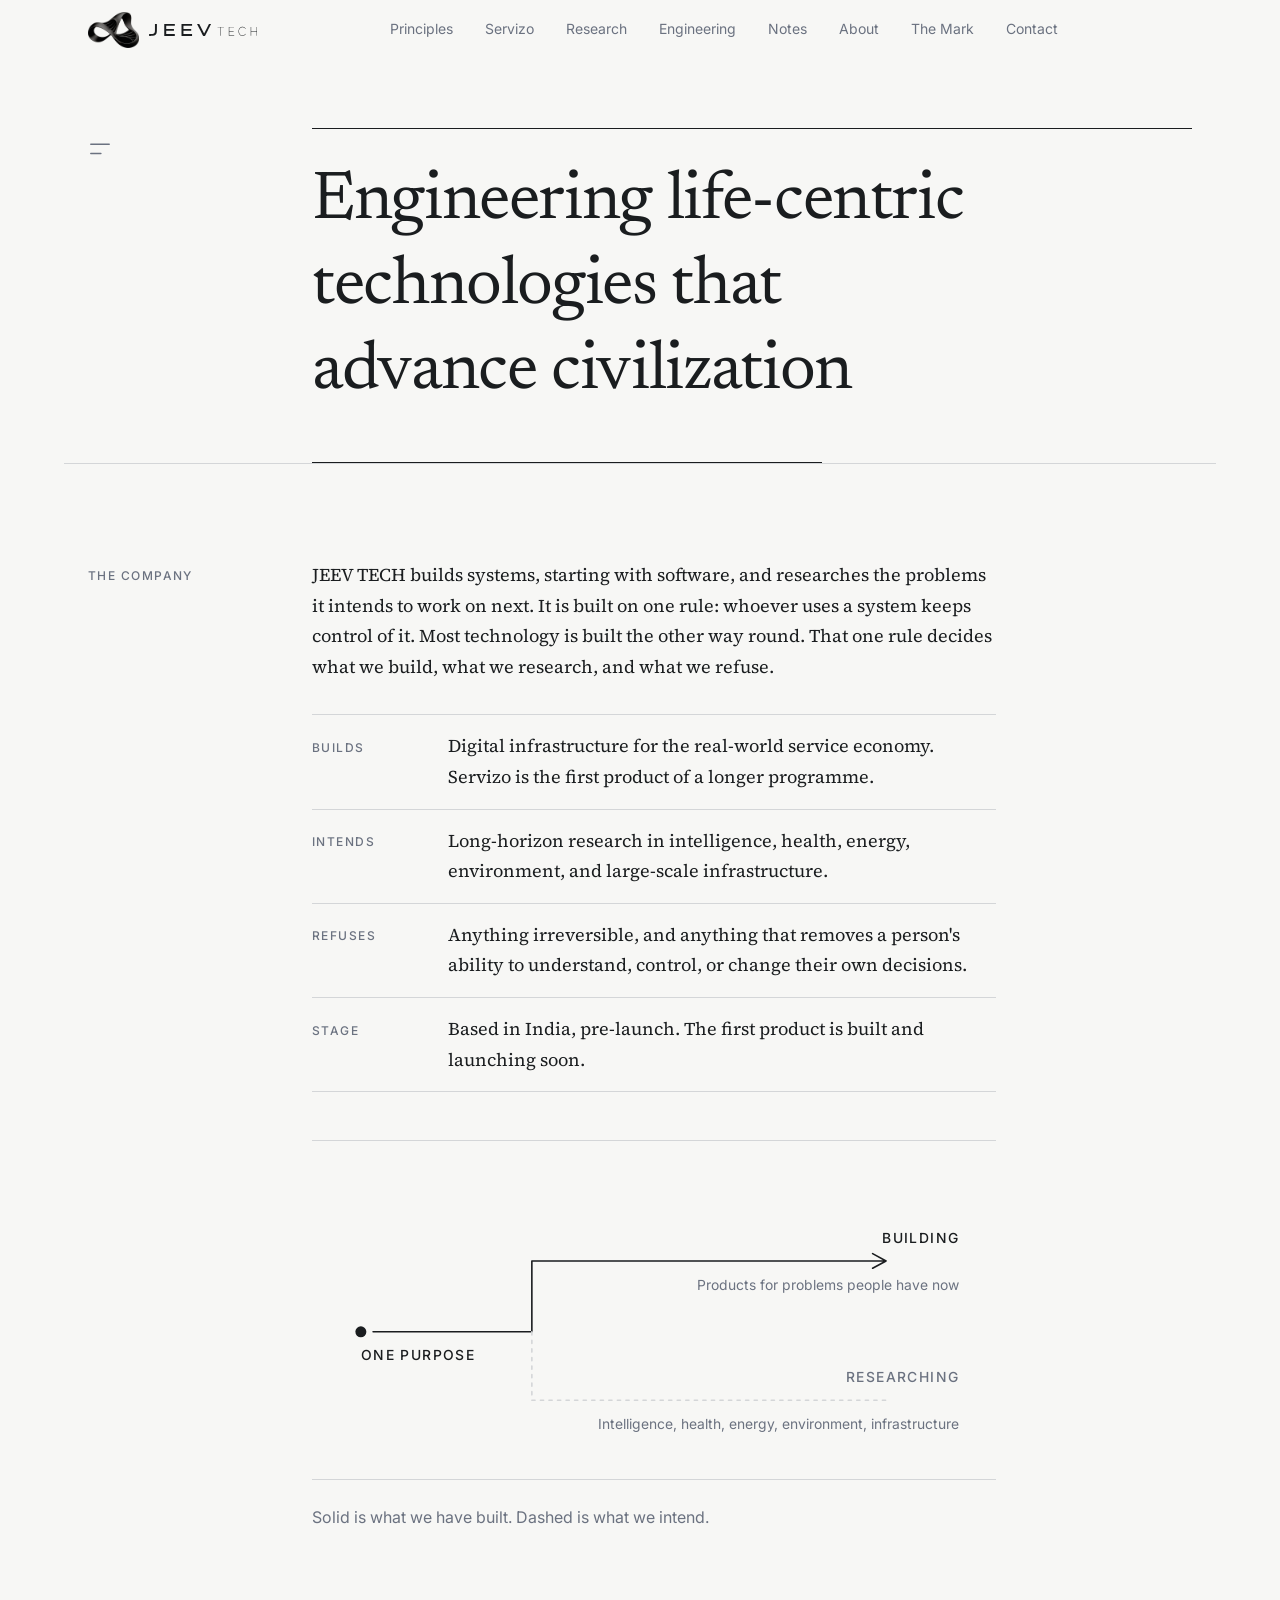
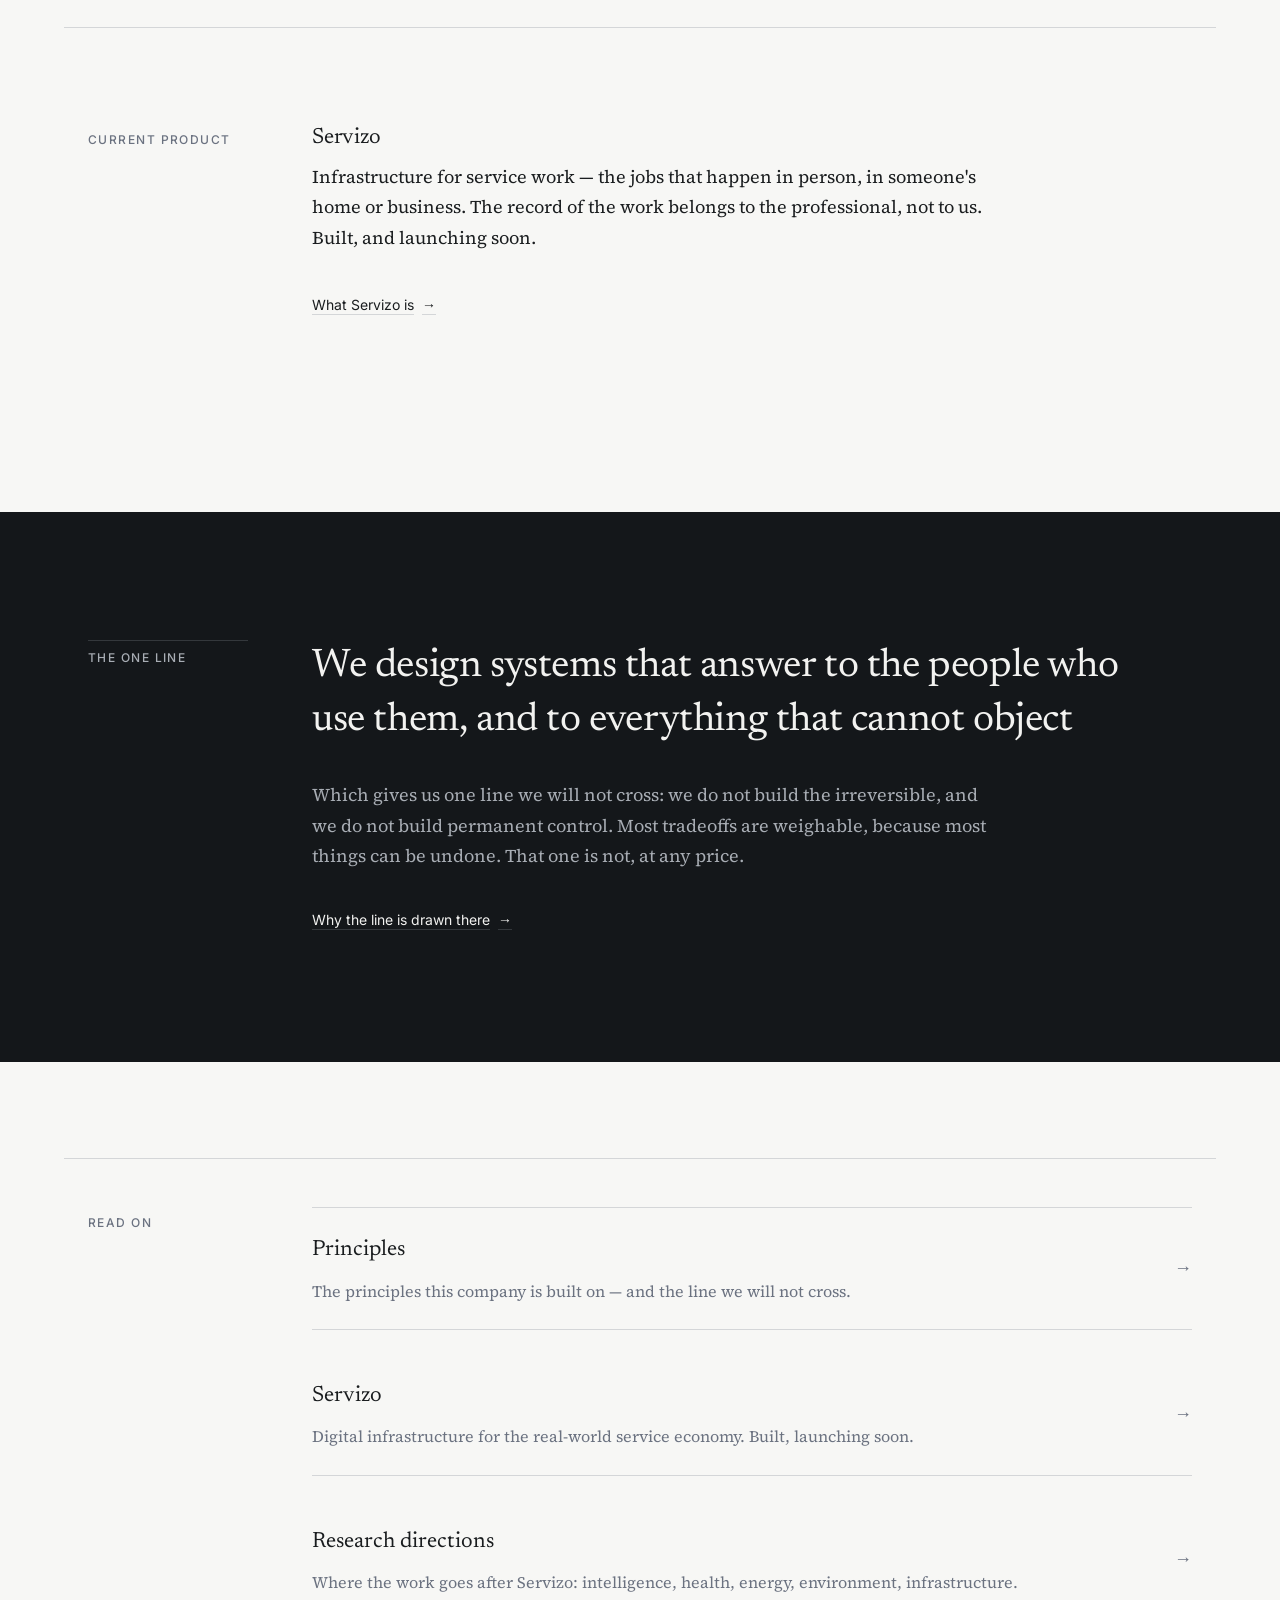
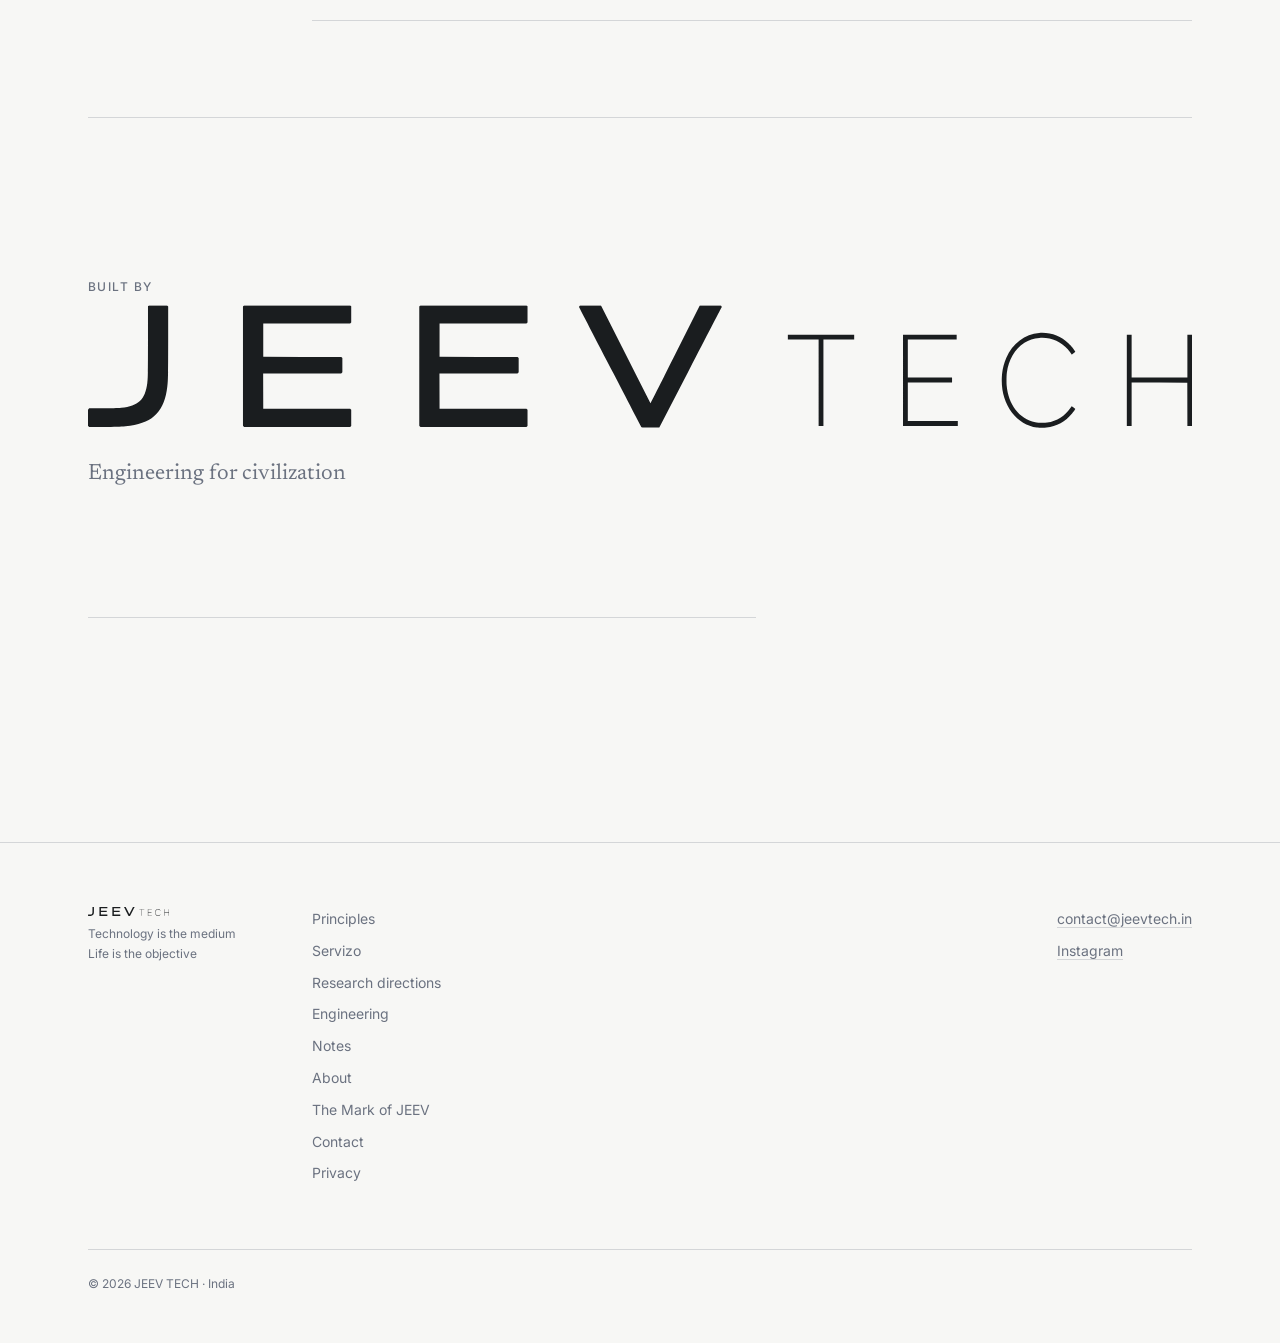
<file: index.html>
<!DOCTYPE html>
<html lang="en">

<head>
  <meta charset="UTF-8">
  <meta name="viewport" content="width=device-width, initial-scale=1.0">
  <title>JEEV TECH — Engineering life-centric technologies</title>
  <meta name="description"
    content="JEEV TECH is an engineering company building technologies that solve real-world problems today, while pursuing research toward the long-term advancement of civilization.">

  <!-- Canonical host is the apex, jeevtech.in. www must 301-redirect to it or these become split URLs. -->
  <link rel="canonical" href="https://jeevtech.in/">
  <meta name="theme-color" content="#F7F7F5">
  <link rel="icon" href="/favicon.ico" sizes="16x16 32x32 48x48">
  <link rel="icon" href="/img/icon.svg" type="image/svg+xml">
  <link rel="apple-touch-icon" href="/apple-touch-icon.png">
  <link rel="manifest" href="/site.webmanifest">
  <meta property="og:type" content="website">
  <meta property="og:site_name" content="JEEV TECH">
  <meta property="og:title" content="JEEV TECH — Engineering life-centric technologies">
  <meta property="og:description"
    content="JEEV TECH is an engineering company building technologies that solve real-world problems today, while pursuing research toward the long-term advancement of civilization.">
  <meta property="og:url" content="https://jeevtech.in/">
  <meta property="og:image" content="https://jeevtech.in/img/og-image.png">
  <meta property="og:image:width" content="1200">
  <meta property="og:image:height" content="630">
  <meta property="og:image:alt" content="JEEV TECH — Engineering life-centric technologies that advance civilization.">
  <meta name="twitter:card" content="summary_large_image">

  <script type="application/ld+json">
  {
    "@context": "https://schema.org",
    "@type": ["Organization", "WebSite"],
    "name": "JEEV TECH",
    "url": "https://jeevtech.in/",
    "email": "contact@jeevtech.in",
    "sameAs": ["https://www.instagram.com/jeev.tech/"],
    "description": "JEEV TECH is an engineering company building technologies that solve real-world problems today, while pursuing research toward the long-term advancement of civilization.",
    "foundingLocation": {"@type":"Country","name":"India"},
    "founder": {
      "@type": "Person",
      "name": "Sanjeev R V",
      "jobTitle": "Founder & Chief Executive Officer",
      "sameAs": "https://www.linkedin.com/in/sanjeev-radhakrishnan-1a4885256"
    }
  }
  </script>

  <!-- Self-hosted fonts and styles — no third-party requests -->
  <link rel="preload" href="fonts/newsreader-normal.woff2" as="font" type="font/woff2" crossorigin>
  <link rel="preload" href="fonts/sourceserif4-normal.woff2" as="font" type="font/woff2" crossorigin>
  <link rel="stylesheet" href="css/tokens.css">
  <link rel="stylesheet" href="css/reset.css">
  <link rel="stylesheet" href="css/base.css">
  <link rel="stylesheet" href="css/layout.css">
  <link rel="stylesheet" href="css/components.css">
  <link rel="stylesheet" href="css/diagram.css">
  <link rel="stylesheet" href="css/signature.css">
  <link rel="stylesheet" href="css/responsive.css">
</head>

<body>

  <a href="#main-content" class="skip-link">Skip to content</a>



  <!-- ============================================================
       HEADER
       ============================================================ -->
  <header class="site-header" role="banner">
    <div class="site-header__inner">
      <a href="/" class="site-brand" aria-label="JEEV TECH — home">
        <img class="site-brand__emblem" src="/img/logo-mark.webp" alt=""
          width="507" height="360" decoding="async">
        <span class="site-brand__wordmark">JEEV <span class="wordmark__descriptor">TECH</span></span>
      </a>

      <button class="menu-toggle" aria-label="Open menu" aria-expanded="false" aria-controls="site-nav"
        id="menu-toggle">
        <span class="menu-toggle__icon" aria-hidden="true"></span>
      </button>

      <nav class="site-nav" id="site-nav" role="navigation" aria-label="Main navigation">
        <a href="/principles" class="site-nav__link">Principles</a>
        <a href="/servizo" class="site-nav__link">Servizo</a>
        <a href="/research" class="site-nav__link">Research</a>
        <a href="/engineering" class="site-nav__link">Engineering</a>
        <a href="/notes" class="site-nav__link">Notes</a>
        <a href="/about" class="site-nav__link">About</a>
        <a href="/mark" class="site-nav__link">The Mark</a>
        <a href="/contact" class="site-nav__link">Contact</a>
      </nav>

      <div class="nav-overlay" id="nav-overlay" aria-hidden="true"></div>
    </div>
  </header>

  <!-- ============================================================
       MAIN
       ============================================================ -->
  <main id="main-content">

    <!-- Hero -->
    <section class="hero rail" aria-labelledby="hero-heading">
      <div class="rail__mark"><svg class="page-mark" viewBox="0 0 26 26" role="img" aria-label="The open frame">
          <path d="M3 9 H23" />
          <path d="M3 19 H14" />
        </svg></div>
      <div class="rail__body">

        <div class="uncaging">
          <!-- The bars of the cage; they retract on load. The frame's
               open bottom rule carries the same meaning without motion. -->
          <div class="uncaging__bars" aria-hidden="true">
            <span></span><span></span><span></span><span></span><span></span>
          </div>

          <h1 id="hero-heading" class="hero__statement">
            Engineering <span class="nowrap">life-centric</span> technologies that advance civilization
          </h1>
        </div>
      </div>
    </section>

    <!-- What the company is -->
    <section class="intro rail rail--ruled" aria-labelledby="intro-heading">
      <p class="rail__label">The company</p>
      <div class="rail__body">
        <h2 id="intro-heading" class="sr-only">About JEEV TECH</h2>
        <p>
          JEEV TECH builds systems, starting with software, and researches the problems it intends to work on
          next. It is built on one rule: whoever uses a system keeps control of it. Most technology is built the
          other way round. That one rule decides what we build, what we research, and what we refuse.
        </p>

        <!-- The whole company as four rows. What it does, what it is
             studying, what it will not do, and where it actually is. -->
        <dl class="register register--compact">
          <div class="register__row">
            <dt class="register__term">Builds</dt>
            <dd class="register__desc">
              Digital infrastructure for the real-world service economy. Servizo is the first product of a longer
              programme.
            </dd>
          </div>
          <div class="register__row">
            <dt class="register__term">Intends</dt>
            <dd class="register__desc">
              Long-horizon research in intelligence, health, energy, environment, and large-scale infrastructure.
            </dd>
          </div>
          <div class="register__row">
            <dt class="register__term">Refuses</dt>
            <dd class="register__desc">
              Anything irreversible, and anything that removes a person's ability to understand, control, or change
              their own decisions.
            </dd>
          </div>
          <div class="register__row">
            <dt class="register__term">Stage</dt>
            <dd class="register__desc">
              Based in India, pre-launch. The first product is built and launching soon.
            </dd>
          </div>
        </dl>

        <figure class="diagram">
          <div class="diagram__frame">
            <!-- The viewBox is deliberately narrow. Everything inside an SVG
                 scales with its rendered width, so a wide viewBox shrinks the
                 labels below the body text and the drawing reads as fine
                 print. 560 puts the labels at roughly 16px beside 18px prose. -->
            <svg class="dg-wide" viewBox="0 0 640 256" role="img" aria-labelledby="dg-tracks-t dg-tracks-d">
              <title id="dg-tracks-t">Two tracks from one purpose</title>
              <desc id="dg-tracks-d">One purpose splits into two tracks. The upper track is drawn solid and ends
                in an arrow: the products being built. The lower track is drawn dashed and stops without an arrow:
                the long-horizon research, which does not yet exist.</desc>

              <circle class="dg-dot dg-fade" cx="45.71" cy="148.57" r="5.14" />
              <text class="dg-label dg-label--ink dg-fade" x="45.71" y="174.86">One purpose</text>

              <!-- Line and arrowhead are one path, so the head is drawn by the
                   line arriving rather than appearing ahead of it. -->
              <path class="dg-line dg-draw"
                d="M57.14 148.57 L205.71 148.57 L205.71 82.29 L537.14 82.29 M524.57 75.43 L537.14 82.29 L524.57 89.14" />

              <!-- The research track stops without an arrowhead. It has not
                   arrived anywhere, and the drawing should not claim it has.
                   The dash is what says "not yet" — the labels do not repeat it. -->
              <!-- Starts at the branch, not at the dot: the stem is shared and
                   already drawn solid above. Overlaying it a second time in
                   dashes made the shared purpose look provisional too. -->
              <path class="dg-line dg-line--dashed dg-fade" d="M205.71 148.57 L205.71 212.57 L537.14 212.57" />

              <g class="dg-step" style="--i:0">
                <text class="dg-label dg-label--ink" x="605.71" y="65.14" text-anchor="end">Building</text>
                <text class="dg-note" x="605.71" y="109.71" text-anchor="end">Products for problems people have
                  now</text>
              </g>
              <g class="dg-step" style="--i:1">
                <text class="dg-label" x="605.71" y="195.43" text-anchor="end">Researching</text>
                <text class="dg-note" x="605.71" y="240" text-anchor="end">Intelligence, health, energy,
                  environment, infrastructure</text>
              </g>
            </svg>
            <svg class="dg-narrow" viewBox="0 0 320 226" role="img" aria-labelledby="dg-tracks-mt dg-tracks-md">
              <title id="dg-tracks-mt">Two tracks from one purpose</title>
              <desc id="dg-tracks-md">One purpose splits into two tracks: the products being built, drawn solid,
                and the long-horizon research, drawn dashed because it does not yet exist.</desc>
              <circle class="dg-dot dg-fade" cx="28" cy="26" r="4.5" />
              <text class="dg-label dg-label--ink dg-fade" x="48" y="31">One purpose</text>
              <path class="dg-line dg-draw" d="M28 34 L28 90 L56 90 M46 84 L57 90 L46 96" />
              <path class="dg-line dg-line--dashed dg-fade" d="M28 90 L28 168 L57 168" />
              <g class="dg-step" style="--i:0">
                <text class="dg-label dg-label--ink" x="68" y="95">Building</text>
                <text class="dg-note" x="68" y="117">Products for problems</text>
                <text class="dg-note" x="68" y="135">people have now</text>
              </g>
              <g class="dg-step" style="--i:1">
                <text class="dg-label" x="68" y="173">Researching</text>
                <text class="dg-note" x="68" y="195">Intelligence, health, energy,</text>
                <text class="dg-note" x="68" y="213">environment, infrastructure</text>
              </g>
            </svg>
          </div>
          <figcaption>
            Solid is what we have built. Dashed is what we intend.
          </figcaption>
        </figure>
      </div>
    </section>

    <!-- Evidence. The philosophy below has to be paid for by something real,
         so the product comes before the beliefs. -->
    <section class="intro intro--evidence rail rail--ruled" aria-labelledby="evidence-heading">
      <p class="rail__label">Current product</p>
      <div class="rail__body">
        <h2 id="evidence-heading" class="evidence__name">Servizo</h2>
        <p>
          Infrastructure for service work — the jobs that happen in person, in someone's home or business. The
          record of the work belongs to the professional, not to us. Built, and launching soon.
        </p>
        <a href="/servizo" class="band__link band__link--light">
          What Servizo is <span aria-hidden="true">→</span>
        </a>
      </div>
    </section>

    <!-- The one line — the site's single dark zone -->
    <section class="band" aria-labelledby="band-heading">
      <div class="rail">
        <p class="rail__label">The one line</p>
        <div class="rail__body">
          <h2 id="band-heading" class="band__statement">
            We design systems that answer to the people who use them, and to everything that cannot object
          </h2>
          <p class="band__note">
            Which gives us one line we will not cross: we do not build the irreversible, and we do not build permanent
            control. Most tradeoffs are weighable, because most things can be undone. That one is not, at any price.
          </p>
          <a href="/principles" class="band__link">
            Why the line is drawn there <span aria-hidden="true">→</span>
          </a>
        </div>
      </div>
    </section>

    <!-- Entry Points -->
    <nav class="entry-points rail rail--ruled" aria-label="Explore JEEV TECH">
      <p class="rail__label">Read on</p>
      <div class="entry-points__list rail__body">
        <a href="/principles" class="entry-link" id="entry-philosophy">
          <span class="entry-link__body">
            <span class="entry-link__text">Principles</span>
            <span class="entry-link__desc">The principles this company is built on — and the line we will not
              cross.</span>
          </span>
          <span class="entry-link__arrow" aria-hidden="true">→</span>
        </a>
        <a href="/servizo" class="entry-link" id="entry-servizo">
          <span class="entry-link__body">
            <span class="entry-link__text">Servizo</span>
            <span class="entry-link__desc">Digital infrastructure for the real-world service economy. Built, launching
              soon.</span>
          </span>
          <span class="entry-link__arrow" aria-hidden="true">→</span>
        </a>
        <a href="/research" class="entry-link" id="entry-research">
          <span class="entry-link__body">
            <span class="entry-link__text">Research directions</span>
            <span class="entry-link__desc">Where the work goes after Servizo: intelligence, health, energy,
              environment, infrastructure.</span>
          </span>
          <span class="entry-link__arrow" aria-hidden="true">→</span>
        </a>
      </div>
    </nav>

    <!-- The sign-off. Identity, not a heading — so it is set in the wordmark
         face, not the display serif. aria-hidden because the site name is
         already announced by the header and the footer; a third reading adds
         nothing for a screen reader. -->
    <div class="signature signature--framed" aria-hidden="true">
      <p class="signature__label">Built by</p>
      <span class="signature__mark">JEEV <span class="wordmark__descriptor">TECH</span></span>
      <p class="signature__line">Engineering for civilization</p>
    </div>

  </main>

  <!-- ============================================================
       FOOTER
       ============================================================ -->
  <footer class="site-footer" role="contentinfo">
    <div class="site-footer__inner">
      <div class="site-footer__brand">
        <span class="site-footer__wordmark">JEEV <span class="wordmark__descriptor">TECH</span></span>
        <span class="site-footer__tagline">Technology is the medium<br>Life is the objective</span>
      </div>

      <nav class="site-footer__nav" aria-label="Footer navigation">
        <a href="/principles">Principles</a>
        <a href="/servizo">Servizo</a>
        <a href="/research">Research directions</a>
        <a href="/engineering">Engineering</a>
        <a href="/notes">Notes</a>
        <a href="/about">About</a>
        <a href="/mark">The Mark of JEEV</a>
        <a href="/contact">Contact</a>
        <a href="/privacy">Privacy</a>
      </nav>

      <div class="site-footer__contact">
        <a href="mailto:contact@jeevtech.in">contact@jeevtech.in</a>
        <a href="https://www.instagram.com/jeev.tech/" target="_blank" rel="noopener noreferrer">Instagram</a>
      </div>

      <p class="site-footer__meta">
        &copy; 2026 JEEV TECH &middot; India
      </p>
    </div>
  </footer>

  <script src="js/main.js"></script>
</body>

</html>
</file>
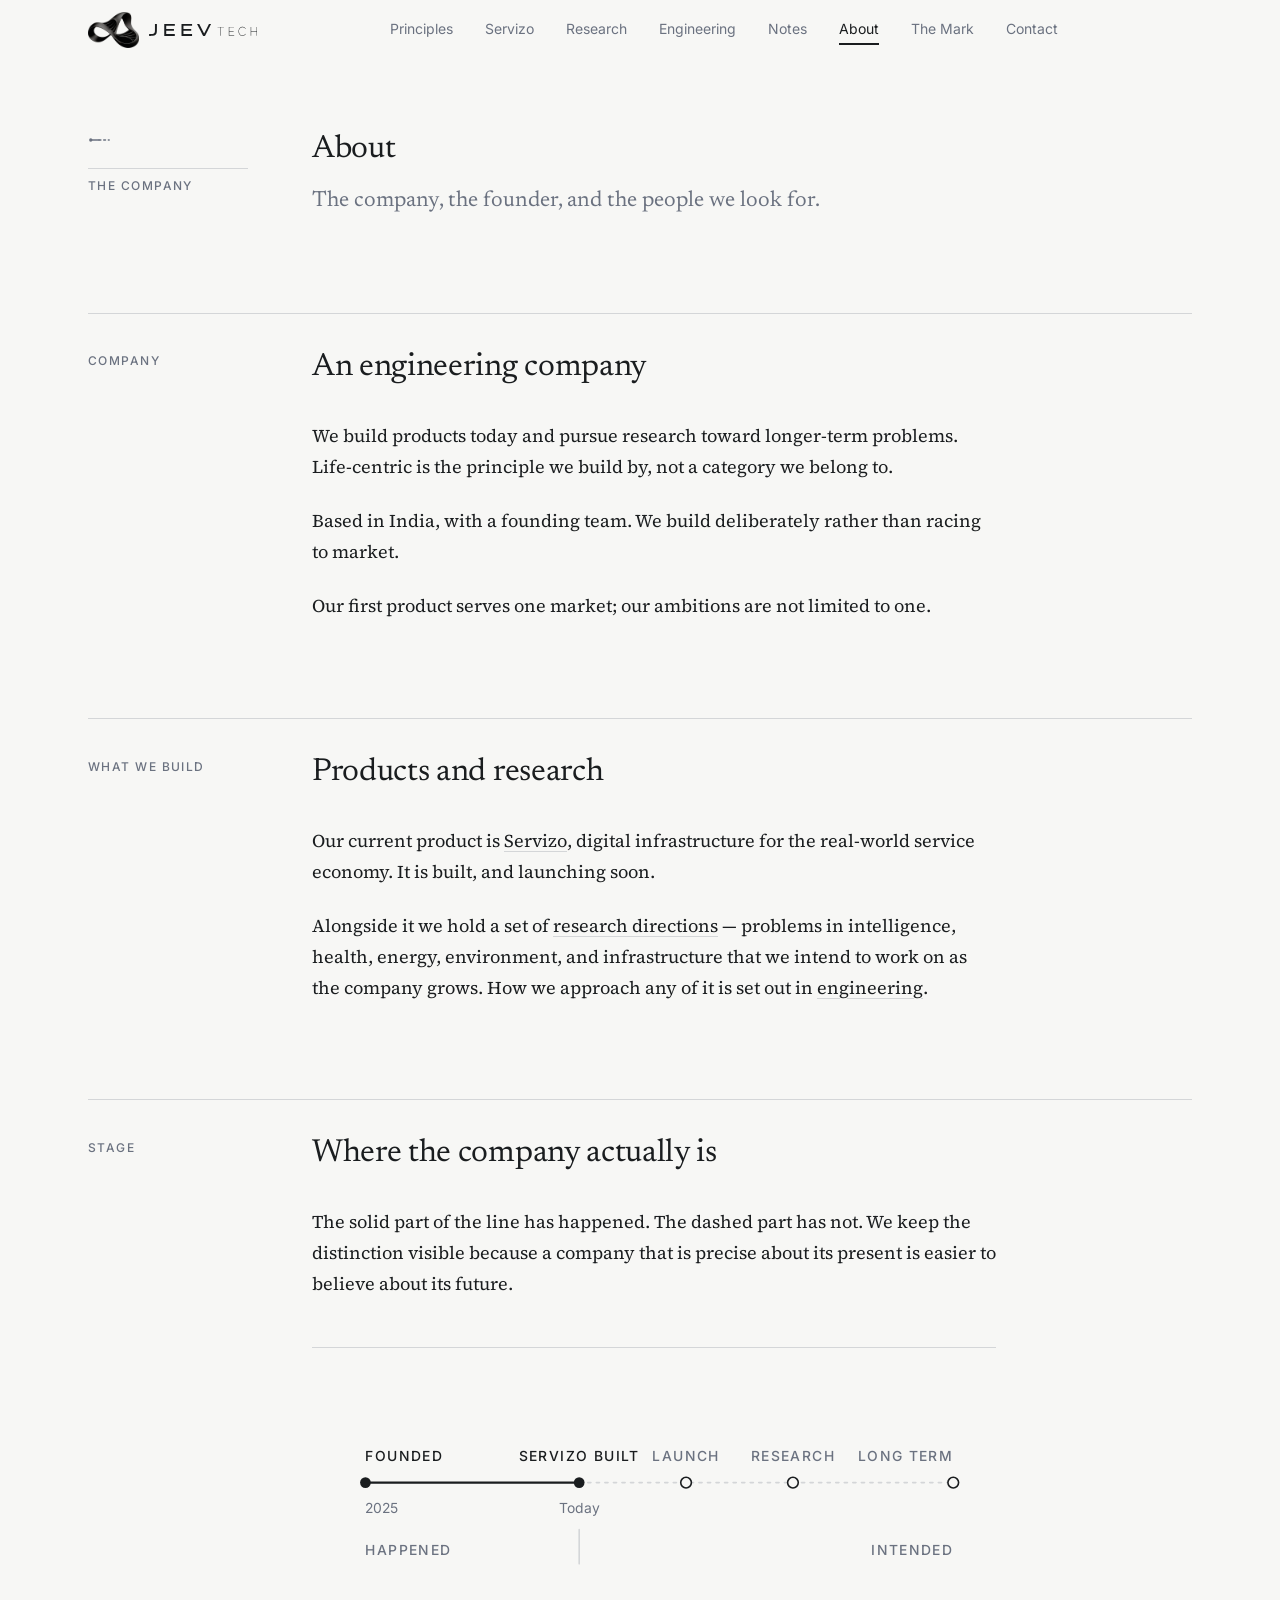
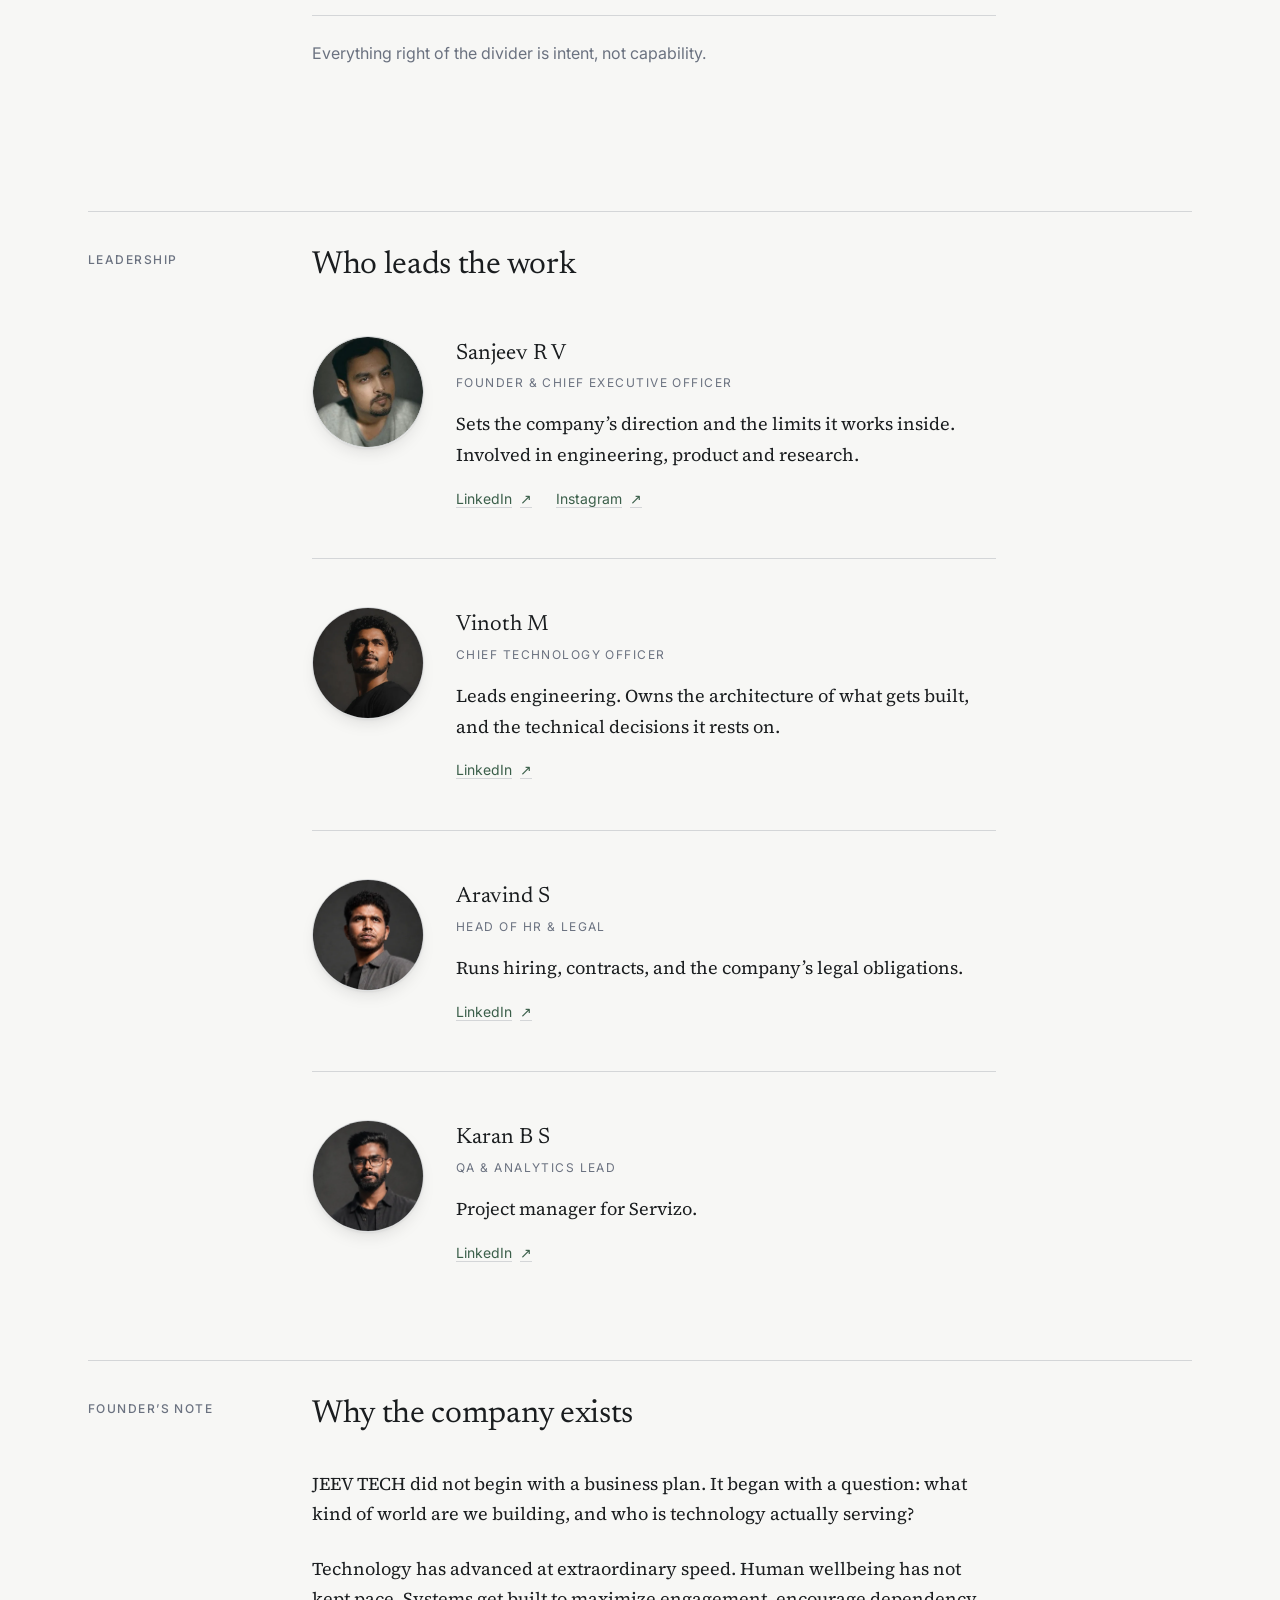
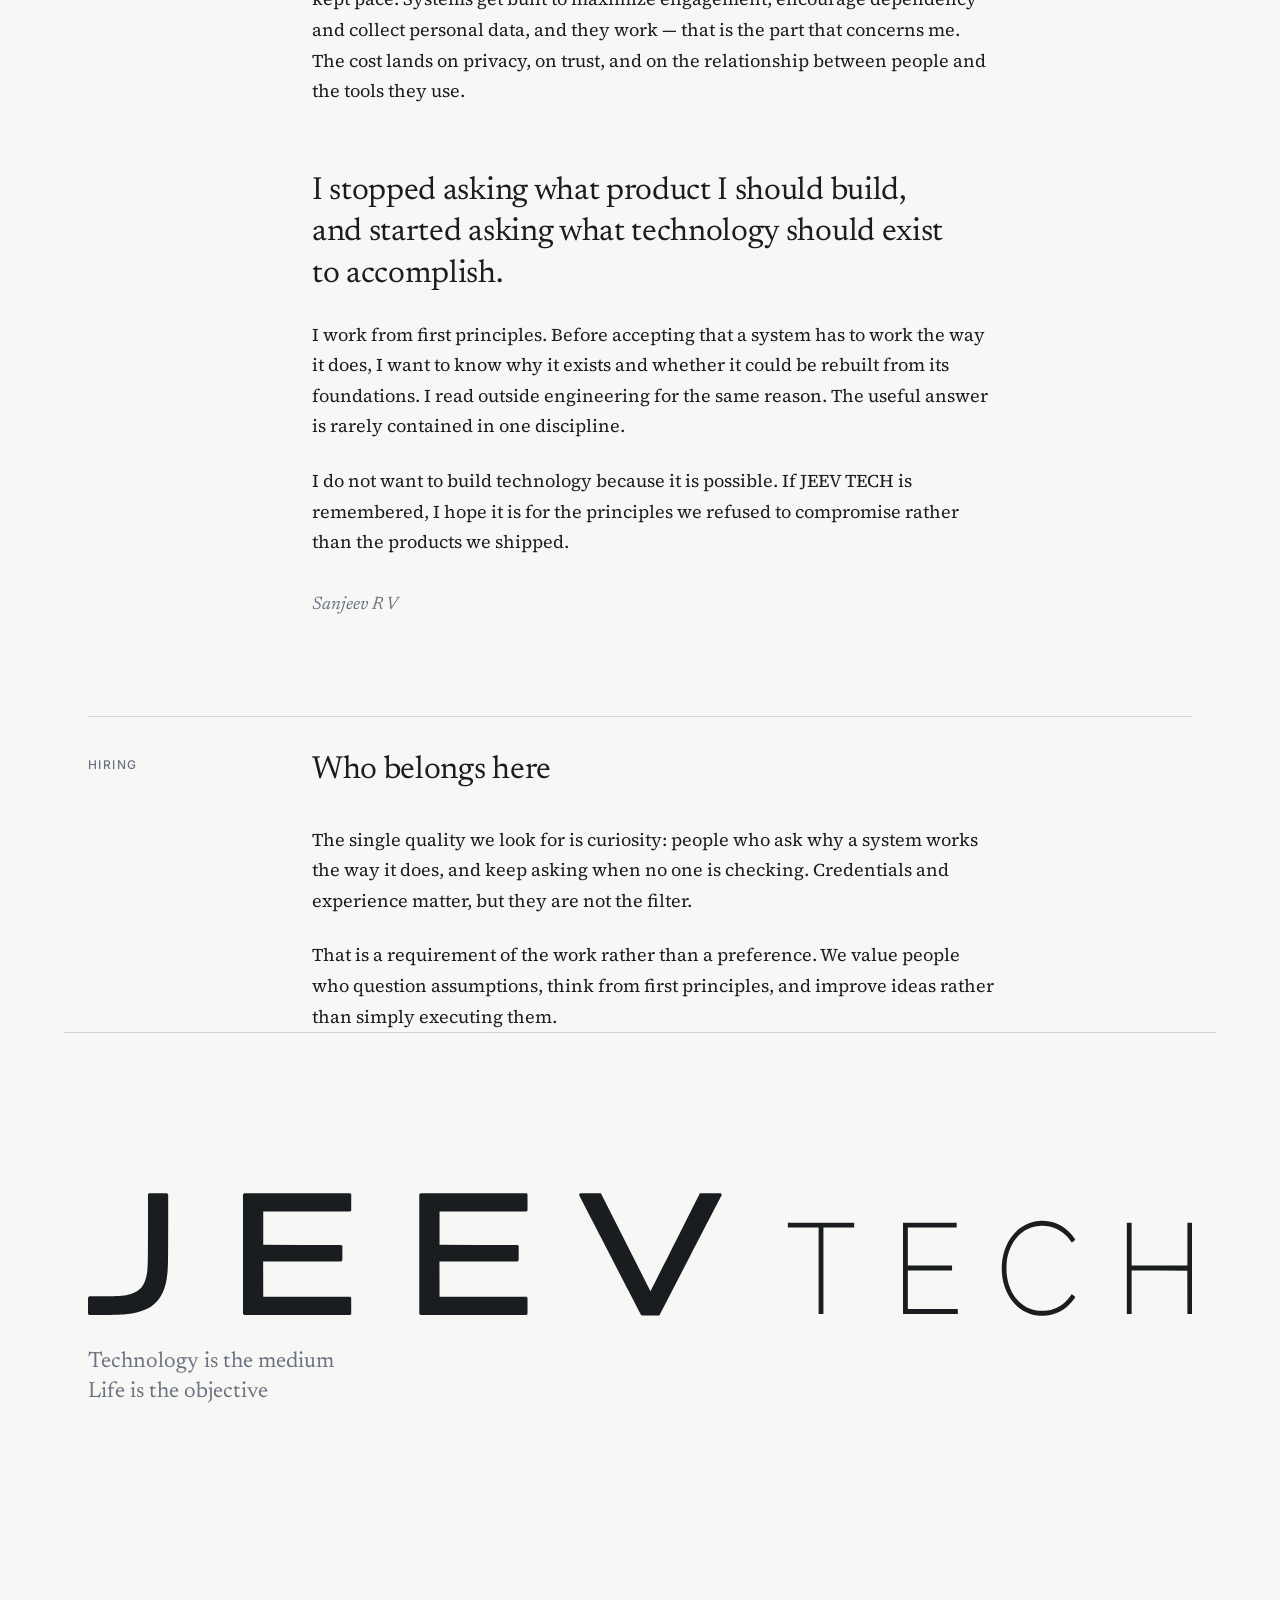
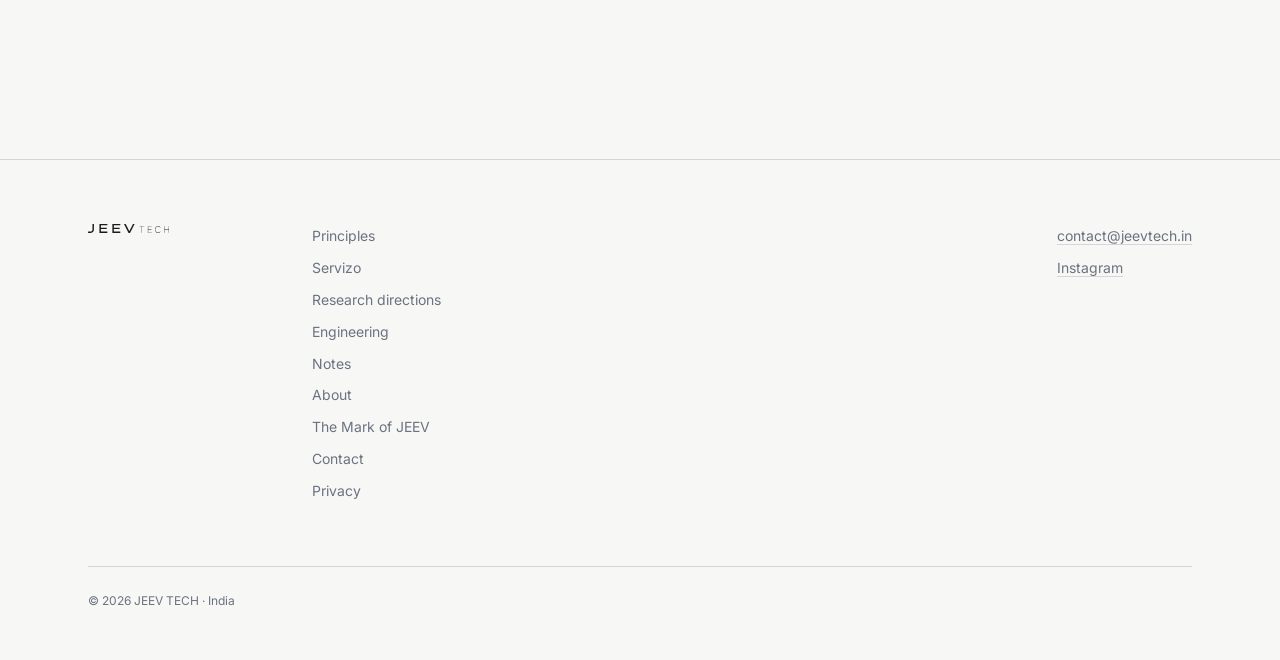
<file: about.html>
<!DOCTYPE html>
<html lang="en">

<head>
  <meta charset="UTF-8">
  <meta name="viewport" content="width=device-width, initial-scale=1.0">
  <title>About — JEEV TECH</title>
  <meta name="description"
    content="JEEV TECH is an engineering company founded by Sanjeev R V. Building products today and pursuing research toward longer-term problems.">
  <!-- Canonical host is the apex, jeevtech.in. www must 301-redirect to it or these become split URLs. -->
  <link rel="canonical" href="https://jeevtech.in/about">
  <meta name="theme-color" content="#F7F7F5">
  <link rel="icon" href="/favicon.ico" sizes="16x16 32x32 48x48">
  <link rel="icon" href="/img/icon.svg" type="image/svg+xml">
  <link rel="apple-touch-icon" href="/apple-touch-icon.png">
  <link rel="manifest" href="/site.webmanifest">
  <meta property="og:type" content="website">
  <meta property="og:site_name" content="JEEV TECH">
  <meta property="og:title" content="About — JEEV TECH">
  <meta property="og:description"
    content="JEEV TECH is an engineering company founded by Sanjeev R V. Building products today and pursuing research toward longer-term problems.">
  <meta property="og:url" content="https://jeevtech.in/about">
  <meta property="og:image" content="https://jeevtech.in/img/og-image.png">
  <meta property="og:image:width" content="1200">
  <meta property="og:image:height" content="630">
  <meta property="og:image:alt" content="JEEV TECH — Engineering life-centric technologies that advance civilization.">
  <meta name="twitter:card" content="summary_large_image">
  <script type="application/ld+json">
  {"@context":"https://schema.org","@graph":[{"@type":"AboutPage","name":"About","description":"The company, the founder, and the people we look for.","mainEntity":[{"@type":"Person","name":"Sanjeev R V","jobTitle":"Founder & Chief Executive Officer","worksFor":{"@type":"Organization","name":"JEEV TECH"},"sameAs":["https://www.linkedin.com/in/sanjeev-radhakrishnan-1a4885256","https://www.instagram.com/jeev__rv"]},{"@type":"Person","name":"Vinoth M","jobTitle":"Chief Technology Officer","worksFor":{"@type":"Organization","name":"JEEV TECH"},"sameAs":["https://www.linkedin.com/in/vinoth-m05"]},{"@type":"Person","name":"Aravind S","jobTitle":"Head of HR & Legal","worksFor":{"@type":"Organization","name":"JEEV TECH"},"sameAs":["https://www.linkedin.com/in/aravind-s-3285bb273"]},{"@type":"Person","name":"Karan B S","jobTitle":["QA & Analytics Lead","Project Manager, Servizo"],"worksFor":{"@type":"Organization","name":"JEEV TECH"},"sameAs":["https://www.linkedin.com/in/karan-795371289"]}]},{"@type":"BreadcrumbList","itemListElement":[{"@type":"ListItem","position":1,"name":"Home","item":"https://jeevtech.in/"},{"@type":"ListItem","position":2,"name":"About","item":"https://jeevtech.in/about"}]}]}
  </script>
  <link rel="preload" href="fonts/newsreader-normal.woff2" as="font" type="font/woff2" crossorigin>
  <link rel="preload" href="fonts/sourceserif4-normal.woff2" as="font" type="font/woff2" crossorigin>
  <link rel="stylesheet" href="css/tokens.css">
  <link rel="stylesheet" href="css/reset.css">
  <link rel="stylesheet" href="css/base.css">
  <link rel="stylesheet" href="css/layout.css">
  <link rel="stylesheet" href="css/components.css">
  <link rel="stylesheet" href="css/diagram.css">
  <link rel="stylesheet" href="css/signature.css">
  <link rel="stylesheet" href="css/responsive.css">
</head>

<body>

  <a href="#main-content" class="skip-link">Skip to content</a>



  <header class="site-header" role="banner">
    <div class="site-header__inner">
      <a href="/" class="site-brand" aria-label="JEEV TECH — home">
        <img class="site-brand__emblem" src="/img/logo-mark.webp" alt=""
          width="507" height="360" decoding="async">
        <span class="site-brand__wordmark">JEEV <span class="wordmark__descriptor">TECH</span></span>
      </a>
      <button class="menu-toggle" aria-label="Open menu" aria-expanded="false" aria-controls="site-nav"
        id="menu-toggle">
        <span class="menu-toggle__icon" aria-hidden="true"></span>
      </button>
      <nav class="site-nav" id="site-nav" role="navigation" aria-label="Main navigation">
        <a href="/principles" class="site-nav__link">Principles</a>
        <a href="/servizo" class="site-nav__link">Servizo</a>
        <a href="/research" class="site-nav__link">Research</a>
        <a href="/engineering" class="site-nav__link">Engineering</a>
        <a href="/notes" class="site-nav__link">Notes</a>
        <a href="/about" class="site-nav__link site-nav__link--active" aria-current="page">About</a>
        <a href="/mark" class="site-nav__link">The Mark</a>
        <a href="/contact" class="site-nav__link">Contact</a>
      </nav>
      <div class="nav-overlay" id="nav-overlay" aria-hidden="true"></div>
    </div>
  </header>

  <main id="main-content">
    <div class="page">

      <div class="page-header">
        <div class="page-header__aside">
          <div class="page-header__mark"><svg class="page-mark" viewBox="0 0 26 26" role="img"
              aria-label="Happened, then intended">
              <path d="M3 13 H12" />
              <path d="M12 13 H23" stroke-dasharray="2 3" />
              <circle cx="3" cy="13" r="1.8" />
            </svg></div>
          <p class="eyebrow">The company</p>
        </div>
        <div class="page-header__body">
          <h1>About</h1>
          <p class="page-lede">The company, the founder, and the people we look for.</p>
        </div>
      </div>

      <div class="page-content">

        <!-- Company -->
        <section class="section" aria-labelledby="about-company">
          <p class="section__label">Company</p>
          <div class="section__body">
            <h2 id="about-company" class="section__heading">An engineering company</h2>
            <p>
              We build products today and pursue research toward longer-term problems. Life-centric is the principle
              we build by, not a category we belong to.
            </p>
            <p>
              Based in India, with a founding team. We build deliberately rather than racing to market.
            </p>
            <p>
              Our first product serves one market; our ambitions are not limited to one.
            </p>
          </div>
        </section>


        <!-- What we build — the company before the person -->
        <section class="section" aria-labelledby="about-build">
          <p class="section__label">What we build</p>
          <div class="section__body">
            <h2 id="about-build" class="section__heading">Products and research</h2>
            <p>
              Our current product is <a href="/servizo">Servizo</a>, digital infrastructure for the real-world
              service economy. It is built, and launching soon.
            </p>
            <p>
              Alongside it we hold a set of <a href="/research">research directions</a> — problems in intelligence,
              health, energy, environment, and infrastructure that we intend to work on as the company grows. How we
              approach any of it is set out in <a href="/engineering">engineering</a>.
            </p>
          </div>
        </section>

        <!-- Stage: solid where it has happened, dashed where it has not -->
        <section class="section" aria-labelledby="about-stage">
          <p class="section__label">Stage</p>
          <div class="section__body section__body--wide">
            <h2 id="about-stage" class="section__heading">Where the company actually is</h2>
            <p>
              The solid part of the line has happened. The dashed part has not. We keep the distinction visible because
              a company that is precise about its present is easier to believe about its future.
            </p>

            <figure class="diagram">
              <div class="diagram__frame">
                <svg class="dg-wide" viewBox="0 0 640 190" role="img" aria-labelledby="dg-stage-t dg-stage-d">
                  <title id="dg-stage-t">Company stage</title>
                  <desc id="dg-stage-d">Two points have happened: the company was founded, and Servizo was built.
                    Three are intended and have not happened: launch, research work, and long-term research
                    programmes.</desc>

                  <path class="dg-line dg-line--heavy dg-draw" d="M50 96 L250 96" />
                  <path class="dg-line dg-line--dashed dg-fade" d="M250 96 L600 96" />

                  <g class="dg-step" style="--i:0">
                    <circle class="dg-dot" cx="50" cy="96" r="5" />
                    <text class="dg-label dg-label--ink" x="50" y="76">Founded</text>
                    <text class="dg-note" x="50" y="124">2025</text>
                  </g>
                  <g class="dg-step" style="--i:1">
                    <circle class="dg-dot" cx="250" cy="96" r="5" />
                    <text class="dg-label dg-label--ink" x="250" y="76" text-anchor="middle">Servizo built</text>
                    <text class="dg-note" x="250" y="124" text-anchor="middle">Today</text>
                  </g>
                  <g class="dg-step" style="--i:2">
                    <circle class="dg-node" cx="350" cy="96" r="5" />
                    <text class="dg-label" x="350" y="76" text-anchor="middle">Launch</text>
                  </g>
                  <g class="dg-step" style="--i:3">
                    <circle class="dg-node" cx="450" cy="96" r="5" />
                    <text class="dg-label" x="450" y="76" text-anchor="middle">Research</text>
                  </g>
                  <g class="dg-step" style="--i:4">
                    <circle class="dg-node" cx="600" cy="96" r="5" />
                    <text class="dg-label" x="600" y="76" text-anchor="end">Long term</text>
                  </g>

                  <g class="dg-fade">
                    <text class="dg-label" x="50" y="164">Happened</text>
                    <text class="dg-label" x="600" y="164" text-anchor="end">Intended</text>
                    <path class="dg-line dg-line--faint" d="M250 140 L250 172" />
                  </g>
                </svg>
                <svg class="dg-narrow" viewBox="0 0 320 250" role="img" aria-labelledby="dg-stage-mt dg-stage-md">
                  <title id="dg-stage-mt">Company stage</title>
                  <desc id="dg-stage-md">Founded and Servizo built have happened. Launch, and the research that
                    follows, are intended.</desc>
                  <path class="dg-line dg-draw" d="M40 30 L40 90" />
                  <path class="dg-line dg-line--dashed dg-fade" d="M40 90 L40 210" />
                  <g class="dg-step" style="--i:0">
                    <circle class="dg-dot" cx="40" cy="30" r="4.5" />
                    <text class="dg-label dg-label--ink" x="62" y="35">Founded</text>
                    <text class="dg-note" x="62" y="53">2025</text>
                  </g>
                  <g class="dg-step" style="--i:1">
                    <circle class="dg-dot" cx="40" cy="90" r="4.5" />
                    <text class="dg-label dg-label--ink" x="62" y="95">Servizo built</text>
                    <text class="dg-note" x="62" y="113">Today</text>
                  </g>
                  <g class="dg-step" style="--i:2">
                    <circle class="dg-dot" cx="40" cy="150" r="4.5" />
                    <text class="dg-label" x="62" y="155">Launch</text>
                  </g>
                  <g class="dg-step" style="--i:3">
                    <circle class="dg-dot" cx="40" cy="210" r="4.5" />
                    <text class="dg-label" x="62" y="215">Research</text>
                    <text class="dg-note" x="62" y="233">Long term</text>
                  </g>
                </svg>
              </div>
              <figcaption>
                Everything right of the divider is intent, not capability.
              </figcaption>
            </figure>
          </div>
        </section>

        <!-- Leadership: every person, stated the same way -->
        <section class="section" aria-labelledby="about-leadership">
          <p class="section__label">Leadership</p>
          <div class="section__body">
            <h2 id="about-leadership" class="section__heading">Who leads the work</h2>

            <div class="person">
              <div class="person__portrait">
                <img src="img/founder.webp" alt="Sanjeev R V, Founder and Chief Executive Officer of JEEV TECH"
                  width="320" height="320" loading="lazy">
              </div>
              <div class="person__body">
                <p class="person__name">Sanjeev R V</p>
                <p class="person__role">Founder &amp; Chief Executive Officer</p>
                <p class="person__note">
                  Sets the company&#8217;s direction and the limits it works inside. Involved in engineering, product
                  and research.
                </p>
                <span class="person__links">
                  <a href="https://www.linkedin.com/in/sanjeev-radhakrishnan-1a4885256" class="person__link"
                    target="_blank" rel="noopener noreferrer">LinkedIn <span aria-hidden="true">&#8599;</span></a>
                  <a href="https://www.instagram.com/jeev__rv" class="person__link" target="_blank"
                    rel="noopener noreferrer">Instagram <span aria-hidden="true">&#8599;</span></a>
                </span>
              </div>
            </div>

            <div class="person">
              <div class="person__portrait">
                <img src="img/cto.webp" alt="Vinoth M, Chief Technology Officer of JEEV TECH" width="640" height="640"
                  loading="lazy">
              </div>
              <div class="person__body">
                <p class="person__name">Vinoth M</p>
                <p class="person__role">Chief Technology Officer</p>
                <p class="person__note">
                  Leads engineering. Owns the architecture of what gets built, and the technical decisions it
                  rests on.
                </p>
                <span class="person__links">
                  <a href="https://www.linkedin.com/in/vinoth-m05" class="person__link" target="_blank"
                    rel="noopener noreferrer">LinkedIn <span aria-hidden="true">&#8599;</span></a>
                </span>
              </div>
            </div>

            <div class="person">
              <div class="person__portrait">
                <img src="img/hr-legal.webp" alt="Aravind S, Head of HR and Legal of JEEV TECH" width="448"
                  height="448" loading="lazy">
              </div>
              <div class="person__body">
                <p class="person__name">Aravind S</p>
                <p class="person__role">Head of HR &amp; Legal</p>
                <p class="person__note">
                  Runs hiring, contracts, and the company&#8217;s legal obligations.
                </p>
                <span class="person__links">
                  <a href="https://www.linkedin.com/in/aravind-s-3285bb273" class="person__link" target="_blank"
                    rel="noopener noreferrer">LinkedIn <span aria-hidden="true">&#8599;</span></a>
                </span>
              </div>
            </div>

            <div class="person">
              <div class="person__portrait">
                <img src="img/qa-lead.webp" alt="Karan B S, QA and Analytics Lead of JEEV TECH" width="448"
                  height="448" loading="lazy">
              </div>
              <div class="person__body">
                <p class="person__name">Karan B S</p>
                <p class="person__role">QA &amp; Analytics Lead</p>
                <p class="person__note">
                  Project manager for Servizo.
                </p>
                <span class="person__links">
                  <a href="https://www.linkedin.com/in/karan-795371289" class="person__link" target="_blank"
                    rel="noopener noreferrer">LinkedIn <span aria-hidden="true">&#8599;</span></a>
                </span>
              </div>
            </div>
          </div>
        </section>

        <!-- The founder's note stays first person because it is signed -->
        <section class="section" aria-labelledby="about-founder">
          <p class="section__label">Founder&#8217;s note</p>
          <div class="section__body">
            <h2 id="about-founder" class="section__heading">Why the company exists</h2>

            <div class="founder__bio">
              <p>
                JEEV TECH did not begin with a business plan. It began with a question: what kind of world are we
                building, and who is technology actually serving?
              </p>
              <p>
                Technology has advanced at extraordinary speed. Human wellbeing has not kept pace. Systems get built to
                maximize engagement, encourage dependency and collect personal data, and they work &mdash; that is the
                part that concerns me. The cost lands on privacy, on trust, and on the relationship between people and
                the tools they use.
              </p>
              <p class="pull">
                I stopped asking what product I should build, and started asking what technology should exist to
                accomplish.
              </p>
              <p>
                I work from first principles. Before accepting that a system has to work the way it does, I want to
                know why it exists and whether it could be rebuilt from its foundations. I read outside engineering for
                the same reason. The useful answer is rarely contained in one discipline.
              </p>
              <p>
                I do not want to build technology because it is possible. If JEEV TECH is remembered, I hope it is for
                the principles we refused to compromise rather than the products we shipped.
              </p>
            </div>

            <p class="founder__sign">Sanjeev R V</p>
          </div>
        </section>

        <!-- Who belongs here -->
        <section class="section" aria-labelledby="about-team">
          <p class="section__label">Hiring</p>
          <div class="section__body">
            <h2 id="about-team" class="section__heading">Who belongs here</h2>
            <p>
              The single quality we look for is curiosity: people who ask why a system works the way it does, and keep
              asking when no one is checking. Credentials and experience matter, but they are not the filter.
            </p>
            <p>
              That is a requirement of the work rather than a preference. We value people who question assumptions,
              think from first principles, and improve ideas rather than simply executing them.
            </p>
          </div>
        </section>

      </div>
    </div>

    <!-- Same sign-off as the homepage. Reserved to these two pages: the one
         that introduces the company and the one that is about it. Everywhere
         else is documentation, where it would be decoration. -->
    <div class="signature signature--ruled" aria-hidden="true">
      <span class="signature__mark">JEEV <span class="wordmark__descriptor">TECH</span></span>
      <p class="signature__line signature__line--tagline">Technology is the medium<br>Life is the objective
      </p>
    </div>

  </main>

  <footer class="site-footer" role="contentinfo">
    <div class="site-footer__inner">
      <div class="site-footer__brand">
        <span class="site-footer__wordmark">JEEV <span class="wordmark__descriptor">TECH</span></span>
        <span class="site-footer__tagline">Technology is the medium<br>Life is the objective</span>
      </div>

      <nav class="site-footer__nav" aria-label="Footer navigation">
        <a href="/principles">Principles</a>
        <a href="/servizo">Servizo</a>
        <a href="/research">Research directions</a>
        <a href="/engineering">Engineering</a>
        <a href="/notes">Notes</a>
        <a href="/about">About</a>
        <a href="/mark">The Mark of JEEV</a>
        <a href="/contact">Contact</a>
        <a href="/privacy">Privacy</a>
      </nav>

      <div class="site-footer__contact">
        <a href="mailto:contact@jeevtech.in">contact@jeevtech.in</a>
        <a href="https://www.instagram.com/jeev.tech/" target="_blank" rel="noopener noreferrer">Instagram</a>
      </div>

      <p class="site-footer__meta">
        &copy; 2026 JEEV TECH &middot; India
      </p>
    </div>
  </footer>

  <script src="js/main.js"></script>
</body>

</html>
</file>
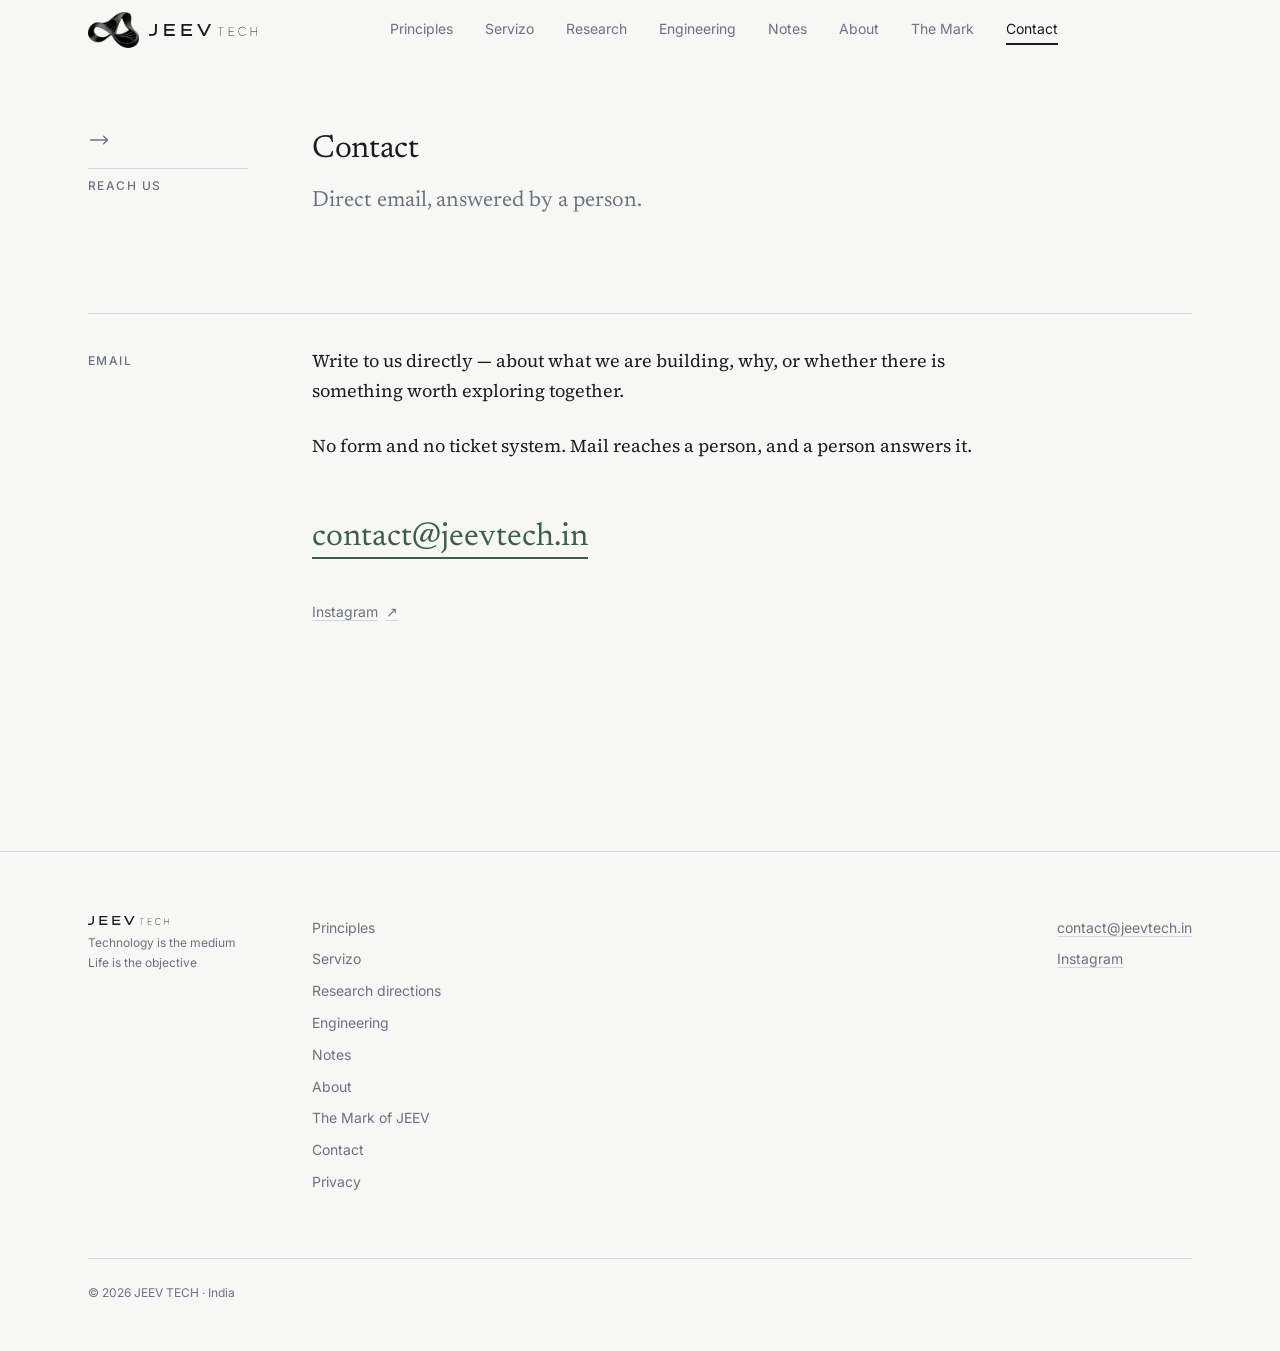
<file: contact.html>
<!DOCTYPE html>
<html lang="en">

<head>
  <meta charset="UTF-8">
  <meta name="viewport" content="width=device-width, initial-scale=1.0">
  <title>Contact — JEEV TECH</title>
  <meta name="description"
    content="Reach JEEV TECH directly at contact@jeevtech.in. No form and no ticket system — mail reaches a person, and a person answers it.">
  <!-- Canonical host is the apex, jeevtech.in. www must 301-redirect to it or these become split URLs. -->
  <link rel="canonical" href="https://jeevtech.in/contact">
  <meta name="theme-color" content="#F7F7F5">
  <link rel="icon" href="/favicon.ico" sizes="16x16 32x32 48x48">
  <link rel="icon" href="/img/icon.svg" type="image/svg+xml">
  <link rel="apple-touch-icon" href="/apple-touch-icon.png">
  <link rel="manifest" href="/site.webmanifest">
  <meta property="og:type" content="website">
  <meta property="og:site_name" content="JEEV TECH">
  <meta property="og:title" content="Contact — JEEV TECH">
  <meta property="og:description"
    content="Reach JEEV TECH directly at contact@jeevtech.in. No form and no ticket system — mail reaches a person, and a person answers it.">
  <meta property="og:url" content="https://jeevtech.in/contact">
  <meta property="og:image" content="https://jeevtech.in/img/og-image.png">
  <meta property="og:image:width" content="1200">
  <meta property="og:image:height" content="630">
  <meta property="og:image:alt" content="JEEV TECH — Engineering life-centric technologies that advance civilization.">
  <meta name="twitter:card" content="summary_large_image">
  <script type="application/ld+json">
  {"@context":"https://schema.org","@graph":[{"@type":"ContactPage","name":"Contact","description":"Reach JEEV TECH directly by email.","mainEntity":{"@type":"Organization","name":"JEEV TECH","email":"contact@jeevtech.in"}},{"@type":"BreadcrumbList","itemListElement":[{"@type":"ListItem","position":1,"name":"Home","item":"https://jeevtech.in/"},{"@type":"ListItem","position":2,"name":"Contact","item":"https://jeevtech.in/contact"}]}]}
  </script>
  <link rel="preload" href="fonts/newsreader-normal.woff2" as="font" type="font/woff2" crossorigin>
  <link rel="preload" href="fonts/sourceserif4-normal.woff2" as="font" type="font/woff2" crossorigin>
  <link rel="stylesheet" href="css/tokens.css">
  <link rel="stylesheet" href="css/reset.css">
  <link rel="stylesheet" href="css/base.css">
  <link rel="stylesheet" href="css/layout.css">
  <link rel="stylesheet" href="css/components.css">
  <link rel="stylesheet" href="css/diagram.css">
  <link rel="stylesheet" href="css/signature.css">
  <link rel="stylesheet" href="css/responsive.css">
</head>

<body>

  <a href="#main-content" class="skip-link">Skip to content</a>



  <header class="site-header" role="banner">
    <div class="site-header__inner">
      <a href="/" class="site-brand" aria-label="JEEV TECH — home">
        <img class="site-brand__emblem" src="/img/logo-mark.webp" alt=""
          width="507" height="360" decoding="async">
        <span class="site-brand__wordmark">JEEV <span class="wordmark__descriptor">TECH</span></span>
      </a>
      <button class="menu-toggle" aria-label="Open menu" aria-expanded="false" aria-controls="site-nav"
        id="menu-toggle">
        <span class="menu-toggle__icon" aria-hidden="true"></span>
      </button>
      <nav class="site-nav" id="site-nav" role="navigation" aria-label="Main navigation">
        <a href="/principles" class="site-nav__link">Principles</a>
        <a href="/servizo" class="site-nav__link">Servizo</a>
        <a href="/research" class="site-nav__link">Research</a>
        <a href="/engineering" class="site-nav__link">Engineering</a>
        <a href="/notes" class="site-nav__link">Notes</a>
        <a href="/about" class="site-nav__link">About</a>
        <a href="/mark" class="site-nav__link">The Mark</a>
        <a href="/contact" class="site-nav__link site-nav__link--active" aria-current="page">Contact</a>
      </nav>
      <div class="nav-overlay" id="nav-overlay" aria-hidden="true"></div>
    </div>
  </header>

  <main id="main-content">
    <div class="page">

      <div class="page-header">
        <div class="page-header__aside">
          <div class="page-header__mark"><svg class="page-mark" viewBox="0 0 26 26" role="img" aria-label="A line out">
              <path d="M3 13 H21" />
              <path d="M17 9 L21 13 L17 17" />
            </svg></div>
          <p class="eyebrow">Reach us</p>
        </div>
        <div class="page-header__body">
          <h1>Contact</h1>
          <p class="page-lede">Direct email, answered by a person.</p>
        </div>
      </div>

      <div class="page-content">

        <section class="section" aria-labelledby="contact-info">
          <p class="section__label">Email</p>
          <div class="section__body">
            <h2 class="sr-only" id="contact-info">Contact information</h2>
            <p>
              Write to us directly — about what we are building, why, or whether there is something worth exploring
              together.
            </p>
            <p>
              No form and no ticket system. Mail reaches a person, and a person answers it.
            </p>

            <div class="contact-email-wrap">
              <a href="mailto:contact@jeevtech.in" class="contact-email" id="contact-email-link">
                contact@jeevtech.in
              </a>
            </div>

            <div class="contact-social">
              <a href="https://www.instagram.com/jeev.tech/" class="contact-social__link" target="_blank"
                rel="noopener noreferrer" id="contact-instagram">
                Instagram <span aria-hidden="true">&#8599;</span>
              </a>
            </div>
          </div>
        </section>

      </div>
    </div>
  </main>

  <footer class="site-footer" role="contentinfo">
    <div class="site-footer__inner">
      <div class="site-footer__brand">
        <span class="site-footer__wordmark">JEEV <span class="wordmark__descriptor">TECH</span></span>
        <span class="site-footer__tagline">Technology is the medium<br>Life is the objective</span>
      </div>

      <nav class="site-footer__nav" aria-label="Footer navigation">
        <a href="/principles">Principles</a>
        <a href="/servizo">Servizo</a>
        <a href="/research">Research directions</a>
        <a href="/engineering">Engineering</a>
        <a href="/notes">Notes</a>
        <a href="/about">About</a>
        <a href="/mark">The Mark of JEEV</a>
        <a href="/contact">Contact</a>
        <a href="/privacy">Privacy</a>
      </nav>

      <div class="site-footer__contact">
        <a href="mailto:contact@jeevtech.in">contact@jeevtech.in</a>
        <a href="https://www.instagram.com/jeev.tech/" target="_blank" rel="noopener noreferrer">Instagram</a>
      </div>

      <p class="site-footer__meta">
        &copy; 2026 JEEV TECH &middot; India
      </p>
    </div>
  </footer>

  <script src="js/main.js"></script>
</body>

</html>
</file>
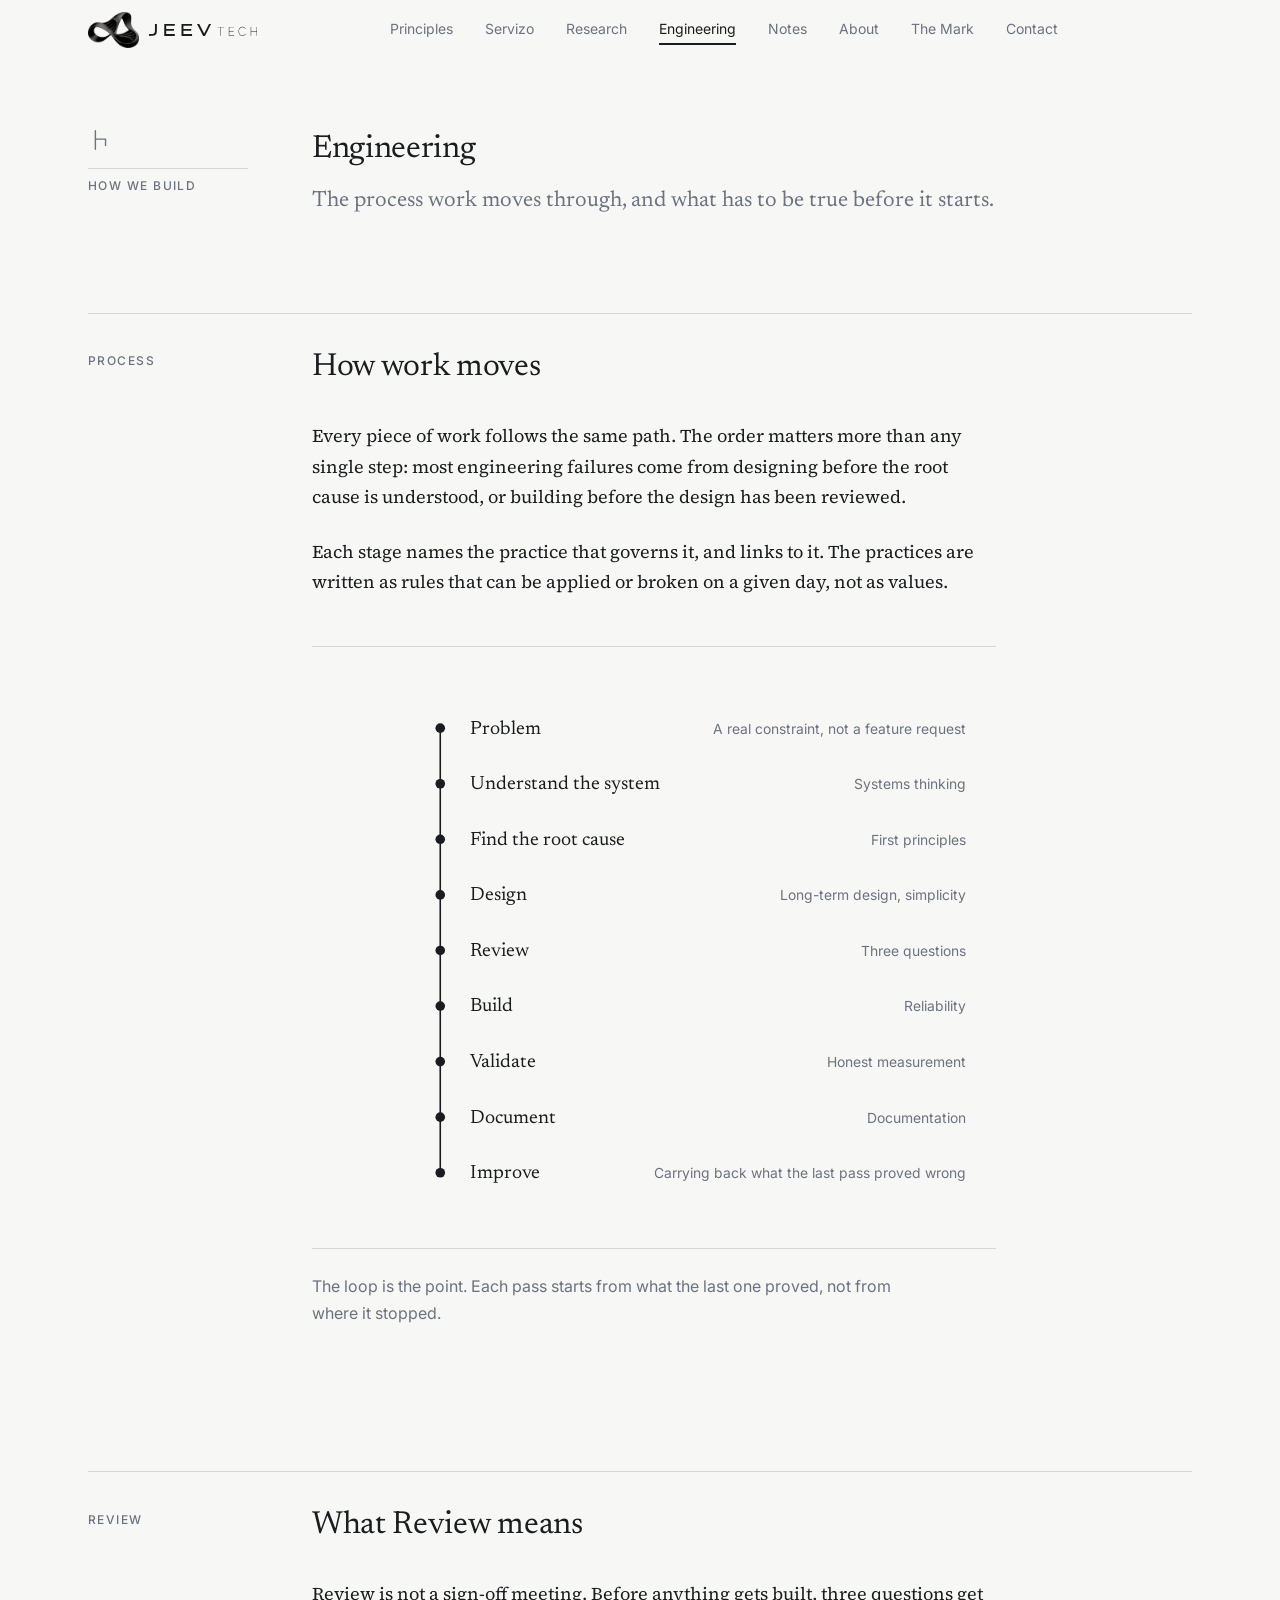
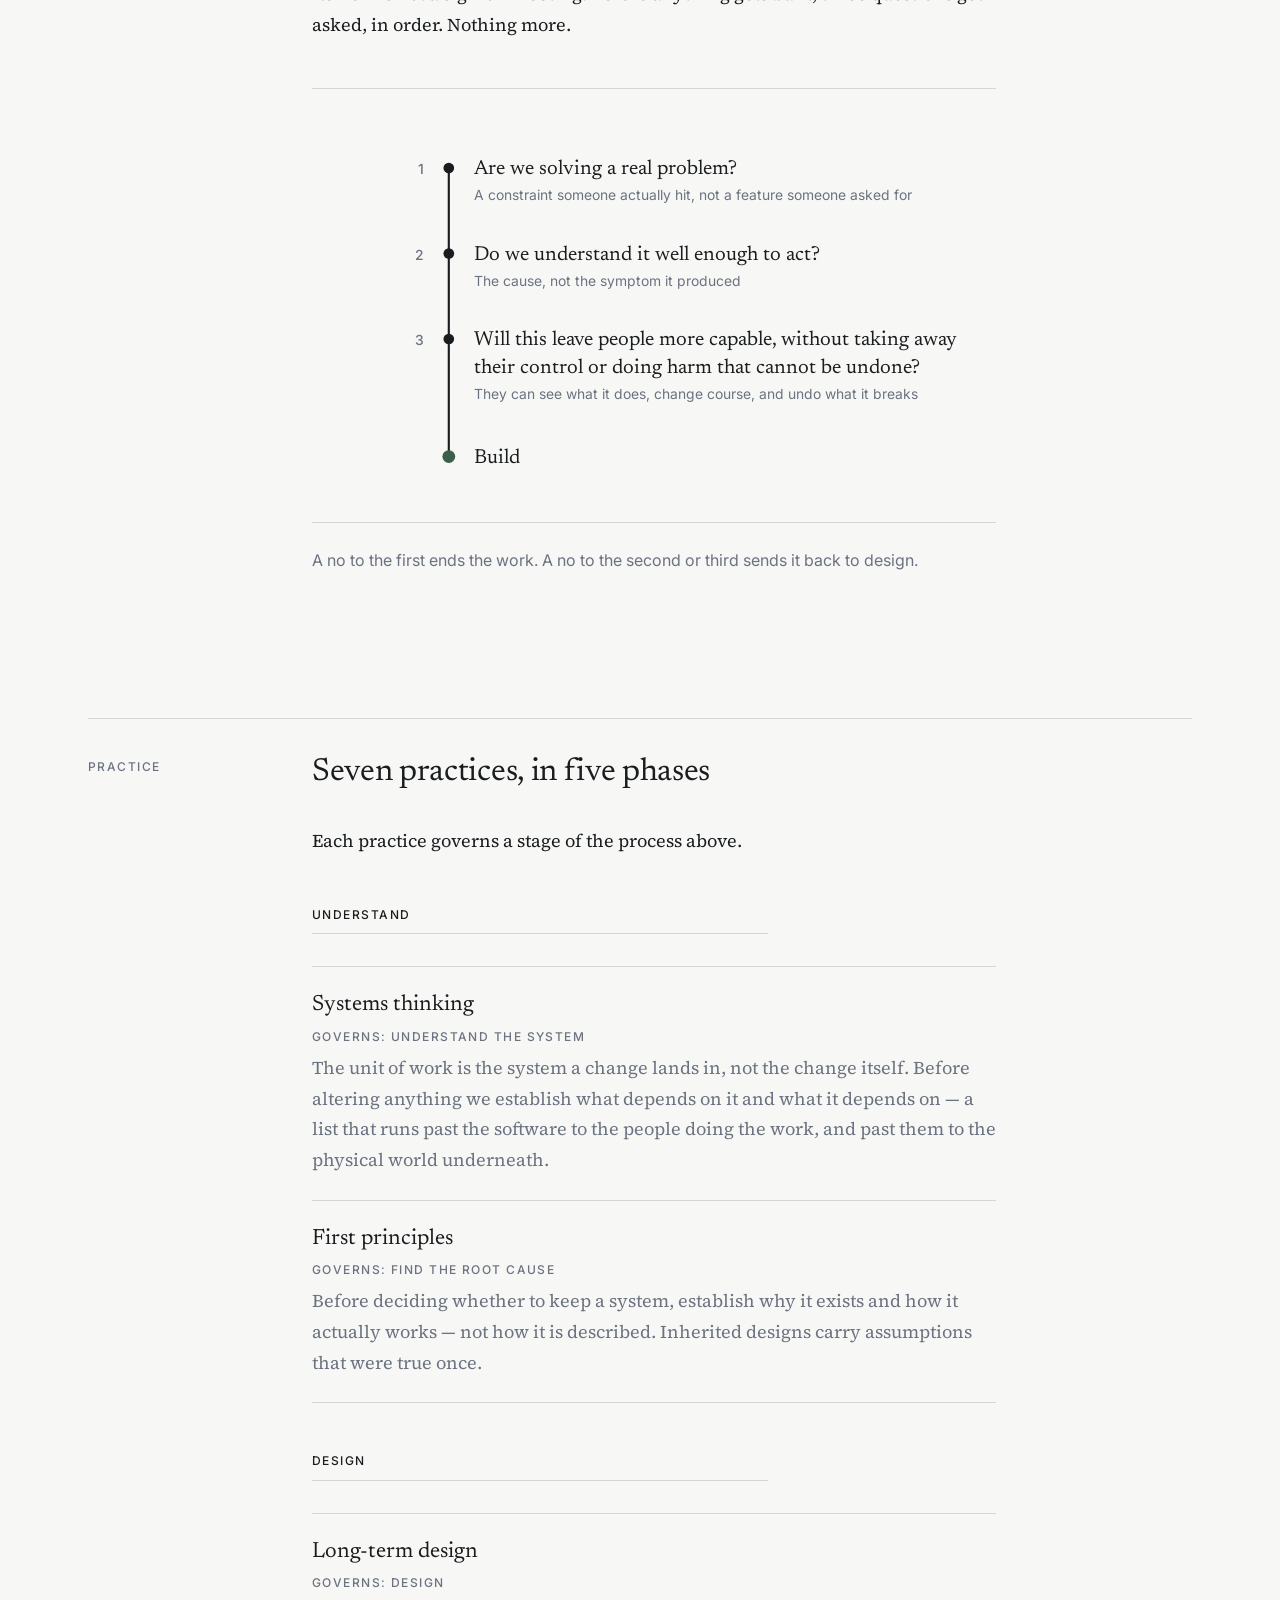
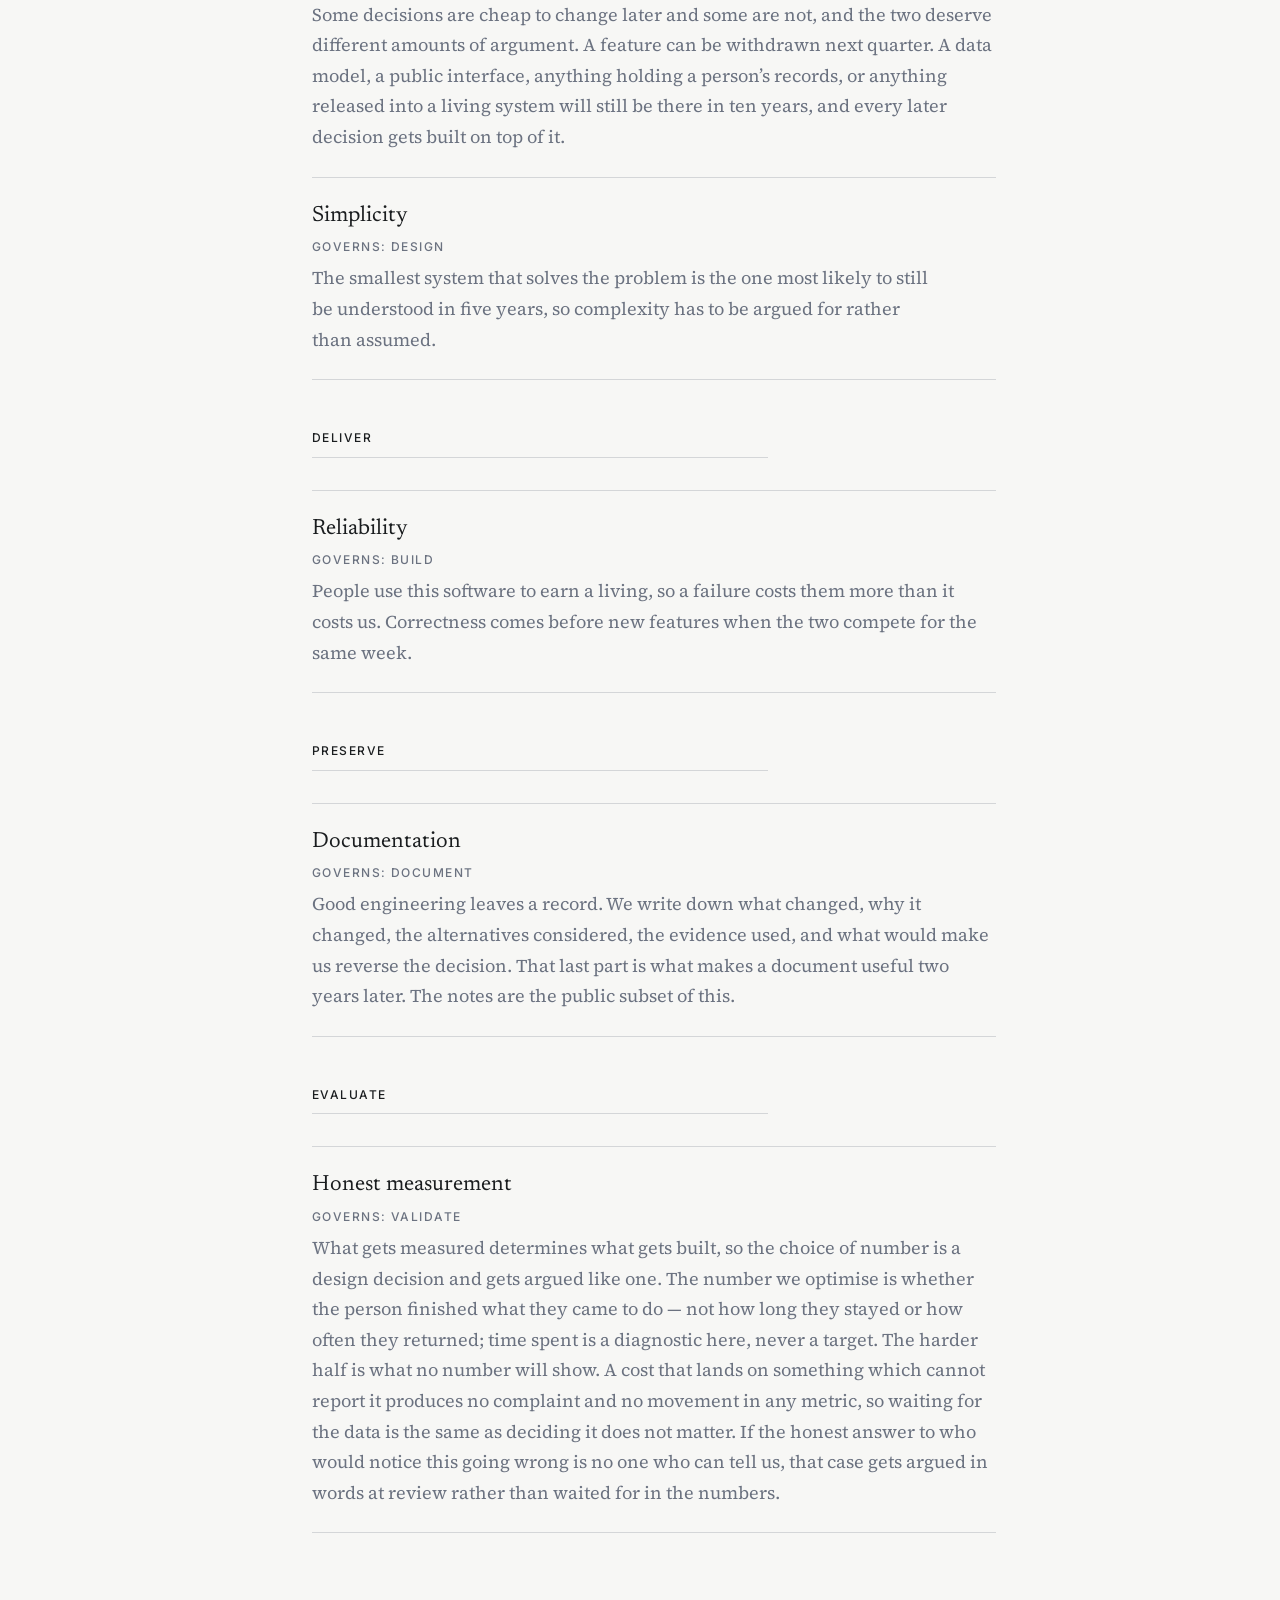
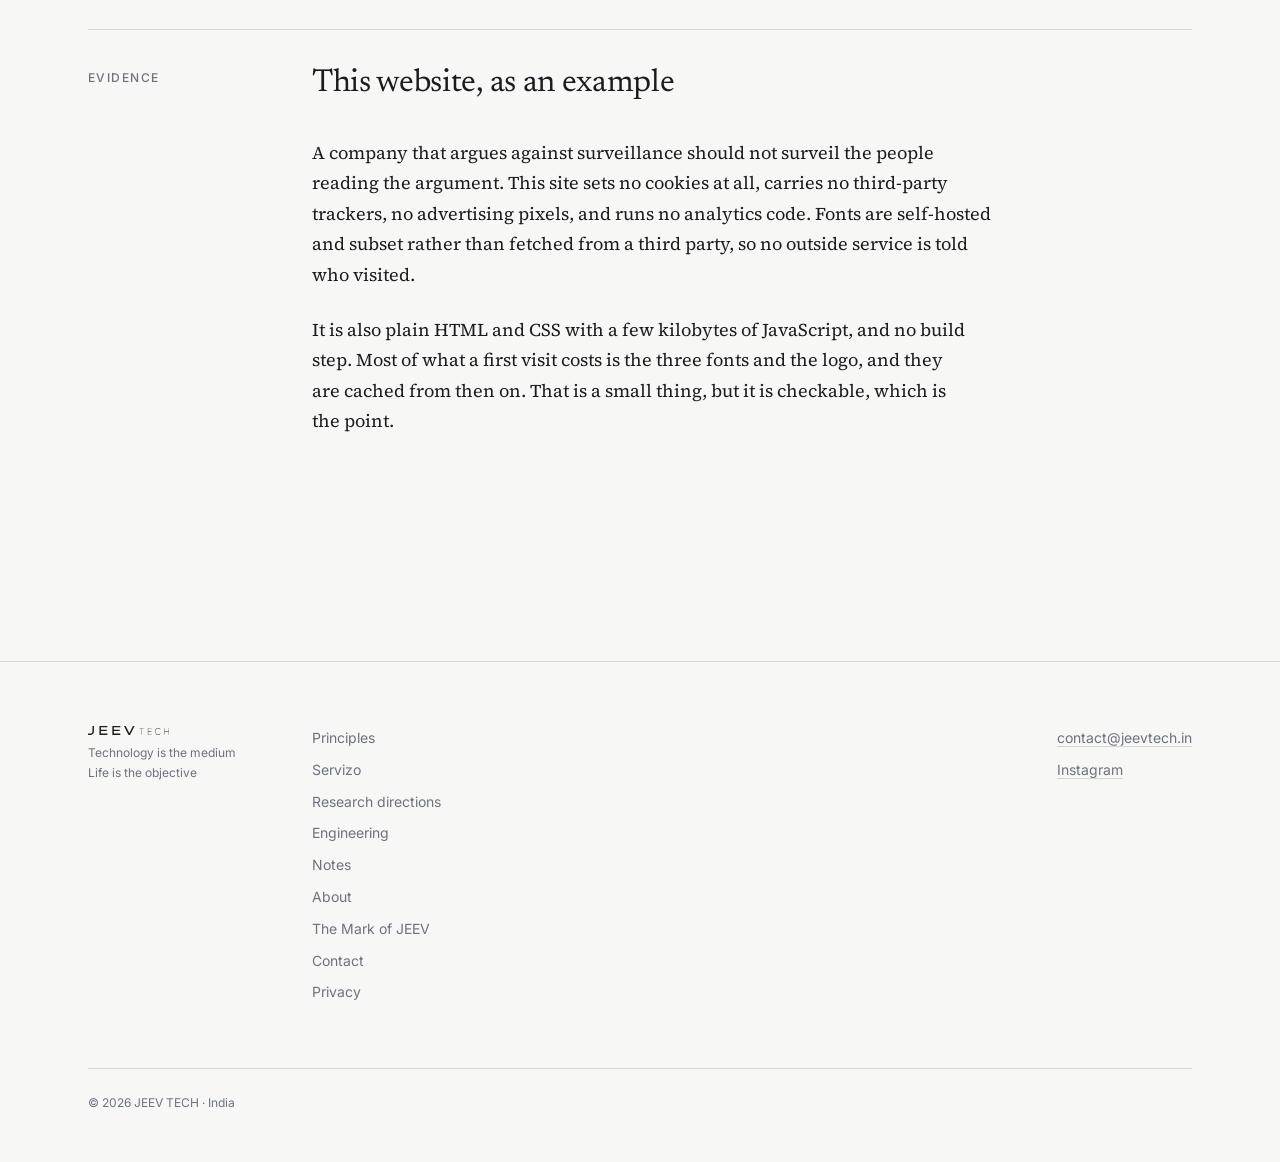
<file: engineering.html>
<!DOCTYPE html>
<html lang="en">

<head>
  <meta charset="UTF-8">
  <meta name="viewport" content="width=device-width, initial-scale=1.0">
  <title>Engineering — JEEV TECH</title>
  <meta name="description"
    content="How JEEV TECH builds: first principles, systems thinking, long-term design, reliability, simplicity, documentation, and honest measurement.">
  <!-- Canonical host is the apex, jeevtech.in. www must 301-redirect to it or these become split URLs. -->
  <link rel="canonical" href="https://jeevtech.in/engineering">
  <meta name="theme-color" content="#F7F7F5">
  <link rel="icon" href="/favicon.ico" sizes="16x16 32x32 48x48">
  <link rel="icon" href="/img/icon.svg" type="image/svg+xml">
  <link rel="apple-touch-icon" href="/apple-touch-icon.png">
  <link rel="manifest" href="/site.webmanifest">
  <meta property="og:type" content="website">
  <meta property="og:site_name" content="JEEV TECH">
  <meta property="og:title" content="Engineering — JEEV TECH">
  <meta property="og:description"
    content="How JEEV TECH builds: first principles, systems thinking, long-term design, reliability, simplicity, documentation, and honest measurement.">
  <meta property="og:url" content="https://jeevtech.in/engineering">
  <meta property="og:image" content="https://jeevtech.in/img/og-image.png">
  <meta property="og:image:width" content="1200">
  <meta property="og:image:height" content="630">
  <meta property="og:image:alt" content="JEEV TECH — Engineering life-centric technologies that advance civilization.">
  <meta name="twitter:card" content="summary_large_image">
  <script type="application/ld+json">
  {"@context":"https://schema.org","@graph":[{"@type":"WebPage","name":"Engineering","description":"The engineering practices JEEV TECH builds by."},{"@type":"BreadcrumbList","itemListElement":[{"@type":"ListItem","position":1,"name":"Home","item":"https://jeevtech.in/"},{"@type":"ListItem","position":2,"name":"Engineering","item":"https://jeevtech.in/engineering"}]}]}
  </script>
  <link rel="preload" href="fonts/newsreader-normal.woff2" as="font" type="font/woff2" crossorigin>
  <link rel="preload" href="fonts/sourceserif4-normal.woff2" as="font" type="font/woff2" crossorigin>
  <link rel="stylesheet" href="css/tokens.css">
  <link rel="stylesheet" href="css/reset.css">
  <link rel="stylesheet" href="css/base.css">
  <link rel="stylesheet" href="css/layout.css">
  <link rel="stylesheet" href="css/components.css">
  <link rel="stylesheet" href="css/diagram.css">
  <link rel="stylesheet" href="css/signature.css">
  <link rel="stylesheet" href="css/responsive.css">
</head>

<body>

  <a href="#main-content" class="skip-link">Skip to content</a>

  <header class="site-header" role="banner">
    <div class="site-header__inner">
      <a href="/" class="site-brand" aria-label="JEEV TECH — home">
        <img class="site-brand__emblem" src="/img/logo-mark.webp" alt=""
          width="507" height="360" decoding="async">
        <span class="site-brand__wordmark">JEEV <span class="wordmark__descriptor">TECH</span></span>
      </a>
      <button class="menu-toggle" aria-label="Open menu" aria-expanded="false" aria-controls="site-nav"
        id="menu-toggle">
        <span class="menu-toggle__icon" aria-hidden="true"></span>
      </button>
      <nav class="site-nav" id="site-nav" role="navigation" aria-label="Main navigation">
        <a href="/principles" class="site-nav__link">Principles</a>
        <a href="/servizo" class="site-nav__link">Servizo</a>
        <a href="/research" class="site-nav__link">Research</a>
        <a href="/engineering" class="site-nav__link site-nav__link--active" aria-current="page">Engineering</a>
        <a href="/notes" class="site-nav__link">Notes</a>
        <a href="/about" class="site-nav__link">About</a>
        <a href="/mark" class="site-nav__link">The Mark</a>
        <a href="/contact" class="site-nav__link">Contact</a>
      </nav>
      <div class="nav-overlay" id="nav-overlay" aria-hidden="true"></div>
    </div>
  </header>

  <main id="main-content">
    <div class="page">

      <div class="page-header">
        <div class="page-header__aside">
          <div class="page-header__mark"><svg class="page-mark" viewBox="0 0 26 26" role="img"
              aria-label="A branching gate">
              <path d="M8 3 V23" />
              <path d="M8 12 H19 V19" />
            </svg></div>
          <p class="eyebrow">How we build</p>
        </div>
        <div class="page-header__body">
          <h1>Engineering</h1>
          <p class="page-lede">The process work moves through, and what has to be true before it starts.</p>
        </div>
      </div>

      <div class="page-content">

        <section class="section" aria-labelledby="eng-process">
          <p class="section__label">Process</p>
          <div class="section__body section__body--wide">
            <h2 id="eng-process" class="section__heading">How work moves</h2>
            <p>
              Every piece of work follows the same path. The order matters more than any single step: most engineering
              failures come from designing before the root cause is understood, or building before the design has been
              reviewed.
            </p>
            <p>
              Each stage names the practice that governs it, and links to it. The practices are written as rules that
              can be applied or broken on a given day, not as values.
            </p>

            <figure class="diagram">
              <div class="diagram__frame">
                <svg class="dg-wide" viewBox="0 0 640 502" role="img" aria-labelledby="dg-flow-t dg-flow-d">
                  <title id="dg-flow-t">The engineering workflow</title>
                  <desc id="dg-flow-d">Nine stages in sequence: problem, understand the system, find the root cause,
                    design, review, build, validate, document, improve. Each stage names the practice that governs it.
                  </desc>

                  <path class="dg-line dg-draw" d="M120 46 L120 462" />

                  <g class="dg-step" style="--i:0">
                    <circle class="dg-dot" cx="120" cy="46" r="4.5" />
                    <text class="dg-stage__name" x="148" y="51">Problem</text>
                    <text class="dg-note" x="612" y="51" text-anchor="end">A real constraint, not a feature
                      request</text>
                  </g>
                  <a href="#p-systems" class="dg-stage dg-step" style="--i:1">
                    <circle class="dg-dot" cx="120" cy="98" r="4.5" />
                    <text class="dg-stage__name" x="148" y="103">Understand the system</text>
                    <text class="dg-note" x="612" y="103" text-anchor="end">Systems thinking</text>
                  </a>
                  <a href="#p-first" class="dg-stage dg-step" style="--i:2">
                    <circle class="dg-dot" cx="120" cy="150" r="4.5" />
                    <text class="dg-stage__name" x="148" y="155">Find the root cause</text>
                    <text class="dg-note" x="612" y="155" text-anchor="end">First principles</text>
                  </a>
                  <a href="#p-longterm" class="dg-stage dg-step" style="--i:3">
                    <circle class="dg-dot" cx="120" cy="202" r="4.5" />
                    <text class="dg-stage__name" x="148" y="207">Design</text>
                    <text class="dg-note" x="612" y="207" text-anchor="end">Long-term design, simplicity</text>
                  </a>
                  <a href="#eng-gate" class="dg-stage dg-step" style="--i:4">
                    <circle class="dg-dot" cx="120" cy="254" r="4.5" />
                    <text class="dg-stage__name" x="148" y="259">Review</text>
                    <text class="dg-note" x="612" y="259" text-anchor="end">Three questions</text>
                  </a>
                  <a href="#p-reliability" class="dg-stage dg-step" style="--i:5">
                    <circle class="dg-dot" cx="120" cy="306" r="4.5" />
                    <text class="dg-stage__name" x="148" y="311">Build</text>
                    <text class="dg-note" x="612" y="311" text-anchor="end">Reliability</text>
                  </a>
                  <a href="#p-measure" class="dg-stage dg-step" style="--i:6">
                    <circle class="dg-dot" cx="120" cy="358" r="4.5" />
                    <text class="dg-stage__name" x="148" y="363">Validate</text>
                    <text class="dg-note" x="612" y="363" text-anchor="end">Honest measurement</text>
                  </a>
                  <a href="#p-docs" class="dg-stage dg-step" style="--i:7">
                    <circle class="dg-dot" cx="120" cy="410" r="4.5" />
                    <text class="dg-stage__name" x="148" y="415">Document</text>
                    <text class="dg-note" x="612" y="415" text-anchor="end">Documentation</text>
                  </a>
                  <a href="#eng-process" class="dg-stage dg-step" style="--i:8">
                    <circle class="dg-dot" cx="120" cy="462" r="4.5" />
                    <text class="dg-stage__name" x="148" y="467">Improve</text>
                    <text class="dg-note" x="612" y="467" text-anchor="end">Carrying back what the last pass proved
                      wrong</text>
                  </a>
                </svg>
                <svg class="dg-narrow" viewBox="0 0 320 590" role="img" aria-labelledby="dg-flow-mt dg-flow-md">
                  <title id="dg-flow-mt">The engineering workflow</title>
                  <desc id="dg-flow-md">Nine stages in sequence: problem, understand the system, find the root
                    cause, design, review, build, validate, document, improve. Each stage names the practice that
                    governs it.</desc>
                  <path class="dg-line dg-draw" d="M28 28 L28 556" />
                  <g class="dg-step" style="--i:0">
                    <circle class="dg-dot" cx="28" cy="28" r="4.5" />
                    <text class="dg-stage__name" x="48" y="34">Problem</text>
                    <text class="dg-note" x="48" y="54">A real constraint, not a request</text>
                  </g>
                  <a href="#p-systems" class="dg-stage dg-step" style="--i:1">
                    <circle class="dg-dot" cx="28" cy="94" r="4.5" />
                    <text class="dg-stage__name" x="48" y="100">Understand the system</text>
                    <text class="dg-note" x="48" y="120">Systems thinking</text>
                  </a>
                  <a href="#p-first" class="dg-stage dg-step" style="--i:2">
                    <circle class="dg-dot" cx="28" cy="160" r="4.5" />
                    <text class="dg-stage__name" x="48" y="166">Find the root cause</text>
                    <text class="dg-note" x="48" y="186">First principles</text>
                  </a>
                  <a href="#p-longterm" class="dg-stage dg-step" style="--i:3">
                    <circle class="dg-dot" cx="28" cy="226" r="4.5" />
                    <text class="dg-stage__name" x="48" y="232">Design</text>
                    <text class="dg-note" x="48" y="252">Long-term design, simplicity</text>
                  </a>
                  <a href="#eng-gate" class="dg-stage dg-step" style="--i:4">
                    <circle class="dg-dot" cx="28" cy="292" r="4.5" />
                    <text class="dg-stage__name" x="48" y="298">Review</text>
                    <text class="dg-note" x="48" y="318">Three questions</text>
                  </a>
                  <a href="#p-reliability" class="dg-stage dg-step" style="--i:5">
                    <circle class="dg-dot" cx="28" cy="358" r="4.5" />
                    <text class="dg-stage__name" x="48" y="364">Build</text>
                    <text class="dg-note" x="48" y="384">Reliability</text>
                  </a>
                  <a href="#p-measure" class="dg-stage dg-step" style="--i:6">
                    <circle class="dg-dot" cx="28" cy="424" r="4.5" />
                    <text class="dg-stage__name" x="48" y="430">Validate</text>
                    <text class="dg-note" x="48" y="450">Honest measurement</text>
                  </a>
                  <a href="#p-docs" class="dg-stage dg-step" style="--i:7">
                    <circle class="dg-dot" cx="28" cy="490" r="4.5" />
                    <text class="dg-stage__name" x="48" y="496">Document</text>
                    <text class="dg-note" x="48" y="516">Documentation</text>
                  </a>
                  <a href="#eng-process" class="dg-stage dg-step" style="--i:8">
                    <circle class="dg-dot" cx="28" cy="556" r="4.5" />
                    <text class="dg-stage__name" x="48" y="562">Improve</text>
                    <text class="dg-note" x="48" y="582">Carrying back what was proved wrong</text>
                  </a>
                </svg>
              </div>
              <figcaption>
                The loop is the point. Each pass starts from what the last one proved, not from where it stopped.
              </figcaption>
            </figure>
          </div>
        </section>

        <section class="section" aria-labelledby="eng-gate">
          <p class="section__label">Review</p>
          <div class="section__body section__body--wide">
            <h2 id="eng-gate" class="section__heading">What Review means</h2>
            <p>
              Review is not a sign-off meeting. Before anything gets built, three questions get asked, in order.
              Nothing more.
            </p>

            <figure class="diagram">
              <div class="diagram__frame">
                <svg class="dg-wide" viewBox="0 0 640 345" role="img" aria-labelledby="dg-gate-t dg-gate-d">
                  <title id="dg-gate-t">The three questions asked at review</title>
                  <desc id="dg-gate-d">Three questions in sequence before building, each with what it means in
                    practice. One: are we solving a real problem — a constraint someone actually hit, not a feature
                    someone asked for. Two: do we understand it well enough to act — the cause, not the symptom it
                    produced. Three: will this leave people more capable, without taking away their
                    control or doing harm that cannot be undone — they can see what it does, they can change course,
                    and they can undo what it breaks. Work that answers yes to all three is built.</desc>

                  <path class="dg-line dg-line--heavy dg-draw" d="M128 44 L128 314" />

                  <g class="dg-step" style="--i:0">
                    <circle class="dg-dot" cx="128" cy="44" r="5" />
                    <text class="dg-label" x="106" y="50" text-anchor="end">1</text>
                    <text class="dg-title" x="152" y="50">Are we solving a real problem?</text>
                    <text class="dg-note" x="152" y="74">A constraint someone actually hit, not a feature someone asked
                      for</text>
                  </g>

                  <g class="dg-step" style="--i:1">
                    <circle class="dg-dot" cx="128" cy="124" r="5" />
                    <text class="dg-label" x="106" y="130" text-anchor="end">2</text>
                    <text class="dg-title" x="152" y="130">Do we understand it well enough to act?</text>
                    <text class="dg-note" x="152" y="154">The cause, not the symptom it produced</text>
                  </g>

                  <g class="dg-step" style="--i:2">
                    <circle class="dg-dot" cx="128" cy="204" r="5" />
                    <text class="dg-label" x="106" y="210" text-anchor="end">3</text>
                    <text class="dg-title" x="152" y="210">Will this leave people more capable, without taking away</text>
                    <text class="dg-title" x="152" y="236">their control or doing harm that cannot be undone?</text>
                    <text class="dg-note" x="152" y="260">They can see what it does, change course, and undo what it breaks</text>
                  </g>

                  <g class="dg-step" style="--i:3">
                    <circle class="dg-dot dg-dot--accent" cx="128" cy="314" r="6" />
                    <text class="dg-title" x="152" y="320">Build</text>
                  </g>
                </svg>
                <svg class="dg-narrow" viewBox="0 0 320 410" role="img" aria-labelledby="dg-egate-mt dg-egate-md">
                  <title id="dg-egate-mt">The three questions asked at review</title>
                  <desc id="dg-egate-md">Three questions in sequence before building, each with what it means in
                    practice. Work that answers yes to all three is built.</desc>
                  <g class="dg-step" style="--i:0">
                    <text class="dg-label dg-label--ink" x="16" y="22">1</text>
                    <text class="dg-title" x="16" y="48">Are we solving a real problem?</text>
                    <text class="dg-note" x="16" y="70">A constraint someone actually hit,</text>
                    <text class="dg-note" x="16" y="88">not a feature someone asked for</text>
                  </g>
                  <g class="dg-step" style="--i:1">
                    <text class="dg-label dg-label--ink" x="16" y="136">2</text>
                    <text class="dg-title" x="16" y="162">Do we understand it well</text>
                    <text class="dg-title" x="16" y="186">enough to act?</text>
                    <text class="dg-note" x="16" y="208">The cause, not the symptom</text>
                  </g>
                  <g class="dg-step" style="--i:2">
                    <text class="dg-label dg-label--ink" x="16" y="256">3</text>
                    <text class="dg-title" x="16" y="282">Will this leave people more</text>
                    <text class="dg-title" x="16" y="306">capable, without taking away</text>
                    <text class="dg-title" x="16" y="330">their control or doing harm</text>
                    <text class="dg-title" x="16" y="354">that cannot be undone?</text>
                    <text class="dg-note" x="16" y="376">They can see what it does, change</text>
                    <text class="dg-note" x="16" y="394">course, and undo what it breaks</text>
                  </g>
                </svg>
              </div>
              <figcaption>
                A no to the first ends the work. A no to the second or third sends it back to design.
              </figcaption>
            </figure>
          </div>
        </section>

        <section class="section" aria-labelledby="eng-practices">
          <p class="section__label">Practice</p>
          <div class="section__body">
            <h2 id="eng-practices" class="section__heading">Seven practices, in five phases</h2>
            <p>
              Each practice governs a stage of the process above.
            </p>

            <p class="phase-label">Understand</p>
            <ul class="areas">
              <li class="areas__item" id="p-systems">
                <p class="areas__name">Systems thinking<span class="areas__tag">Governs: understand the system</span>
                </p>
                <p class="areas__note">
                  The unit of work is the system a change lands in, not the change itself. Before altering
                  anything we establish what depends on it and what it depends on &mdash; a list that runs past
                  the software to the people doing the work, and past them to the physical world underneath.
                </p>
              </li>
              <li class="areas__item" id="p-first">
                <p class="areas__name">First principles<span class="areas__tag">Governs: find the root cause</span></p>
                <p class="areas__note">
                  Before deciding whether to keep a system, establish why it exists and how it actually works —
                  not how it is described. Inherited designs carry assumptions that were true once.
                </p>
              </li>
            </ul>

            <p class="phase-label">Design</p>
            <ul class="areas">
              <li class="areas__item" id="p-longterm">
                <p class="areas__name">Long-term design<span class="areas__tag">Governs: design</span></p>
                <p class="areas__note">
                  Some decisions are cheap to change later and some are not, and the two deserve different
                  amounts of argument. A feature can be withdrawn next quarter. A data model, a public
                  interface, anything holding a person&#8217;s records, or anything released into a living
                  system will still be there in ten years, and every later decision gets built on top of it.
                </p>
              </li>
              <li class="areas__item" id="p-simplicity">
                <p class="areas__name">Simplicity<span class="areas__tag">Governs: design</span></p>
                <p class="areas__note">
                  The smallest system that solves the problem is the one most likely to still be understood in
                  five years, so complexity has to be argued for rather than assumed.
                </p>
              </li>
            </ul>

            <p class="phase-label">Deliver</p>
            <ul class="areas">
              <li class="areas__item" id="p-reliability">
                <p class="areas__name">Reliability<span class="areas__tag">Governs: build</span></p>
                <p class="areas__note">
                  People use this software to earn a living, so a failure costs them more than it costs us.
                  Correctness comes before new features when the two compete for the same week.
                </p>
              </li>
            </ul>

            <p class="phase-label">Preserve</p>
            <ul class="areas">
              <li class="areas__item" id="p-docs">
                <p class="areas__name">Documentation<span class="areas__tag">Governs: document</span></p>
                <p class="areas__note">
                  Good engineering leaves a record. We write down what changed, why it changed, the alternatives
                  considered, the evidence used, and what would make us reverse the decision. That last part is
                  what makes a document useful two years later. The notes are the public subset of this.
                </p>
              </li>
            </ul>

            <p class="phase-label">Evaluate</p>
            <ul class="areas">
              <li class="areas__item" id="p-measure">
                <p class="areas__name">Honest measurement<span class="areas__tag">Governs: validate</span></p>
                <p class="areas__note">
                  What gets measured determines what gets built, so the choice of number is a design decision
                  and gets argued like one. The number we optimise is whether the person finished what they came
                  to do &mdash; not how long they stayed or how often they returned; time spent is a diagnostic
                  here, never a target. The harder half is what no number will show. A cost that lands on
                  something which cannot report it produces no complaint and no movement in any metric, so
                  waiting for the data is the same as deciding it does not matter. If the honest answer to who
                  would notice this going wrong is no one who can tell us, that case gets argued in words at
                  review rather than waited for in the numbers.
                </p>
              </li>
            </ul>
          </div>
        </section>

        <section class="section" aria-labelledby="eng-site">
          <p class="section__label">Evidence</p>
          <div class="section__body">
            <h2 id="eng-site" class="section__heading">This website, as an example</h2>
            <p>
              A company that argues against surveillance should not surveil the people reading the argument. This site
              sets no cookies at all, carries no third-party trackers, no advertising pixels, and runs no analytics
              code. Fonts are self-hosted and subset rather than fetched from a third party, so no
              outside service is told who visited.
            </p>
            <p>
              It is also plain HTML and CSS with a few kilobytes of JavaScript, and no build step. Most of what a
              first visit costs is the three fonts and the logo, and they are cached from then on. That is a small
              thing, but it is checkable, which is the point.
            </p>
          </div>
        </section>

      </div>
    </div>
  </main>

  <footer class="site-footer" role="contentinfo">
    <div class="site-footer__inner">
      <div class="site-footer__brand">
        <span class="site-footer__wordmark">JEEV <span class="wordmark__descriptor">TECH</span></span>
        <span class="site-footer__tagline">Technology is the medium<br>Life is the objective</span>
      </div>

      <nav class="site-footer__nav" aria-label="Footer navigation">
        <a href="/principles">Principles</a>
        <a href="/servizo">Servizo</a>
        <a href="/research">Research directions</a>
        <a href="/engineering">Engineering</a>
        <a href="/notes">Notes</a>
        <a href="/about">About</a>
        <a href="/mark">The Mark of JEEV</a>
        <a href="/contact">Contact</a>
        <a href="/privacy">Privacy</a>
      </nav>

      <div class="site-footer__contact">
        <a href="mailto:contact@jeevtech.in">contact@jeevtech.in</a>
        <a href="https://www.instagram.com/jeev.tech/" target="_blank" rel="noopener noreferrer">Instagram</a>
      </div>

      <p class="site-footer__meta">
        &copy; 2026 JEEV TECH &middot; India
      </p>
    </div>
  </footer>

  <script src="js/main.js"></script>
</body>

</html>
</file>
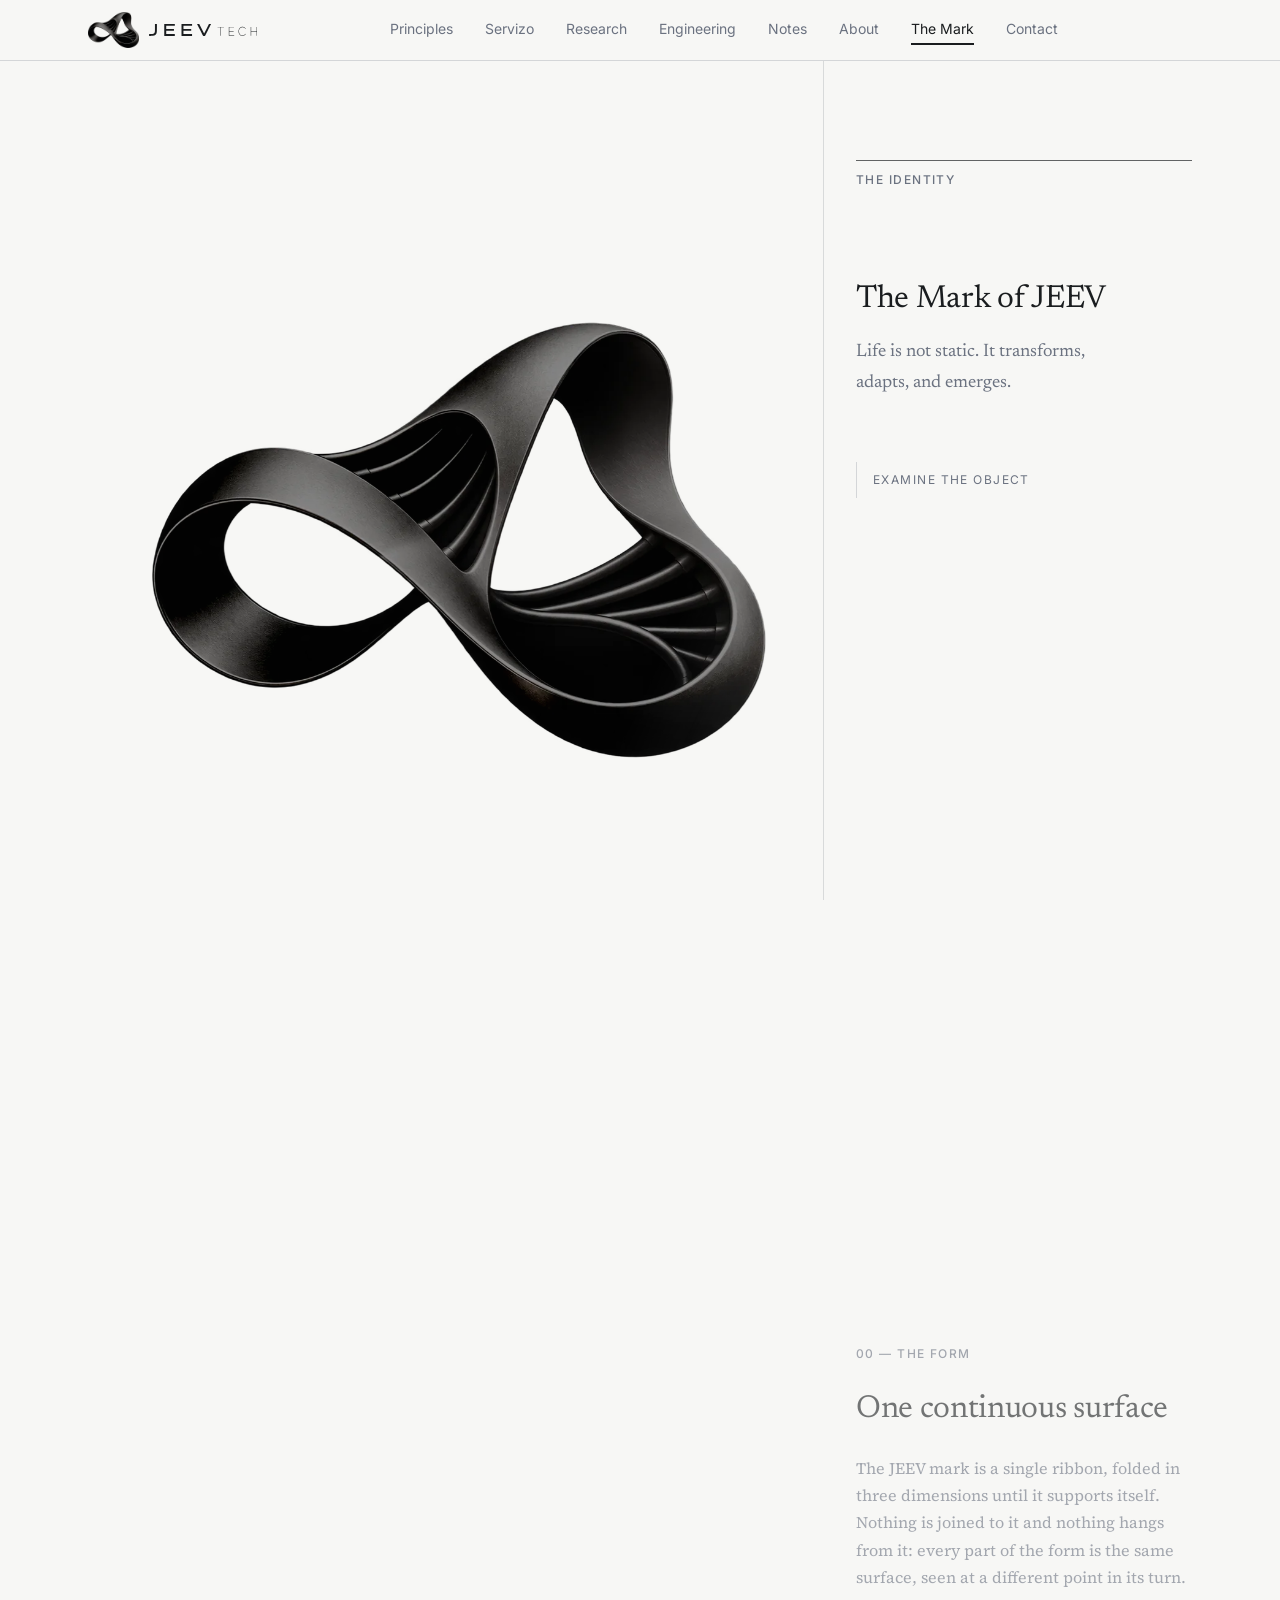
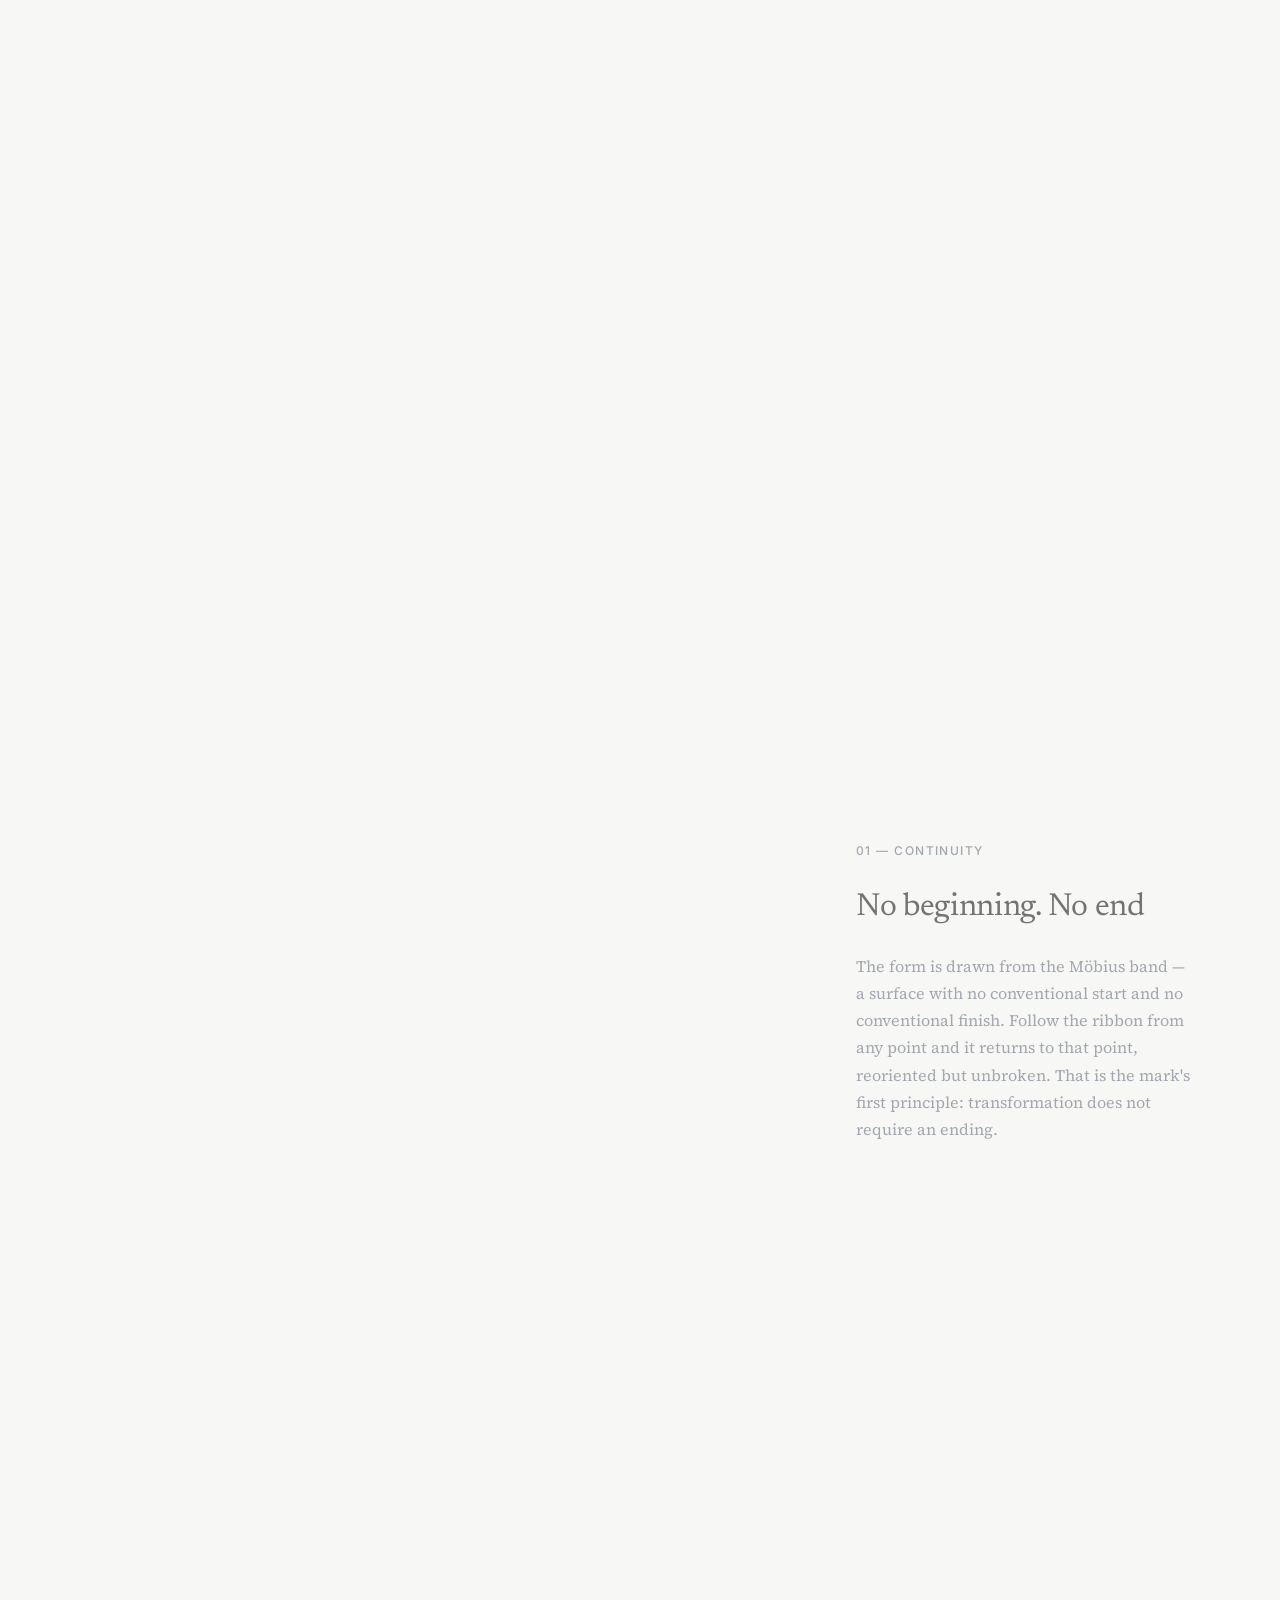
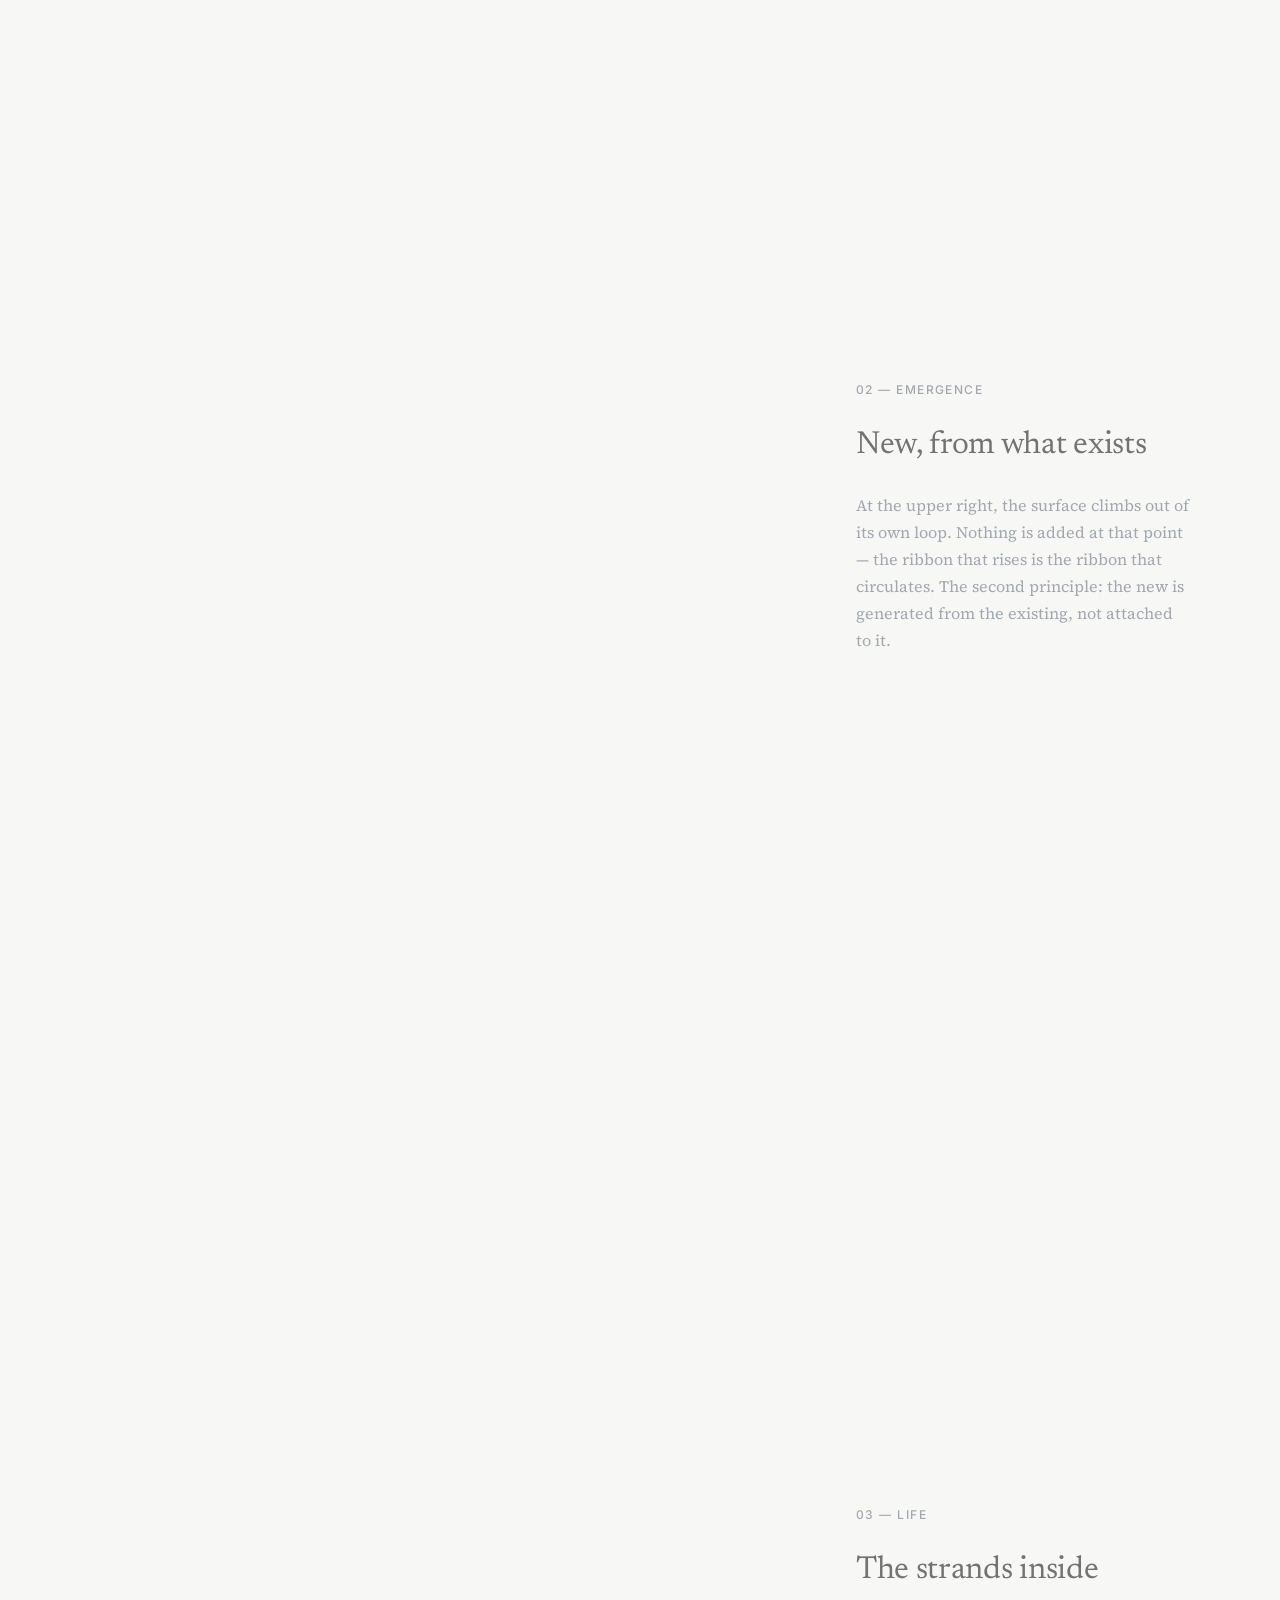
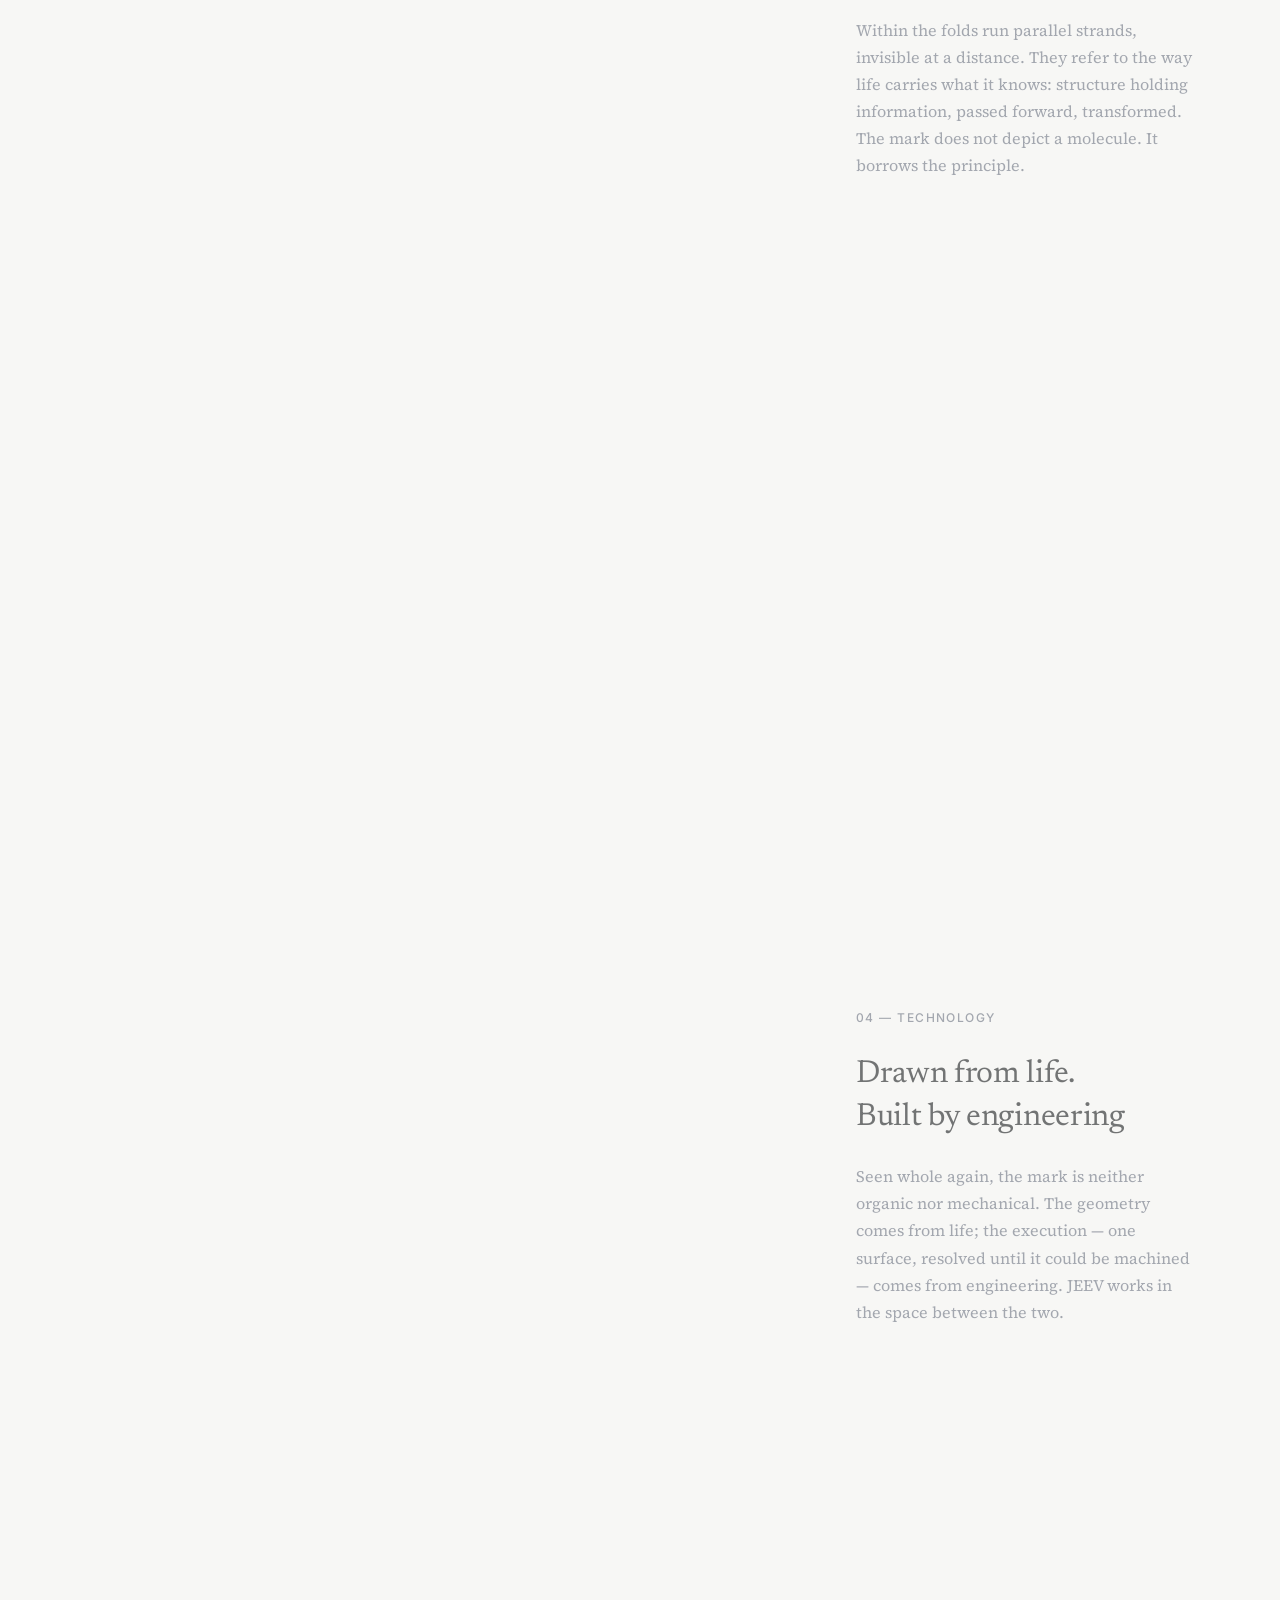
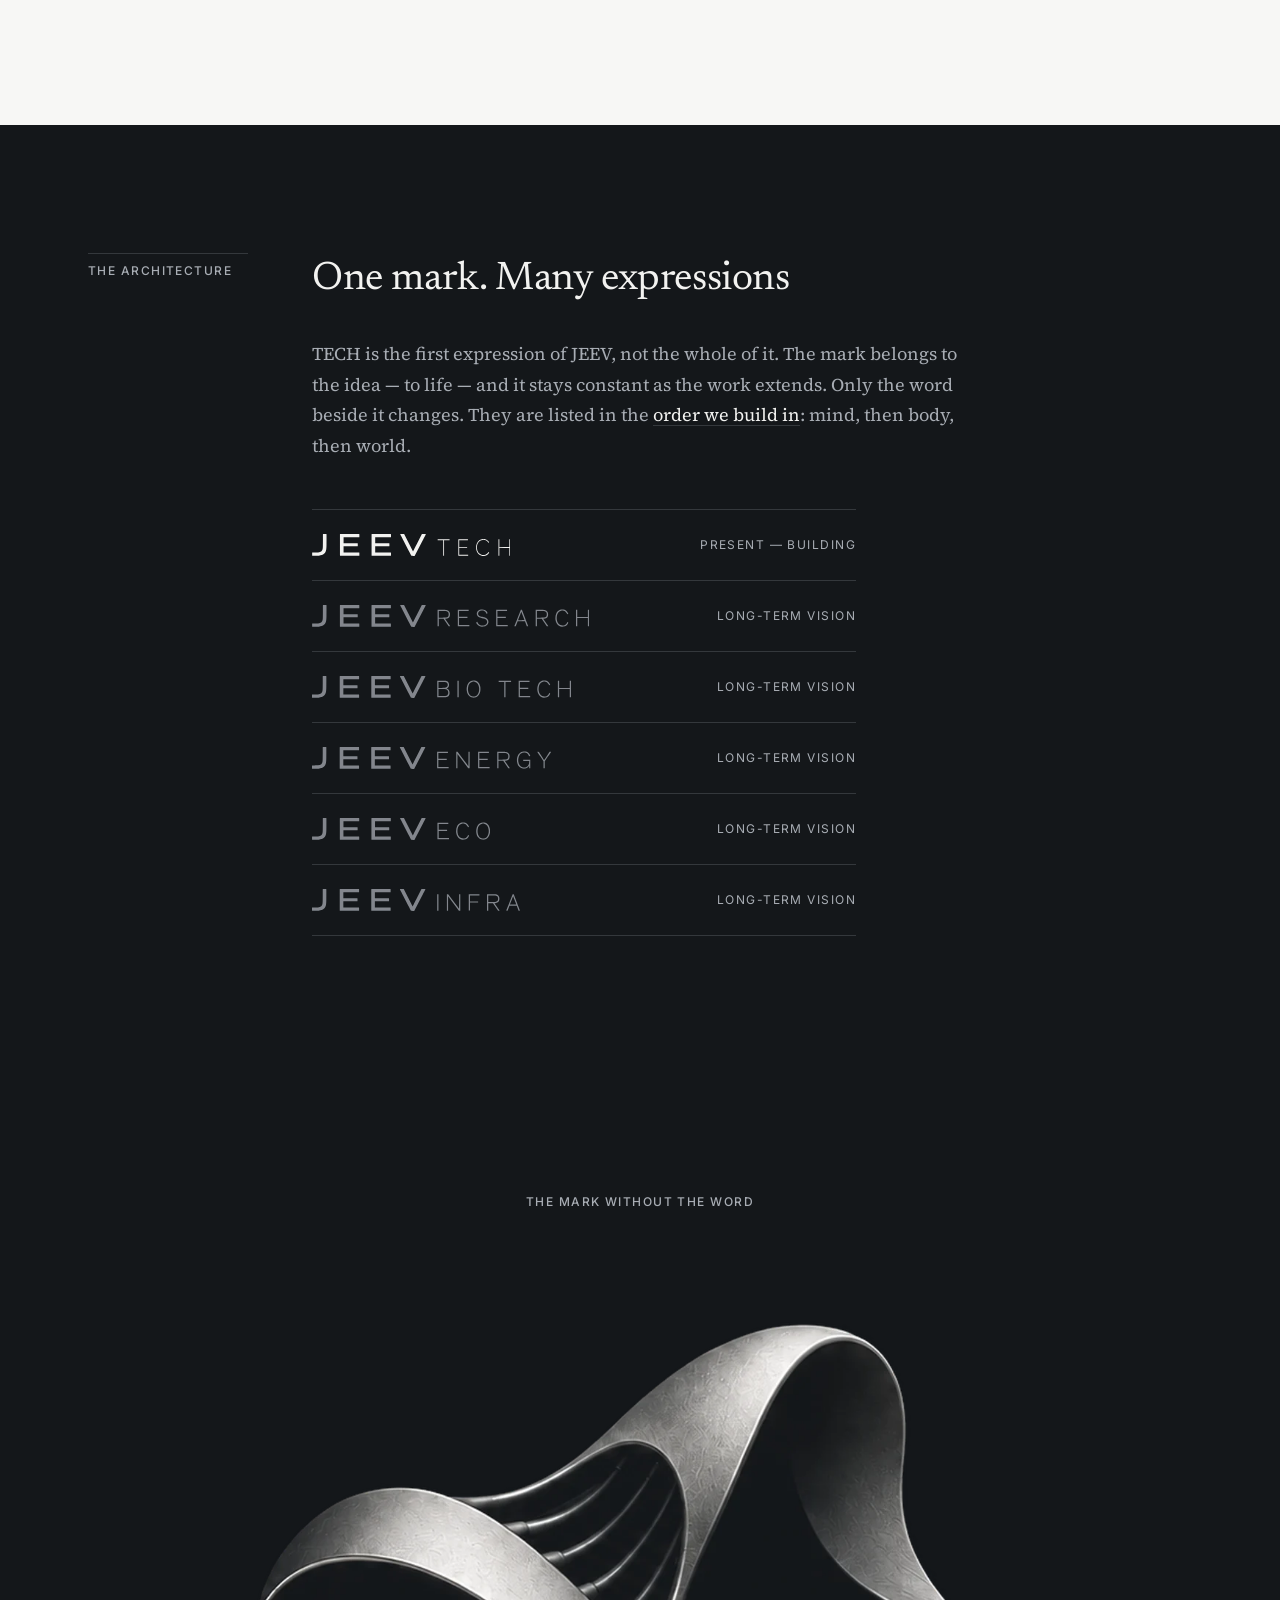
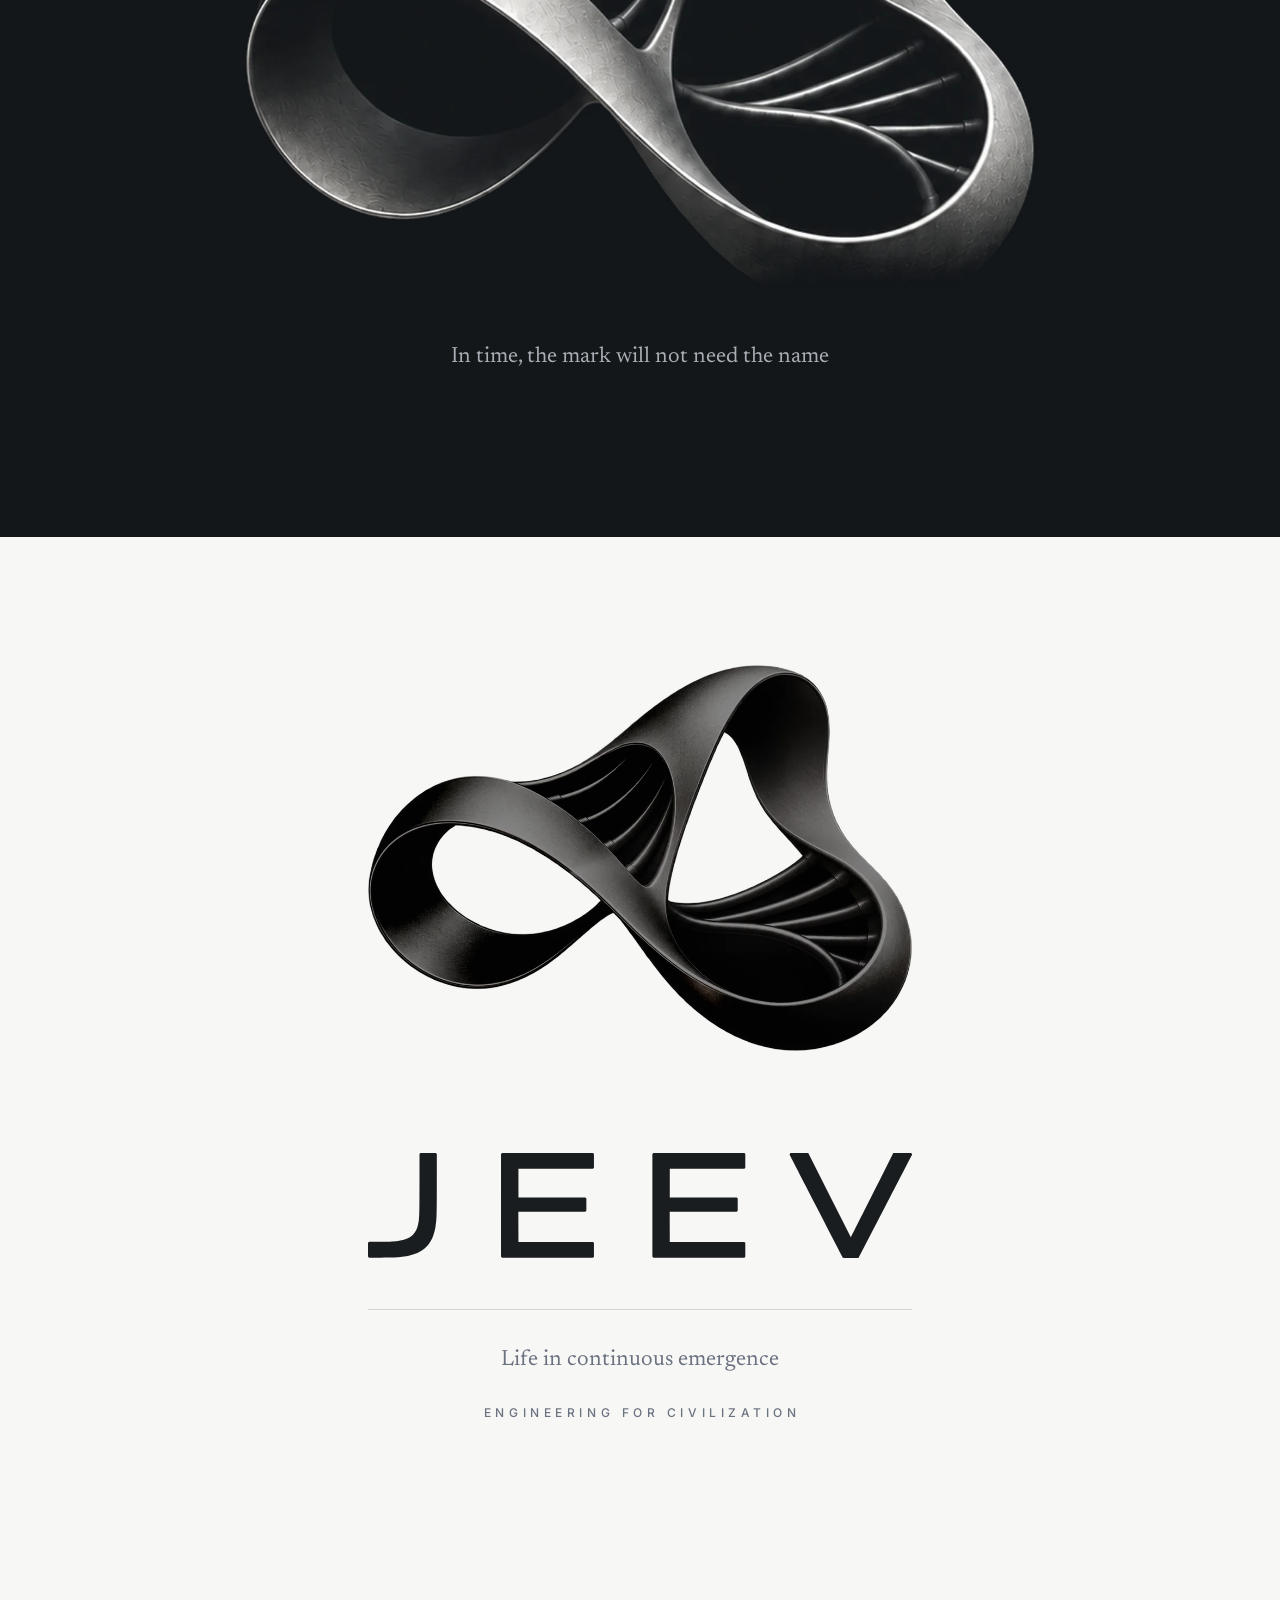
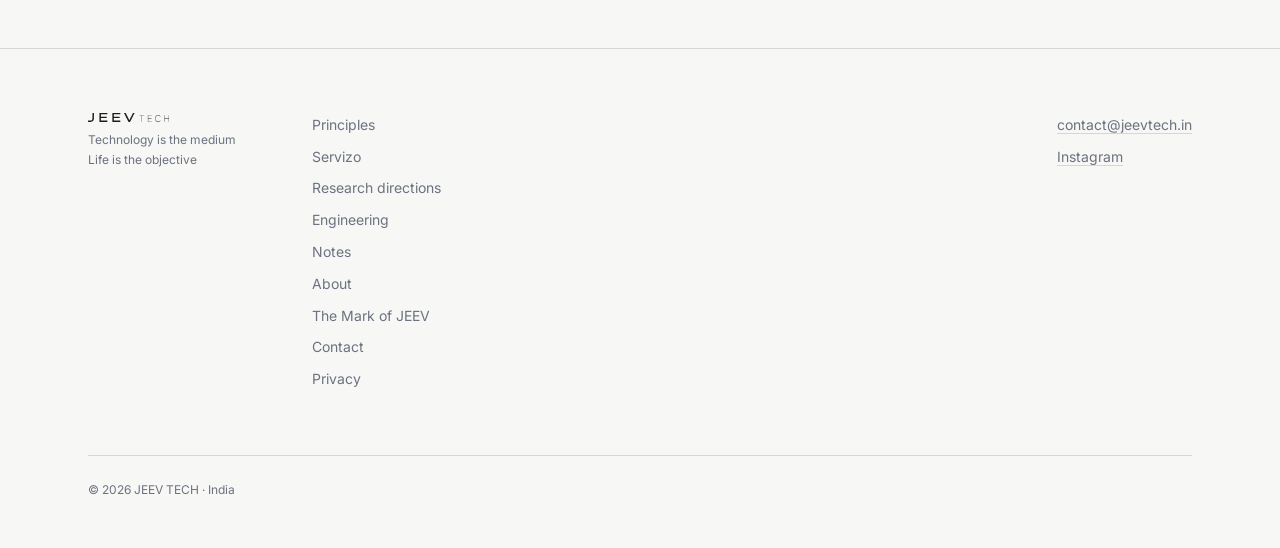
<file: mark.html>
<!DOCTYPE html>
<html lang="en">

<head>
  <meta charset="UTF-8">
  <meta name="viewport" content="width=device-width, initial-scale=1.0">
  <title>The Mark of JEEV — Why the symbol exists</title>
  <meta name="description"
    content="One continuous surface: continuity, emergence, life. The meaning and construction of the JEEV mark — the symbol that carries every expression of JEEV.">

  <link rel="canonical" href="https://jeevtech.in/mark">
  <meta name="theme-color" content="#F7F7F5">
  <link rel="icon" href="/favicon.ico" sizes="16x16 32x32 48x48">
  <link rel="icon" href="/img/icon.svg" type="image/svg+xml">
  <link rel="apple-touch-icon" href="/apple-touch-icon.png">
  <link rel="manifest" href="/site.webmanifest">
  <meta property="og:type" content="website">
  <meta property="og:site_name" content="JEEV TECH">
  <meta property="og:title" content="The Mark of JEEV — Why the symbol exists">
  <meta property="og:description"
    content="One continuous surface: continuity, emergence, life. The meaning and construction of the JEEV mark.">
  <meta property="og:url" content="https://jeevtech.in/mark">
  <meta property="og:image" content="https://jeevtech.in/img/og-mark.png">
  <meta property="og:image:width" content="1200">
  <meta property="og:image:height" content="630">
  <meta property="og:image:alt" content="The JEEV mark — one continuous surface, lit against a dark ground.">
  <meta name="twitter:card" content="summary_large_image">

  <!-- Self-hosted fonts and styles — no third-party requests -->
  <link rel="preload" href="fonts/newsreader-normal.woff2" as="font" type="font/woff2" crossorigin>
  <link rel="preload" href="fonts/sourceserif4-normal.woff2" as="font" type="font/woff2" crossorigin>
  <!-- The stage's object. Preloading a fixed file and letting the <img> pick
       from a srcset fetches whichever the two disagree on: on a 1x desktop
       the element chose the 1000 and the 2000 was downloaded for nothing.
       Given the same candidates and the same sizes, the scanner resolves
       what the element will. -->
  <link rel="preload" as="image" type="image/webp" href="img/mark-2000.webp"
    imagesrcset="img/mark-1000.webp 1000w, img/mark-2000.webp 2000w"
    imagesizes="(max-width: 768px) 96vw, 56vw">
  <link rel="stylesheet" href="css/tokens.css">
  <link rel="stylesheet" href="css/reset.css">
  <link rel="stylesheet" href="css/base.css">
  <link rel="stylesheet" href="css/layout.css">
  <link rel="stylesheet" href="css/components.css">
  <link rel="stylesheet" href="css/diagram.css">
  <link rel="stylesheet" href="css/signature.css">
  <link rel="stylesheet" href="css/responsive.css">
  <link rel="stylesheet" href="css/mark.css">
</head>

<body class="mark-page">

  <a href="#main-content" class="skip-link">Skip to content</a>

  <!-- ============================================================
       HEADER — the brand lockup travels with the lighting on this page
       ============================================================ -->
  <header class="site-header" role="banner">
    <div class="site-header__inner">
      <!-- Two cuts of the emblem: the exhibit dims the room beneath the fixed
           header, so the brand has to travel with it. Only this page carries
           the second one. -->
      <a href="/" class="site-brand" aria-label="JEEV TECH — home">
        <img class="site-brand__emblem site-brand__emblem--dark" src="/img/logo-mark.webp" alt=""
          width="507" height="360" decoding="async">
        <img class="site-brand__emblem site-brand__emblem--light" src="/img/logo-mark-light.webp" alt=""
          width="507" height="360" decoding="async">
        <span class="site-brand__wordmark">JEEV <span class="wordmark__descriptor">TECH</span></span>
      </a>

      <button class="menu-toggle" aria-label="Open menu" aria-expanded="false" aria-controls="site-nav"
        id="menu-toggle">
        <span class="menu-toggle__icon" aria-hidden="true"></span>
      </button>

      <nav class="site-nav" id="site-nav" role="navigation" aria-label="Main navigation">
        <a href="/principles" class="site-nav__link">Principles</a>
        <a href="/servizo" class="site-nav__link">Servizo</a>
        <a href="/research" class="site-nav__link">Research</a>
        <a href="/engineering" class="site-nav__link">Engineering</a>
        <a href="/notes" class="site-nav__link">Notes</a>
        <a href="/about" class="site-nav__link">About</a>
        <a href="/mark" class="site-nav__link site-nav__link--active" aria-current="page">The Mark</a>
        <a href="/contact" class="site-nav__link">Contact</a>
      </nav>

      <div class="nav-overlay" id="nav-overlay" aria-hidden="true"></div>
    </div>
  </header>

  <!-- ============================================================
       MAIN
       ============================================================ -->
  <main id="main-content">

    <!-- ========================================================
         THE EXHIBIT
         One object on a sticky stage. The chapters scroll past it;
         js/mark.js drives a camera over the same render. The stage
         is decorative repetition of what the chapters say, so it is
         hidden from assistive tech — the text carries the meaning.
         ======================================================== -->
    <section class="exhibit" id="exhibit" aria-label="The mark of JEEV, examined">

      <div class="exhibit__stage" aria-hidden="true">
        <div class="exhibit__frame">
          <div class="exhibit__rule"></div>
        </div>
        <!-- The object's half of the split, and its clip. Without it a deep
             zoom simply runs the render out under the text; with it the rule
             is an edge the object genuinely stops at. -->
        <div class="exhibit__viewport">
        <div class="exhibit__camera" id="exhibit-camera">
          <div class="exhibit__object" id="exhibit-object">
            <div class="exhibit__float" id="exhibit-float">
              <!-- The same object under two lightings. The dark cut is the
                   render as it is; the light cut is its inversion, which is
                   what lets the surface read once the room goes dark. They
                   crossfade on the same value that dims the room. -->
              <img class="exhibit__img exhibit__img--dark" src="/img/mark-2000.webp"
                srcset="/img/mark-1000.webp 1000w, /img/mark-2000.webp 2000w"
                sizes="(max-width: 768px) 96vw, 56vw" alt="" width="2000" height="1420" decoding="async"
                fetchpriority="high">
              <img class="exhibit__img exhibit__img--light" src="/img/mark-light-2000.webp"
                srcset="/img/mark-light-1000.webp 1000w, /img/mark-light-2000.webp 2000w"
                sizes="(max-width: 768px) 96vw, 56vw" alt="" width="2000" height="1420" decoding="async">

              <!-- Light drifting across the surface while the object idles -->
              <div class="exhibit__sheen" id="exhibit-sheen"></div>

              <!-- Lighting: continuity turns the object down so the drawn
                   line is the subject; the other two are spotlights, keeping
                   one region at full contrast while the rest recedes. -->
              <div class="exhibit__veil exhibit__veil--continuity" id="veil-continuity"></div>
              <div class="exhibit__veil exhibit__veil--emergence" id="veil-emergence"></div>
              <div class="exhibit__veil exhibit__veil--life" id="veil-life"></div>

              <!-- The continuous path, traced in the site's drafting voice.
                   The geometry is generated: it is potrace's contour of the
                   render's own alpha channel, which is why it is a single
                   closed line with no beginning and no end. Do not edit by
                   hand. Drawn twice — a dark halo under the pine line — so
                   it reads crossing both the lit object and the dark room. -->
              <svg class="exhibit__trace" id="exhibit-trace" viewBox="0 0 2000 1420">
                <defs>
                <path id="trace-path" d="M1540.5 1417.1C1535.3 1416.8 1527 1416 1522.1 1415.4C1495.4 1412 1489.8 1411.2 1483.4 1409.7C1479.5 1408.7 1473.3 1407.5 1469.7 1406.8C1466 1406.2 1460.8 1405.1 1458 1404.3C1455.2 1403.6 1448.8 1401.9 1443.7 1400.6C1419.7 1394.3 1401.1 1387.9 1375 1376.6C1369.5 1374.2 1360.7 1370.4 1355.4 1368.2C1350 1365.9 1343.2 1362.7 1340.1 1361C1337.1 1359.2 1330.3 1355.7 1325.1 1353C1319.8 1350.4 1314.2 1347.3 1312.5 1346.2C1310.9 1345.1 1305.5 1341.9 1300.5 1339.1C1282.6 1329.1 1249.4 1306.4 1228 1289.3C1225 1287 1220.9 1283.8 1218.8 1282.2C1211.3 1276.5 1197.8 1265.2 1193 1260.7C1190.2 1258.1 1185 1253.5 1181.3 1250.4C1171 1241.6 1143.5 1214.7 1129.2 1199.3C1118.8 1188.1 1102.3 1169.5 1098.2 1164.3C1097 1162.8 1092.8 1157.8 1088.9 1153.2C1078.6 1141.1 1072.3 1133.2 1061.5 1119C1059.8 1116.8 1056.1 1112 1053.2 1108.3C1050.2 1104.5 1045.1 1097.7 1041.8 1093.1C1038.5 1088.5 1033.3 1081.8 1030.2 1078.1C1027.1 1074.4 1022.6 1068.3 1020.1 1064.6C1015.9 1058.1 1013.6 1054.8 1004.1 1042C1001.9 1038.9 996.7 1031.5 992.5 1025.5C985.1 1014.9 982.4 1011.2 966.6 990.1C962.7 984.8 957.2 977.3 954.4 973.3C951.6 969.4 945.7 961.4 941.2 955.6C936.7 949.9 932.1 943.7 930.8 941.9C927.8 937.5 904 913.1 902.1 912.5C900.3 911.9 885.8 919.1 878.2 924.2C875.3 926.2 868.8 930.5 863.9 933.8C859 937.1 850.9 943.1 846 947.2C841.1 951.3 835.9 955.5 834.5 956.6C828.7 960.8 821 967.2 816.6 971.3C814 973.6 805.8 980.8 798.3 987.3C775 1007.2 771.9 1009.8 759.9 1020.5C753.5 1026.2 745.5 1033.1 742.2 1035.8C738.9 1038.5 733.5 1043.1 730.2 1046.1C726.9 1049.1 721.3 1053.9 717.7 1056.7C714.2 1059.6 708 1064.7 703.9 1068.1C699.9 1071.5 693.1 1076.8 689 1079.8C684.9 1082.8 677.1 1088.7 671.7 1092.8C660.2 1101.4 638.7 1115.8 626.1 1123.2C621.2 1126.1 615.3 1129.6 613 1131C608 1134.1 582 1147.5 574.7 1150.7C552.2 1160.7 528.8 1169.6 513.8 1173.8C511.5 1174.5 508.8 1175.3 507.8 1175.7C503.7 1177.2 473.4 1184.4 464.6 1185.9C442.5 1189.8 430.7 1190.7 402.6 1190.8C375.4 1190.8 368.2 1190.3 343.8 1186.9C319.1 1183.5 286.5 1174.5 254.2 1162.3C244.4 1158.6 214.7 1144.4 207.5 1139.8C206.1 1139 202.7 1137.1 200 1135.8C191.9 1131.7 166.3 1115 154.7 1106.3C127.3 1085.6 92.6 1051.2 75.1 1027.2C73.4 1024.9 70.5 1021.4 68.7 1019.4C67 1017.4 63.9 1013.1 62 1009.8C60.1 1006.6 56.1 1000.2 53.2 995.8C45.9 984.5 39.9 973.5 34 961C31.3 955.1 29 950.2 29 950C29 949.9 26.8 944.4 24.1 937.9C17.7 922.2 9.3 893.9 6.7 879.2C0.5 843.5 0.7 804.4 7.5 770.2C11.4 750.2 12.8 743.9 16.2 730.9C18.2 723.3 21 713.4 22.5 708.9C30.1 686.8 33.5 677.6 37.1 670.1C39.2 665.5 42.1 658.8 43.5 655.1C45.9 649.1 50.9 639 60.2 621.5C65 612.6 79.2 590.2 89.2 575.8C97.8 563.6 102.8 557.4 119.6 538.3C129.4 527.1 151.9 506 169 491.8C183.2 480.1 208.8 462.7 222.8 455.4C228.2 452.5 233.9 449.4 235.5 448.4C242.9 443.8 275.3 430.2 289.3 425.9C321.8 415.9 342.3 411.9 372.5 409.6C412.1 406.7 457 410.7 495.4 420.6C499.7 421.7 505.7 423.2 508.9 423.8C512 424.5 517.2 425.9 520.5 426.9L526.6 428.8L550.6 428.7C574.2 428.5 580.9 428.1 603 425.3C615.6 423.7 626.7 421.6 635.3 419.3C639.8 418.1 648.9 415.7 655.5 414C669.9 410.3 683.9 406 693.7 402.2C697.6 400.8 705.2 397.9 710.7 395.8C716.1 393.8 723.3 390.8 726.6 389.2C729.9 387.5 735.5 385 739 383.5C747.7 380 780.6 362.8 787 358.5C789.8 356.6 794.1 354 796.4 352.7C803.9 348.6 840.7 323.7 851.3 315.5C862.3 307.1 867.5 303.2 876.4 296.5C885.6 289.6 898.7 279 903.3 274.7C905.7 272.5 909.2 269.6 911.1 268.1C916.3 264.2 926.9 255.5 935.5 248.2C939.6 244.7 945.9 239.4 949.4 236.6C952.9 233.7 958.9 228.4 962.8 224.8C972.4 216 974.5 214.2 981.9 208.6C985.4 205.9 990.5 201.8 993.3 199.4C1000.2 193.3 1013.7 182.4 1028.3 171.1C1035.1 165.8 1042.2 160.4 1043.9 159C1056.6 149.2 1080.1 132.1 1091.2 124.8C1096.4 121.4 1103.3 116.7 1106.5 114.4C1109.6 112.1 1116.4 107.7 1121.4 104.6C1126.4 101.6 1132.8 97.5 1135.6 95.7C1138.3 93.8 1142.7 91.1 1145.2 89.8C1147.7 88.4 1152.5 85.7 1155.8 83.8C1159.1 81.8 1164.1 79 1166.8 77.4C1173.5 73.6 1198.9 60.2 1199.5 60.2C1199.7 60.2 1207 56.9 1215.6 52.8C1237.6 42.5 1250.7 37.1 1269.1 30.9C1292.5 23.1 1310.1 17.9 1319.8 15.9C1322.9 15.2 1329.2 13.8 1333.9 12.6C1338.6 11.4 1344.3 10.2 1346.7 9.8C1349 9.5 1354.6 8.6 1359.1 7.8C1389.7 2.7 1429.3 0.8 1460 3.1C1492.8 5.6 1501.7 6.9 1525.8 13.1C1548.7 18.9 1559.7 22.4 1573.7 28.2C1579.7 30.7 1586.7 33.5 1589.2 34.4C1593.5 36.1 1597.1 38.2 1614 49.2C1632.6 61.3 1648.3 78.1 1662.8 101.2C1676.5 123 1684.7 144 1689.8 169.9C1693.3 188 1694.4 195.7 1695.6 210C1696.8 224.6 1696.8 266.3 1695.6 280.5C1695.1 286.5 1694.4 296.1 1694 301.7C1693.6 307.3 1692.8 317.2 1692.2 323.7C1691.7 330.1 1690.9 340.3 1690.5 346.3C1690.1 352.4 1689.5 361.3 1689.1 366.1C1687.1 391.6 1687.6 432.9 1690.1 457.1C1692.3 477.2 1696.7 500.3 1702.2 520.2C1707.8 540.3 1720.3 572.5 1727.3 585C1729.2 588.3 1732.7 594.8 1735.1 599.4C1742.2 613.1 1758.5 638.4 1765.8 647C1767.4 649 1771.8 654.5 1775.5 659.4C1779.2 664.2 1784.6 670.7 1787.5 673.9C1790.5 677 1796.4 683.6 1800.8 688.4C1805.1 693.3 1825 713.7 1845 733.7C1865 753.8 1883.4 772.8 1886 775.9C1888.5 778.9 1893.9 785 1898.1 789.3C1902.2 793.6 1907.4 799.6 1909.7 802.7C1924.8 822.7 1928.6 828 1937.6 841.6C1942.7 849.3 1948.3 858.7 1950.2 862.5C1952 866.3 1955.4 872.8 1957.9 877.1C1960.3 881.4 1964.1 889.2 1966.2 894.5C1968.4 899.7 1970.8 905.4 1971.6 907C1972.9 909.6 1979.8 929.9 1983.2 940.9C1986.1 950.4 1991.6 973.8 1992.9 982.6C1993.8 988.1 1994.9 995.6 1995.5 999.3C1997.5 1012.2 1998 1024.2 1997.6 1046.7C1997.3 1066.8 1997 1070.5 1995.1 1083.9C1988 1131.6 1976.3 1166.3 1952.8 1208.6C1946 1220.6 1930.1 1245.4 1925.9 1250C1924.7 1251.4 1921.4 1255.7 1918.4 1259.6C1915.5 1263.5 1910.7 1269.2 1907.8 1272.3C1896 1284.9 1876.8 1303.8 1871.5 1308.1C1868.3 1310.6 1863.6 1314.6 1860.8 1317C1854.6 1322.4 1838.7 1334.1 1830.4 1339.5C1817.2 1347.9 1813.2 1350.5 1806.3 1354.8C1797.1 1360.6 1770 1374.1 1757.4 1379.2C1752 1381.4 1745.8 1384 1743.6 1384.9C1741.5 1385.9 1735.9 1388 1731.2 1389.6C1726.6 1391.2 1720.3 1393.4 1717.4 1394.5C1711.4 1396.7 1680.3 1405 1669.6 1407.2C1665.7 1408 1658.9 1409.5 1654.4 1410.4C1646.8 1412 1636.2 1413.5 1613.3 1416.1C1602.1 1417.4 1555.5 1418.1 1540.5 1417.1ZM619 986.9C628.5 985.5 638.9 983.7 642 982.9C645.1 982.1 651.4 980.7 656 979.8C669.3 977.1 687.5 971.6 699.7 966.7C703.4 965.2 710.3 962.6 714.9 960.8C725.5 956.8 750.1 945.3 756.7 941.2C759.5 939.5 766.3 935.6 772 932.5C777.6 929.4 784.8 925 787.9 922.8C791 920.6 795.3 917.6 797.5 916.3C801.4 913.8 812.9 905.1 822.9 897.1C831.1 890.5 840.6 881.7 848.2 873.5L855 866L845.9 856.8C840.9 851.8 834.4 845.7 831.4 843.3C828.5 840.9 822.5 835.4 818 831.1C813.5 826.7 806.5 820.5 802.4 817.2C798.3 814 791.8 808.4 787.9 804.9C780.7 798.4 774 792.9 765.5 786.5C762.9 784.5 758.3 780.8 755.2 778.1C749.3 772.9 731.5 759.4 716.4 748.6C711.3 745 705 740.3 702.3 738.2C699.7 736 693.5 731.8 688.6 728.6C683.7 725.5 677 721 673.6 718.5C666.2 713.1 655.9 706.7 633.5 693.4C624.2 687.8 614.5 681.8 612 680.1C607.3 676.8 596.5 671.2 591.8 669.5C590.3 669 587.3 667.5 585.1 666.2C582.9 664.9 575 660.7 567.6 656.9C560.2 653.1 553.2 649.4 552.1 648.7C550.9 648 545.3 645.6 539.7 643.4C534 641.2 524.2 637.1 517.9 634.4C498.2 626 468 615.5 454.7 612.3C450.2 611.2 442.5 609.1 437.7 607.6C428.7 604.9 392.3 597.2 379.2 595.3C360.7 592.6 335.2 590 326.8 590C322.6 589.9 322.5 590 310.9 597.6C283.8 615.5 263.3 639.9 248.5 671.9C235.2 700.6 232.1 736 239.8 770.3C244.4 790.9 250.6 806.3 264.4 831.4C269 839.9 278.4 852.9 289.4 866.2C295.6 873.7 321.9 899.2 330 905.8C354.1 924.9 368.4 934 398.7 949.6C405.2 952.9 412.2 956.5 414.3 957.6C416.4 958.7 422.2 961 427.1 962.7C431.9 964.5 438.6 966.9 441.9 968.1C455.3 973.1 470.5 977.7 482.2 980.2C487.5 981.4 494.6 983 497.9 983.7C506.3 985.7 527.9 988.8 537.2 989.4C541.5 989.7 557.7 989.8 573.3 989.7C601.6 989.5 601.6 989.5 619 986.9ZM1200.1 875.3C1221 874.2 1252.3 869.2 1278.3 862.9C1284 861.5 1291.3 859.7 1294.6 858.9C1297.8 858.1 1307.1 855.3 1315.1 852.7C1323.1 850.1 1334 846.6 1339.2 845C1344.5 843.3 1351.5 840.9 1354.8 839.6C1358.1 838.3 1363.7 836.1 1367.2 834.7C1387 827 1393.9 824.2 1398.4 822.1C1401.1 820.7 1406.4 818.4 1410.1 817C1413.8 815.5 1419.5 812.9 1422.8 811.2C1426.1 809.5 1438.1 803.6 1449.4 798.1C1460.7 792.6 1473.4 786.1 1477.7 783.6C1482 781.2 1490 776.8 1495.4 773.7C1500.9 770.7 1509.4 765.7 1514.3 762.7C1519.3 759.6 1523.5 757.1 1523.7 757.1C1524.2 757.1 1544.6 744.1 1550.3 740.1C1552.9 738.3 1557.5 735.1 1560.5 733C1575.8 722.3 1597 704.1 1597 701.6C1597 701.2 1595.5 699.1 1593.6 696.9C1591.8 694.8 1587.6 689.8 1584.3 685.9C1581 682 1576.9 677.2 1575.1 675.3C1573.3 673.3 1568.4 667.6 1564.1 662.6C1559.8 657.5 1552.8 649.7 1548.5 645.2C1544.1 640.7 1536.5 632.4 1531.4 626.8C1526.3 621.1 1521.3 615.7 1520.2 614.7C1518 612.7 1507.5 600.7 1503.2 595.3C1501.7 593.3 1498.1 589.3 1495.4 586.4C1490.4 581.1 1487.7 577.8 1479.8 566.9C1477.5 563.8 1474.3 559.8 1472.7 558.1C1466.3 551 1446 520 1439.6 507.4C1438.2 504.7 1435.3 499.5 1433.1 495.8C1431 492.1 1427.9 485.7 1426.3 481.6C1424.6 477.5 1422.4 472.1 1421.2 469.6C1418.4 463.4 1410.1 442.1 1404.2 426C1400.9 417 1398.6 409.9 1394.8 396.6C1393.5 392.1 1391.5 385.7 1390.4 382.4C1389.2 379.1 1386.1 370 1383.6 362.1C1381 354.2 1377.4 344.1 1375.6 339.8C1373.8 335.4 1370 326 1367.2 319C1361.2 304 1359.9 301.4 1353.6 291.3C1345.8 278.6 1338.9 269.6 1331.5 262.6C1324.6 256.1 1313.5 248.6 1310.8 248.6C1309.8 248.6 1308.6 250.4 1306.3 255.1C1304.6 258.7 1302.1 263.8 1300.7 266.3C1295.3 276.4 1283 302.5 1280.3 309.5C1278.8 313.6 1276.2 319.5 1274.7 322.6C1273.1 325.7 1270.2 332.2 1268.3 337.1C1266.3 342 1263.4 348.7 1261.9 352C1259.3 357.4 1247.5 386.3 1236 415.4C1233.6 421.2 1230.7 428.5 1229.5 431.7C1219.8 455.7 1213.5 472.3 1208 487.6C1207 490.3 1205.2 494.8 1204 497.5C1202.7 500.2 1200.8 505 1199.6 508.1C1194.4 522.4 1190.2 534.4 1187.5 542.5C1186 547.4 1184.1 552.5 1183.4 553.9C1182.7 555.2 1180.5 561.3 1178.5 567.3C1176.4 573.3 1173.3 582.2 1171.4 587.1C1168 595.9 1152.5 642.8 1149.1 654.4C1148.2 657.7 1145.6 665.7 1143.5 672.2C1141.3 678.7 1138.2 689.1 1136.7 695.2C1130.7 718.6 1129.5 722.9 1127.4 728.9C1126.3 732.3 1124.5 738.8 1123.6 743.4C1122.6 748 1121.2 754 1120.5 756.7C1118.8 762.8 1114.3 784 1110.9 801.7C1107.7 818.1 1105.9 831 1104.5 847.4C1103.9 854.4 1103.2 860.8 1103 861.7C1102.6 863.5 1103.5 864.4 1108.3 867.5C1111 869.3 1113.8 870.2 1120.2 871.5C1127.8 873 1144.4 875 1153.3 875.6C1161.9 876.1 1188.4 876 1200.1 875.3Z" />
                </defs>
                <use href="#trace-path" class="trace-halo" />
                <use href="#trace-path" class="trace-line" />
              </svg>

              <!-- The internal strands. Measured, not drawn by eye: these are
                   the grooves themselves, found by walking the render for the
                   dark troughs across the fan. Generated by
                   python _tools/trace-strands.py — tracks 2, 3, 4, 5 of that
                   run; 0 and 1 are the ribbon's own edges, not strands.
                   Re-run and re-pick after any change to the render. -->
              <!-- Drawn twice, like the trace and for the same reason. These
                   sit on the brightest part of the lit object, directly over
                   the render's own grooves, so one dark line at half opacity
                   was indistinguishable from the surface it was pointing at —
                   the annotation read as more shading. The pass underneath is
                   a light halo, the inverse of the trace's dark one, and it is
                   what separates the drawing from the object. data-i pairs
                   each halo with its line so the two are drawn on the same
                   beat of the stagger. -->
              <svg class="exhibit__strands" id="exhibit-strands" viewBox="0 0 2000 1420">
                <defs>
                  <path id="strand-0" d="M1138 885 C1290 899 1442 817 1594 739" />
                  <path id="strand-1" d="M1265 934 C1411 921 1559 863 1705 806" />
                  <path id="strand-2" d="M1478 954 C1580 947 1688 918 1791 897" />
                  <path id="strand-3" d="M1610 1001 C1694 1001 1778 1008 1862 999" />
                </defs>
                <g class="strand-halo">
                  <use href="#strand-0" data-i="0" />
                  <use href="#strand-1" data-i="1" />
                  <use href="#strand-2" data-i="2" />
                  <use href="#strand-3" data-i="3" />
                </g>
                <g class="strand-line">
                  <use href="#strand-0" data-i="0" />
                  <use href="#strand-1" data-i="1" />
                  <use href="#strand-2" data-i="2" />
                  <use href="#strand-3" data-i="3" />
                </g>
              </svg>

            </div>
          </div>
        </div>
        </div>
      </div>

      <div class="exhibit__flow">

        <!-- Opening -->
        <header class="exhibit__opening" data-chapter="opening">
          <i class="exhibit__snap" aria-hidden="true"></i>
          <div class="exhibit__inner">
            <p class="exhibit__eyebrow">The identity</p>
            <div class="exhibit__titlebox">
              <h1 class="exhibit__title">The Mark of JEEV</h1>
              <p class="exhibit__lede">Life is not static. It transforms, adapts,
                and&nbsp;emerges.</p>
              <p class="exhibit__cue">Examine the object</p>
            </div>
          </div>
        </header>

        <!-- 00 · The form -->
        <div class="chapter" data-chapter="form">
          <i class="exhibit__snap" aria-hidden="true"></i>
          <div class="exhibit__inner">
            <div class="chapter__body">
              <p class="chapter__index">00 — The form</p>
              <h2 class="chapter__title">One continuous surface</h2>
              <p class="chapter__text">
                The JEEV mark is a single ribbon, folded in three dimensions until it supports itself.
                Nothing is joined to it and nothing hangs from it: every part of the form is the same
                surface, seen at a different point in its turn.
              </p>
            </div>
          </div>
        </div>

        <!-- 01 · Continuity -->
        <div class="chapter" data-chapter="continuity">
          <i class="exhibit__snap" aria-hidden="true"></i>
          <div class="exhibit__inner">
            <div class="chapter__body">
              <p class="chapter__index">01 — Continuity</p>
              <h2 class="chapter__title">No beginning. No end</h2>
              <p class="chapter__text">
                The form is drawn from the Möbius band — a surface with no conventional start and no
                conventional finish. Follow the ribbon from any point and it returns to that point,
                reoriented but unbroken. That is the mark's first principle: transformation does not
                require an ending.
              </p>
            </div>
          </div>
        </div>

        <!-- 02 · Emergence -->
        <div class="chapter" data-chapter="emergence">
          <i class="exhibit__snap" aria-hidden="true"></i>
          <div class="exhibit__inner">
            <div class="chapter__body">
              <p class="chapter__index">02 — Emergence</p>
              <h2 class="chapter__title">New, from what exists</h2>
              <p class="chapter__text">
                At the upper right, the surface climbs out of its own loop. Nothing is added at that
                point — the ribbon that rises is the ribbon that circulates. The second principle:
                the new is generated from the existing, not attached to it.
              </p>
            </div>
          </div>
        </div>

        <!-- 03 · Life -->
        <div class="chapter" data-chapter="life">
          <i class="exhibit__snap" aria-hidden="true"></i>
          <div class="exhibit__inner">
            <div class="chapter__body">
              <p class="chapter__index">03 — Life</p>
              <h2 class="chapter__title">The strands inside</h2>
              <p class="chapter__text">
                Within the folds run parallel strands, invisible at a distance. They refer to the way
                life carries what it knows: structure holding information, passed forward, transformed.
                The mark does not depict a molecule. It borrows the principle.
              </p>
            </div>
          </div>
        </div>

        <!-- 04 · Engineered -->
        <div class="chapter" data-chapter="engineered">
          <i class="exhibit__snap" aria-hidden="true"></i>
          <div class="exhibit__inner">
            <div class="chapter__body">
              <p class="chapter__index">04 — Technology</p>
              <h2 class="chapter__title">Drawn from life. Built by engineering</h2>
              <p class="chapter__text">
                Seen whole again, the mark is neither organic nor mechanical. The geometry comes from
                life; the execution — one surface, resolved until it could be machined — comes from
                engineering. JEEV works in the space between the two.
              </p>
            </div>
          </div>
        </div>

      </div>
    </section>

    <!-- ========================================================
         THE ARCHITECTURE — the last movement of the dark act, so it
         carries straight on from the theatre with no seam.

         Each row is real lockup artwork painted through a mask, not the
         name set in a UI face. TECH is the original drawing; the four
         futures are generated beside it from the same measurements —
         see build_division_wordmarks() in _tools/build-brand-assets.py.
         ======================================================== -->
    <section class="band band--mark" aria-labelledby="architecture-heading">
      <div class="rail">
        <p class="rail__label">The architecture</p>
        <div class="rail__body">
          <h2 id="architecture-heading" class="band__statement">One mark. Many expressions</h2>
          <p class="band__note">
            TECH is the first expression of JEEV, not the whole of it. The mark belongs to the idea —
            to life — and it stays constant as the work extends. Only the word beside it changes.
            They are listed in the <a href="/principles#order-of-freedom">order we build in</a>: mind,
            then body, then world.
          </p>
          <!-- The order is the company's own sequence, not an alphabet: the
               mind first, then the body, then the world. It is the same order
               principles.html sets out and research.html works in, so the
               list is a statement rather than an inventory. Keep it in sync
               with DIVISIONS in _tools/build-brand-assets.py, which generates
               these lockups in this order. --wm is each file's own viewBox
               width; it drives the aspect ratio, so it has to be re-read from
               the SVG after any rebuild. -->
          <ul class="expressions">
            <li class="expression">
              <span class="expression__lockup" role="img" aria-label="JEEV TECH"
                style="--wm:5742;--wm-src:url(/img/wordmark.svg)"></span>
              <span class="expression__status">Present — building</span>
            </li>
            <li class="expression expression--future">
              <span class="expression__lockup" role="img" aria-label="JEEV RESEARCH"
                style="--wm:8038;--wm-src:url(/img/wordmark-research.svg)"></span>
              <span class="expression__status">Long-term vision</span>
            </li>
            <li class="expression expression--future">
              <span class="expression__lockup" role="img" aria-label="JEEV BIO TECH"
                style="--wm:7527;--wm-src:url(/img/wordmark-bio-tech.svg)"></span>
              <span class="expression__status">Long-term vision</span>
            </li>
            <li class="expression expression--future">
              <span class="expression__lockup" role="img" aria-label="JEEV ENERGY"
                style="--wm:6953;--wm-src:url(/img/wordmark-energy.svg)"></span>
              <span class="expression__status">Long-term vision</span>
            </li>
            <li class="expression expression--future">
              <span class="expression__lockup" role="img" aria-label="JEEV ECO"
                style="--wm:5167;--wm-src:url(/img/wordmark-eco.svg)"></span>
              <span class="expression__status">Long-term vision</span>
            </li>
            <li class="expression expression--future">
              <span class="expression__lockup" role="img" aria-label="JEEV INFRA"
                style="--wm:6047;--wm-src:url(/img/wordmark-infra.svg)"></span>
              <span class="expression__status">Long-term vision</span>
            </li>
          </ul>
        </div>
      </div>
    </section>

    <!-- ========================================================
         THE MARK WITHOUT THE WORD — the last movement of the dark act.

         The one place on the site that shows the real brushed-metal render.
         Everything else silver here is a luminance inversion of the black
         master, which is right in value and invented in everything else; a
         negative of a matte surface is not a metal one. This is shown large,
         still and alone, because that is what the render can carry.

         Its ground is already --ink-invert — see build_silver_plate() — so
         the rectangle disappears into the section. data-dark-end holds the
         house lights down until this plate has passed the header.
         ======================================================== -->
    <section class="alone" data-dark-end aria-label="The mark alone">
      <p class="alone__eyebrow">The mark without the word</p>
      <img class="alone__mark" src="/img/mark-silver-2000.webp"
        srcset="/img/mark-silver-1200.webp 1200w, /img/mark-silver-2000.webp 2000w"
        sizes="(max-width: 768px) 100vw, min(88vw, 1080px)" alt="The JEEV mark in brushed metal"
        width="2000" height="1394" loading="lazy" decoding="async">
      <p class="alone__line">In time, the mark will not need the name</p>
    </section>

    <!-- ========================================================
         FINAL STATEMENT — the lights are back up.

         Mark, name, rule, words: one lockup on one axis, not four objects
         that happen to follow each other. The proportion is measured off the
         artwork rather than chosen — the name is set to the width of the
         mark (the render agrees to within 2%), and the air between them is
         one cap height of the name.
         ======================================================== -->
    <section class="finale" aria-label="JEEV">
      <div class="finale__lockup">
        <img class="finale__mark" src="/img/mark-2000.webp"
          srcset="/img/mark-1000.webp 1000w, /img/mark-2000.webp 2000w"
          sizes="(max-width: 768px) calc(100vw - 3rem), 34rem" alt="" width="2000" height="1420"
          loading="lazy" decoding="async">
        <span class="finale__name" role="img" aria-label="JEEV"></span>
        <span class="finale__rule" aria-hidden="true"></span>
        <p class="finale__line">Life in continuous emergence</p>
        <p class="finale__close">Engineering for civilization</p>
      </div>
    </section>

  </main>

  <!-- ============================================================
       FOOTER
       ============================================================ -->
  <footer class="site-footer" role="contentinfo">
    <div class="site-footer__inner">
      <div class="site-footer__brand">
        <span class="site-footer__wordmark">JEEV <span class="wordmark__descriptor">TECH</span></span>
        <span class="site-footer__tagline">Technology is the medium<br>Life is the objective</span>
      </div>

      <nav class="site-footer__nav" aria-label="Footer navigation">
        <a href="/principles">Principles</a>
        <a href="/servizo">Servizo</a>
        <a href="/research">Research directions</a>
        <a href="/engineering">Engineering</a>
        <a href="/notes">Notes</a>
        <a href="/about">About</a>
        <a href="/mark">The Mark of JEEV</a>
        <a href="/contact">Contact</a>
        <a href="/privacy">Privacy</a>
      </nav>

      <div class="site-footer__contact">
        <a href="mailto:contact@jeevtech.in">contact@jeevtech.in</a>
        <a href="https://www.instagram.com/jeev.tech/" target="_blank" rel="noopener noreferrer">Instagram</a>
      </div>

      <p class="site-footer__meta">
        &copy; 2026 JEEV TECH &middot; India
      </p>
    </div>
  </footer>

  <script src="js/main.js"></script>
  <script src="js/mark.js"></script>
</body>

</html>
</file>
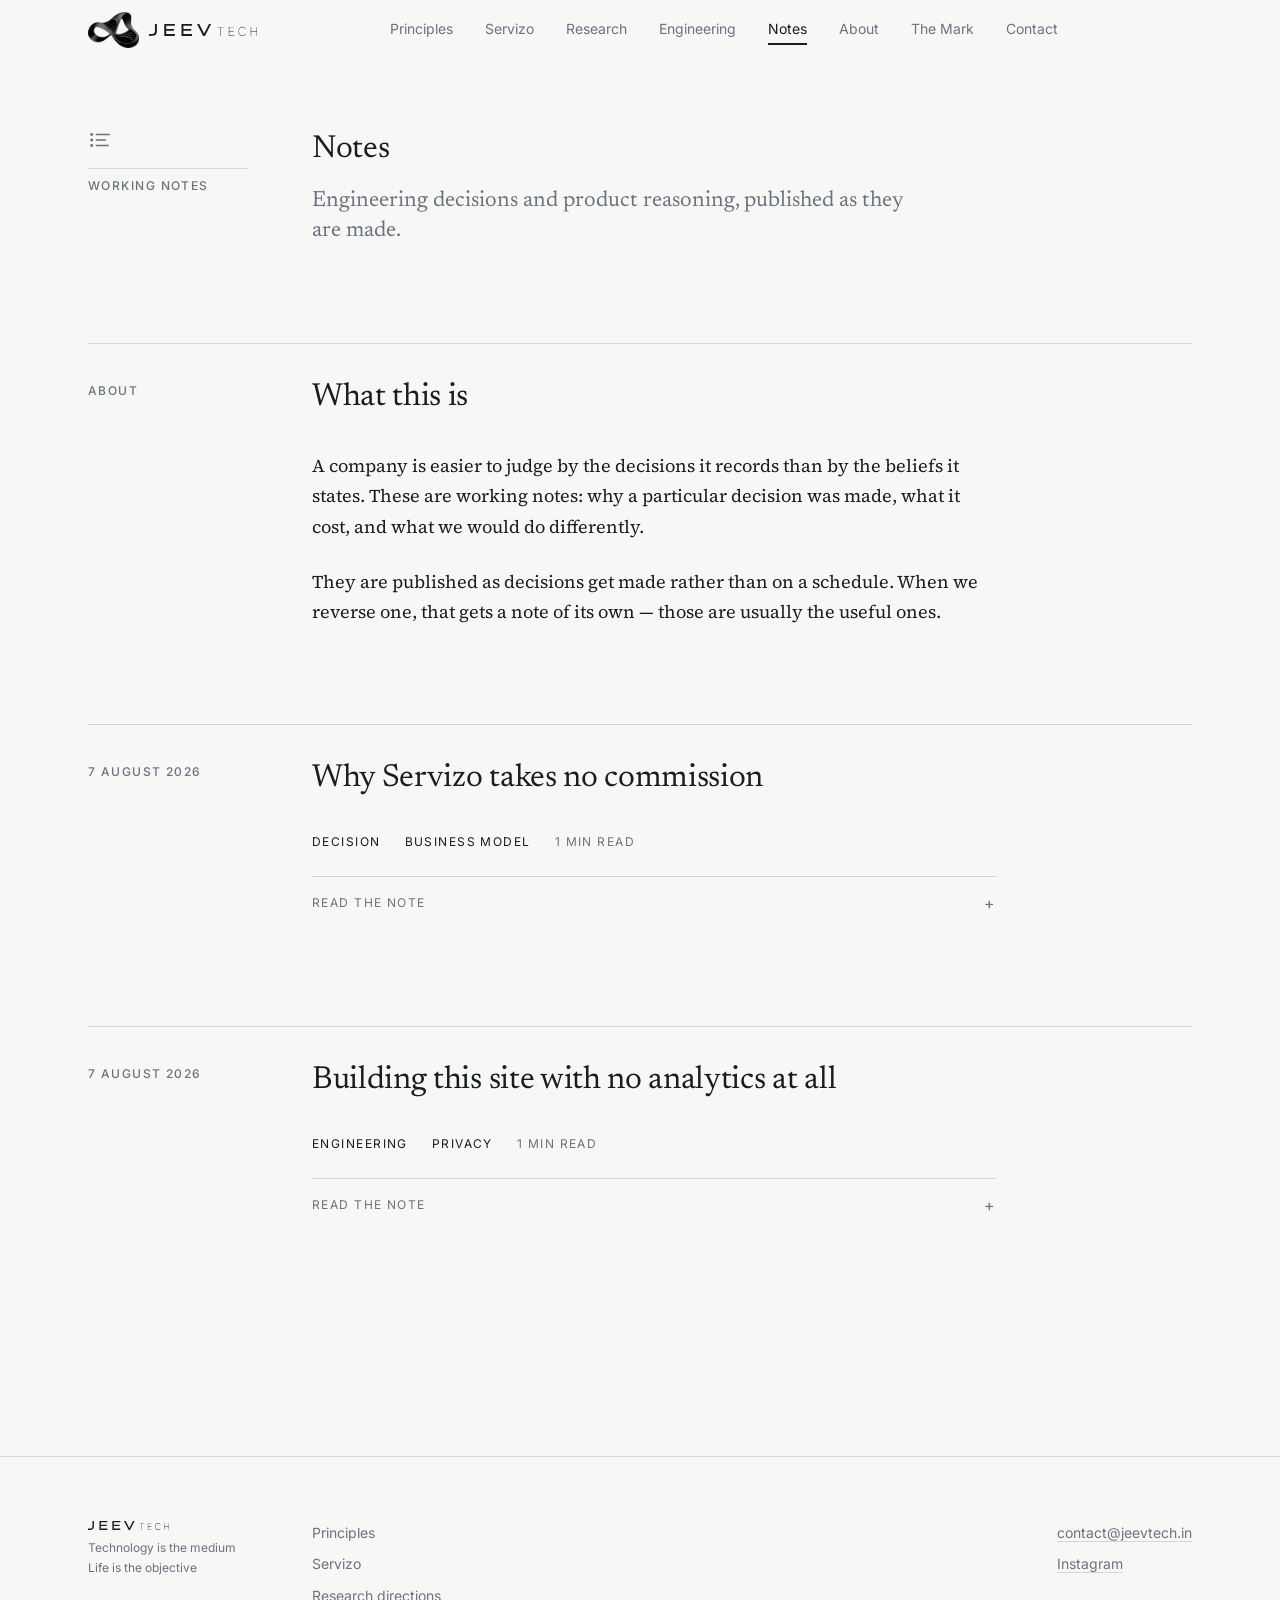
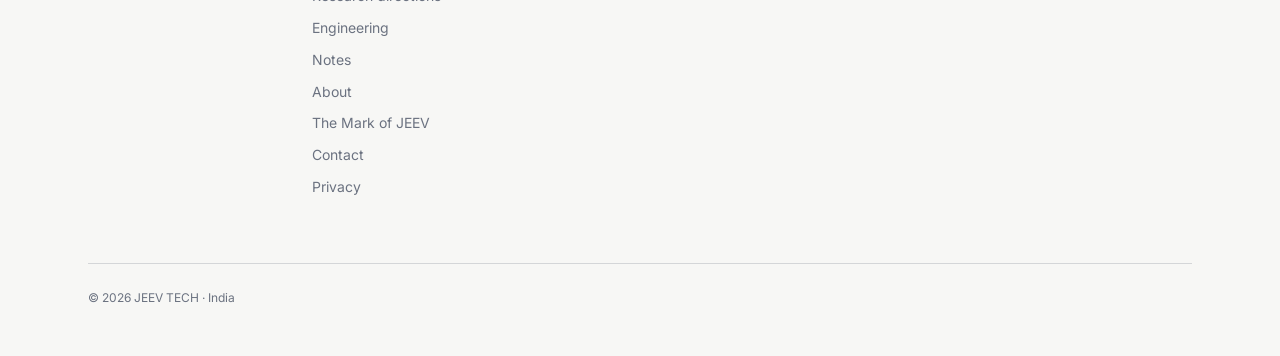
<file: notes.html>
<!DOCTYPE html>
<html lang="en">

<head>
  <meta charset="UTF-8">
  <meta name="viewport" content="width=device-width, initial-scale=1.0">
  <title>Notes — JEEV TECH</title>
  <meta name="description"
    content="Working notes from JEEV TECH: engineering decisions and product reasoning, published as they are made.">
  <!-- Canonical host is the apex, jeevtech.in. www must 301-redirect to it or these become split URLs. -->
  <link rel="canonical" href="https://jeevtech.in/notes">
  <meta name="theme-color" content="#F7F7F5">
  <link rel="icon" href="/favicon.ico" sizes="16x16 32x32 48x48">
  <link rel="icon" href="/img/icon.svg" type="image/svg+xml">
  <link rel="apple-touch-icon" href="/apple-touch-icon.png">
  <link rel="manifest" href="/site.webmanifest">
  <meta property="og:type" content="website">
  <meta property="og:site_name" content="JEEV TECH">
  <meta property="og:title" content="Notes — JEEV TECH">
  <meta property="og:description"
    content="Working notes from JEEV TECH: engineering decisions and product reasoning, published as they are made.">
  <meta property="og:url" content="https://jeevtech.in/notes">
  <meta property="og:image" content="https://jeevtech.in/img/og-image.png">
  <meta property="og:image:width" content="1200">
  <meta property="og:image:height" content="630">
  <meta property="og:image:alt" content="JEEV TECH — Engineering life-centric technologies that advance civilization.">
  <meta name="twitter:card" content="summary_large_image">
  <script type="application/ld+json">
  {"@context":"https://schema.org","@graph":[
    {"@type":"Blog","name":"JEEV TECH Notes","description":"Engineering decisions, product reasoning, and research notes from JEEV TECH.","url":"https://jeevtech.in/notes","publisher":{"@type":"Organization","name":"JEEV TECH"}},
    {"@type":"BreadcrumbList","itemListElement":[{"@type":"ListItem","position":1,"name":"Home","item":"https://jeevtech.in/"},{"@type":"ListItem","position":2,"name":"Notes","item":"https://jeevtech.in/notes"}]}]}
  </script>
  <link rel="preload" href="fonts/newsreader-normal.woff2" as="font" type="font/woff2" crossorigin>
  <link rel="preload" href="fonts/sourceserif4-normal.woff2" as="font" type="font/woff2" crossorigin>
  <link rel="stylesheet" href="css/tokens.css">
  <link rel="stylesheet" href="css/reset.css">
  <link rel="stylesheet" href="css/base.css">
  <link rel="stylesheet" href="css/layout.css">
  <link rel="stylesheet" href="css/components.css">
  <link rel="stylesheet" href="css/diagram.css">
  <link rel="stylesheet" href="css/signature.css">
  <link rel="stylesheet" href="css/responsive.css">
</head>

<body>

  <a href="#main-content" class="skip-link">Skip to content</a>

  <header class="site-header" role="banner">
    <div class="site-header__inner">
      <a href="/" class="site-brand" aria-label="JEEV TECH — home">
        <img class="site-brand__emblem" src="/img/logo-mark.webp" alt=""
          width="507" height="360" decoding="async">
        <span class="site-brand__wordmark">JEEV <span class="wordmark__descriptor">TECH</span></span>
      </a>
      <button class="menu-toggle" aria-label="Open menu" aria-expanded="false" aria-controls="site-nav"
        id="menu-toggle">
        <span class="menu-toggle__icon" aria-hidden="true"></span>
      </button>
      <nav class="site-nav" id="site-nav" role="navigation" aria-label="Main navigation">
        <a href="/principles" class="site-nav__link">Principles</a>
        <a href="/servizo" class="site-nav__link">Servizo</a>
        <a href="/research" class="site-nav__link">Research</a>
        <a href="/engineering" class="site-nav__link">Engineering</a>
        <a href="/notes" class="site-nav__link site-nav__link--active" aria-current="page">Notes</a>
        <a href="/about" class="site-nav__link">About</a>
        <a href="/mark" class="site-nav__link">The Mark</a>
        <a href="/contact" class="site-nav__link">Contact</a>
      </nav>
      <div class="nav-overlay" id="nav-overlay" aria-hidden="true"></div>
    </div>
  </header>

  <main id="main-content">
    <div class="page">

      <div class="page-header">
        <div class="page-header__aside">
          <div class="page-header__mark"><svg class="page-mark" viewBox="0 0 26 26" role="img"
              aria-label="Dated entries">
              <circle cx="4" cy="7" r="1.6" />
              <path d="M9 7 H23" />
              <circle cx="4" cy="13" r="1.6" />
              <path d="M9 13 H19" />
              <circle cx="4" cy="19" r="1.6" />
              <path d="M9 19 H22" />
            </svg></div>
          <p class="eyebrow">Working notes</p>
        </div>
        <div class="page-header__body">
          <h1>Notes</h1>
          <p class="page-lede">Engineering decisions and product reasoning, published as they are made.</p>
        </div>
      </div>

      <div class="page-content">

        <section class="section" aria-labelledby="notes-what">
          <p class="section__label">About</p>
          <div class="section__body">
            <h2 id="notes-what" class="section__heading">What this is</h2>
            <p>
              A company is easier to judge by the decisions it records than by the beliefs it states. These are working
              notes: why a particular decision was made, what it cost, and what we would do differently.
            </p>
            <p>
              They are published as decisions get made rather than on a schedule. When we reverse one, that gets a
              note of its own — those are usually the useful ones.
            </p>
          </div>
        </section>

        <!-- ============================================================
             ENTRIES — newest first.
             To add one, copy the block below, change the date, the id,
             the heading, and the body. Nothing else needs updating.
             ============================================================ -->

        <section class="section" aria-labelledby="note-no-commission">
          <p class="section__label"><time datetime="2026-08-07">7 August 2026</time></p>
          <div class="section__body">
            <h2 id="note-no-commission" class="section__heading">Why Servizo takes no commission</h2>
            <p class="note-meta"><span class="note-meta__tag">Decision</span><span class="note-meta__tag">Business
                model</span><span class="note-meta__time">1 min read</span></p>
            <details class="note">
              <summary class="note__summary">Read the note</summary>
              <div class="note__body">
                <p>
                  The default model for a service platform is a percentage of every transaction. It is simple to
                  explain,
                  it scales with usage, and it is what investors expect to see.
                </p>
                <p>
                  We asked a narrower question: what is the platform actually being paid for? The answer is the software
                  —
                  verification, scheduling, documentation, the record a professional builds. It is not the work itself,
                  which the professional does. Charging a share of that work would be charging for something we did not
                  do,
                  and it would make our revenue rise as the professional's margin falls.
                </p>
                <p>
                  So Servizo charges a subscription for the tools and takes nothing from the job. Customers pay no
                  platform
                  fee today; if one becomes necessary to run the infrastructure, it will be introduced for that reason
                  and
                  stated plainly. We are paid for the software rather than a share of the work: what we earn tracks how
                  useful the tools are, not how much the professional was paid for the job.
                </p>
              </div>
            </details>
          </div>
        </section>

        <section class="section" aria-labelledby="note-no-analytics">
          <p class="section__label"><time datetime="2026-08-07">7 August 2026</time></p>
          <div class="section__body">
            <h2 id="note-no-analytics" class="section__heading">Building this site with no analytics at all</h2>
            <p class="note-meta"><span class="note-meta__tag">Engineering</span><span
                class="note-meta__tag">Privacy</span><span class="note-meta__time">1 min read</span></p>
            <details class="note">
              <summary class="note__summary">Read the note</summary>
              <div class="note__body">
                <p>
                  We argue against systems that quietly extract from the people using them. That argument is worth
                  nothing
                  if the page making it is measuring its readers, so this site collects nothing: no third-party
                  trackers,
                  no advertising pixels, no analytics that profile individuals, and no non-essential cookies.
                </p>
                <p>
                  The cost is real. We do not know how many people read a page, which pages hold attention, or where
                  readers stop. Every instinct built by modern web practice says to install something and find out.
                </p>
                <p>
                  We decided the information was not worth what it would cost us to be consistent. Fonts are self-hosted
                  and subsetted for the same reason — a font pulled from someone else's server tells that server who
                  visited. If we later need to know whether the site works, the answer is a privacy-preserving,
                  self-hosted count of page views, never a profile of a person.
                </p>
              </div>
            </details>
          </div>
        </section>

      </div>
    </div>
  </main>

  <footer class="site-footer" role="contentinfo">
    <div class="site-footer__inner">
      <div class="site-footer__brand">
        <span class="site-footer__wordmark">JEEV <span class="wordmark__descriptor">TECH</span></span>
        <span class="site-footer__tagline">Technology is the medium<br>Life is the objective</span>
      </div>

      <nav class="site-footer__nav" aria-label="Footer navigation">
        <a href="/principles">Principles</a>
        <a href="/servizo">Servizo</a>
        <a href="/research">Research directions</a>
        <a href="/engineering">Engineering</a>
        <a href="/notes">Notes</a>
        <a href="/about">About</a>
        <a href="/mark">The Mark of JEEV</a>
        <a href="/contact">Contact</a>
        <a href="/privacy">Privacy</a>
      </nav>

      <div class="site-footer__contact">
        <a href="mailto:contact@jeevtech.in">contact@jeevtech.in</a>
        <a href="https://www.instagram.com/jeev.tech/" target="_blank" rel="noopener noreferrer">Instagram</a>
      </div>

      <p class="site-footer__meta">
        &copy; 2026 JEEV TECH &middot; India
      </p>
    </div>
  </footer>

  <script src="js/main.js"></script>
</body>

</html>
</file>
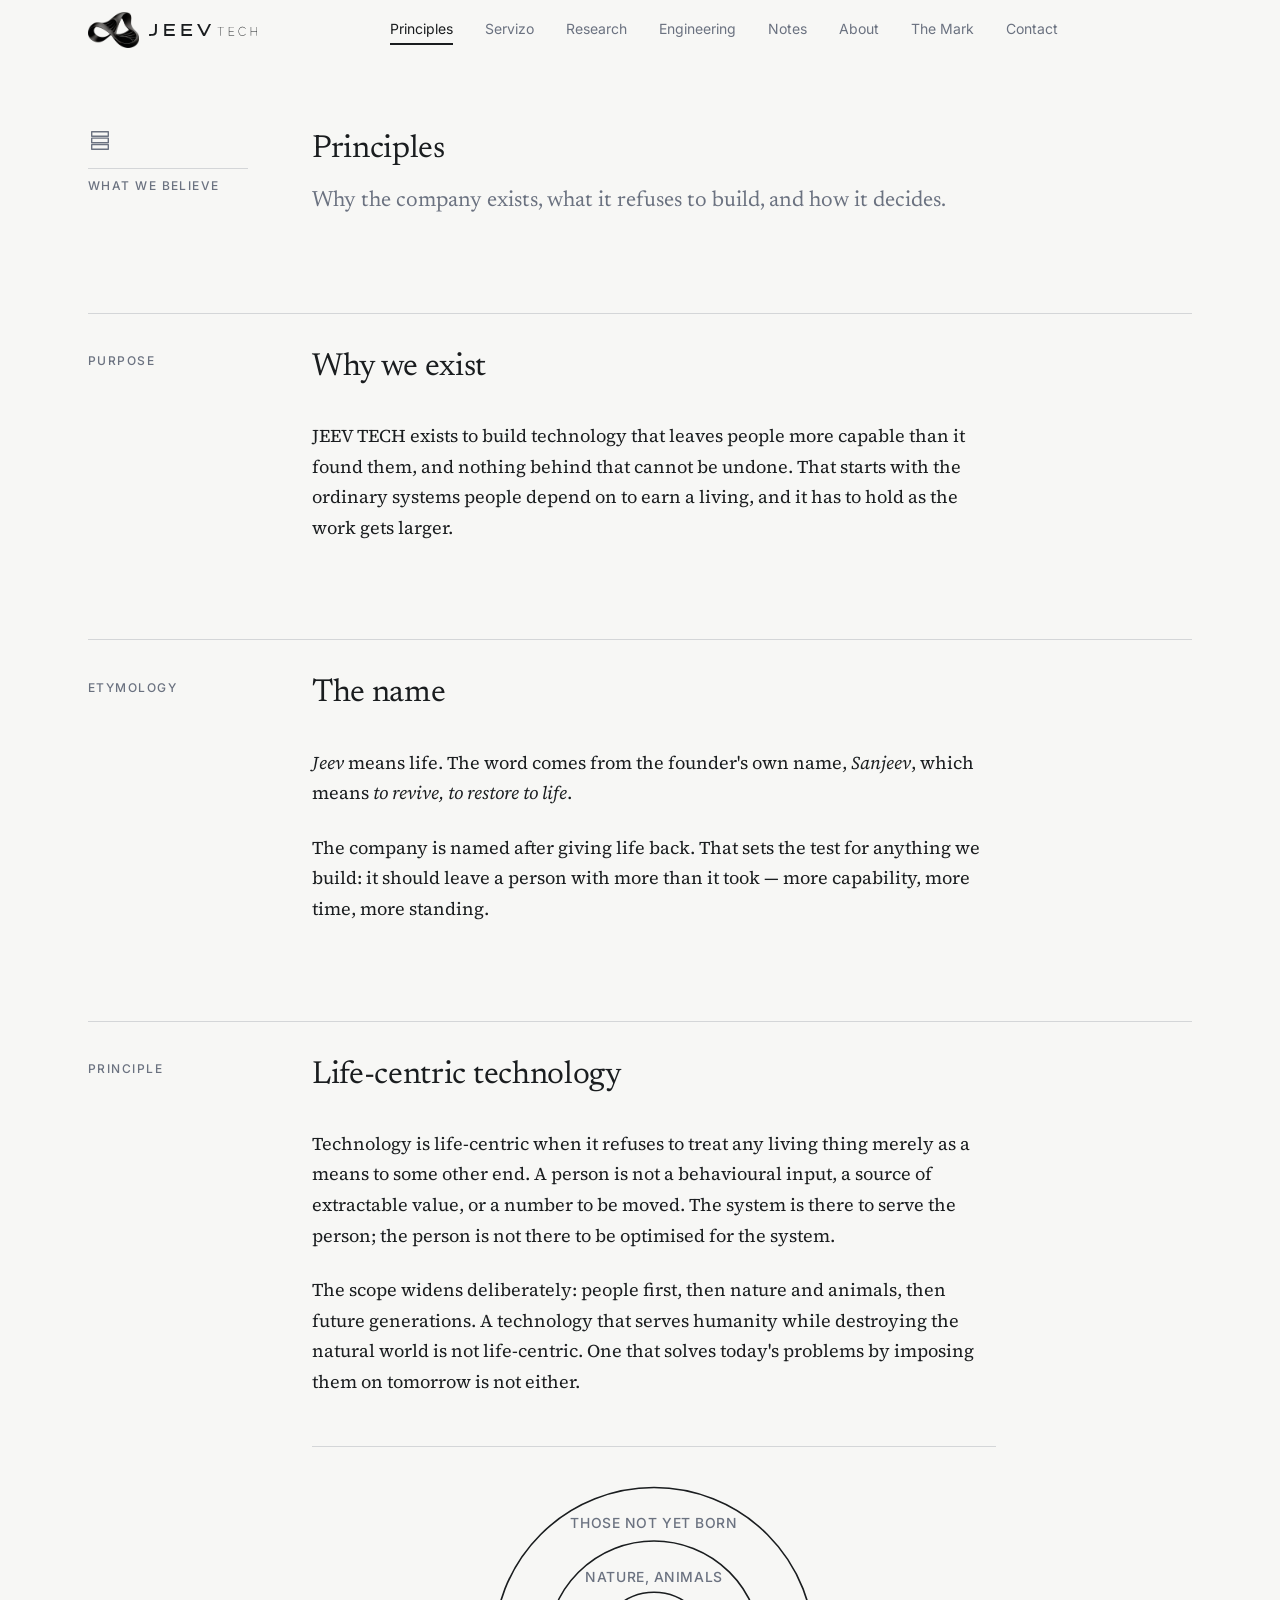
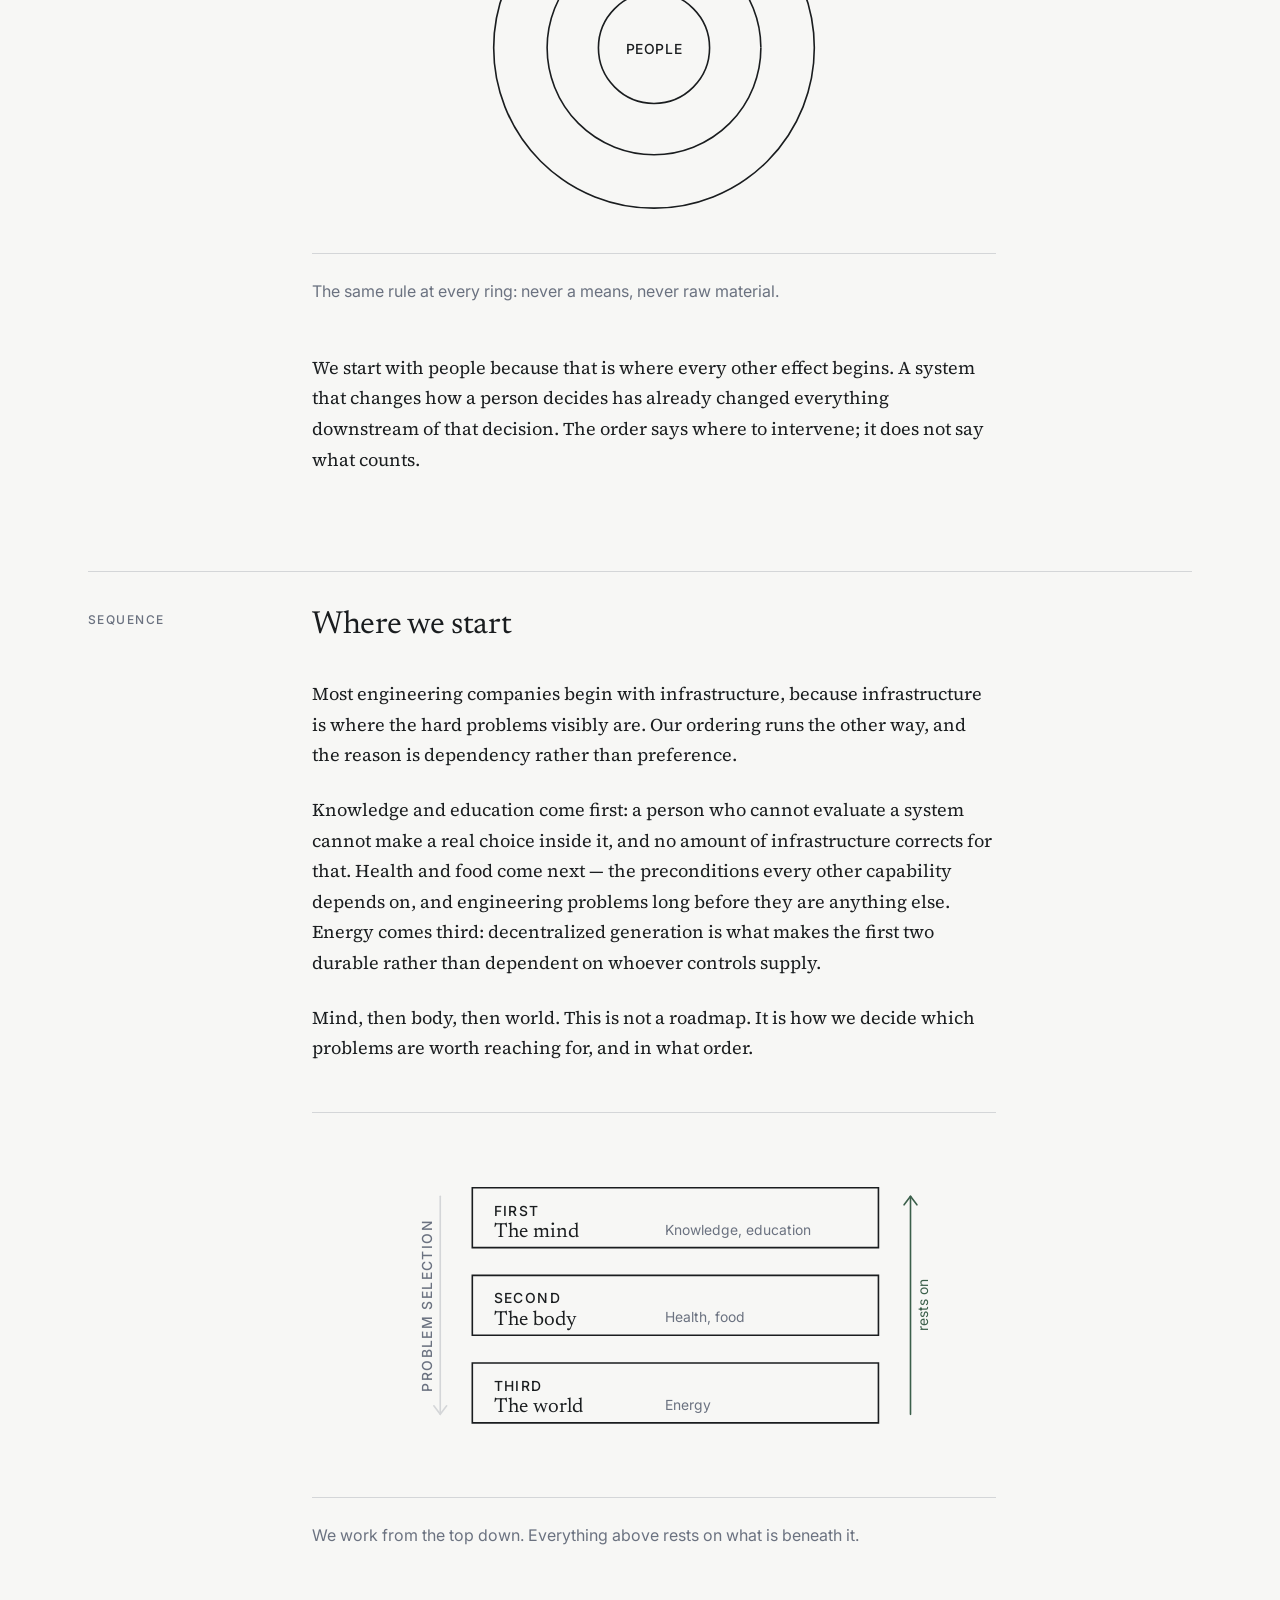
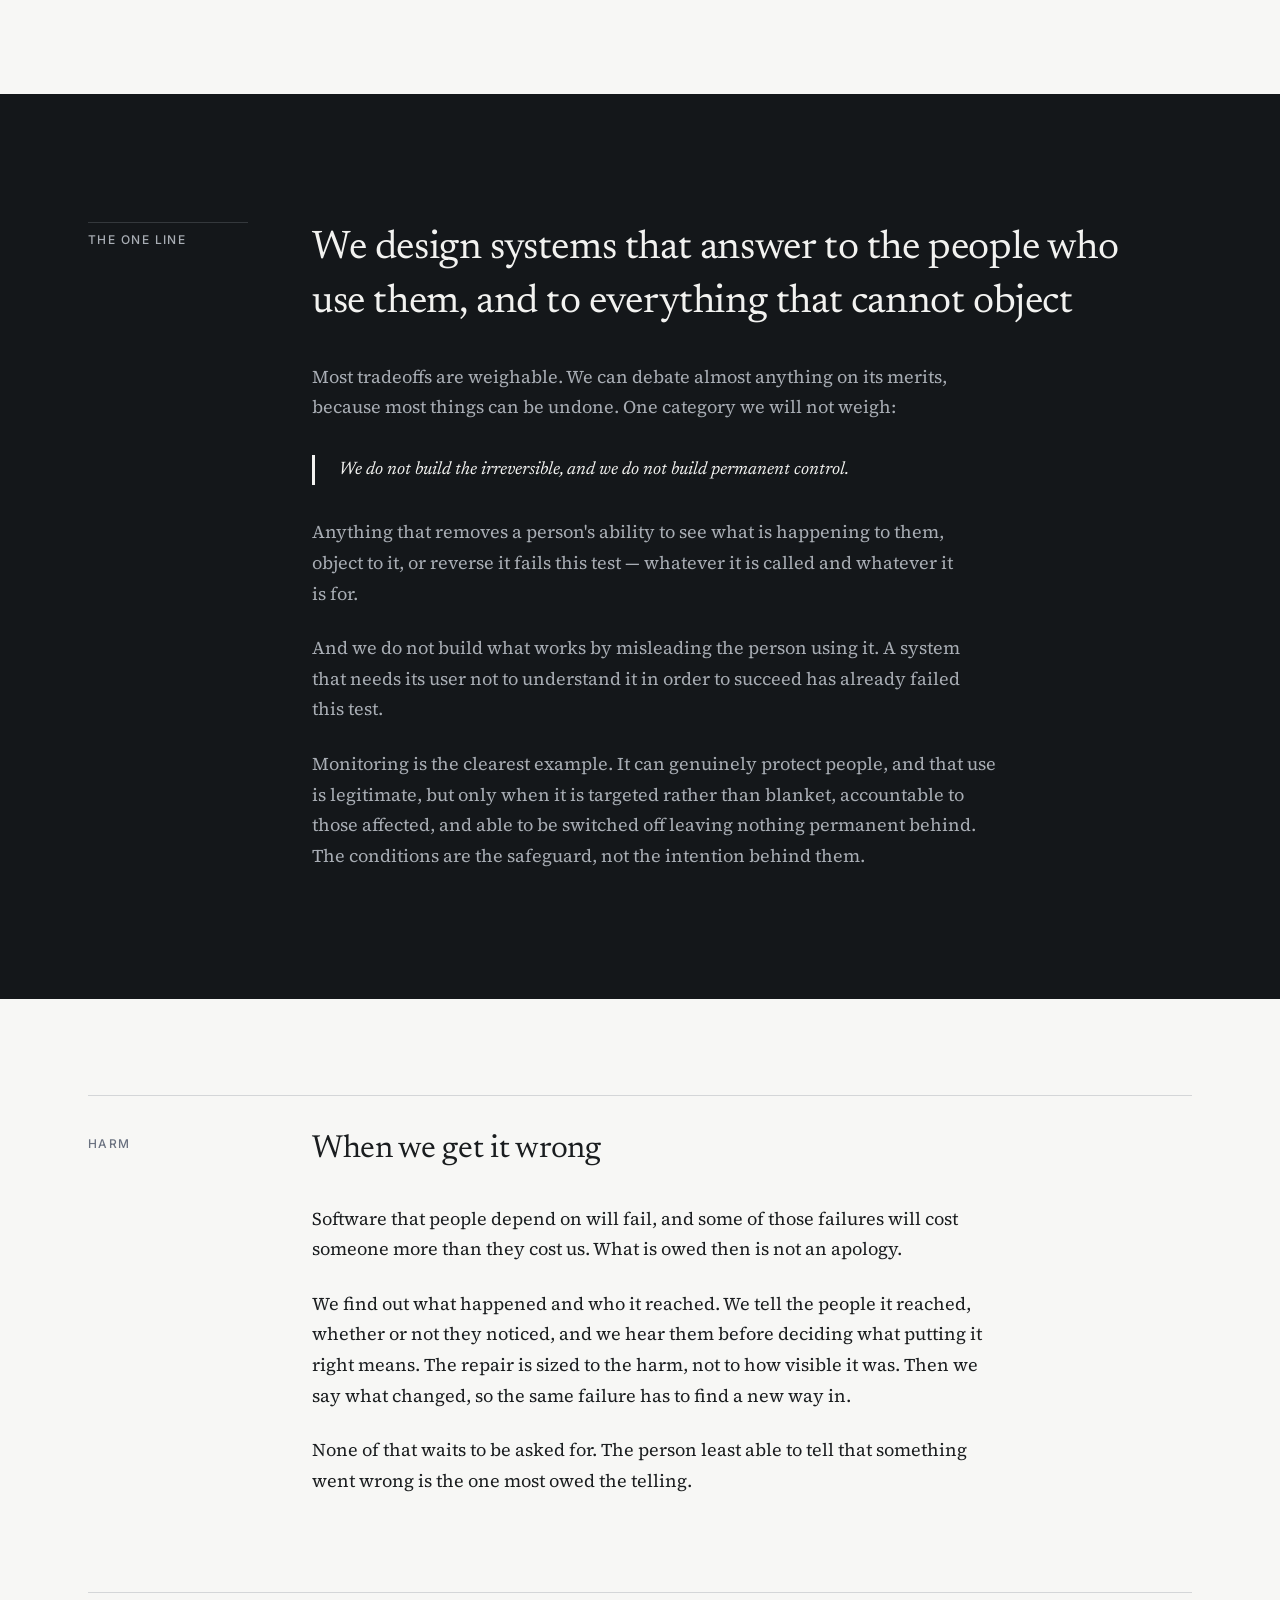
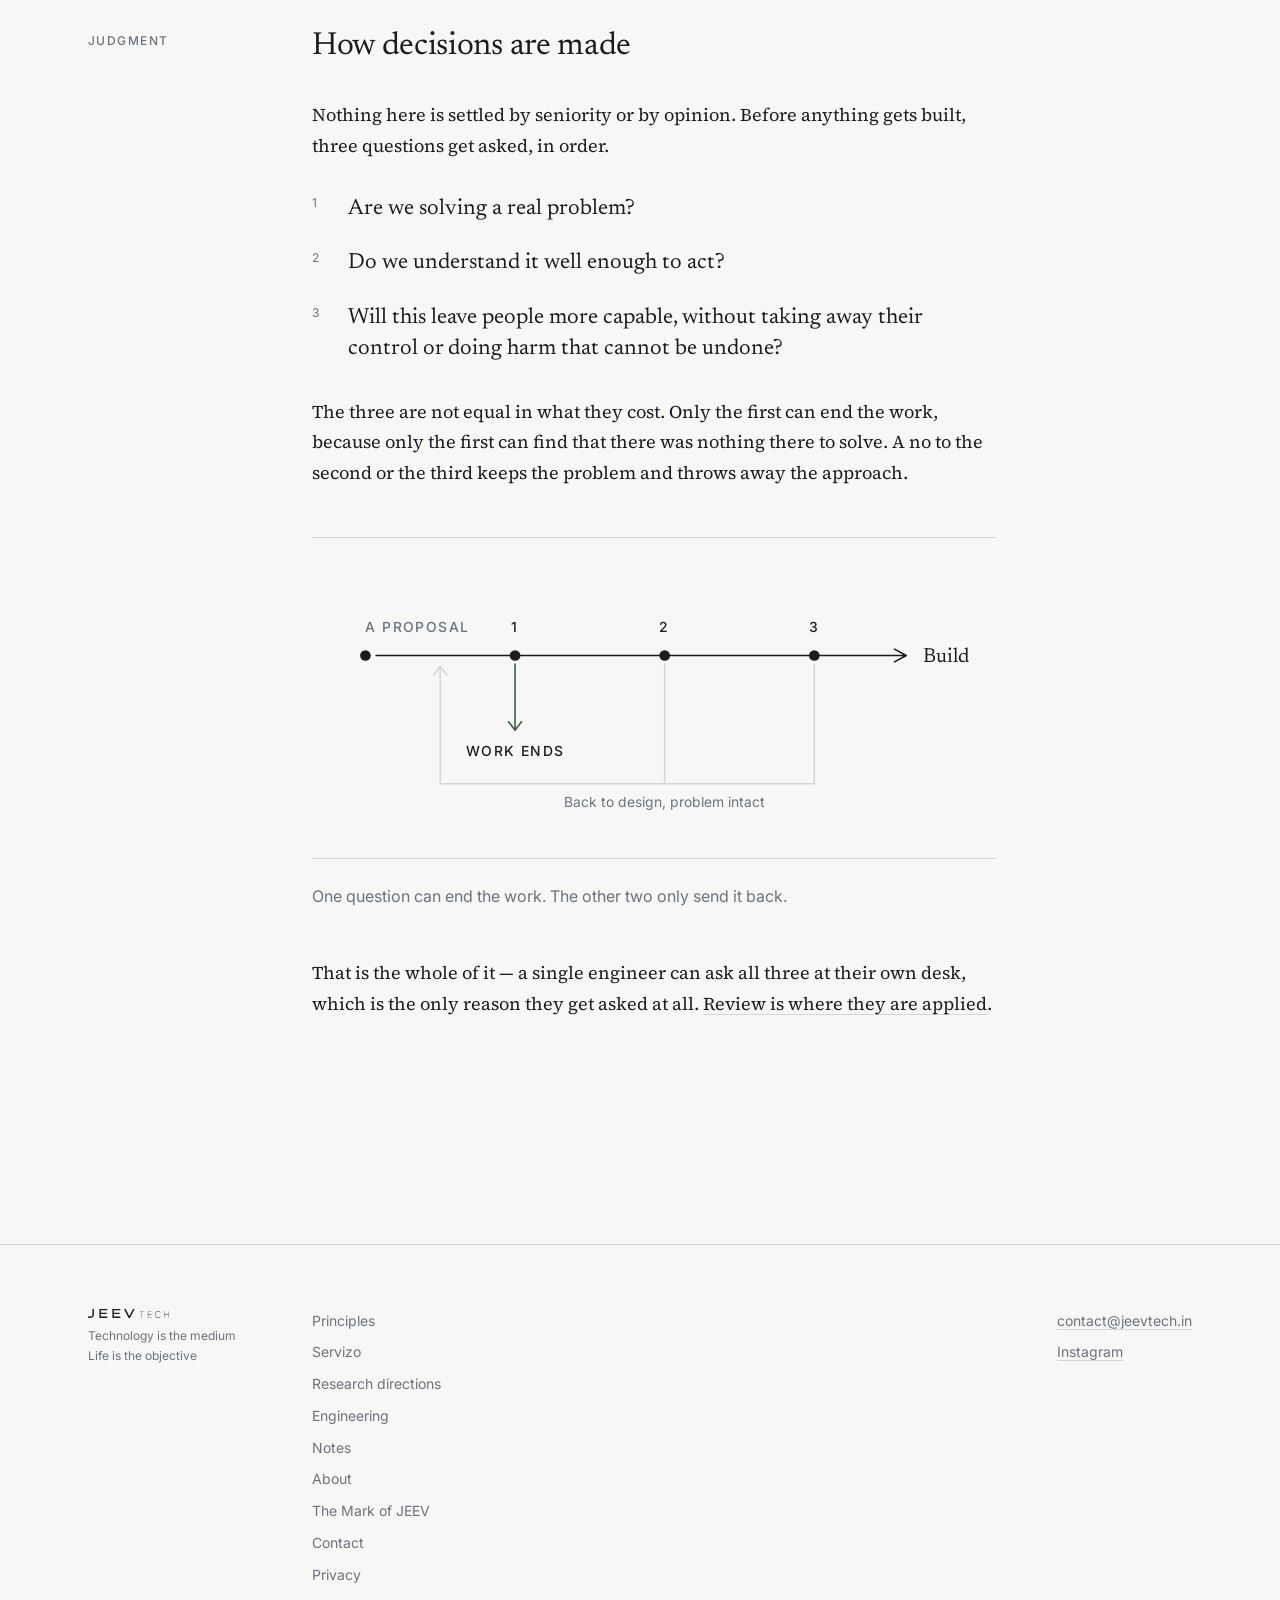
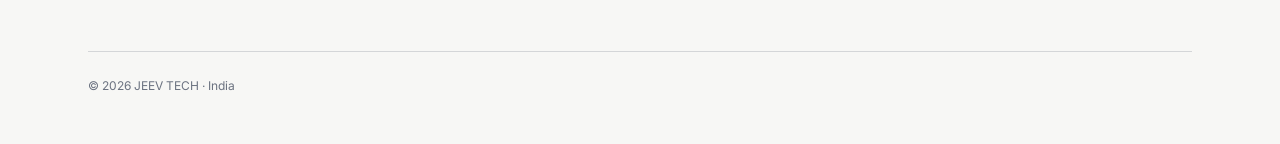
<file: principles.html>
<!DOCTYPE html>
<html lang="en">

<head>
  <meta charset="UTF-8">
  <meta name="viewport" content="width=device-width, initial-scale=1.0">
  <title>Principles — JEEV TECH</title>
  <meta name="description"
    content="What JEEV TECH believes: life-centric technology, where we start, and the one line we will not cross — we do not build the irreversible or permanent control.">
  <!-- Canonical host is the apex, jeevtech.in. www must 301-redirect to it or these become split URLs. -->
  <link rel="canonical" href="https://jeevtech.in/principles">
  <meta name="theme-color" content="#F7F7F5">
  <link rel="icon" href="/favicon.ico" sizes="16x16 32x32 48x48">
  <link rel="icon" href="/img/icon.svg" type="image/svg+xml">
  <link rel="apple-touch-icon" href="/apple-touch-icon.png">
  <link rel="manifest" href="/site.webmanifest">
  <meta property="og:type" content="website">
  <meta property="og:site_name" content="JEEV TECH">
  <meta property="og:title" content="Principles — JEEV TECH">
  <meta property="og:description"
    content="What JEEV TECH believes: life-centric technology, where we start, and the one line we will not cross — we do not build the irreversible or permanent control.">
  <meta property="og:url" content="https://jeevtech.in/principles">
  <meta property="og:image" content="https://jeevtech.in/img/og-image.png">
  <meta property="og:image:width" content="1200">
  <meta property="og:image:height" content="630">
  <meta property="og:image:alt" content="JEEV TECH — Engineering life-centric technologies that advance civilization.">
  <meta name="twitter:card" content="summary_large_image">
  <script type="application/ld+json">
  {"@context":"https://schema.org","@graph":[{"@type":"AboutPage","name":"Principles","description":"What JEEV TECH believes and the boundary it will not cross."},{"@type":"BreadcrumbList","itemListElement":[{"@type":"ListItem","position":1,"name":"Home","item":"https://jeevtech.in/"},{"@type":"ListItem","position":2,"name":"Principles","item":"https://jeevtech.in/principles"}]}]}
  </script>
  <link rel="preload" href="fonts/newsreader-normal.woff2" as="font" type="font/woff2" crossorigin>
  <link rel="preload" href="fonts/sourceserif4-normal.woff2" as="font" type="font/woff2" crossorigin>
  <link rel="stylesheet" href="css/tokens.css">
  <link rel="stylesheet" href="css/reset.css">
  <link rel="stylesheet" href="css/base.css">
  <link rel="stylesheet" href="css/layout.css">
  <link rel="stylesheet" href="css/components.css">
  <link rel="stylesheet" href="css/diagram.css">
  <link rel="stylesheet" href="css/signature.css">
  <link rel="stylesheet" href="css/responsive.css">
</head>

<body>

  <a href="#main-content" class="skip-link">Skip to content</a>



  <header class="site-header" role="banner">
    <div class="site-header__inner">
      <a href="/" class="site-brand" aria-label="JEEV TECH — home">
        <img class="site-brand__emblem" src="/img/logo-mark.webp" alt=""
          width="507" height="360" decoding="async">
        <span class="site-brand__wordmark">JEEV <span class="wordmark__descriptor">TECH</span></span>
      </a>
      <button class="menu-toggle" aria-label="Open menu" aria-expanded="false" aria-controls="site-nav"
        id="menu-toggle">
        <span class="menu-toggle__icon" aria-hidden="true"></span>
      </button>
      <nav class="site-nav" id="site-nav" role="navigation" aria-label="Main navigation">
        <a href="/principles" class="site-nav__link site-nav__link--active" aria-current="page">Principles</a>
        <a href="/servizo" class="site-nav__link">Servizo</a>
        <a href="/research" class="site-nav__link">Research</a>
        <a href="/engineering" class="site-nav__link">Engineering</a>
        <a href="/notes" class="site-nav__link">Notes</a>
        <a href="/about" class="site-nav__link">About</a>
        <a href="/mark" class="site-nav__link">The Mark</a>
        <a href="/contact" class="site-nav__link">Contact</a>
      </nav>
      <div class="nav-overlay" id="nav-overlay" aria-hidden="true"></div>
    </div>
  </header>

  <main id="main-content">
    <div class="page">

      <!-- Page Header -->
      <div class="page-header">
        <div class="page-header__aside">
          <div class="page-header__mark"><svg class="page-mark" viewBox="0 0 26 26" role="img"
              aria-label="Three stacked layers">
              <rect x="4" y="4" width="18" height="5" />
              <rect x="4" y="11" width="18" height="5" />
              <rect x="4" y="18" width="18" height="5" />
            </svg></div>
          <p class="eyebrow">What we believe</p>
        </div>
        <div class="page-header__body">
          <h1>Principles</h1>
          <p class="page-lede">Why the company exists, what it refuses to build, and how it decides.</p>
        </div>
      </div>

      <div class="philosophy-body">

        <!-- Why we exist -->
        <section class="section" aria-labelledby="why-we-exist">
          <p class="section__label">Purpose</p>
          <div class="section__body">
            <h2 id="why-we-exist" class="section__heading">Why we exist</h2>
            <p>
              JEEV TECH exists to build technology that leaves people more capable than it found them, and nothing
              behind that cannot be undone. That starts with the ordinary systems people depend on to earn a living,
              and it has to hold as the work gets larger.
            </p>
          </div>
        </section>

        <!-- The name -->
        <section class="section" aria-labelledby="the-name">
          <p class="section__label">Etymology</p>
          <div class="section__body">
            <h2 id="the-name" class="section__heading">The name</h2>
            <p>
              <em>Jeev</em> means <strong>life</strong>. The word comes from the founder's own name, <em>Sanjeev</em>,
              which means <em>to revive, to restore to life</em>.
            </p>
            <p>
              The company is named after giving life back. That sets the test for anything we build: it should leave a
              person with more than it took — more capability, more time, more standing.
            </p>
          </div>
        </section>

        <!-- Life-centric technology -->
        <section class="section" aria-labelledby="life-centric">
          <p class="section__label">Principle</p>
          <div class="section__body">
            <h2 id="life-centric" class="section__heading">Life-centric technology</h2>
            <p>
              Technology is life-centric when it refuses to treat any living thing merely as a means to some other end.
              A person is not a behavioural input, a source of extractable value, or a number to be moved. The system
              is there to serve the person; the person is not there to be optimised for the system.
            </p>
            <p>
              The scope widens deliberately: people first, then nature and animals, then future generations. A
              technology
              that serves humanity while destroying the natural world is not life-centric. One that solves today's
              problems by imposing them on tomorrow is not either.
            </p>
            <figure class="diagram">
              <div class="diagram__frame">
                <svg class="dg-wide" viewBox="0 0 640 320" role="img" aria-labelledby="dg-scope-t dg-scope-d">
                  <title id="dg-scope-t">The widening scope</title>
                  <desc id="dg-scope-d">Three nested rings. People at the centre, then nature and animals, then the
                    generations not yet born. The same rule applies at every ring.</desc>

                  <circle class="dg-node dg-draw" cx="320" cy="158" r="150" />
                  <circle class="dg-node dg-draw" cx="320" cy="158" r="100" />
                  <circle class="dg-node dg-draw" cx="320" cy="158" r="52" />

                  <g class="dg-step" style="--i:0">
                    <text class="dg-label dg-label--ring dg-label--ink" x="320" y="164"
                      text-anchor="middle">People</text>
                  </g>
                  <g class="dg-step" style="--i:1">
                    <text class="dg-label dg-label--ring" x="320" y="96" text-anchor="middle">Nature, animals</text>
                  </g>
                  <g class="dg-step" style="--i:2">
                    <text class="dg-label dg-label--ring" x="320" y="46" text-anchor="middle">Those not yet born</text>
                  </g>
                </svg>
                <svg class="dg-narrow" viewBox="0 0 320 330" role="img" aria-labelledby="dg-scope-mt dg-scope-md">
                  <title id="dg-scope-mt">The widening scope</title>
                  <desc id="dg-scope-md">Three nested rings: people at the centre, then nature and animals, then
                    the generations not yet born. The same rule applies at every ring.</desc>
                  <circle class="dg-node dg-draw" cx="160" cy="170" r="150" />
                  <circle class="dg-node dg-draw" cx="160" cy="170" r="105" />
                  <circle class="dg-node dg-draw" cx="160" cy="170" r="60" />
                  <g class="dg-step" style="--i:0">
                    <text class="dg-label dg-label--ring dg-label--ink" x="160" y="175"
                      text-anchor="middle">People</text>
                  </g>
                  <g class="dg-step" style="--i:1">
                    <text class="dg-label dg-label--ring" x="160" y="95" text-anchor="middle">Nature, animals</text>
                  </g>
                  <g class="dg-step" style="--i:2">
                    <text class="dg-label dg-label--ring" x="160" y="50" text-anchor="middle">Those not yet born</text>
                  </g>
                </svg>
              </div>
              <figcaption>
                The same rule at every ring: never a means, never raw material.
              </figcaption>
            </figure>

            <p>
              We start with people because that is where every other effect begins. A system that changes how a person
              decides has already changed everything downstream of that decision. The order says where to intervene; it
              does not say what counts.
            </p>

          </div>
        </section>

        <!-- The order we free people in -->
        <section class="section" aria-labelledby="order-of-freedom">
          <p class="section__label">Sequence</p>
          <div class="section__body">
            <h2 id="order-of-freedom" class="section__heading">Where we start</h2>
            <p>
              Most engineering companies begin with infrastructure, because infrastructure is where the hard problems
              visibly are. Our ordering runs the other way, and the reason is dependency rather than preference.
            </p>
            <p>
              Knowledge and education come first: a person who cannot evaluate a system cannot make a real choice inside
              it, and no amount of infrastructure corrects for that. Health and food come next — the preconditions every
              other capability depends on, and engineering problems long before they are anything else. Energy comes
              third: decentralized generation is what makes the first two durable rather than dependent on whoever
              controls supply.
            </p>
            <p>
              Mind, then body, then world. This is not a roadmap. It is how we decide which problems are worth reaching
              for, and in what order.
            </p>

            <!-- Layered infrastructure: work order runs downward, support runs upward -->
            <figure class="diagram">
              <div class="diagram__frame">
                <svg class="dg-wide" viewBox="0 0 640 300" role="img" aria-labelledby="dg-order-t dg-order-d">
                  <title id="dg-order-t">The order we build in</title>
                  <desc id="dg-order-d">Three stacked layers — mind, body, world. We work them in that order, from
                    the top down, while each layer physically rests on the one beneath it.</desc>

                  <!-- Layers -->
                  <rect class="dg-node dg-draw" x="150" y="40" width="380" height="56" />
                  <rect class="dg-node dg-draw" x="150" y="122" width="380" height="56" />
                  <rect class="dg-node dg-draw" x="150" y="204" width="380" height="56" />

                  <g class="dg-fade">
                    <text class="dg-label dg-label--ink" x="170" y="66">First</text>
                    <text class="dg-title" x="170" y="86">The mind</text>
                    <text class="dg-note" x="330" y="84">Knowledge, education</text>

                    <text class="dg-label dg-label--ink" x="170" y="148">Second</text>
                    <text class="dg-title" x="170" y="168">The body</text>
                    <text class="dg-note" x="330" y="166">Health, food</text>

                    <text class="dg-label dg-label--ink" x="170" y="230">Third</text>
                    <text class="dg-title" x="170" y="250">The world</text>
                    <text class="dg-note" x="330" y="248">Energy</text>
                  </g>

                  <!-- Work order: downward on the left -->
                  <path class="dg-line dg-line--faint dg-draw" d="M120 48 L120 252" />
                  <path class="dg-line dg-line--faint dg-draw" d="M114 244 L120 252 L126 244" />
                  <text class="dg-label dg-fade" x="112" y="150" transform="rotate(-90 112 150)"
                    text-anchor="middle">Problem selection</text>

                  <!-- Support: upward on the right -->
                  <path class="dg-line dg-line--accent dg-draw" d="M560 252 L560 48" />
                  <path class="dg-line dg-line--accent dg-draw" d="M554 56 L560 48 L566 56" />
                  <text class="dg-note dg-note--accent dg-fade" x="576" y="150" transform="rotate(-90 576 150)"
                    text-anchor="middle">rests on</text>
                </svg>
                <svg class="dg-narrow" viewBox="0 0 320 372" role="img" aria-labelledby="dg-order-mt dg-order-md">
                  <title id="dg-order-mt">The order we build in</title>
                  <desc id="dg-order-md">Three stacked layers, mind then body then world. We work them in that
                    order, from the top down, and each layer rests on the one beneath it.</desc>
                  <rect class="dg-node dg-draw" x="16" y="10" width="288" height="86" />
                  <g class="dg-step" style="--i:0">
                    <text class="dg-label dg-label--ink" x="38" y="34">First</text>
                    <text class="dg-title" x="38" y="60">The mind</text>
                    <text class="dg-note" x="38" y="82">Knowledge, education</text>
                  </g>
                  <path class="dg-line dg-line--faint dg-draw" d="M50 96 L50 126 M44 118 L50 126 L56 118" />
                  <text class="dg-note dg-fade" x="70" y="116">problem selection</text>
                  <rect class="dg-node dg-draw" x="16" y="132" width="288" height="86" />
                  <g class="dg-step" style="--i:1">
                    <text class="dg-label dg-label--ink" x="38" y="156">Second</text>
                    <text class="dg-title" x="38" y="182">The body</text>
                    <text class="dg-note" x="38" y="204">Health, food</text>
                  </g>
                  <path class="dg-line dg-line--faint dg-draw" d="M50 218 L50 248 M44 240 L50 248 L56 240" />
                  <rect class="dg-node dg-draw" x="16" y="254" width="288" height="86" />
                  <g class="dg-step" style="--i:2">
                    <text class="dg-label dg-label--ink" x="38" y="278">Third</text>
                    <text class="dg-title" x="38" y="304">The world</text>
                    <text class="dg-note" x="38" y="326">Energy</text>
                  </g>
                  <text class="dg-note dg-note--accent dg-fade" x="16" y="362">Each layer rests on the one beneath
                    it</text>
                </svg>
              </div>
              <figcaption>
                We work from the top down. Everything above rests on what is beneath it.
              </figcaption>
            </figure>
          </div>
        </section>

      </div>
    </div>

    <!-- The one line — the same dark band used on the home page.
         This treatment is reserved for this one idea and nothing else. -->
    <section class="band reveal" aria-labelledby="the-line">
      <div class="rail">
        <p class="rail__label">The one line</p>
        <div class="rail__body">
          <h2 id="the-line" class="band__statement">
            We design systems that answer to the people who use them, and to everything that cannot object
          </h2>
          <p class="band__note">
            Most tradeoffs are weighable. We can debate almost anything on its merits, because most things can be
            undone. One category we will not weigh:
          </p>
          <blockquote>
            <p>
              We do not build the irreversible, and we do not build permanent control.
            </p>
          </blockquote>
          <p>
            Anything that removes a person's ability to see what is happening to them, object to it, or reverse it
            fails this test — whatever it is called and whatever it is for.
          </p>
          <p>
            And we do not build what works by misleading the person using it. A system that needs its user not to
            understand it in order to succeed has already failed this test.
          </p>
          <p>
            Monitoring is the clearest example. It can genuinely protect people, and that use is legitimate, but only
            when it is targeted rather than blanket, accountable to those affected, and able to be switched off leaving
            nothing permanent behind. The conditions are the safeguard, not the intention behind them.
          </p>
        </div>
      </div>
    </section>

    <div class="page">
      <div class="philosophy-body">

        <!-- What is owed after a failure reaches someone. Sits here rather
             than in engineering's Reliability practice: that one governs the
             week before a failure, this is the day after, and every practice
             on that page governs a stage of the build. There is no stage for
             harm that already landed. -->
        <section class="section" aria-labelledby="when-wrong">
          <p class="section__label">Harm</p>
          <div class="section__body">
            <h2 id="when-wrong" class="section__heading">When we get it wrong</h2>
            <p>
              Software that people depend on will fail, and some of those failures will cost someone more than they
              cost us. What is owed then is not an apology.
            </p>
            <p>
              We find out what happened and who it reached. We tell the people it reached, whether or not they
              noticed, and we hear them before deciding what putting it right means. The repair is sized to the harm,
              not to how visible it was. Then we say what changed, so the same failure has to find a new way in.
            </p>
            <p>
              None of that waits to be asked for. The person least able to tell that something went wrong is the one
              most owed the telling.
            </p>
          </div>
        </section>

        <!-- How we decide -->
        <section class="section" aria-labelledby="how-we-decide">
          <p class="section__label">Judgment</p>
          <div class="section__body">
            <h2 id="how-we-decide" class="section__heading">How decisions are made</h2>
            <p>
              Nothing here is settled by seniority or by opinion. Before anything gets built, three questions get
              asked, in order.
            </p>
            <ol class="decide">
              <li>Are we solving a real problem?</li>
              <li>Do we understand it well enough to act?</li>
              <li>Will this leave people more capable, without taking away their control or doing harm that cannot be undone?</li>
            </ol>
            <p>
              The three are not equal in what they cost. Only the first can end the work, because only the first can
              find that there was nothing there to solve. A no to the second or the third keeps the problem and throws
              away the approach.
            </p>

            <!-- The list above carries the questions; this carries their shape.
                 Deliberately no question text here — repeating it would make
                 the drawing a restatement rather than an addition. -->
            <figure class="diagram">
              <div class="diagram__frame">
                <svg class="dg-wide" viewBox="0 0 640 240" role="img" aria-labelledby="dg-shape-t dg-shape-d">
                  <title id="dg-shape-t">What a no costs at each question</title>
                  <desc id="dg-shape-d">A proposal passes the three questions in order and is built. A no to the first
                    ends the work outright. A no to the second or the third returns the work to design, where it
                    re-enters the sequence.</desc>

                  <path class="dg-line dg-draw" d="M60 80 L556 80 M545 74 L556 80 L545 86" />

                  <g class="dg-step" style="--i:0">
                    <circle class="dg-dot" cx="50" cy="80" r="5" />
                    <text class="dg-label dg-fade" x="50" y="58">A proposal</text>
                    <circle class="dg-dot" cx="190" cy="80" r="5" />
                    <text class="dg-label dg-label--ink" x="190" y="58" text-anchor="middle">1</text>
                    <circle class="dg-dot" cx="330" cy="80" r="5" />
                    <text class="dg-label dg-label--ink" x="330" y="58" text-anchor="middle">2</text>
                    <circle class="dg-dot" cx="470" cy="80" r="5" />
                    <text class="dg-label dg-label--ink" x="470" y="58" text-anchor="middle">3</text>
                    <text class="dg-title" x="572" y="86">Build</text>
                  </g>

                  <!-- Only the first question can end the work. -->
                  <path class="dg-line dg-line--accent dg-draw" d="M190 88 L190 150 M184 142 L190 150 L196 142" />
                  <text class="dg-label dg-label--ink dg-fade" x="190" y="174" text-anchor="middle">Work ends</text>

                  <!-- The other two return it to design, before question one. -->
                  <path class="dg-line dg-line--faint dg-draw"
                    d="M330 88 L330 200 M470 88 L470 200 M470 200 L120 200 M120 200 L120 90 M114 98 L120 90 L126 98" />
                  <text class="dg-note dg-fade" x="330" y="222" text-anchor="middle">Back to design, problem
                    intact</text>
                </svg>
                <svg class="dg-narrow" viewBox="0 0 320 300" role="img" aria-labelledby="dg-shape-mt dg-shape-md">
                  <title id="dg-shape-mt">What a no costs at each question</title>
                  <desc id="dg-shape-md">A proposal passes the three questions in order and is built. A no to the
                    first ends the work. A no to the second or the third returns it to design.</desc>
                  <path class="dg-line dg-draw" d="M40 30 L40 262" />
                  <g class="dg-step" style="--i:0">
                    <circle class="dg-dot" cx="40" cy="30" r="4.5" />
                    <text class="dg-label dg-fade" x="62" y="35">A proposal</text>
                  </g>
                  <g class="dg-step" style="--i:1">
                    <circle class="dg-dot" cx="40" cy="94" r="4.5" />
                    <text class="dg-label dg-label--ink" x="62" y="99">1</text>
                  </g>
                  <path class="dg-line dg-line--accent dg-draw" d="M88 94 L150 94 M140 88 L151 94 L140 100" />
                  <text class="dg-label dg-label--ink dg-fade" x="164" y="99">Work ends</text>
                  <g class="dg-step" style="--i:2">
                    <circle class="dg-dot" cx="40" cy="158" r="4.5" />
                    <text class="dg-label dg-label--ink" x="62" y="163">2</text>
                  </g>
                  <path class="dg-line dg-line--faint dg-draw" d="M88 158 L150 158 L150 204 L88 204" />
                  <g class="dg-step" style="--i:3">
                    <circle class="dg-dot" cx="40" cy="204" r="4.5" />
                    <text class="dg-label dg-label--ink" x="62" y="209">3</text>
                  </g>
                  <text class="dg-note dg-fade" x="164" y="175">Back to design,</text>
                  <text class="dg-note dg-fade" x="164" y="193">problem intact</text>
                  <g class="dg-step" style="--i:4">
                    <circle class="dg-dot dg-dot--accent" cx="40" cy="262" r="5.5" />
                    <text class="dg-title" x="62" y="269">Build</text>
                  </g>
                </svg>
              </div>
              <figcaption>
                One question can end the work. The other two only send it back.
              </figcaption>
            </figure>

            <p>
              That is the whole of it &mdash; a single engineer can ask all three at their own desk, which is the only
              reason they get asked at all.
              <a href="/engineering#eng-gate">Review is where they are applied</a>.
            </p>
          </div>
        </section>


      </div>
    </div>
  </main>

  <footer class="site-footer" role="contentinfo">
    <div class="site-footer__inner">
      <div class="site-footer__brand">
        <span class="site-footer__wordmark">JEEV <span class="wordmark__descriptor">TECH</span></span>
        <span class="site-footer__tagline">Technology is the medium<br>Life is the objective</span>
      </div>

      <nav class="site-footer__nav" aria-label="Footer navigation">
        <a href="/principles">Principles</a>
        <a href="/servizo">Servizo</a>
        <a href="/research">Research directions</a>
        <a href="/engineering">Engineering</a>
        <a href="/notes">Notes</a>
        <a href="/about">About</a>
        <a href="/mark">The Mark of JEEV</a>
        <a href="/contact">Contact</a>
        <a href="/privacy">Privacy</a>
      </nav>

      <div class="site-footer__contact">
        <a href="mailto:contact@jeevtech.in">contact@jeevtech.in</a>
        <a href="https://www.instagram.com/jeev.tech/" target="_blank" rel="noopener noreferrer">Instagram</a>
      </div>

      <p class="site-footer__meta">
        &copy; 2026 JEEV TECH &middot; India
      </p>
    </div>
  </footer>

  <script src="js/main.js"></script>
</body>

</html>
</file>
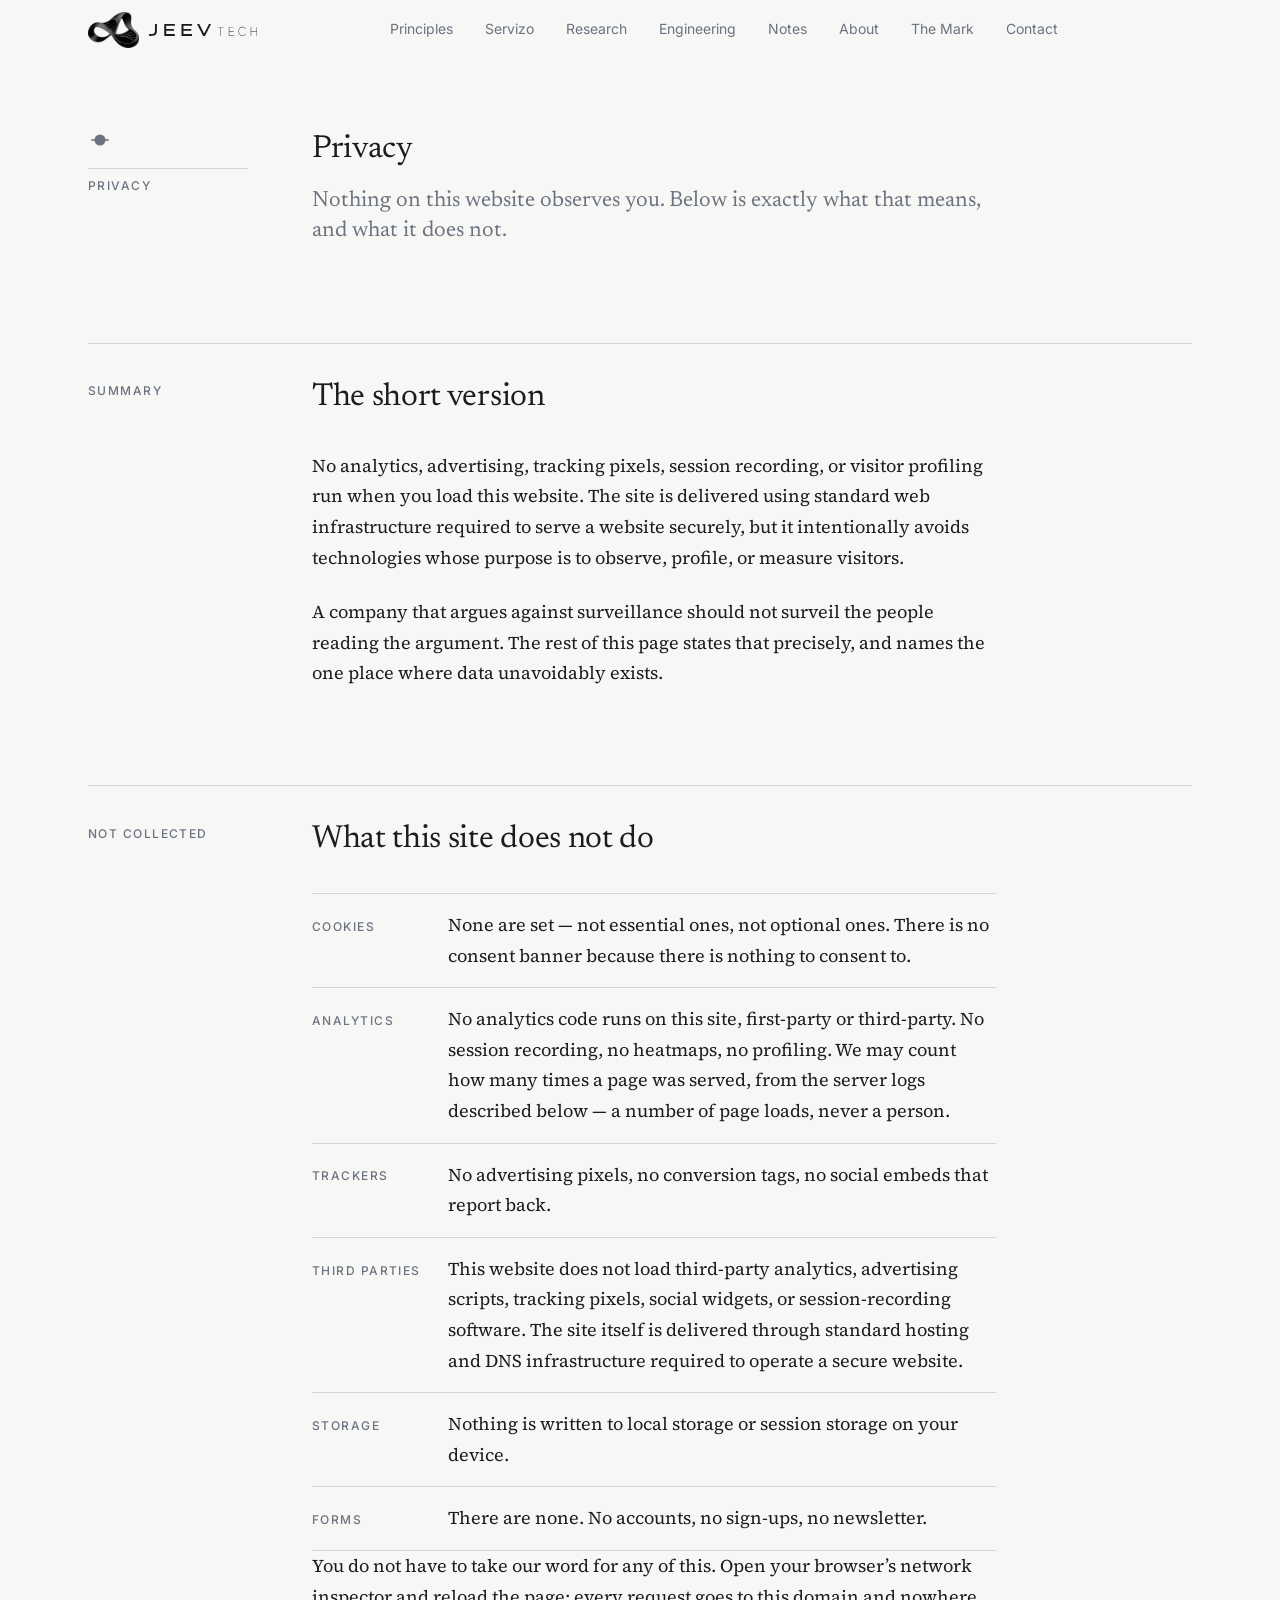
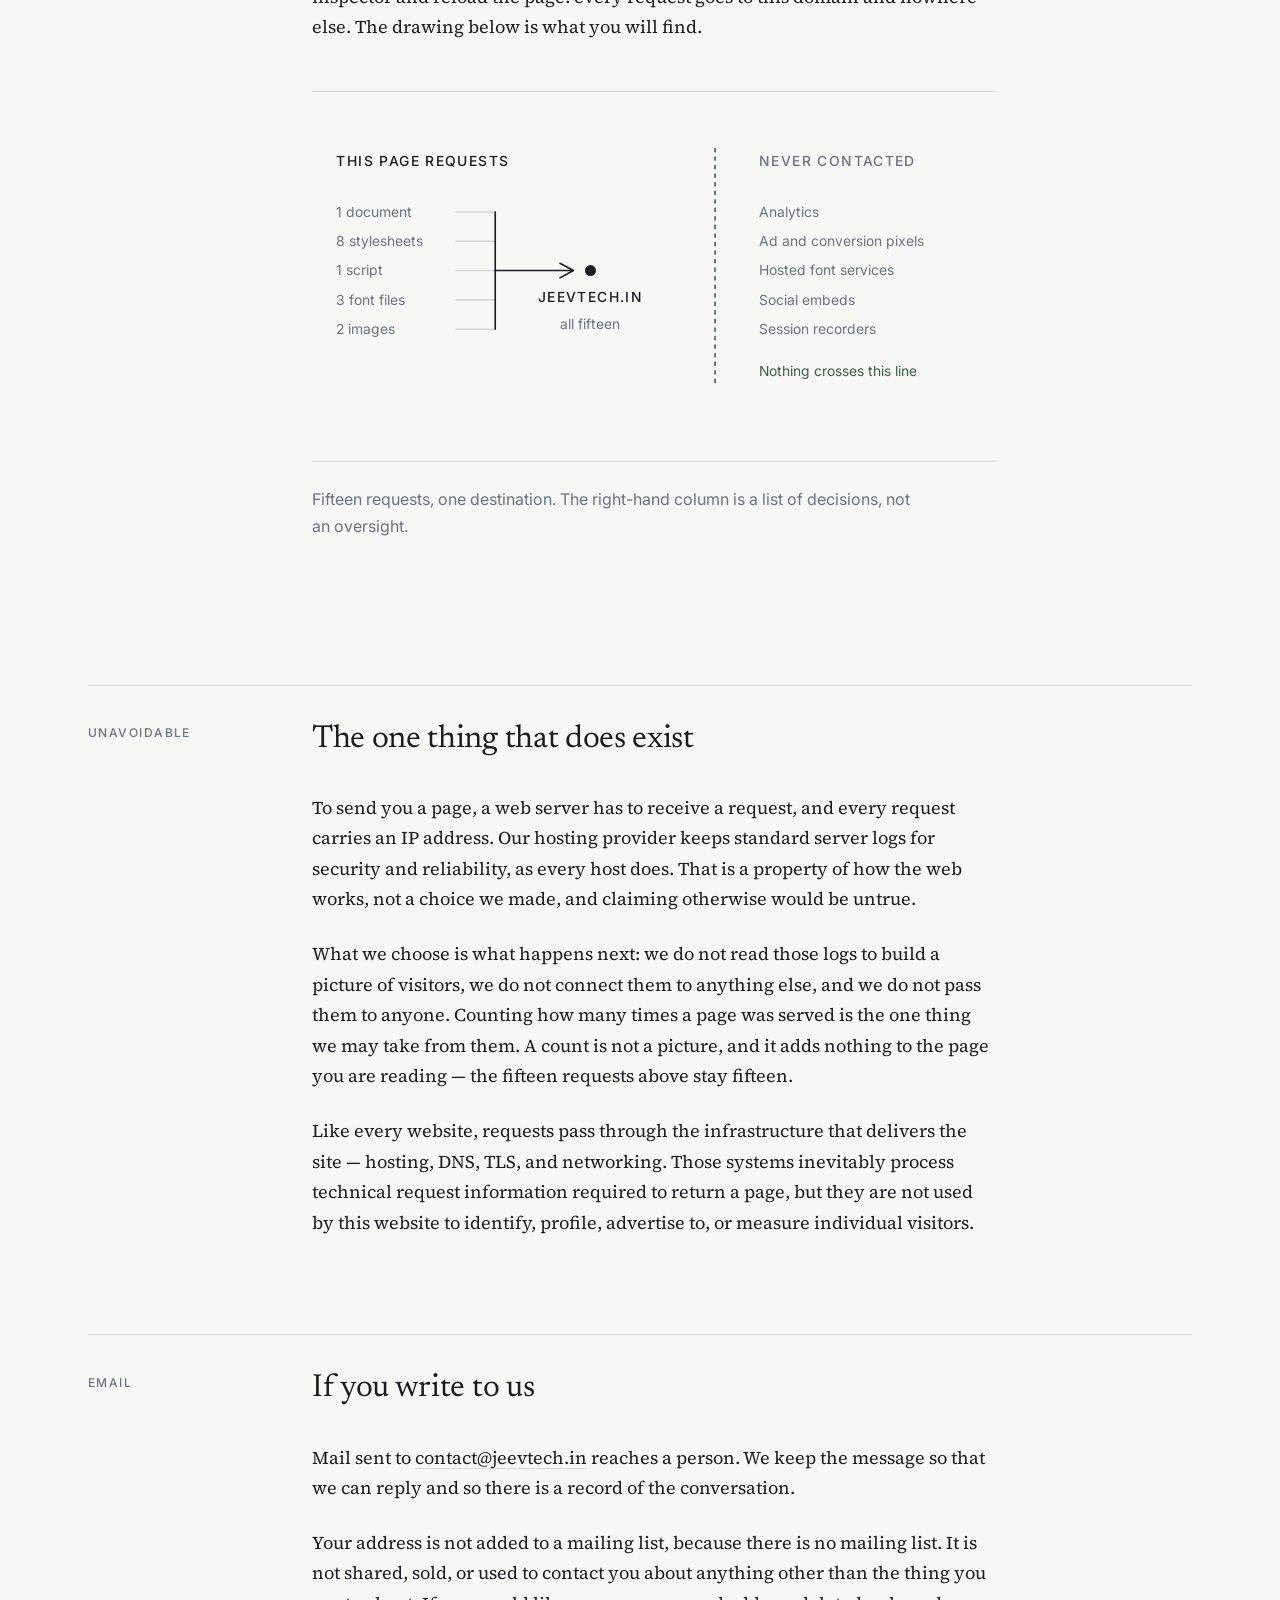
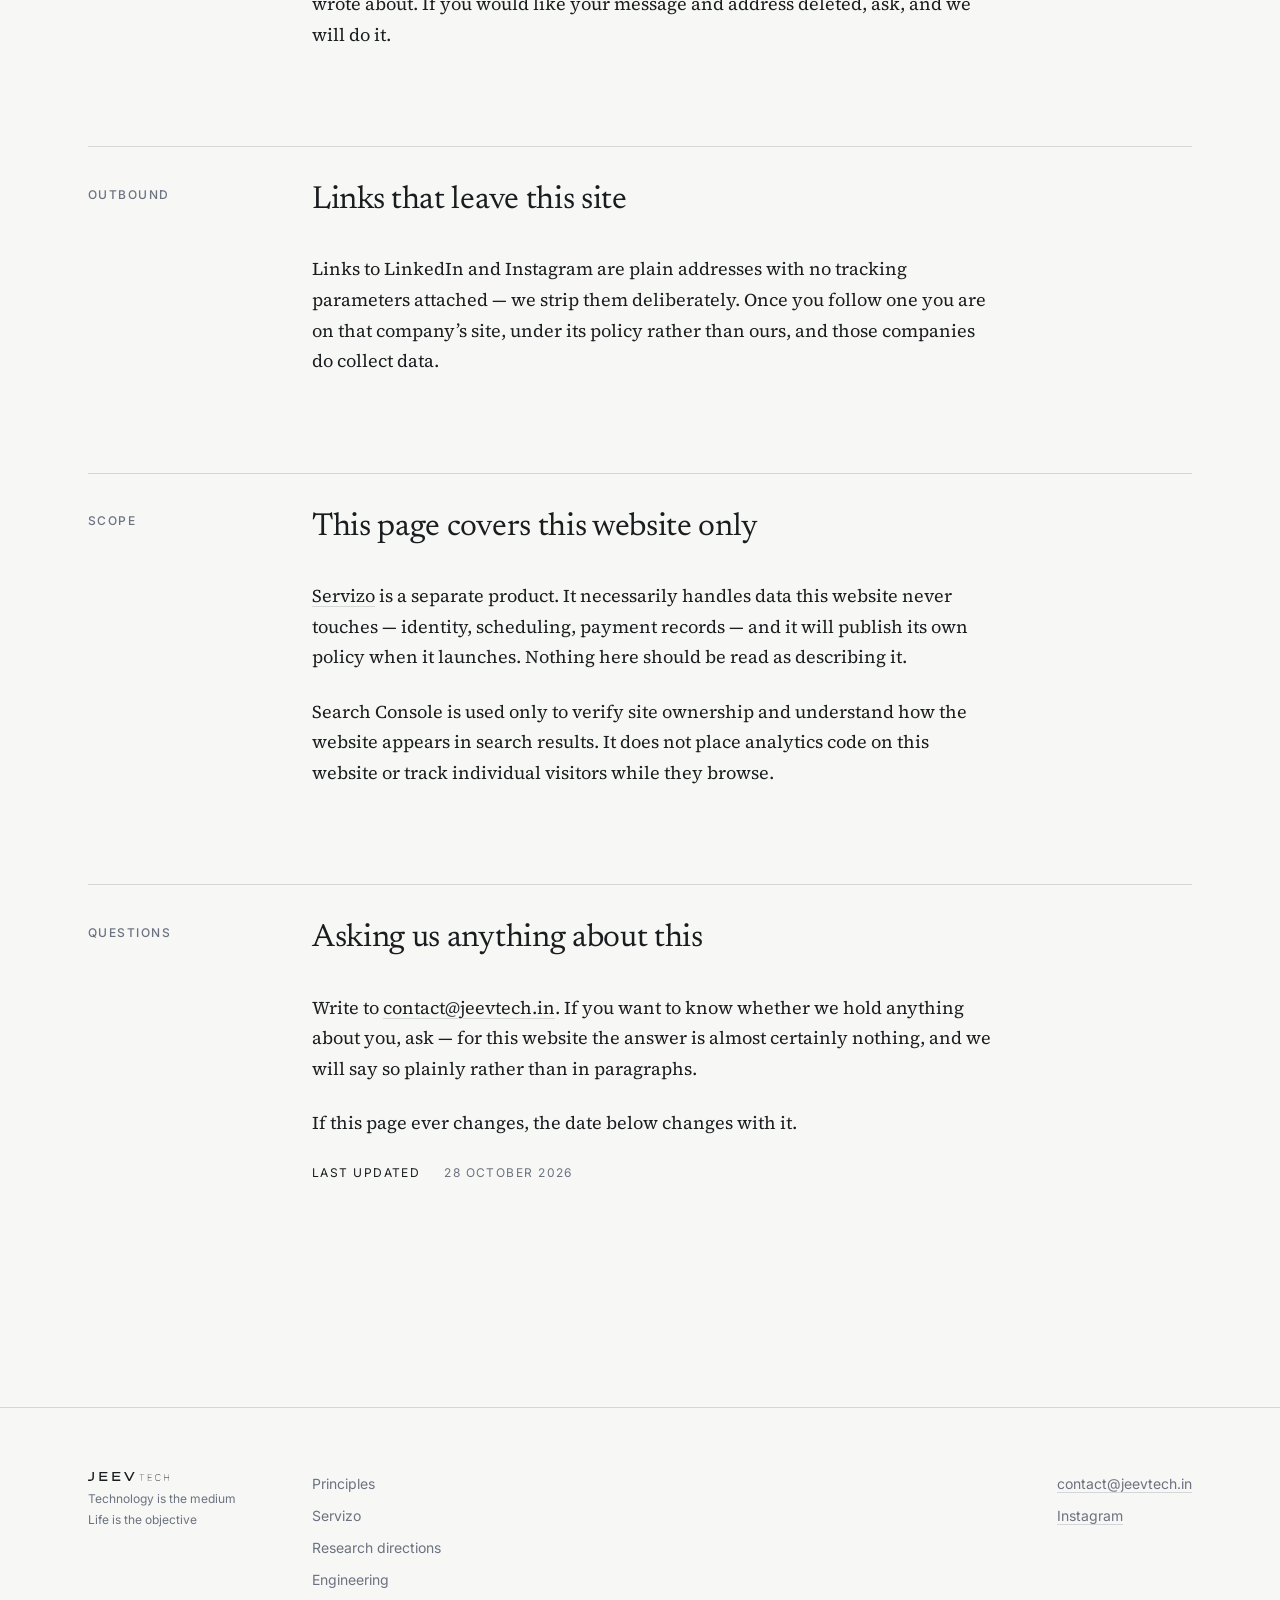
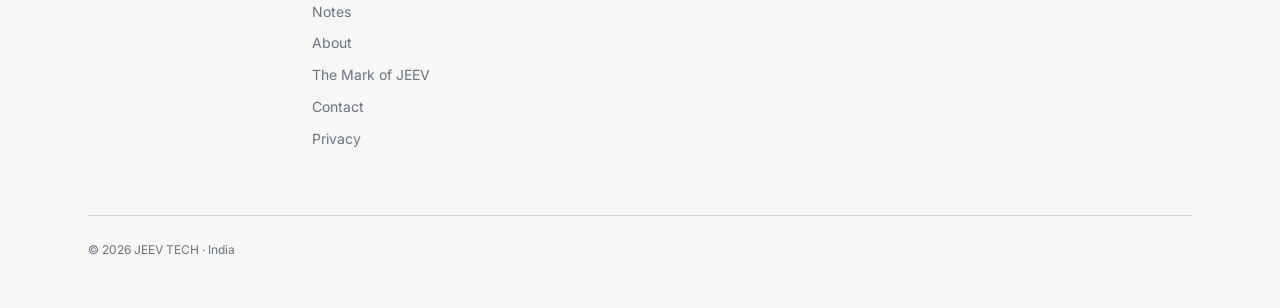
<file: privacy.html>
<!DOCTYPE html>
<html lang="en">

<head>
  <meta charset="UTF-8">
  <meta name="viewport" content="width=device-width, initial-scale=1.0">
  <title>Privacy — JEEV TECH</title>
  <meta name="description"
    content="This website sets no cookies, runs no analytics, and contacts no third party when you load a page. What that means precisely, and the one place data unavoidably exists.">
  <!-- Canonical host is the apex, jeevtech.in. www must 301-redirect to it or these become split URLs. -->
  <link rel="canonical" href="https://jeevtech.in/privacy">
  <meta name="theme-color" content="#F7F7F5">
  <link rel="icon" href="/favicon.ico" sizes="16x16 32x32 48x48">
  <link rel="icon" href="/img/icon.svg" type="image/svg+xml">
  <link rel="apple-touch-icon" href="/apple-touch-icon.png">
  <link rel="manifest" href="/site.webmanifest">
  <meta property="og:type" content="website">
  <meta property="og:site_name" content="JEEV TECH">
  <meta property="og:title" content="Privacy — JEEV TECH">
  <meta property="og:description"
    content="This website sets no cookies, runs no analytics, and contacts no third party when you load a page.">
  <meta property="og:url" content="https://jeevtech.in/privacy">
  <meta property="og:image" content="https://jeevtech.in/img/og-image.png">
  <meta property="og:image:width" content="1200">
  <meta property="og:image:height" content="630">
  <meta property="og:image:alt" content="JEEV TECH — Engineering life-centric technologies that advance civilization.">
  <meta name="twitter:card" content="summary_large_image">
  <script type="application/ld+json">
  {"@context":"https://schema.org","@graph":[{"@type":"WebPage","name":"Privacy","description":"How JEEV TECH's website handles data: it does not collect any."},{"@type":"BreadcrumbList","itemListElement":[{"@type":"ListItem","position":1,"name":"Home","item":"https://jeevtech.in/"},{"@type":"ListItem","position":2,"name":"Privacy","item":"https://jeevtech.in/privacy"}]}]}
  </script>
  <link rel="preload" href="fonts/newsreader-normal.woff2" as="font" type="font/woff2" crossorigin>
  <link rel="preload" href="fonts/sourceserif4-normal.woff2" as="font" type="font/woff2" crossorigin>
  <link rel="stylesheet" href="css/tokens.css">
  <link rel="stylesheet" href="css/reset.css">
  <link rel="stylesheet" href="css/base.css">
  <link rel="stylesheet" href="css/layout.css">
  <link rel="stylesheet" href="css/components.css">
  <link rel="stylesheet" href="css/diagram.css">
  <link rel="stylesheet" href="css/signature.css">
  <link rel="stylesheet" href="css/responsive.css">
</head>

<body>

  <a href="#main-content" class="skip-link">Skip to content</a>

  <header class="site-header" role="banner">
    <div class="site-header__inner">
      <a href="/" class="site-brand" aria-label="JEEV TECH — home">
        <img class="site-brand__emblem" src="/img/logo-mark.webp" alt=""
          width="507" height="360" decoding="async">
        <span class="site-brand__wordmark">JEEV <span class="wordmark__descriptor">TECH</span></span>
      </a>
      <button class="menu-toggle" aria-label="Open menu" aria-expanded="false" aria-controls="site-nav"
        id="menu-toggle">
        <span class="menu-toggle__icon" aria-hidden="true"></span>
      </button>
      <nav class="site-nav" id="site-nav" role="navigation" aria-label="Main navigation">
        <a href="/principles" class="site-nav__link">Principles</a>
        <a href="/servizo" class="site-nav__link">Servizo</a>
        <a href="/research" class="site-nav__link">Research</a>
        <a href="/engineering" class="site-nav__link">Engineering</a>
        <a href="/notes" class="site-nav__link">Notes</a>
        <a href="/about" class="site-nav__link">About</a>
        <a href="/mark" class="site-nav__link">The Mark</a>
        <a href="/contact" class="site-nav__link">Contact</a>
      </nav>
      <div class="nav-overlay" id="nav-overlay" aria-hidden="true"></div>
    </div>
  </header>

  <main id="main-content">
    <div class="page">

      <div class="page-header">
        <div class="page-header__aside">
          <div class="page-header__mark"><svg class="page-mark" viewBox="0 0 26 26" role="img"
              aria-label="Nothing collected">
              <path d="M4 13 H22" />
              <circle cx="13" cy="13" r="6" />
            </svg></div>
          <p class="eyebrow">Privacy</p>
        </div>
        <div class="page-header__body">
          <h1>Privacy</h1>
          <p class="page-lede">Nothing on this website observes you. Below is exactly what that means, and what it does not.</p>
        </div>
      </div>

      <div class="page-content">

        <section class="section" aria-labelledby="pr-summary">
          <p class="section__label">Summary</p>
          <div class="section__body">
            <h2 id="pr-summary" class="section__heading">The short version</h2>
            <p>
              No analytics, advertising, tracking pixels, session recording, or visitor profiling run when you load
              this website. The site is delivered using standard web infrastructure required to serve a website
              securely, but it intentionally avoids technologies whose purpose is to observe, profile, or measure
              visitors.
            </p>
            <p>
              A company that argues against surveillance should not surveil the people reading the argument. The rest
              of this page states that precisely, and names the one place where data unavoidably exists.
            </p>
          </div>
        </section>

        <section class="section" aria-labelledby="pr-not">
          <p class="section__label">Not collected</p>
          <div class="section__body">
            <h2 id="pr-not" class="section__heading">What this site does not do</h2>

            <dl class="register register--compact">
              <div class="register__row">
                <dt class="register__term">Cookies</dt>
                <dd class="register__desc">None are set — not essential ones, not optional ones. There is no consent
                  banner because there is nothing to consent to.</dd>
              </div>
              <div class="register__row">
                <dt class="register__term">Analytics</dt>
                <dd class="register__desc">No analytics code runs on this site, first-party or third-party. No
                  session recording, no heatmaps, no profiling. We may count how many times a page was served, from
                  the server logs described below — a number of page loads, never a person.</dd>
              </div>
              <div class="register__row">
                <dt class="register__term">Trackers</dt>
                <dd class="register__desc">No advertising pixels, no conversion tags, no social embeds that report
                  back.</dd>
              </div>
              <div class="register__row">
                <dt class="register__term">Third parties</dt>
                <dd class="register__desc">This website does not load third-party analytics, advertising scripts,
                  tracking pixels, social widgets, or session-recording software. The site itself is delivered
                  through standard hosting and DNS infrastructure required to operate a secure website.</dd>
              </div>
              <div class="register__row">
                <dt class="register__term">Storage</dt>
                <dd class="register__desc">Nothing is written to local storage or session storage on your device.</dd>
              </div>
              <div class="register__row">
                <dt class="register__term">Forms</dt>
                <dd class="register__desc">There are none. No accounts, no sign-ups, no newsletter.</dd>
              </div>
            </dl>

            <p>
              You do not have to take our word for any of this. Open your browser&#8217;s network inspector and reload
              the page: every request goes to this domain and nowhere else. The drawing below is what you will find.
            </p>

            <!-- This diagram states a countable fact about the page carrying it.
                 Re-measure it before shipping anything that adds a request:
                 an embed, a hosted font, a map, a video, an analytics tag. -->
            <figure class="diagram">
              <div class="diagram__frame">
                <svg class="dg-wide" viewBox="0 0 640 285.71" role="img" aria-labelledby="dg-req-t dg-req-d">
                  <title id="dg-req-t">Every request this page makes</title>
                  <desc id="dg-req-d">Loading this page makes fifteen requests: one document, eight stylesheets, one
                    script, three font files and two images. All fifteen go to this domain. Nothing crosses to any
                    third party, and the categories that are never contacted are listed on the other side of that
                    boundary.</desc>

                  <text class="dg-label dg-label--ink dg-fade" x="22.86" y="38.86">This page requests</text>

                  <g class="dg-step" style="--i:0">
                    <text class="dg-note" x="22.86" y="86.86">1 document</text>
                    <text class="dg-note" x="22.86" y="114.29">8 stylesheets</text>
                    <text class="dg-note" x="22.86" y="141.71">1 script</text>
                    <text class="dg-note" x="22.86" y="169.14">3 font files</text>
                    <text class="dg-note" x="22.86" y="196.57">2 images</text>
                  </g>

                  <!-- Five feeds gathering into one spine, then a single arrow.
                       The arrow leaves at the middle feed's height by construction. -->
                  <path class="dg-line dg-line--faint dg-draw"
                    d="M134.86 82.29 L171.43 82.29 M134.86 109.71 L171.43 109.71 M134.86 137.14 L171.43 137.14 M134.86 164.57 L171.43 164.57 M134.86 192 L171.43 192" />
                  <path class="dg-line dg-draw" d="M171.43 82.29 L171.43 192" />
                  <path class="dg-line dg-draw"
                    d="M171.43 137.14 L244.57 137.14 M232 130.29 L244.57 137.14 L232 144" />

                  <g class="dg-step" style="--i:1">
                    <circle class="dg-dot" cx="260.57" cy="137.14" r="5.14" />
                    <text class="dg-label dg-label--ink" x="260.57" y="166.86" text-anchor="middle">jeevtech.in</text>
                    <text class="dg-note" x="260.57" y="192" text-anchor="middle">all fifteen</text>
                  </g>

                  <!-- The boundary. Nothing on the page crosses it. -->
                  <path class="dg-line dg-line--dashed dg-line--accent dg-fade" d="M377.14 22.86 L377.14 244.57" />

                  <text class="dg-label dg-fade" x="418.29" y="38.86">Never contacted</text>

                  <g class="dg-step" style="--i:2">
                    <text class="dg-note" x="418.29" y="86.86">Analytics</text>
                    <text class="dg-note" x="418.29" y="114.29">Ad and conversion pixels</text>
                    <text class="dg-note" x="418.29" y="141.71">Hosted font services</text>
                    <text class="dg-note" x="418.29" y="169.14">Social embeds</text>
                    <text class="dg-note" x="418.29" y="196.57">Session recorders</text>
                  </g>

                  <text class="dg-note dg-note--accent dg-fade" x="418.29" y="235.43">Nothing crosses this line</text>
                </svg>
                <svg class="dg-narrow" viewBox="0 0 320 400" role="img" aria-labelledby="dg-req-mt dg-req-md">
                  <title id="dg-req-mt">Every request this page makes</title>
                  <desc id="dg-req-md">Loading this page makes fifteen requests: one document, eight stylesheets,
                    one script, three font files and two images. All fifteen go to this domain. Nothing crosses to
                    any third party.</desc>
                  <text class="dg-label dg-label--ink dg-fade" x="16" y="20">This page requests</text>
                  <g class="dg-step" style="--i:0">
                    <text class="dg-note" x="32" y="48">1 document</text>
                    <text class="dg-note" x="32" y="70">8 stylesheets</text>
                    <text class="dg-note" x="32" y="92">1 script</text>
                    <text class="dg-note" x="32" y="114">3 font files</text>
                    <text class="dg-note" x="32" y="136">2 images</text>
                  </g>
                  <path class="dg-line dg-draw" d="M20 40 L20 162 L44 162 M36 156 L45 162 L36 168" />
                  <g class="dg-step" style="--i:1">
                    <circle class="dg-dot" cx="58" cy="162" r="4.5" />
                    <text class="dg-label dg-label--ink" x="78" y="167">jeevtech.in</text>
                    <text class="dg-note" x="78" y="186">all fifteen</text>
                  </g>
                  <path class="dg-line dg-line--dashed dg-line--accent dg-fade" d="M16 200 L304 200" />
                  <text class="dg-label dg-fade" x="16" y="230">Never contacted</text>
                  <g class="dg-step" style="--i:2">
                    <text class="dg-note" x="32" y="258">Analytics</text>
                    <text class="dg-note" x="32" y="280">Ad and conversion pixels</text>
                    <text class="dg-note" x="32" y="302">Hosted font services</text>
                    <text class="dg-note" x="32" y="324">Social embeds</text>
                    <text class="dg-note" x="32" y="346">Session recorders</text>
                  </g>
                  <text class="dg-note dg-note--accent dg-fade" x="16" y="384">Nothing crosses this line</text>
                </svg>
              </div>
              <figcaption>
                Fifteen requests, one destination. The right-hand column is a list of decisions, not an oversight.
              </figcaption>
            </figure>
          </div>
        </section>

        <section class="section" aria-labelledby="pr-unavoidable">
          <p class="section__label">Unavoidable</p>
          <div class="section__body">
            <h2 id="pr-unavoidable" class="section__heading">The one thing that does exist</h2>
            <p>
              To send you a page, a web server has to receive a request, and every request carries an IP address. Our
              hosting provider keeps standard server logs for security and reliability, as every host does. That is a
              property of how the web works, not a choice we made, and claiming otherwise would be untrue.
            </p>
            <p>
              What we choose is what happens next: we do not read those logs to build a picture of visitors, we do not
              connect them to anything else, and we do not pass them to anyone. Counting how many times a page was
              served is the one thing we may take from them. A count is not a picture, and it adds nothing to the page
              you are reading — the fifteen requests above stay fifteen.
            </p>
            <p>
              Like every website, requests pass through the infrastructure that delivers the site — hosting, DNS, TLS,
              and networking. Those systems inevitably process technical request information required to return a page,
              but they are not used by this website to identify, profile, advertise to, or measure individual visitors.
            </p>
          </div>
        </section>

        <section class="section" aria-labelledby="pr-email">
          <p class="section__label">Email</p>
          <div class="section__body">
            <h2 id="pr-email" class="section__heading">If you write to us</h2>
            <p>
              Mail sent to <a href="mailto:contact@jeevtech.in">contact@jeevtech.in</a> reaches a person. We keep the
              message so that we can reply and so there is a record of the conversation.
            </p>
            <p>
              Your address is not added to a mailing list, because there is no mailing list. It is not shared, sold, or
              used to contact you about anything other than the thing you wrote about. If you would like your message
              and address deleted, ask, and we will do it.
            </p>
          </div>
        </section>

        <section class="section" aria-labelledby="pr-links">
          <p class="section__label">Outbound</p>
          <div class="section__body">
            <h2 id="pr-links" class="section__heading">Links that leave this site</h2>
            <p>
              Links to LinkedIn and Instagram are plain addresses with no tracking parameters attached — we strip them
              deliberately. Once you follow one you are on that company&#8217;s site, under its policy rather than
              ours, and those companies do collect data.
            </p>
          </div>
        </section>

        <section class="section" aria-labelledby="pr-servizo">
          <p class="section__label">Scope</p>
          <div class="section__body">
            <h2 id="pr-servizo" class="section__heading">This page covers this website only</h2>
            <p>
              <a href="/servizo">Servizo</a> is a separate product. It necessarily handles data this website never
              touches — identity, scheduling, payment records — and it will publish its own policy when it launches.
              Nothing here should be read as describing it.
            </p>
            <p>
              Search Console is used only to verify site ownership and understand how the website appears in search
              results. It does not place analytics code on this website or track individual visitors while they browse.
            </p>
          </div>
        </section>

        <section class="section" aria-labelledby="pr-contact">
          <p class="section__label">Questions</p>
          <div class="section__body">
            <h2 id="pr-contact" class="section__heading">Asking us anything about this</h2>
            <p>
              Write to <a href="mailto:contact@jeevtech.in">contact@jeevtech.in</a>. If you want to know whether we
              hold anything about you, ask — for this website the answer is almost certainly nothing, and we will say
              so plainly rather than in paragraphs.
            </p>
            <p>
              If this page ever changes, the date below changes with it.
            </p>
            <p class="note-meta">
              <span class="note-meta__tag">Last updated</span>
              <span class="note-meta__time"><time datetime="2026-10-28">28 October 2026</time></span>
            </p>
          </div>
        </section>

      </div>
    </div>
  </main>

  <footer class="site-footer" role="contentinfo">
    <div class="site-footer__inner">
      <div class="site-footer__brand">
        <span class="site-footer__wordmark">JEEV <span class="wordmark__descriptor">TECH</span></span>
        <span class="site-footer__tagline">Technology is the medium<br>Life is the objective</span>
      </div>

      <nav class="site-footer__nav" aria-label="Footer navigation">
        <a href="/principles">Principles</a>
        <a href="/servizo">Servizo</a>
        <a href="/research">Research directions</a>
        <a href="/engineering">Engineering</a>
        <a href="/notes">Notes</a>
        <a href="/about">About</a>
        <a href="/mark">The Mark of JEEV</a>
        <a href="/contact">Contact</a>
        <a href="/privacy">Privacy</a>
      </nav>

      <div class="site-footer__contact">
        <a href="mailto:contact@jeevtech.in">contact@jeevtech.in</a>
        <a href="https://www.instagram.com/jeev.tech/" target="_blank" rel="noopener noreferrer">Instagram</a>
      </div>

      <p class="site-footer__meta">
        &copy; 2026 JEEV TECH &middot; India
      </p>
    </div>
  </footer>

  <script src="js/main.js"></script>
</body>

</html>
</file>
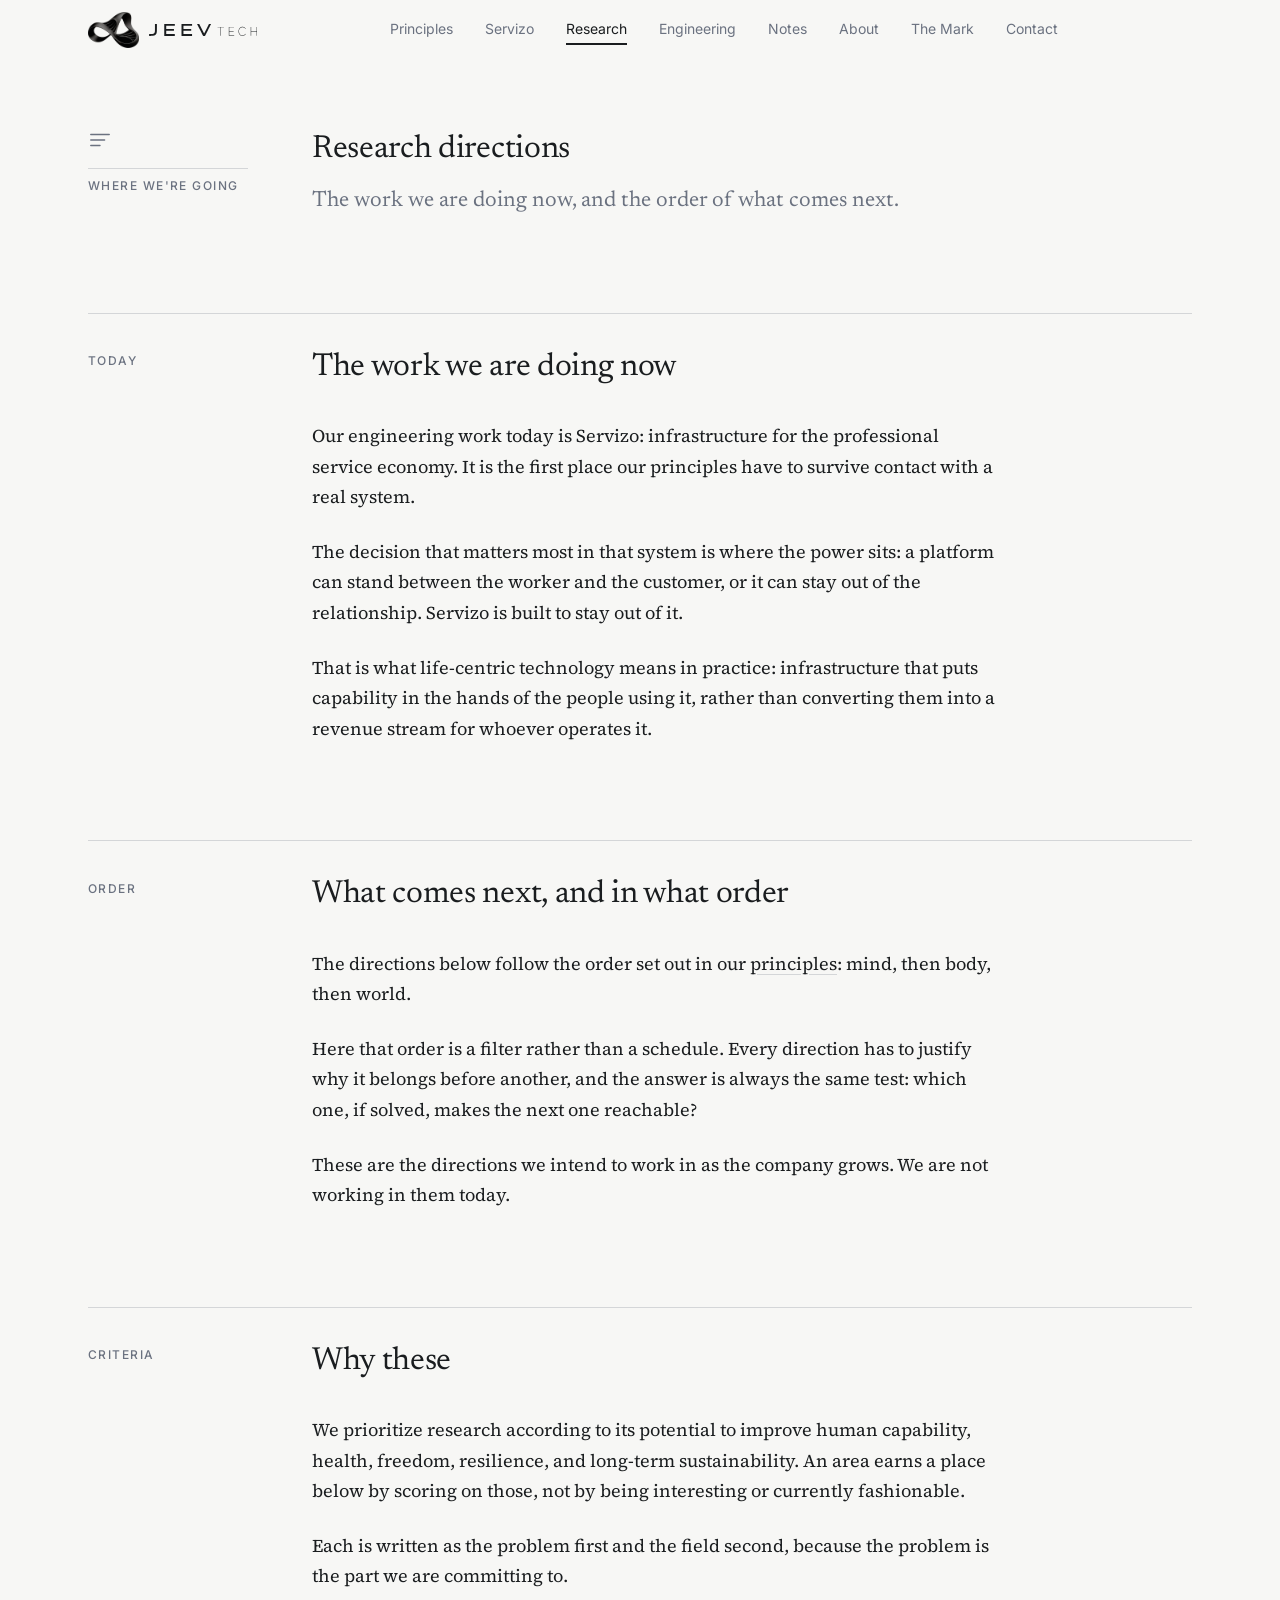
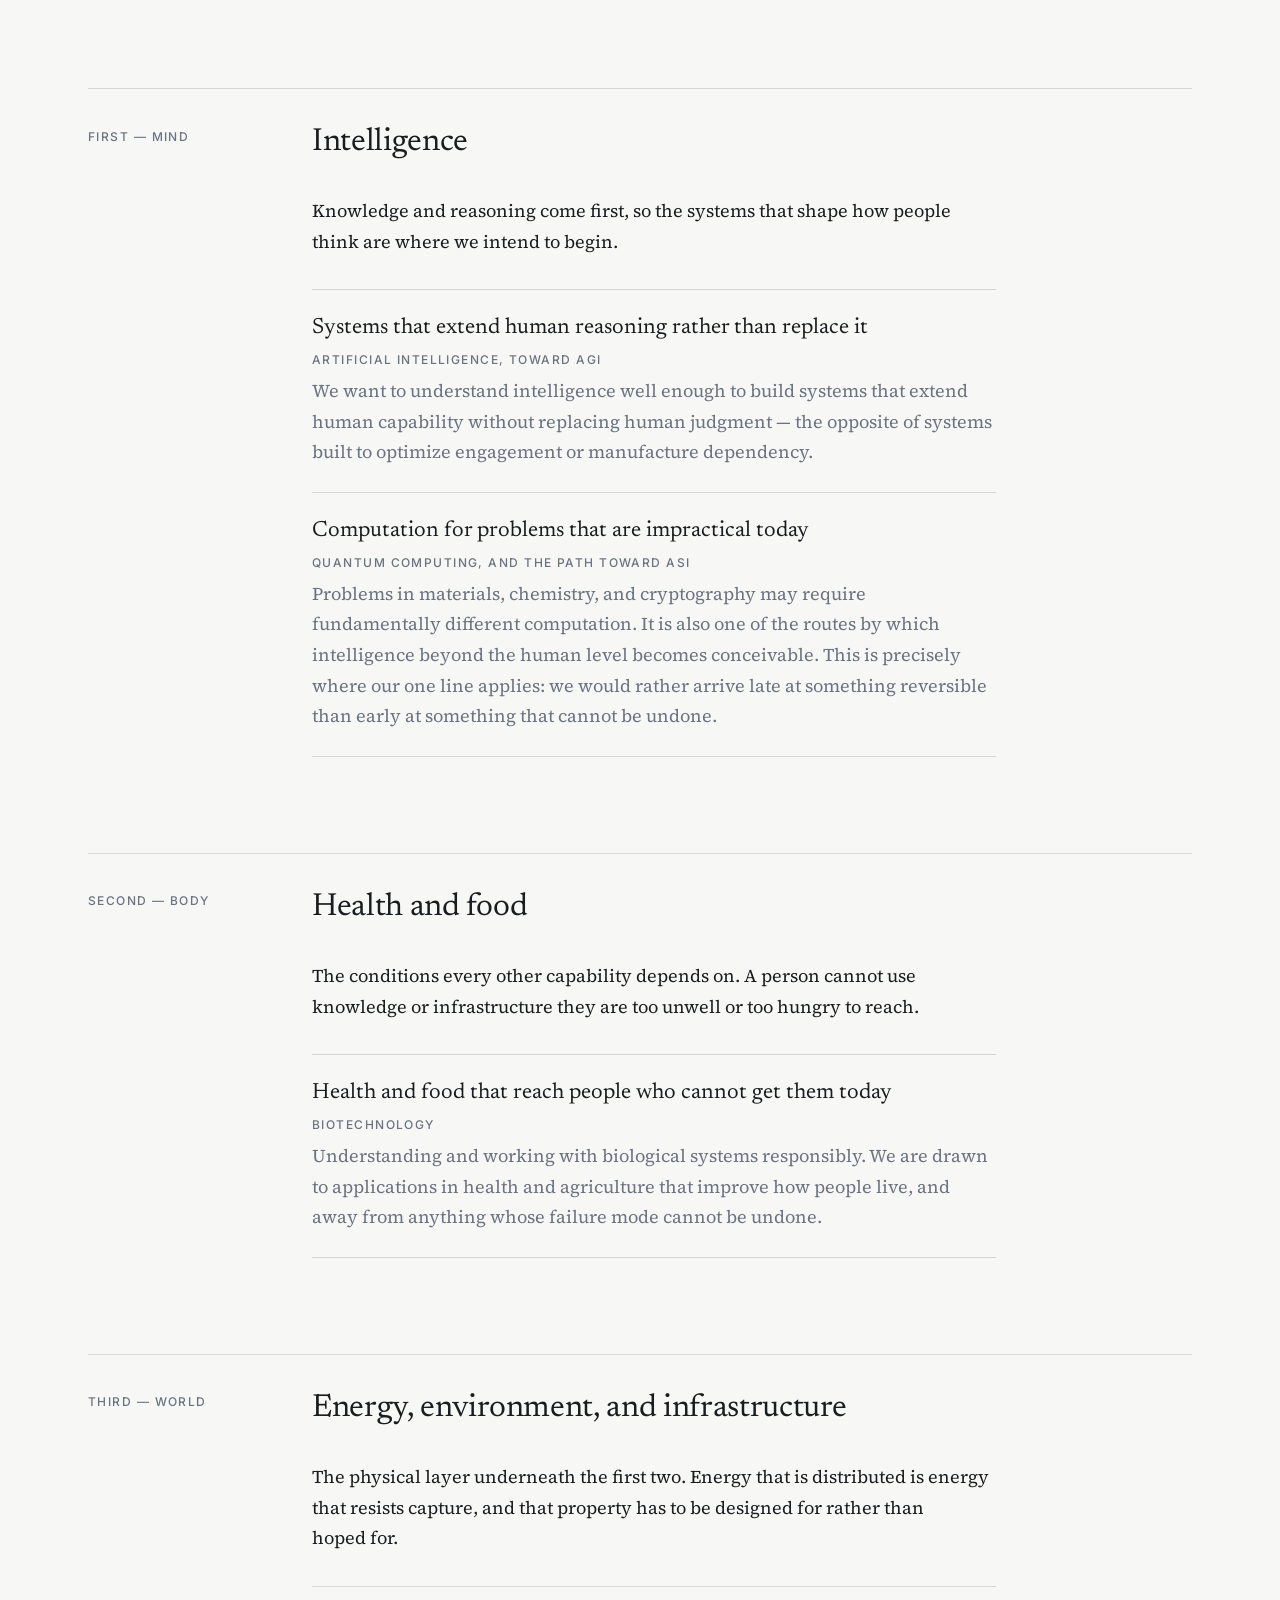
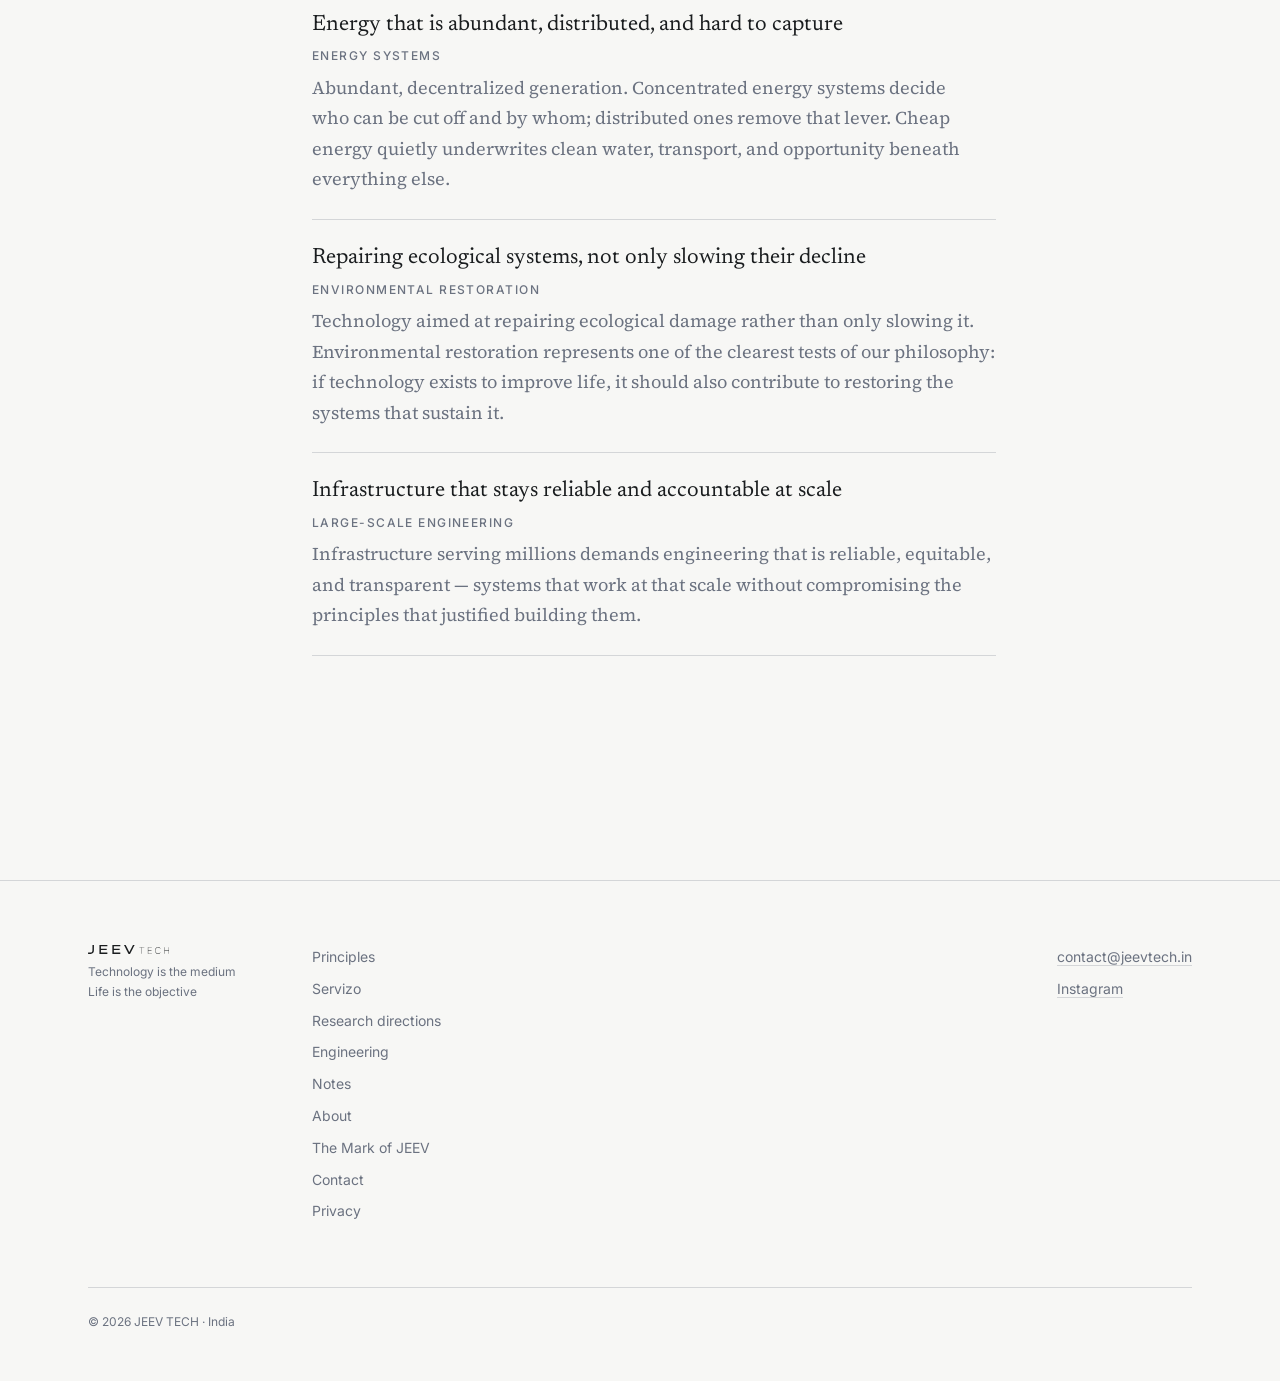
<file: research.html>
<!DOCTYPE html>
<html lang="en">

<head>
  <meta charset="UTF-8">
  <meta name="viewport" content="width=device-width, initial-scale=1.0">
  <title>Research directions — JEEV TECH</title>
  <meta name="description"
    content="JEEV TECH's research directions, in the order set out in its philosophy — mind, then body, then world: intelligence and AGI, biotechnology, energy, environment and large-scale engineering.">
  <!-- Canonical host is the apex, jeevtech.in. www must 301-redirect to it or these become split URLs. -->
  <link rel="canonical" href="https://jeevtech.in/research">
  <meta name="theme-color" content="#F7F7F5">
  <link rel="icon" href="/favicon.ico" sizes="16x16 32x32 48x48">
  <link rel="icon" href="/img/icon.svg" type="image/svg+xml">
  <link rel="apple-touch-icon" href="/apple-touch-icon.png">
  <link rel="manifest" href="/site.webmanifest">
  <meta property="og:type" content="website">
  <meta property="og:site_name" content="JEEV TECH">
  <meta property="og:title" content="Research directions — JEEV TECH">
  <meta property="og:description"
    content="JEEV TECH's research directions, in the order set out in its philosophy — mind, then body, then world.">
  <meta property="og:url" content="https://jeevtech.in/research">
  <meta property="og:image" content="https://jeevtech.in/img/og-image.png">
  <meta property="og:image:width" content="1200">
  <meta property="og:image:height" content="630">
  <meta property="og:image:alt" content="JEEV TECH — Engineering life-centric technologies that advance civilization.">
  <meta name="twitter:card" content="summary_large_image">
  <script type="application/ld+json">
  {"@context":"https://schema.org","@graph":[{"@type":"WebPage","name":"Research directions","description":"Open questions JEEV TECH is working to answer."},{"@type":"BreadcrumbList","itemListElement":[{"@type":"ListItem","position":1,"name":"Home","item":"https://jeevtech.in/"},{"@type":"ListItem","position":2,"name":"Research directions","item":"https://jeevtech.in/research"}]}]}
  </script>
  <link rel="preload" href="fonts/newsreader-normal.woff2" as="font" type="font/woff2" crossorigin>
  <link rel="preload" href="fonts/sourceserif4-normal.woff2" as="font" type="font/woff2" crossorigin>
  <link rel="stylesheet" href="css/tokens.css">
  <link rel="stylesheet" href="css/reset.css">
  <link rel="stylesheet" href="css/base.css">
  <link rel="stylesheet" href="css/layout.css">
  <link rel="stylesheet" href="css/components.css">
  <link rel="stylesheet" href="css/diagram.css">
  <link rel="stylesheet" href="css/signature.css">
  <link rel="stylesheet" href="css/responsive.css">
</head>

<body>

  <a href="#main-content" class="skip-link">Skip to content</a>



  <header class="site-header" role="banner">
    <div class="site-header__inner">
      <a href="/" class="site-brand" aria-label="JEEV TECH — home">
        <img class="site-brand__emblem" src="/img/logo-mark.webp" alt=""
          width="507" height="360" decoding="async">
        <span class="site-brand__wordmark">JEEV <span class="wordmark__descriptor">TECH</span></span>
      </a>
      <button class="menu-toggle" aria-label="Open menu" aria-expanded="false" aria-controls="site-nav"
        id="menu-toggle">
        <span class="menu-toggle__icon" aria-hidden="true"></span>
      </button>
      <nav class="site-nav" id="site-nav" role="navigation" aria-label="Main navigation">
        <a href="/principles" class="site-nav__link">Principles</a>
        <a href="/servizo" class="site-nav__link">Servizo</a>
        <a href="/research" class="site-nav__link site-nav__link--active" aria-current="page">Research</a>
        <a href="/engineering" class="site-nav__link">Engineering</a>
        <a href="/notes" class="site-nav__link">Notes</a>
        <a href="/about" class="site-nav__link">About</a>
        <a href="/mark" class="site-nav__link">The Mark</a>
        <a href="/contact" class="site-nav__link">Contact</a>
      </nav>
      <div class="nav-overlay" id="nav-overlay" aria-hidden="true"></div>
    </div>
  </header>

  <main id="main-content">
    <div class="page">

      <div class="page-header">
        <div class="page-header__aside">
          <div class="page-header__mark"><svg class="page-mark" viewBox="0 0 26 26" role="img"
              aria-label="A narrowing filter">
              <path d="M3 7 H23" />
              <path d="M3 13 H18" />
              <path d="M3 19 H13" />
            </svg></div>
          <p class="eyebrow">Where we're going</p>
        </div>
        <div class="page-header__body">
          <h1>Research directions</h1>
          <p class="page-lede">The work we are doing now, and the order of what comes next.</p>
        </div>
      </div>

      <div class="page-content">

        <section class="section" aria-labelledby="research-today">
          <p class="section__label">Today</p>
          <div class="section__body">
            <h2 id="research-today" class="section__heading">The work we are doing now</h2>
            <p>
              Our engineering work today is Servizo: infrastructure for the professional service economy. It is the
              first place our principles have to survive contact with a real system.
            </p>
            <p>
              The decision that matters most in that system is where the power sits: a platform can stand between the
              worker and the customer, or it can stay out of the relationship. Servizo is built to stay out of it.
            </p>
            <p>
              That is what life-centric technology means in practice: infrastructure that puts capability in the hands
              of the people using it, rather than converting them into a revenue stream for whoever operates it.
            </p>
          </div>
        </section>

        <section class="section" aria-labelledby="research-order">
          <p class="section__label">Order</p>
          <div class="section__body">
            <h2 id="research-order" class="section__heading">What comes next, and in what order</h2>
            <p>
              The directions below follow the order set out in our
              <a href="/principles#order-of-freedom">principles</a>: mind, then body, then world.
            </p>
            <p>
              Here that order is a filter rather than a schedule. Every direction has to justify why it belongs before
              another, and the answer is always the same test: which one, if solved, makes the next one reachable?
            </p>

            <p>
              These are the directions we intend to work in as the company grows. We are not working in them
              today.
            </p>
          </div>
        </section>

        <section class="section" aria-labelledby="research-why">
          <p class="section__label">Criteria</p>
          <div class="section__body">
            <h2 id="research-why" class="section__heading">Why these</h2>
            <p>
              We prioritize research according to its potential to improve human capability, health, freedom,
              resilience, and long-term sustainability. An area earns a place below by scoring on those, not by being
              interesting or currently fashionable.
            </p>
            <p>
              Each is written as the problem first and the field second, because the problem is the part we are
              committing to.
            </p>
          </div>
        </section>

        <section class="section" aria-labelledby="research-mind">
          <p class="section__label">First &mdash; mind</p>
          <div class="section__body">
            <h2 id="research-mind" class="section__heading">Intelligence</h2>
            <p>
              Knowledge and reasoning come first, so the systems that shape how people think are where we intend to
              begin.
            </p>

            <ul class="areas">
              <li class="areas__item">
                <p class="areas__name">Systems that extend human reasoning rather than replace it<span
                    class="areas__tag">Artificial intelligence, toward AGI</span></p>
                <p class="areas__note">
                  We want to understand intelligence well enough to build systems that extend human capability without
                  replacing human judgment &mdash; the opposite of systems built to optimize engagement or manufacture
                  dependency.
                </p>
              </li>
              <li class="areas__item">
                <p class="areas__name">Computation for problems that are impractical today<span
                    class="areas__tag">Quantum computing, and the path toward ASI</span></p>
                <p class="areas__note">
                  Problems in materials, chemistry, and cryptography may require fundamentally different computation. It
                  is also one of the routes by which intelligence beyond the human level becomes conceivable. This is
                  precisely where our one line applies: we would rather arrive late at something reversible than early
                  at something that cannot be undone.
                </p>
              </li>
            </ul>
          </div>
        </section>

        <section class="section" aria-labelledby="research-body">
          <p class="section__label">Second &mdash; body</p>
          <div class="section__body">
            <h2 id="research-body" class="section__heading">Health and food</h2>
            <p>
              The conditions every other capability depends on. A person cannot use knowledge or infrastructure they are
              too unwell or too hungry to reach.
            </p>

            <ul class="areas">
              <li class="areas__item">
                <p class="areas__name">Health and food that reach people who cannot get them today<span
                    class="areas__tag">Biotechnology</span></p>
                <p class="areas__note">
                  Understanding and working with biological systems responsibly. We are drawn to applications in health
                  and agriculture that improve how people live, and away from anything whose failure mode cannot be
                  undone.
                </p>
              </li>
            </ul>
          </div>
        </section>

        <section class="section" aria-labelledby="research-world">
          <p class="section__label">Third &mdash; world</p>
          <div class="section__body">
            <h2 id="research-world" class="section__heading">Energy, environment, and infrastructure</h2>
            <p>
              The physical layer underneath the first two. Energy that is distributed is energy that resists capture,
              and that property has to be designed for rather than hoped for.
            </p>

            <ul class="areas">
              <li class="areas__item">
                <p class="areas__name">Energy that is abundant, distributed, and hard to capture<span
                    class="areas__tag">Energy systems</span></p>
                <p class="areas__note">
                  Abundant, decentralized generation. Concentrated energy systems decide who can be cut off and by whom;
                  distributed ones remove that lever. Cheap energy quietly underwrites clean water, transport, and
                  opportunity beneath everything else.
                </p>
              </li>
              <li class="areas__item">
                <p class="areas__name">Repairing ecological systems, not only slowing their decline<span
                    class="areas__tag">Environmental restoration</span></p>
                <p class="areas__note">
                  Technology aimed at repairing ecological damage rather than only slowing it. Environmental
                  restoration represents one of the clearest tests of our philosophy: if technology exists to improve
                  life, it should also contribute to restoring the systems that sustain it.
                </p>
              </li>
              <li class="areas__item">
                <p class="areas__name">Infrastructure that stays reliable and accountable at scale<span
                    class="areas__tag">Large-scale engineering</span></p>
                <p class="areas__note">
                  Infrastructure serving millions demands engineering that is reliable, equitable, and transparent
                  &mdash; systems that work at that scale without compromising the principles that justified building
                  them.
                </p>
              </li>
            </ul>
          </div>
        </section>

      </div>
    </div>
  </main>

  <footer class="site-footer" role="contentinfo">
    <div class="site-footer__inner">
      <div class="site-footer__brand">
        <span class="site-footer__wordmark">JEEV <span class="wordmark__descriptor">TECH</span></span>
        <span class="site-footer__tagline">Technology is the medium<br>Life is the objective</span>
      </div>

      <nav class="site-footer__nav" aria-label="Footer navigation">
        <a href="/principles">Principles</a>
        <a href="/servizo">Servizo</a>
        <a href="/research">Research directions</a>
        <a href="/engineering">Engineering</a>
        <a href="/notes">Notes</a>
        <a href="/about">About</a>
        <a href="/mark">The Mark of JEEV</a>
        <a href="/contact">Contact</a>
        <a href="/privacy">Privacy</a>
      </nav>

      <div class="site-footer__contact">
        <a href="mailto:contact@jeevtech.in">contact@jeevtech.in</a>
        <a href="https://www.instagram.com/jeev.tech/" target="_blank" rel="noopener noreferrer">Instagram</a>
      </div>

      <p class="site-footer__meta">
        &copy; 2026 JEEV TECH &middot; India
      </p>
    </div>
  </footer>

  <script src="js/main.js"></script>
</body>

</html>
</file>
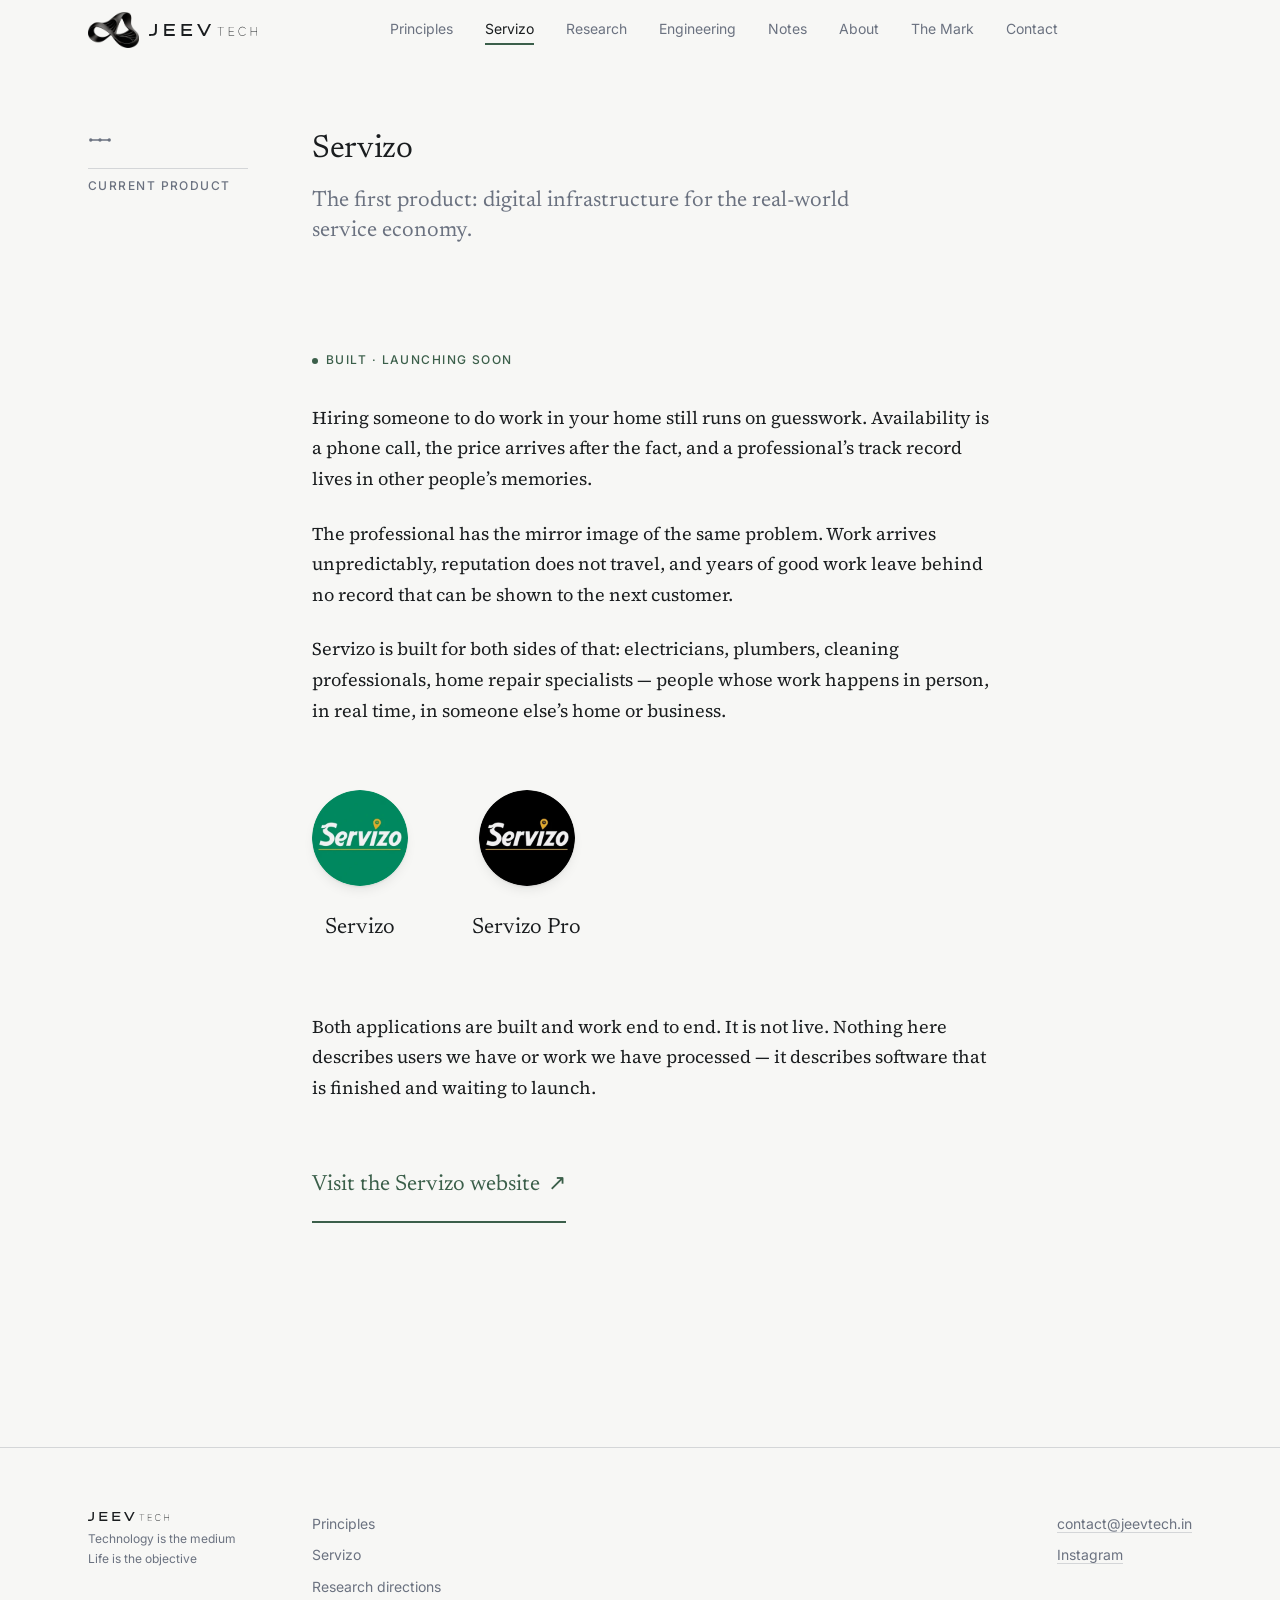
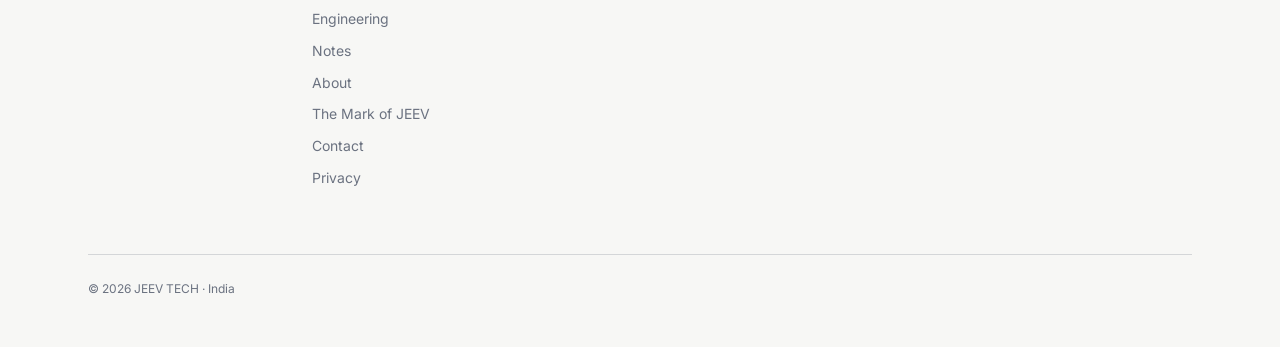
<file: servizo.html>
<!DOCTYPE html>
<html lang="en">

<head>
  <meta charset="UTF-8">
  <meta name="viewport" content="width=device-width, initial-scale=1.0">
  <title>Servizo — JEEV TECH</title>
  <meta name="description"
    content="Digital infrastructure for the real-world service economy. Built, launching soon.">
  <!-- Canonical host is the apex, jeevtech.in. www must 301-redirect to it or these become split URLs. -->
  <link rel="canonical" href="https://jeevtech.in/servizo">
  <meta name="theme-color" content="#F7F7F5">
  <link rel="icon" href="/favicon.ico" sizes="16x16 32x32 48x48">
  <link rel="icon" href="/img/icon.svg" type="image/svg+xml">
  <link rel="apple-touch-icon" href="/apple-touch-icon.png">
  <link rel="manifest" href="/site.webmanifest">
  <meta property="og:type" content="website">
  <meta property="og:site_name" content="JEEV TECH">
  <meta property="og:title" content="Servizo — JEEV TECH">
  <meta property="og:description"
    content="Digital infrastructure for the real-world service economy. Built, launching soon.">
  <meta property="og:url" content="https://jeevtech.in/servizo">
  <meta property="og:image" content="https://jeevtech.in/img/og-image.png">
  <meta property="og:image:width" content="1200">
  <meta property="og:image:height" content="630">
  <meta property="og:image:alt" content="JEEV TECH — Engineering life-centric technologies that advance civilization.">
  <meta name="twitter:card" content="summary_large_image">
  <script type="application/ld+json">
  {"@context":"https://schema.org","@graph":[{"@type":"WebPage","name":"Servizo","description":"Digital infrastructure for the real-world service economy. Built, launching soon."},{"@type":"BreadcrumbList","itemListElement":[{"@type":"ListItem","position":1,"name":"Home","item":"https://jeevtech.in/"},{"@type":"ListItem","position":2,"name":"Servizo","item":"https://jeevtech.in/servizo"}]}]}
  </script>
  <link rel="preload" href="fonts/newsreader-normal.woff2" as="font" type="font/woff2" crossorigin>
  <link rel="preload" href="fonts/sourceserif4-normal.woff2" as="font" type="font/woff2" crossorigin>
  <link rel="stylesheet" href="css/tokens.css">
  <link rel="stylesheet" href="css/reset.css">
  <link rel="stylesheet" href="css/base.css">
  <link rel="stylesheet" href="css/layout.css">
  <link rel="stylesheet" href="css/components.css">
  <link rel="stylesheet" href="css/diagram.css">
  <link rel="stylesheet" href="css/signature.css">
  <link rel="stylesheet" href="css/responsive.css">
</head>

<body>

  <a href="#main-content" class="skip-link">Skip to content</a>



  <header class="site-header" role="banner">
    <div class="site-header__inner">
      <a href="/" class="site-brand" aria-label="JEEV TECH — home">
        <img class="site-brand__emblem" src="/img/logo-mark.webp" alt=""
          width="507" height="360" decoding="async">
        <span class="site-brand__wordmark">JEEV <span class="wordmark__descriptor">TECH</span></span>
      </a>
      <button class="menu-toggle" aria-label="Open menu" aria-expanded="false" aria-controls="site-nav"
        id="menu-toggle">
        <span class="menu-toggle__icon" aria-hidden="true"></span>
      </button>
      <nav class="site-nav" id="site-nav" role="navigation" aria-label="Main navigation">
        <a href="/principles" class="site-nav__link">Principles</a>
        <a href="/servizo" class="site-nav__link site-nav__link--active" aria-current="page">Servizo</a>
        <a href="/research" class="site-nav__link">Research</a>
        <a href="/engineering" class="site-nav__link">Engineering</a>
        <a href="/notes" class="site-nav__link">Notes</a>
        <a href="/about" class="site-nav__link">About</a>
        <a href="/mark" class="site-nav__link">The Mark</a>
        <a href="/contact" class="site-nav__link">Contact</a>
      </nav>
      <div class="nav-overlay" id="nav-overlay" aria-hidden="true"></div>
    </div>
  </header>

  <main id="main-content">
    <div class="page">

      <div class="page-header">
        <div class="page-header__aside">
          <div class="page-header__mark"><svg class="page-mark" viewBox="0 0 26 26" role="img"
              aria-label="A span with stages">
              <path d="M3 13 H23" />
              <circle cx="3" cy="13" r="1.8" />
              <circle cx="13" cy="13" r="1.8" />
              <circle cx="23" cy="13" r="1.8" />
            </svg></div>
          <p class="eyebrow">Current product</p>
        </div>
        <div class="page-header__body">
          <h1>Servizo</h1>
          <p class="page-lede">The first product: digital infrastructure for the real-world service economy.</p>
        </div>
      </div>

      <div class="page-content">

        <div class="status-badge offset">Built &middot; Launching soon</div>

        <!-- The problem, in terms a reader can picture, and who it is for.
             Restored from _tools/servizo-full.html on 28 October 2026: the
             August trim took the strategy out and the legibility with it, and
             nobody could tell what Servizo was. What stays cut is the money —
             commission, subscription and the tiers. -->
        <div class="offset">
          <p>
            Hiring someone to do work in your home still runs on guesswork. Availability is a phone call, the price
            arrives after the fact, and a professional&#8217;s track record lives in other people&#8217;s memories.
          </p>
          <p>
            The professional has the mirror image of the same problem. Work arrives unpredictably, reputation does not
            travel, and years of good work leave behind no record that can be shown to the next customer.
          </p>
          <p>
            Servizo is built for both sides of that: electricians, plumbers, cleaning professionals, home repair
            specialists &#8212; people whose work happens in person, in real time, in someone else&#8217;s home or
            business.
          </p>
        </div>

        <!-- Two apps, one system; the names are the whole caption. What each
             does in detail is in _tools/servizo-full.html until launch. -->
        <div class="app-lockup offset">
          <div class="app-lockup__item">
            <img class="app-lockup__icon" src="img/servizo-app.webp" alt="" width="288" height="288"
              decoding="async">
            <p class="app-lockup__name">Servizo</p>
          </div>
          <div class="app-lockup__item">
            <img class="app-lockup__icon" src="img/servizo-pro.webp" alt="" width="288" height="288"
              decoding="async">
            <p class="app-lockup__name">Servizo Pro</p>
          </div>
        </div>

        <!-- The limit of the claim, volunteered before anyone asks. This is
             the same move /privacy makes, and it is the reason that page is
             believed: the claim and its boundary arrive together. -->
        <div class="offset">
          <p>
            Both applications are built and work end to end. It is not live. Nothing here describes users we have or
            work we have processed &#8212; it describes software that is finished and waiting to launch.
          </p>
        </div>

        <!-- A button, not a link: there is nothing live to point at yet. When
             the Servizo site goes up, swap this for an <a href> and delete the
             note and its handler in js/main.js. -->
        <div class="offset">
          <button type="button" class="prominent-link" id="servizo-external-link">
            Visit the Servizo website <span aria-hidden="true">&#8599;</span>
          </button>
          <p class="soon-note" id="servizo-soon" role="status" hidden>
            The Servizo site is not live yet. It goes up when Servizo launches.
          </p>
        </div>

      </div>
    </div>
  </main>

  <footer class="site-footer" role="contentinfo">
    <div class="site-footer__inner">
      <div class="site-footer__brand">
        <span class="site-footer__wordmark">JEEV <span class="wordmark__descriptor">TECH</span></span>
        <span class="site-footer__tagline">Technology is the medium<br>Life is the objective</span>
      </div>

      <nav class="site-footer__nav" aria-label="Footer navigation">
        <a href="/principles">Principles</a>
        <a href="/servizo">Servizo</a>
        <a href="/research">Research directions</a>
        <a href="/engineering">Engineering</a>
        <a href="/notes">Notes</a>
        <a href="/about">About</a>
        <a href="/mark">The Mark of JEEV</a>
        <a href="/contact">Contact</a>
        <a href="/privacy">Privacy</a>
      </nav>

      <div class="site-footer__contact">
        <a href="mailto:contact@jeevtech.in">contact@jeevtech.in</a>
        <a href="https://www.instagram.com/jeev.tech/" target="_blank" rel="noopener noreferrer">Instagram</a>
      </div>

      <p class="site-footer__meta">
        &copy; 2026 JEEV TECH &middot; India
      </p>
    </div>
  </footer>

  <script src="js/main.js"></script>
</body>

</html>
</file>
<file: css/tokens.css>
/* ==========================================================================
   JEEV TECH — Design Tokens
   A restrained, institutional palette with one muted green accent.
   ========================================================================== */

:root {
   /* ---- Color ---- */
   --ink: #1A1D1F;
   /* Primary text — near-black, cold undertone */
   --ground: #F7F7F5;
   /* Page background — warm enough to avoid clinical, cool enough to avoid AI-tell cream */
   --muted: #6B7280;
   /* Secondary text, captions, metadata */
   --accent: #3B5F4A;
   /* Pine — deep, desaturated forest green. jeev = life. */
   --rule: #D4D6D8;
   /* Dividers, borders, structural lines */

   /* Inverted set — used by the one dark band. Deep neutral, no accent:
     the weight comes from value contrast, not from color. */
   --ink-invert: #14171A;
   /* Dark band ground */
   --on-invert: #F2F2F0;
   /* Text on dark — 15.8:1 */
   --muted-invert: #A8ADB4;
   /* Secondary text on dark — 7.3:1 */
   --rule-invert: #34383C;
   /* Rules on dark */

   /* ---- Typography — Families ---- */
   --font-display: 'Newsreader', 'Georgia', serif;
   --font-body: 'Source Serif 4', 'Georgia', serif;
   --font-utility: 'Inter', 'Helvetica Neue', 'Arial', sans-serif;
   /* The brand face is the utility face. It was Geist, loaded from Google
      Fonts — but the CSP in vercel.json allows no third-party stylesheet or
      font, so Geist never reached a visitor and the wordmark has always been
      Inter in production. Naming Inter here makes the shipped design the
      stated one. Anything that restores a distinct brand face must self-host
      it in fonts/ like the others, and re-measure privacy.html's request
      diagram. */
   --font-brand: var(--font-utility);

   /* ---- Typography — Scale (desktop) ---- */
   --text-hero: 4.25rem;
   /* 68px — hero statement */
   --text-statement: 2.5rem;
   /* 40px — the dark band statement */
   --text-h2: 2rem;
   /* 32px — section headings */
   --text-h3: 1.375rem;
   /* 22px — sub-headings */
   --text-body: 1.125rem;
   /* 18px — body copy */
   --text-body-sm: 1rem;
   /* 16px — small body */
   --text-eyebrow: 0.75rem;
   /* 12px — eyebrows, labels */
   --text-nav: 0.875rem;
   /* 14px — navigation, captions */

   /* ---- Typography — Line Heights ---- */
   --lh-tight: 1.25;
   --lh-heading: 1.35;
   --lh-body: 1.7;

   /* ---- Typography — Letter Spacing ---- */
   --ls-eyebrow: 0.12em;
   --ls-wordmark: 0.10em;
   --ls-descriptor: 0.38em;
   --ls-tight: -0.01em;

   /* ---- Wordmark Weights ----
     JEEV is always the heavier word (the identity).
     The second word (Tech, Research, Energy…) defers. */
   --wt-wordmark: 700;
   --wt-descriptor: 300;

   /* ---- Spacing Scale (8px base) ---- */
   --space-xs: 0.5rem;
   /*  8px */
   --space-sm: 1rem;
   /* 16px */
   --space-md: 1.5rem;
   /* 24px */
   --space-lg: 2rem;
   /* 32px */
   --space-xl: 3rem;
   /* 48px */
   --space-2xl: 4rem;
   /* 64px */
   --space-3xl: 6rem;
   /* 96px */
   --space-4xl: 8rem;
   /* 128px */
   --space-5xl: 10rem;
   /* 160px */

   /* ---- Layout ---- */
   --measure: 38em;
   /* ~65 characters at 18px Source Serif 4 */
   --rail-col: 10rem;
   /* Margin column for labels */
   --rail-offset: 14rem;
   /* rail-col + --space-2xl gap — must stay in sync */
   --page-max: 72rem;
   /* 1152px — maximum page width */
   --page-gutter: var(--space-md);

   /* ---- Transitions ---- */
   --ease-out: cubic-bezier(0.22, 1, 0.36, 1);
   --duration-sm: 200ms;
   --duration-md: 400ms;
   --duration-lg: 1500ms;
   /* For the uncaging animation */

   /* ---- Borders ---- */
   --border-rule: 1px solid var(--rule);
}
</file>
<file: css/base.css>
/* ==========================================================================
   JEEV TECH — Base Typography & Styles
   ========================================================================== */

/* ---- Font Face Declarations (self-hosted) ---- */

@font-face {
  font-family: 'Newsreader';
  src: url('../fonts/newsreader-normal.woff2') format('woff2');
  font-weight: 200 800;
  font-style: normal;
  font-display: swap;
}

@font-face {
  font-family: 'Newsreader';
  src: url('../fonts/newsreader-italic.woff2') format('woff2');
  font-weight: 200 800;
  font-style: italic;
  font-display: swap;
}

@font-face {
  font-family: 'Source Serif 4';
  src: url('../fonts/sourceserif4-normal.woff2') format('woff2');
  font-weight: 200 900;
  font-style: normal;
  font-display: swap;
}

@font-face {
  font-family: 'Source Serif 4';
  src: url('../fonts/sourceserif4-italic.woff2') format('woff2');
  font-weight: 200 900;
  font-style: italic;
  font-display: swap;
}

@font-face {
  font-family: 'Inter';
  src: url('../fonts/inter-var.woff2') format('woff2');
  font-weight: 100 900;
  font-style: normal;
  font-display: swap;
}

/* ---- Anchor targets ----
   The header is fixed, so a raw jump puts the heading underneath it and
   lands the reader mid-section. Every linkable target keeps clear space
   above it so the section label and heading arrive together. */

h1[id],
h2[id],
h3[id],
.section[id],
.areas__item[id],
[id^="note-"] {
  scroll-margin-top: 7rem;
}

/* ---- Body ---- */

body {
  font-family: var(--font-body);
  font-size: var(--text-body);
  font-weight: 400;
  line-height: var(--lh-body);
  color: var(--ink);
  background-color: var(--ground);
}

/* ---- Headings ---- */

h1,
h2,
h3,
h4 {
  font-family: var(--font-display);
  font-weight: 500;
  line-height: var(--lh-heading);
  letter-spacing: var(--ls-tight);
  color: var(--ink);
  /* Even out the rag rather than filling each line before breaking. On a
     three-line statement the difference between a full line and a two-word
     one is the difference between typeset and typed. Ignored by browsers
     that do not have it, which simply get the old greedy break. */
  text-wrap: balance;
}

h1 {
  font-size: var(--text-hero);
  line-height: var(--lh-tight);
}

h2 {
  font-size: var(--text-h2);
}

h3 {
  font-size: var(--text-h3);
}

/* ---- Body Copy ---- */

p {
  max-width: var(--measure);
  margin-bottom: var(--space-md);
  /* Running prose gets the weaker of the two: balance would even every
     paragraph into a block and cost the rag its life. This only prevents the
     last line from being a single word. */
  text-wrap: pretty;
}

p:last-child {
  margin-bottom: 0;
}

/* ---- Links ---- */

a {
  color: var(--ink);
  text-decoration-color: var(--rule);
  text-underline-offset: 0.2em;
  transition: color var(--duration-sm) var(--ease-out),
    text-decoration-color var(--duration-sm) var(--ease-out);
}

a:hover {
  color: var(--accent);
  text-decoration-color: var(--accent);
}

a:focus-visible {
  outline: 2px solid var(--accent);
  outline-offset: 3px;
  border-radius: 2px;
}

/* Links inside running prose need an underline. The reset clears
   text-decoration globally, and the rule above only sets its colour — so
   without this a prose link is the same colour and weight as the sentence
   around it and is invisible until hovered. Colour alone cannot carry the
   meaning anyway (WCAG 1.4.1). Unclassed links only: nav, footer, entry
   links and band links all carry their own treatment. */
p a:not([class]),
dd a:not([class]),
li a:not([class]),
blockquote a:not([class]) {
  text-decoration: underline;
  text-decoration-color: var(--rule);
  text-underline-offset: 0.2em;
}

/* ---- Blockquotes ---- */

blockquote {
  max-width: var(--measure);
  padding-left: var(--space-md);
  border-left: 3px solid var(--accent);
  font-family: var(--font-display);
  font-size: var(--text-body);
  font-weight: 400;
  font-style: italic;
  color: var(--ink);
  margin-bottom: var(--space-lg);
}

blockquote p {
  margin-bottom: var(--space-sm);
}

/* ---- Hero ---- */

/* ---- Display tracking ----
   Tracking is a function of size, not a constant. -0.02em closes the gaps
   that open at 68px; at the 34px mobile cut the same value is simply tight,
   and the eye reads it as cramped rather than considered. The responsive
   sheet reopens both of these. */

.hero__statement {
  font-size: var(--text-hero);
  font-weight: 400;
  letter-spacing: -0.02em;
  max-width: 100%;
  text-wrap: balance;
}

/* ---- Eyebrow Label ---- */

.eyebrow {
  font-family: var(--font-utility);
  font-size: var(--text-eyebrow);
  font-weight: 500;
  letter-spacing: var(--ls-eyebrow);
  text-transform: uppercase;
  color: var(--muted);
  margin-bottom: var(--space-sm);
}

/* ---- Small / Caption ---- */

small,
.caption {
  font-family: var(--font-utility);
  font-size: var(--text-nav);
  color: var(--muted);
}

/* ---- Horizontal Rule ---- */

hr {
  border: none;
  border-top: var(--border-rule);
  margin: var(--space-3xl) 0;
}

/* ---- Strong / Emphasis ---- */

strong {
  font-weight: 600;
}

em {
  font-style: italic;
}

/* ---- Selection ---- */

::selection {
  background-color: var(--accent);
  color: var(--ground);
}

/* ---- Screen Reader Only ---- */

.sr-only {
  position: absolute;
  width: 1px;
  height: 1px;
  padding: 0;
  margin: -1px;
  overflow: hidden;
  clip: rect(0, 0, 0, 0);
  white-space: nowrap;
  border: 0;
}

/* A hyphenated compound is one word to a reader, and a hero that breaks it
   across two lines reads as two. Narrow enough at every size that holding it
   together costs nothing. */
.nowrap {
  white-space: nowrap;
}
</file>
<file: css/layout.css>
/* ==========================================================================
   JEEV TECH — Layout
   Container, section spacing, and vertical rhythm.
   ========================================================================== */

/* ---- Page Container ---- */

.page {
  max-width: var(--page-max);
  margin: 0 auto;
  padding: 0 var(--page-gutter);
}

/* ---- Main Content ---- */

main {
  padding-top: var(--space-4xl);
  padding-bottom: var(--space-4xl);
}

/* ---- Section ----
   Every section is a rail row: a full-width hairline, a classifying label
   in the margin, the content beside it. This is the site's core structure. */

.section {
  display: grid;
  grid-template-columns: var(--rail-col) minmax(0, 1fr);
  gap: var(--space-2xl);
  border-top: var(--border-rule);
  padding-top: var(--space-lg);
  margin-bottom: var(--space-3xl);
}

.section:last-child {
  margin-bottom: 0;
}

.section__label {
  font-family: var(--font-utility);
  font-size: var(--text-eyebrow);
  font-weight: 500;
  letter-spacing: var(--ls-eyebrow);
  text-transform: uppercase;
  color: var(--muted);
  padding-top: 0.35rem;   /* optical alignment to the heading's cap height */
}

.section__body {
  max-width: var(--measure);
}

/* Editorial breathing room between the section heading and the first
   paragraph. Without this the reset's margin: 0 collapses them into a
   single visual block. 32px (--space-lg) sits in the 28–36px range
   that reads as premium editorial spacing. */
.section__heading {
  margin-bottom: var(--space-lg);
}

/* ---- Register ----
   Term-and-description rows. Turns a run of prose into something
   scannable, without becoming a table of marketing bullets. */

.register {
  margin-top: var(--space-lg);
  max-width: var(--measure);
}

.register__row {
  display: grid;
  grid-template-columns: 7rem minmax(0, 1fr);
  gap: var(--space-md);
  border-top: var(--border-rule);
  padding: var(--space-sm) 0;
}

.register__row:last-child {
  border-bottom: var(--border-rule);
}

.register__term {
  font-family: var(--font-utility);
  font-size: var(--text-eyebrow);
  font-weight: 500;
  letter-spacing: var(--ls-eyebrow);
  text-transform: uppercase;
  color: var(--muted);
  padding-top: 0.42rem;   /* optical alignment to the description's first line */
}

.register__desc {
  margin: 0;
  max-width: none;
}

/* ---- Areas ----
   Named research directions: the name carries the weight, the note
   explains the interest. Used on the Research page. */

.areas {
  list-style: none;
  padding: 0;
  margin-top: var(--space-lg);
}

.areas__item {
  border-top: var(--border-rule);
  padding: var(--space-md) 0;
}

.areas__item:last-child {
  border-bottom: var(--border-rule);
}

.areas__name {
  font-family: var(--font-display);
  font-size: var(--text-h3);
  font-weight: 500;
  line-height: var(--lh-heading);
  color: var(--ink);
  margin-bottom: var(--space-xs);
  max-width: none;
}

/* The field name, demoted beneath the problem it belongs to */
.areas__tag {
  display: block;
  margin-top: var(--space-xs);
  font-family: var(--font-utility);
  font-size: var(--text-eyebrow);
  font-weight: 500;
  letter-spacing: var(--ls-eyebrow);
  text-transform: uppercase;
  color: var(--muted);
}

.areas__note {
  color: var(--muted);
  margin-bottom: 0;
}

/* ---- Hero Section ----
   Left-aligned and composed, not centred in a void. The statement is
   the largest thing on the site; everything else defers to it. */

.hero {
  padding-top: var(--space-lg);
  padding-bottom: var(--space-4xl);
}

/* The hero carries no margin label; the statement keeps the body column
   so it stays on the same left edge as every other page. */
.hero .rail__body {
  grid-column: 2;
}

/* ---- The Rail ----
   An engineered-document structure: label in the margin, content beside
   it. Asymmetry is what keeps the page from reading as a flat column. */

.rail {
  display: grid;
  grid-template-columns: 10rem minmax(0, 1fr);
  gap: var(--space-2xl);
  max-width: var(--page-max);
  margin: 0 auto;
  padding: 0 var(--page-gutter);
}

.rail__label {
  font-family: var(--font-utility);
  font-size: var(--text-eyebrow);
  font-weight: 500;
  letter-spacing: var(--ls-eyebrow);
  text-transform: uppercase;
  color: var(--muted);
  padding-top: 0.45rem;   /* optical alignment to the first line of body text */
  border-top: var(--border-rule);
}

/* Ruled variant — the hairline spans both columns, matching .section.
   This is what makes the home page and the interior pages one system. */
.rail--ruled {
  border-top: var(--border-rule);
  padding-top: var(--space-lg);
}

.rail--ruled .rail__label {
  border-top: none;
  padding-top: 0.35rem;
}

.rail__body > *:last-child {
  margin-bottom: 0;
}

/* ---- Intro Section (below hero) ---- */

/* padding-block only — the horizontal gutters belong to .rail */
.intro {
  padding-block: var(--space-3xl);
}

/* ---- The Band ----
   The site's single dark zone. Value contrast, no accent colour —
   the weight is the point, not the decoration. */

.band {
  background-color: var(--ink-invert);
  color: var(--on-invert);
  padding: var(--space-4xl) 0;
  margin: var(--space-3xl) 0;
}

.band .rail__label {
  color: var(--muted-invert);
  border-top-color: var(--rule-invert);
}

.band__statement {
  font-family: var(--font-display);
  font-size: var(--text-statement);
  font-weight: 400;
  line-height: var(--lh-heading);
  letter-spacing: var(--ls-tight);
  color: var(--on-invert);
  max-width: 30em;
  margin-bottom: var(--space-lg);
}

/* Body copy inside the band */
.band p {
  color: var(--muted-invert);
}

.band blockquote {
  color: var(--on-invert);
  border-left-color: var(--on-invert);
}

.band blockquote p {
  color: var(--on-invert);
}

.band__note {
  color: var(--muted-invert);
  max-width: var(--measure);
  margin-bottom: var(--space-lg);
}

/* An inline link inside band prose, as opposed to .band__link, which is a
   standalone one. Without this it takes the sitewide link colour — the accent,
   a deep pine cut for paper — and on the inverted ground that is a hole in the
   sentence: the words disappear and the underline is the only thing left. The
   band is always the dark band (.band__link--light is used outside one), so
   the inverted palette is unconditional here. */
.band p a:not([class]),
.band li a:not([class]) {
  color: var(--on-invert);
  text-decoration-color: var(--rule-invert);
  text-underline-offset: 0.2em;
}

.band p a:not([class]):hover,
.band li a:not([class]):hover {
  text-decoration-color: var(--on-invert);
}

.band p a:not([class]):focus-visible,
.band li a:not([class]):focus-visible {
  outline: 2px solid var(--on-invert);
  outline-offset: 3px;
}

.band__link {
  display: inline-flex;
  align-items: center;
  gap: var(--space-xs);
  font-family: var(--font-utility);
  font-size: var(--text-nav);
  color: var(--on-invert);
  text-decoration: underline;
  text-decoration-color: var(--rule-invert);
  text-underline-offset: 0.25em;
}

/* The base hover is for the dark band. It must stay above the --light
   modifier: both selectors carry the same specificity, so whichever is
   written last wins, and the near-white hover colour on the light ground
   makes the link disappear. */
.band__link:hover {
  color: var(--on-invert);
  text-decoration-color: var(--on-invert);
}

.band__link:focus-visible {
  outline: 2px solid var(--on-invert);
  outline-offset: 3px;
}

/* Same link on the light ground (home evidence block) */
.band__link--light {
  color: var(--ink);
  text-decoration-color: var(--rule);
  margin-top: var(--space-sm);
}

.band__link--light:hover {
  color: var(--accent);
  text-decoration-color: var(--accent);
}

.band__link--light:focus-visible {
  outline: 2px solid var(--accent);
  outline-offset: 3px;
}

.evidence__name {
  font-family: var(--font-display);
  font-size: var(--text-h3);
  font-weight: 500;
  margin-bottom: var(--space-xs);
}

/* ---- Entry Points ---- */

.entry-points {
  padding-block: var(--space-xl) var(--space-3xl);
}

.entry-points__list {
  display: flex;
  flex-direction: column;
  gap: var(--space-md);
}

/* ---- Interior page body ----
   Full width of the page; each section supplies its own rail. */

.philosophy-body,
.page-content {
  max-width: none;
}

/* Elements that sit outside a section still align to the body column */
.offset {
  margin-left: var(--rail-offset);
  max-width: var(--measure);
}

/* Interior page headers use the same rail: eyebrow in the margin, title beside it */
.page-header {
  display: grid;
  grid-template-columns: 10rem minmax(0, 1fr);
  gap: var(--space-2xl);
  margin: 0 0 var(--space-3xl);
}

.page-header .eyebrow {
  border-top: var(--border-rule);
  padding-top: 0.45rem;
  margin-bottom: 0;
}

.page-header__body {
  max-width: var(--measure);
}

/* Standfirst under the page title — gives the header something to stand on */
.page-lede {
  font-family: var(--font-display);
  font-size: var(--text-h3);
  font-weight: 400;
  line-height: var(--lh-heading);
  color: var(--muted);
  margin-top: var(--space-sm);
  margin-bottom: 0;
}

.page-header h1 {
  font-size: var(--text-h2);
  line-height: var(--lh-heading);
}

/* ---- Founder Section ---- */

.founder {
  max-width: var(--measure);
}

/* ---- Person ----
   One leader. Portrait beside the text, not above it: a circle only
   touches its bounding box at the midpoint, so stacking it over
   left-aligned text reads as misaligned however carefully it is placed.
   Repeats for each person. */

.person {
  display: flex;
  align-items: flex-start;
  gap: var(--space-lg);
  max-width: var(--measure);
  margin-top: var(--space-xl);
  padding-top: var(--space-xl);
  border-top: var(--border-rule);
}

.person:first-of-type {
  border-top: none;
  padding-top: 0;
}

.person__body {
  min-width: 0;
}

.person__name {
  font-family: var(--font-display);
  font-size: var(--text-h3);
  font-weight: 500;
  margin-bottom: 0;
}

.person__role {
  font-family: var(--font-utility);
  font-size: var(--text-eyebrow);
  letter-spacing: var(--ls-eyebrow);
  text-transform: uppercase;
  color: var(--muted);
  margin-bottom: var(--space-sm);
}

.person__note {
  margin-bottom: var(--space-sm);
}

.person__links {
  display: flex;
  flex-wrap: wrap;
  gap: var(--space-md);
}

.person__link {
  display: inline-flex;
  align-items: center;
  gap: var(--space-xs);
  font-family: var(--font-utility);
  font-size: var(--text-nav);
  color: var(--accent);
  text-decoration: underline;
  text-decoration-color: var(--rule);
  text-underline-offset: 0.2em;
}

.person__link:hover {
  color: var(--ink);
  text-decoration-color: var(--ink);
}

/* Same plate treatment as every other image */
.person__portrait {
  width: 112px;
  height: 112px;
  flex-shrink: 0;
  overflow: hidden;
  border-radius: 50%;
  border: var(--border-rule);
  box-shadow: 0 1px 2px rgba(26, 29, 31, 0.06),
              0 8px 20px -10px rgba(26, 29, 31, 0.22);
}

.person__portrait img {
  width: 100%;
  height: 100%;
  object-fit: cover;
}

/* The founder's note is signed, which is what licenses its first person */
.founder__sign {
  font-family: var(--font-display);
  font-style: italic;
  color: var(--muted);
  margin-top: var(--space-lg);
}

/* Same plate treatment as every other image on the site: hairline frame
   and a shadow that lifts it just off the ground. Circular here, so the
   shadow follows the circle. */
.founder__portrait {
  width: 128px;
  height: 128px;
  flex-shrink: 0;
  overflow: hidden;
  border-radius: 50%;
  border: var(--border-rule);
  box-shadow: 0 1px 2px rgba(26, 29, 31, 0.06),
              0 8px 20px -10px rgba(26, 29, 31, 0.22);
}

.founder__portrait img {
  width: 100%;
  height: 100%;
  object-fit: cover;
  object-position: center;
}

.founder__name {
  font-family: var(--font-display);
  font-size: var(--text-h3);
  font-weight: 500;
  margin-bottom: var(--space-xs);
}

.founder__title {
  font-family: var(--font-utility);
  font-size: var(--text-nav);
  color: var(--muted);
  margin-bottom: 0;
}

.founder__bio p {
  margin-bottom: var(--space-md);
}

.founder__links {
  display: flex;
  flex-wrap: wrap;
  gap: var(--space-md);
}

.founder__link {
  display: inline-flex;
  align-items: center;
  gap: var(--space-xs);
  font-family: var(--font-utility);
  font-size: var(--text-nav);
  color: var(--accent);
  text-decoration: underline;
  text-decoration-color: var(--accent);
  text-underline-offset: 0.2em;
  margin-top: var(--space-md);
}

.founder__link:hover {
  color: var(--ink);
  text-decoration-color: var(--ink);
}
</file>
<file: css/components.css>
/* ==========================================================================
   JEEV TECH — Components
   Navigation, footer, entry-point links, and reusable elements.
   ========================================================================== */

/* ---- Site Header / Navigation ---- */

.site-header {
  position: fixed;
  top: 0;
  left: 0;
  right: 0;
  z-index: 100;
  background-color: var(--ground);
  border-bottom: var(--border-rule);
  transition: background-color var(--duration-sm) var(--ease-out);
}

.site-header__inner {
  max-width: var(--page-max);
  margin: 0 auto;
  /* 12px, not 16px: the emblem brand is 36px tall where the drawn wordmark
     was 10px, and the old padding put the header at 68px — tall enough that
     the fixed bar started competing with the page. */
  padding: 0.75rem var(--page-gutter);
  display: flex;
  align-items: center;
  justify-content: space-between;
}

/* ---- Site brand ----
   The emblem is the identifier in the header, on every page. It is a shaded
   render rather than a silhouette, so it is sized by height and kept large
   enough that the ribbon still closes: below roughly 30px the loop starts
   reading as a smudge. That is also why the header is taller than it was
   with the drawn wordmark — this element cannot be shrunk to 10px.

   line-height: 0 keeps the anchor the height of the image; without it the
   inline box adds descender space and the header sits a few pixels low. */

/* Emblem and name, side by side, on one optical line.

   align-items: center is the whole alignment, and it is correct because of
   what the artwork measures: JEEV's caps run from y=1 to y=633 of a 639-unit
   drawing, so the box the mask paints into is the cap box to within 1%. There
   is no descender in JEEV TECH to pull the box below the baseline — the J's
   tail turns inside the cap height — so centring the boxes centres the caps.
   Anything with a descender would need the shift; this does not.

   Neither part may shrink. They are two halves of one drawing, and a flex
   container under pressure would take the space out of whichever it reached
   first, which is the name. */
.site-brand {
  display: flex;
  align-items: center;
  gap: 0.625rem;
  line-height: 0;
}

.site-brand__emblem {
  display: block;
  height: 36px;
  width: auto;
  flex-shrink: 0;
}

/* ---- Wordmark ----
   The lockup as type. Since the header carries the emblem, this survives
   only in the footer and the sign-off, where the drawn wordmark is masked
   over it — these rules are the fallback for browsers without mask-image. */

/* The header's name, and the fallback the footer's has always had: live text
   in the brand face, for a browser that cannot paint a mask. The @supports
   block at the end of this file replaces it with the drawing. */
.site-brand__wordmark {
  font-family: var(--font-brand);
  font-size: var(--text-eyebrow);
  font-weight: var(--wt-wordmark);
  letter-spacing: var(--ls-wordmark);
  line-height: 1;
  text-transform: uppercase;
  color: var(--ink);
  flex-shrink: 0;
}

/* The division name (Tech, Research, Energy…) defers to the master
   identifier through weight and tracking contrast. */
.wordmark__descriptor {
  font-weight: var(--wt-descriptor);
  font-size: 0.72em;
  letter-spacing: var(--ls-descriptor);
  vertical-align: baseline;
  margin-left: 0.25em;
}

/* ---- Desktop Navigation ---- */

.site-nav {
  display: flex;
  align-items: center;
  gap: var(--space-lg);
}

.site-nav__link {
  font-family: var(--font-utility);
  font-size: var(--text-nav);
  font-weight: 400;
  color: var(--muted);
  text-decoration: none;
  position: relative;
  padding-bottom: 2px;
  transition: color var(--duration-sm) var(--ease-out);
}

/* The underline is ink, and the accent is spent on one link only.
   Painting all eight in the accent made the green a decoration — a colour the
   navigation happens to be, carrying no information, on every page at once.
   The site's own rule for the accent is that it marks the one thing a drawing
   is about; the header's version of that is the product. So the underline is
   ink for every link and green for Servizo, where the colour is doing the
   work of saying which of these is the thing being built. */
.site-nav__link::after {
  content: '';
  position: absolute;
  bottom: -2px;
  left: 0;
  width: 0;
  height: 2px;
  background-color: var(--ink);
  transition: width var(--duration-sm) var(--ease-out);
}

.site-nav__link[href="/servizo"]::after {
  background-color: var(--accent);
}

.site-nav__link:hover,
.site-nav__link--active {
  color: var(--ink);
}

.site-nav__link:hover::after,
.site-nav__link--active::after {
  width: 100%;
}

.site-nav__link:focus-visible {
  outline: 2px solid var(--accent);
  outline-offset: 4px;
  border-radius: 2px;
}

/* ---- Mobile Menu Toggle ---- */

.menu-toggle {
  display: none;
  background: none;
  border: none;
  cursor: pointer;
  color: var(--ink);
  /* 44px touch target; the drawn icon inside stays small */
  width: 44px;
  height: 44px;
  padding: 0;
  align-items: center;
  justify-content: flex-end;
  /* Stay above the mobile nav drawer (z-index 99) so the X remains clickable */
  position: relative;
  z-index: 101;
}

.menu-toggle:focus-visible {
  outline: 2px solid var(--accent);
  outline-offset: 2px;
  border-radius: 2px;
}

.menu-toggle__icon {
  display: block;
  width: 20px;
  height: 2px;
  background-color: var(--ink);
  position: relative;
  transition: background-color var(--duration-sm) var(--ease-out);
}

.menu-toggle__icon::before,
.menu-toggle__icon::after {
  content: '';
  position: absolute;
  left: 0;
  width: 20px;
  height: 2px;
  background-color: var(--ink);
  transition: transform var(--duration-sm) var(--ease-out);
}

.menu-toggle__icon::before {
  top: -6px;
}

.menu-toggle__icon::after {
  top: 6px;
}

/* Active state for menu toggle (X shape) */
.menu-toggle[aria-expanded="true"] .menu-toggle__icon {
  background-color: transparent;
}

.menu-toggle[aria-expanded="true"] .menu-toggle__icon::before {
  transform: translateY(6px) rotate(45deg);
}

.menu-toggle[aria-expanded="true"] .menu-toggle__icon::after {
  transform: translateY(-6px) rotate(-45deg);
}

/* ---- Entry Point Links ---- */

.entry-link {
  display: flex;
  align-items: center;
  justify-content: space-between;
  padding: var(--space-md) 0;
  border-bottom: var(--border-rule);
  text-decoration: none;
}

.entry-link:first-child {
  border-top: var(--border-rule);
}

.entry-link__body {
  display: flex;
  flex-direction: column;
  gap: var(--space-xs);
}

.entry-link__text {
  font-family: var(--font-display);
  font-size: var(--text-h3);
  font-weight: 500;
  color: var(--ink);
  transition: color var(--duration-sm) var(--ease-out);
}

.entry-link__desc {
  font-size: var(--text-body-sm);
  line-height: var(--lh-body);
  color: var(--muted);
}

.entry-link__arrow {
  font-family: var(--font-utility);
  font-size: var(--text-body);
  color: var(--muted);
  transition: color var(--duration-sm) var(--ease-out),
    transform var(--duration-sm) var(--ease-out);
}

.entry-link:hover .entry-link__text {
  color: var(--accent);
}

.entry-link:hover .entry-link__arrow {
  color: var(--accent);
  transform: translateX(4px);
}

.entry-link:focus-visible {
  outline: 2px solid var(--accent);
  outline-offset: 2px;
  border-radius: 2px;
}

/* ---- Prominent Link (e.g., Servizo external link) ---- */

.prominent-link {
  display: inline-flex;
  align-items: center;
  gap: var(--space-xs);
  font-family: var(--font-display);
  font-size: var(--text-h3);
  font-weight: 500;
  color: var(--accent);
  text-decoration: none;
  padding: var(--space-sm) 0;
  border-bottom: 2px solid var(--accent);
  transition: gap var(--duration-sm) var(--ease-out);
  margin-top: var(--space-xl);
}

/* The prominent link is a <button> until the Servizo site is live */
button.prominent-link {
  background: none;
  cursor: pointer;
  font-family: var(--font-display);
  line-height: inherit;
  border-top: none;
  border-left: none;
  border-right: none;
}

.soon-note {
  margin-top: var(--space-md);
  font-family: var(--font-utility);
  font-size: var(--text-nav);
  color: var(--muted);
}

.prominent-link:hover {
  gap: var(--space-sm);
  color: var(--accent);
}

.prominent-link:focus-visible {
  outline: 2px solid var(--accent);
  outline-offset: 4px;
  border-radius: 2px;
}

/* ---- Status Badge ---- */

.status-badge {
  display: inline-flex;
  align-items: center;
  gap: var(--space-xs);
  font-family: var(--font-utility);
  font-size: var(--text-eyebrow);
  font-weight: 500;
  letter-spacing: var(--ls-eyebrow);
  text-transform: uppercase;
  color: var(--accent);
  margin-bottom: var(--space-lg);
}

.status-badge::before {
  content: '';
  display: inline-block;
  width: 6px;
  height: 6px;
  border-radius: 50%;
  background-color: var(--accent);
}

/* ---- Page Figure (Servizo) ---- */

.page-figure {
  max-width: var(--measure);
  margin-bottom: var(--space-2xl);
  /* margin-left comes from .offset */
}

/* Photographs sit on a plate: hairline frame, a radius small enough to
   read as machined rather than soft, and a shadow that lifts the image
   just off the ground. No hover motion — the image is not interactive,
   and motion here would be decoration. */
/* ---- Notes: an entry opens on click ----
   Built on <details>, so the notes are readable with JavaScript disabled and
   the disclosure is keyboard-operable without any code from us. */

.note {
  max-width: var(--measure);
  border-top: var(--border-rule);
  margin-top: var(--space-md);
}

.note__summary {
  display: flex;
  align-items: center;
  gap: var(--space-xs);
  padding: var(--space-sm) 0;
  cursor: pointer;
  list-style: none;
  font-family: var(--font-utility);
  font-size: var(--text-eyebrow);
  letter-spacing: var(--ls-eyebrow);
  text-transform: uppercase;
  color: var(--muted);
  transition: color var(--duration-sm) var(--ease-out);
}

/* Safari draws its own triangle without this */
.note__summary::-webkit-details-marker {
  display: none;
}

/* Our own marker: a rule that becomes a cross when open. Rotating a plus
   would be decoration; this reads as "there is more below". */
.note__summary::after {
  content: "+";
  margin-left: auto;
  font-size: 1rem;
  line-height: 1;
  color: var(--muted);
}

.note[open]>.note__summary::after {
  content: "\2212";
}

.note__summary:hover,
.note[open]>.note__summary {
  color: var(--ink);
}

.note__summary:focus-visible {
  outline: 2px solid var(--accent);
  outline-offset: 3px;
  border-radius: 2px;
}

.note__body {
  padding-bottom: var(--space-md);
}

.note__body>p:last-child {
  margin-bottom: 0;
}

/* The three review questions, stated plainly. Deliberately a numbered list
   and not a component: the point is that it needs no apparatus. */
.decide {
  list-style: none;
  counter-reset: decide;
  max-width: var(--measure);
  margin: var(--space-lg) 0;
}

.decide li {
  counter-increment: decide;
  position: relative;
  padding-left: 2.25rem;
  margin-bottom: var(--space-md);
  font-family: var(--font-display);
  font-size: var(--text-h3);
  line-height: 1.4;
}

.decide li::before {
  content: counter(decide);
  position: absolute;
  left: 0;
  top: 0.15em;
  font-family: var(--font-utility);
  font-size: var(--text-eyebrow);
  letter-spacing: var(--ls-eyebrow);
  color: var(--muted);
}

.page-figure img {
  display: block;
  width: 100%;
  height: auto;
  border: var(--border-rule);
  border-radius: 3px;
  box-shadow: 0 1px 2px rgba(26, 29, 31, 0.05),
    0 10px 28px -14px rgba(26, 29, 31, 0.22);
}

/* ---- App Rows (Servizo) ---- */

.app-row {
  display: flex;
  align-items: flex-start;
  gap: var(--space-lg);
  max-width: var(--measure);
  margin-bottom: var(--space-2xl);
}

/* Breathing room between the heading and the first app */
.app-row:first-of-type {
  margin-top: var(--space-2xl);
}

/* The icon is a circle: its bounding box sits higher than its visual edge,
   so the text block is nudged down to align optically rather than
   geometrically. */
.app-row__body {
  padding-top: 0.35rem;
}

.app-row:last-child {
  margin-bottom: 0;
}

/* The mark artwork is already circular, so the radius clips exactly at
   its edge and the shadow follows the circle rather than a box. */
.app-row__icon {
  flex-shrink: 0;
  width: 64px;
  height: auto;
  border-radius: 50%;
  box-shadow: 0 1px 2px rgba(26, 29, 31, 0.06),
    0 6px 16px -8px rgba(26, 29, 31, 0.20);
}

.app-row__name {
  font-family: var(--font-display);
  font-size: var(--text-h3);
  font-weight: 500;
  margin-bottom: var(--space-xs);
}

/* ---- App lockup (the Servizo teaser) ----
   Two icons side by side and their names, which are the whole caption until
   the product is public. The art is a true circle filling a square file, so
   the 50% radius lands exactly on its edge and the shadow follows the circle
   rather than a box — the same plate treatment as .app-row__icon, which is
   what this becomes again when the full page returns. */

.app-lockup {
  display: flex;
  flex-wrap: wrap;
  gap: var(--space-2xl);
  margin-top: var(--space-2xl);
  /* The names sit directly under the marks, so prose following the lockup
     needs the same air above it that the lockup has, or it reads as a caption
     belonging to the second icon. */
  margin-bottom: var(--space-2xl);
}

.app-lockup__icon {
  display: block;
  width: 96px;
  height: auto;
  border-radius: 50%;
  box-shadow: 0 1px 2px rgba(26, 29, 31, 0.06),
    0 6px 16px -8px rgba(26, 29, 31, 0.20);
}

/* The name sits under its icon, not under the column's left edge: Servizo is
   narrower than the 96px circle and Servizo Pro is wider, so left-aligning
   both leaves each one off its own axis in opposite directions. Centring the
   item centres whichever of the two is narrower against the other. */
.app-lockup__item {
  display: flex;
  flex-direction: column;
  align-items: center;
}

.app-lockup__name {
  font-family: var(--font-display);
  font-size: var(--text-h3);
  font-weight: 500;
  margin-top: var(--space-md);
  margin-bottom: 0;
  text-align: center;
}

/* ---- Site Footer ---- */

.site-footer {
  border-top: var(--border-rule);
  padding: var(--space-2xl) 0 var(--space-xl);
  margin-top: var(--space-3xl);
}

/* Three columns on the same rail geometry as the rest of the site */
.site-footer__inner {
  max-width: var(--page-max);
  margin: 0 auto;
  padding: 0 var(--page-gutter);
  display: grid;
  grid-template-columns: var(--rail-col) minmax(0, 1fr) auto;
  gap: var(--space-2xl);
  align-items: start;
}

.site-footer__brand {
  display: flex;
  flex-direction: column;
  gap: var(--space-xs);
}

.site-footer__wordmark {
  font-family: var(--font-brand);
  font-size: var(--text-eyebrow);
  font-weight: var(--wt-wordmark);
  letter-spacing: var(--ls-wordmark);
  text-transform: uppercase;
  color: var(--ink);
}

.site-footer__tagline {
  font-family: var(--font-utility);
  font-size: var(--text-eyebrow);
  color: var(--muted);
}

.site-footer__nav {
  display: flex;
  flex-direction: column;
  gap: var(--space-xs);
}

.site-footer__nav a {
  font-family: var(--font-utility);
  font-size: var(--text-nav);
  color: var(--muted);
  text-decoration: none;
}

.site-footer__nav a:hover {
  color: var(--accent);
}

.site-footer__contact {
  display: flex;
  flex-direction: column;
  gap: var(--space-xs);
}

.site-footer__contact a {
  font-family: var(--font-utility);
  font-size: var(--text-nav);
  color: var(--muted);
  text-decoration: underline;
  text-decoration-color: var(--rule);
  text-underline-offset: 0.2em;
}

.site-footer__contact a:hover {
  color: var(--accent);
  text-decoration-color: var(--accent);
}

.site-footer__meta {
  grid-column: 1 / -1;
  font-family: var(--font-utility);
  font-size: var(--text-eyebrow);
  color: var(--muted);
  margin: 0;
  max-width: none;
  padding-top: var(--space-md);
  border-top: var(--border-rule);
}

.site-footer__meta a {
  color: var(--muted);
  text-decoration: underline;
  text-decoration-color: var(--rule);
  text-underline-offset: 0.15em;
}

.site-footer__meta a:hover {
  color: var(--accent);
  text-decoration-color: var(--accent);
}

/* ---- Contact Page ---- */

.contact-email-wrap {
  margin-top: var(--space-xl);
}

.contact-email {
  font-family: var(--font-display);
  font-size: var(--text-h2);
  font-weight: 500;
  color: var(--accent);
  text-decoration: none;
  border-bottom: 2px solid var(--accent);
  padding-bottom: 4px;
  transition: border-color var(--duration-sm) var(--ease-out);
}

.contact-email:hover {
  border-color: var(--ink);
  color: var(--ink);
}

.contact-social {
  margin-top: var(--space-lg);
}

.contact-social__link {
  display: inline-flex;
  align-items: center;
  gap: var(--space-xs);
  font-family: var(--font-utility);
  font-size: var(--text-nav);
  color: var(--muted);
  text-decoration: underline;
  text-decoration-color: var(--rule);
  text-underline-offset: 0.2em;
}

.contact-social__link:hover {
  color: var(--accent);
  text-decoration-color: var(--accent);
}

/* ---- Skip Link (Accessibility) ---- */

/* Off-screen until focused, so it costs the layout nothing — which is also
   why it can afford the full 44px target the rest of the site's standalone
   links get on touch. It was 38px, the only control on the site under it. */
.skip-link {
  position: absolute;
  top: -100%;
  left: var(--space-sm);
  z-index: 200;
  display: inline-flex;
  align-items: center;
  min-height: 44px;
  padding: var(--space-xs) var(--space-sm);
  background-color: var(--accent);
  color: var(--ground);
  font-family: var(--font-utility);
  font-size: var(--text-nav);
  text-decoration: none;
  border-radius: 2px;
  transition: top var(--duration-sm) var(--ease-out);
}

.skip-link:focus {
  top: var(--space-sm);
}

/* ---- The sign-off wordmark ----
   The name at a scale that reads as an institutional mark rather than a
   heading, so it is set in the identity face (Inter), never the display
   serif — the serif stays reserved for editorial content.

   It aligns to the page grid, not the viewport. Centring it would be the one
   element on the site that ignores the grammar every rule, label and column
   follows, and it reads as a poster instead of a signature.

   Two things large type needs that small type does not:
   - Tighter tracking. The header's 0.16em is correct at 13px and tears the
     word apart at 200px, so this runs negative.
   - A display optical size. The Inter file carries an opsz axis to 32;
     using it gives tighter apertures and joins drawn for size.

   Weight is 600 — the maximum in our subset, whose wght axis is 400-600.
   A declared 700 would be synthesised by the browser and smears at this
   scale. Re-cutting the font is the only way to get true bold. */

.signature {
  max-width: var(--page-max);
  margin-inline: auto;
  padding-inline: var(--page-gutter);
  padding-block: var(--space-5xl) var(--space-4xl);
}

.signature__label {
  font-family: var(--font-utility);
  font-size: var(--text-eyebrow);
  font-weight: 500;
  letter-spacing: var(--ls-eyebrow);
  text-transform: uppercase;
  color: var(--muted);
  /* Sits close to the mark it introduces: 24px read as two unrelated
     elements stacked, not one signature. */
  margin-bottom: var(--space-xs);
}

/* The closing line under the mark. */
.signature__line {
  max-width: var(--measure);
  margin-top: var(--space-lg);
  font-family: var(--font-display);
  font-size: var(--text-h3);
  line-height: 1.35;
  color: var(--muted);
}

/* About announces the end with a plain hairline. */
.signature--ruled {
  border-top: var(--border-rule);
}

/* Home reuses the hero's open frame instead: a full rule above, and a short
   one that deliberately stops. The page opens and closes on the same mark. */
.signature--framed {
  position: relative;
}

.signature--framed::before,
.signature--framed::after {
  content: '';
  position: absolute;
  left: var(--page-gutter);
  height: 1px;
  background-color: var(--rule);
}

.signature--framed::before {
  top: 0;
  right: var(--page-gutter);
}

.signature--framed::after {
  bottom: 0;
  width: 58%;
}

.signature__mark {
  display: block;
  font-family: var(--font-brand);
  font-weight: var(--wt-wordmark);
  font-variation-settings: "opsz" 32;
  /* Sized to span the grid exactly, from the left rule to the right one.
     Capped at 11rem to fit the max-width container, and divided by 6.6 to prevent overflow on smaller screens. */
  font-size: min(11rem, calc((100vw - 2 * var(--page-gutter)) / 6.6));
  letter-spacing: -0.035em;
  line-height: 0.9;
  text-transform: uppercase;
  color: var(--ink);
  white-space: nowrap;
}

.signature__mark .wordmark__descriptor {
  letter-spacing: 0.10em;
}

/* The mark is written on, left to right — the same drawing language the
   diagrams use, applied to type. A clip never changes layout width, so
   unlike animating letter-spacing it cannot overflow the grid mid-flight. */
.js .signature.will-arrive .signature__mark {
  clip-path: inset(0 100% 0 0);
}

.js .signature.arrived .signature__mark {
  animation: signWrite 1100ms var(--ease-out) 600ms forwards;
}

@keyframes signWrite {
  to {
    clip-path: inset(0 0 0 0);
  }
}

/* The block itself does not fade or rise — that generic arrival would run
   underneath the wipe and hide it. The mark's own motion is the arrival. */
.js .signature.will-arrive {
  opacity: 1;
  transform: none;
}

/* The words around the mark land after it, not with it: the mark is the
   event, the label and the line are what it is signing. */
.js .signature.will-arrive .signature__label,
.js .signature.will-arrive .signature__line {
  opacity: 0;
}

.js .signature.arrived .signature__label {
  animation: sigFade 700ms var(--ease-out) 100ms forwards;
}

.js .signature.arrived .signature__line {
  animation: sigFade 700ms var(--ease-out) 1750ms forwards;
}

@keyframes sigFade {
  to {
    opacity: 1;
  }
}

@media (prefers-reduced-motion: reduce) {

  .js .signature.will-arrive .signature__mark,
  .js .signature.arrived .signature__mark,
  .js .signature.will-arrive .signature__label,
  .js .signature.arrived .signature__label,
  .js .signature.will-arrive .signature__line,
  .js .signature.arrived .signature__line {
    clip-path: none;
    animation: none;
    opacity: 1;
  }
}


/* ---- The drawn wordmark ----------------------------------------------
   JEEV TECH is a drawing, not a font setting. The lockup uses two weights of
   a licensed face, only one of which we hold a file for, and a desktop licence
   does not cover serving the font to a reader anyway. So it is traced once —
   eight contours, 3.6KB — and painted through a mask, which is why it is
   background-color and not an <img>: the mask takes currentColor, so the
   drawing is exactly var(--ink) and follows it if the ink ever moves.

   Sized by height, never font-size. The drawing is 5742x639 units, cap height
   to overshoot, so setting its height to the cap height of the type it sits
   beside lands it on that type's optical line: 14px Inter caps measure 10.2px
   in the header, 12px caps measure 8.7px in the footer.

   Behind @supports because a browser without mask-image would paint the
   background colour straight across the box — a solid slab where the name
   should be. Without support the wordmark simply stays what it has been: live
   text in the brand face. The words themselves stay in the DOM either way, so
   the name is still selectable and still read out. */

@supports (mask-image: url("../img/wordmark.svg")) or (-webkit-mask-image: url("../img/wordmark.svg")) {

  .site-brand__wordmark,
  .site-footer__wordmark,
  .signature__mark {
    display: block;
    aspect-ratio: 5742 / 639;
    background-color: currentColor;
    color: var(--ink);
    -webkit-mask: url("../img/wordmark.svg") no-repeat left center / contain;
    mask: url("../img/wordmark.svg") no-repeat left center / contain;
    font-size: 0;
    line-height: 0;
    letter-spacing: normal;
  }

  /* 12px of caps beside a 36px emblem. The nav is 14px Inter, whose caps
     measure about 10.1px, so this reads as the brand rather than as a ninth
     link — but it is the widest thing that still clears the nav at the top of
     the tablet range. See responsive.css, where it has to give up entirely. */
  .site-brand__wordmark {
    height: 12px;
  }

  /* The footer brand column stretches its children, so this one has to opt
     out or it fills the column and the aspect ratio never sets a width. */
  .site-footer__wordmark {
    height: 9px;
    align-self: start;
  }

  /* The sign-off spans the grid exactly, edge rule to edge rule — which the
     type version could only approximate through a divisor. */
  .signature__mark {
    width: 100%;
    height: auto;
  }
}


/* ---- Pull quote ----
   One sentence lifted out of running prose. Not for emphasis — for rhythm:
   five paragraphs of the same measure read as a wall. No rule, no mark; the
   size and the space around it are the whole device. */

.pull {
  max-width: var(--measure);
  margin-block: var(--space-2xl);
  font-family: var(--font-display);
  font-size: var(--text-h2);
  font-weight: 400;
  line-height: 1.3;
  letter-spacing: var(--ls-tight);
  color: var(--ink);
}

/* Only where the sign-off states the tagline itself does the footer stop
   repeating it a hundred pixels below. The homepage closes on a different
   line, so its footer tagline stays. */
body:has(.signature__line--tagline) .site-footer__tagline {
  display: none;
}
</file>
<file: css/diagram.css>
/* ==========================================================================
   JEEV TECH — Diagram System

   An institutional drawing language, not illustration. Every diagram on
   this site must explain something the prose beside it asserts; if it
   only decorates, it does not ship.

   Rules of the system
   - One weight for structure (1.5), one for emphasis (2), one for
     secondary/inferred lines (1.5 dashed, --rule colour).
   - Ink and rule only. The accent appears at most once per diagram, and
     only to mark the thing the diagram is actually about.
   - Labels are the utility face, uppercase, tracked. Titles are display.
   - Geometry sits on a 20px grid. Nothing is placed by eye.
   - Drawing animation only: lines draw, labels fade. Nothing moves,
     rotates, bounces, or scales.
   ========================================================================== */

.diagram {
  margin: var(--space-xl) 0;
  max-width: var(--measure);
}

/* A diagram stays inside the text measure. A full-section breakout was tried
   and reverted — at 1056px the drawings dominated the page they were meant to
   explain. */

/* A diagram used as a standalone page element, outside a .section grid, still
   has to line up with the body column. .offset supplies that indent, but the
   margin shorthand above loads later and would zero it. */
.diagram.offset {
  margin-left: var(--rail-offset);
}

/* Technical drawings are wide by nature; they scroll inside their own
   box rather than forcing the page to. */
.diagram__frame {
  overflow-x: auto;
  border-top: var(--border-rule);
  border-bottom: var(--border-rule);
  padding: var(--space-lg) 0;
}

.diagram svg {
  display: block;
  width: 100%;
  height: auto;
}

/* Set by main.js only when the drawing actually overflows its frame, so the
   hint never appears on a diagram that already fits. */
.diagram.is-scrollable .diagram__frame::after {
  content: "Scroll sideways for the rest of the drawing";
  display: block;
  position: sticky;
  left: 0;
  margin-top: var(--space-sm);
  font-family: var(--font-utility);
  font-size: var(--text-eyebrow);
  letter-spacing: var(--ls-eyebrow);
  text-transform: uppercase;
  color: var(--muted);
}

/* The caption is a sentence, so it is set as one.

   It used to take the caps-and-tracking treatment the labels inside the
   drawing take, which is right for a label and wrong at length: the two
   longest captions on /servizo run 237 and 248 characters, which on a phone
   is seven lines of tracked capitals. Caps have no ascenders or descenders to
   give a word its shape, so a reader has to spell them; that is a fair price
   for three words and not for forty.

   It stays in the utility face and stays muted, so it is still visibly a
   caption and not a continuation of the prose above the drawing — the body
   text on this site is the serif. The measure keeps it from running the whole
   width of a wide diagram. */
.diagram figcaption {
  margin-top: var(--space-md);
  max-width: var(--measure);
  font-family: var(--font-utility);
  font-size: var(--text-body-sm);
  line-height: var(--lh-body);
  color: var(--muted);
}

/* ---- Primitives ---------------------------------------------------- */

.dg-line {
  fill: none;
  stroke: var(--ink);
  stroke-width: 1.5;
  stroke-linecap: round;
  stroke-linejoin: round;
}

.dg-line--heavy   { stroke-width: 2; }
.dg-line--faint   { stroke: var(--rule); }
.dg-line--dashed  { stroke: var(--rule); stroke-dasharray: 3 5; }
.dg-line--accent  { stroke: var(--accent); }

.dg-node {
  fill: var(--ground);
  stroke: var(--ink);
  stroke-width: 1.5;
}

/* The one box a diagram is actually about carries the accent outline.
   At most one per drawing. */
.dg-node--accent { stroke: var(--accent); }

.dg-dot        { fill: var(--ink); }
.dg-dot--accent { fill: var(--accent); }

/* Type inside a diagram is set in viewBox units, so its on-screen size is
   (font-size x rendered width / viewBox width). Every diagram is 640 units
   wide precisely so one declaration produces one size everywhere; a diagram
   authored at a different viewBox width will silently render its labels at a
   different size from its neighbours. */
.dg-label {
  font-family: var(--font-utility);
  font-size: 13px;
  font-weight: 500;
  letter-spacing: 0.1em;
  text-transform: uppercase;
  fill: var(--muted);
}

.dg-label--ink { fill: var(--ink); }

/* Ring labels sit inside narrow bands, so they drop the wide tracking.
   12px was the smallest type in the system and rendered at 11.3px once the
   tablet rail widened and left the drawing narrower — under the legibility
   floor. The rings have margin to spare since they were enlarged, so the
   label grows rather than the ring shrinking. */
.dg-label--ring {
  font-size: 13px;
  letter-spacing: 0.04em;
}


.dg-title {
  font-family: var(--font-display);
  font-size: 19px;
  font-weight: 500;
  fill: var(--ink);
}

.dg-note {
  font-family: var(--font-utility);
  font-size: 13px;
  fill: var(--muted);
}

.dg-note--accent { fill: var(--accent); }

/* ---- Workflow stages (clickable) ---- */

.dg-stage__name {
  font-family: var(--font-display);
  font-size: 18px;
  font-weight: 500;
  fill: var(--ink);
}

.dg-stage {
  cursor: pointer;
}

.dg-stage:hover .dg-stage__name,
.dg-stage:focus-visible .dg-stage__name {
  fill: var(--accent);
}

.dg-stage:hover .dg-dot,
.dg-stage:focus-visible .dg-dot {
  fill: var(--accent);
}

.dg-stage:focus-visible {
  outline: 2px solid var(--accent);
  outline-offset: 3px;
}

/* ---- Phase labels above grouped practices ---- */

.phase-label {
  font-family: var(--font-utility);
  font-size: var(--text-eyebrow);
  font-weight: 500;
  letter-spacing: var(--ls-eyebrow);
  text-transform: uppercase;
  color: var(--ink);
  margin-top: var(--space-xl);
  margin-bottom: var(--space-sm);
  padding-bottom: var(--space-xs);
  border-bottom: var(--border-rule);
}

/* The linked practice briefly marks itself when jumped to */
.areas__item:target .areas__name {
  color: var(--accent);
}

/* ---- Page marks ----
   Each page carries a small mark in its margin that is a miniature of that
   page's own diagram — the open frame, the layers, the span, the gate.
   It is an index, not an icon: nothing generic, nothing borrowed. */

.page-mark {
  display: block;
  width: 24px;
  height: 24px;
  overflow: visible;
}

.page-mark path,
.page-mark rect {
  fill: none;
  stroke: var(--muted);
  stroke-width: 1.5;
  stroke-linecap: round;
  stroke-linejoin: round;
}

.page-mark circle {
  fill: var(--muted);
}

.page-header__mark,
.rail__mark {
  margin-bottom: var(--space-sm);
}

/* The hero mark sits in the margin column the label used to occupy */
.rail__mark {
  padding-top: 0.5rem;
}

/* ---- Note metadata ---- */

.note-meta {
  display: flex;
  flex-wrap: wrap;
  align-items: baseline;
  gap: var(--space-md);
  margin-bottom: var(--space-md);
  font-family: var(--font-utility);
  font-size: var(--text-eyebrow);
  letter-spacing: var(--ls-eyebrow);
  text-transform: uppercase;
}

.note-meta__tag {
  color: var(--ink);
}

.note-meta__time {
  color: var(--muted);
}

/* ---- Drawing animation ----------------------------------------------
   Hooked to the figure's OWN .arrived state — note every selector below is
   .diagram.arrived, not a bare .arrived. A descendant selector matched the
   surrounding section's arrival class instead, and sections deliberately
   arrive early so prose is ready when you reach it. The result was every
   drawing animating well before the reader got to it. Without JS or with reduced motion it is simply
   already drawn.

   Every line is dashed by its own measured length, never by a shared
   constant: a shared constant leaves a gap on anything longer than it,
   and finishes anything shorter almost instantly — which is how an
   arrowhead ends up drawn before the line that reaches it. main.js
   measures each element and writes --dg-len, --dg-dur and --dg-delay,
   so a diagram builds itself in order at one constant speed. */

.js .diagram.will-arrive .dg-draw {
  stroke-dasharray: var(--dg-len, 1200);
  stroke-dashoffset: var(--dg-len, 1200);
}

.js .diagram.arrived .dg-draw {
  animation: dgDraw var(--dg-dur, 1400ms) linear var(--dg-delay, 0ms) forwards;
}

/* Dashed lines must use .dg-fade, never .dg-draw. The draw animation needs
   stroke-dasharray to hide the line, and a dash pattern needs the same
   property to be a dash pattern — so a dashed line marked .dg-draw silently
   renders solid, which destroys the one distinction it exists to make.
   Fading is also the truer motion: the line that stands for something not
   yet built does not get drawn. */
.js .diagram.will-arrive .dg-fade {
  opacity: 0;
}

/* Labels land once the structure they annotate has been drawn.
   --dg-after is written per figure by main.js. */
.js .diagram.arrived .dg-fade {
  animation: dgFade 700ms var(--ease-out) var(--dg-after, 600ms) forwards;
}

/* A diagram never fades in as a block — it draws. The figure carries the
   arrival classes only so its own lines and labels can be gated on them. */
.js figure.diagram.will-arrive {
  opacity: 1;
  transform: none;
}

/* Progressive reveal: stages arrive one after another, in order.
   --i is set per element in the markup.

   The offset is written with the independent `translate` property, never
   with `transform`. Inside an SVG the `transform` *attribute* is the CSS
   `transform` property, so any rule that sets `transform` here — including
   `transform: none` — silently discards a label's own rotate() and lays it
   back down horizontally. `translate` composes with the attribute instead
   of replacing it, so a rotated label keeps its rotation while it moves. */
.js .diagram.will-arrive .dg-step {
  opacity: 0;
  translate: 0 6px;
}

.js .diagram.arrived .dg-step {
  animation: dgStep 500ms var(--ease-out) forwards;
  animation-delay: calc(var(--dg-after, 260ms) + var(--i, 0) * 120ms);
}

@keyframes dgStep {
  to { opacity: 1; translate: none; }
}

@keyframes dgDraw {
  to { stroke-dashoffset: 0; }
}

@keyframes dgFade {
  to { opacity: 1; }
}

/* Reduced motion: everything is simply already drawn.

   NOTE — `transform: none` must never appear in here. It used to, and it was
   a real bug on real machines: turning Windows' animation effects off makes
   Chrome report `prefers-reduced-motion: reduce`, this block matched, and
   because the SVG `transform` attribute *is* the CSS `transform` property,
   every rotated label in a drawing lost its rotation and rendered
   horizontally. On /principles that laid "Problem selection" flat across the
   middle of the layer stack, straight through the word "Second". The page
   was correct on every device where animations were switched on, which is
   what made it look intermittent. Reset `translate`, which is what the
   animation actually uses. */
@media (prefers-reduced-motion: reduce) {
  .js .diagram.will-arrive .dg-draw,
  .js .diagram.arrived .dg-draw {
    stroke-dasharray: none;
    stroke-dashoffset: 0;
    animation: none;
  }
  .js .diagram.will-arrive .dg-fade,
  .js .diagram.arrived .dg-fade,
  .js .diagram.will-arrive .dg-step,
  .js .diagram.arrived .dg-step {
    opacity: 1;
    translate: none;
    animation: none;
  }
}

@media (max-width: 768px) {
  /* Below this width the drawings stop being legible when scaled,
     so they keep their size and scroll instead. 640 matches the viewBox,
     so labels render 1:1 at the size they were drawn.

     Fitting them to the screen was tried and measured: growing the type
     inside the viewBox to compensate still only reaches ~10px rendered, and
     12 of 15 diagrams collide because every label becomes 1.5x wider than the
     geometry was drawn for. Fitting these to 375px legibly needs a different
     drawing, not a different scale. */
  .diagram svg {
    min-width: 640px;
  }

  /* A drawing that scrolls should own the full screen width. Held inside the
     24px page gutter it reads as clipped — a layout fault rather than a
     scrollable object — and loses 48px it badly needs. Only the frame breaks
     out; the caption and the scroll hint stay on the text grid. */
  .diagram__frame {
    margin-inline: -1.5rem;
    padding-inline: 1.5rem;
  }

  .diagram.is-scrollable .diagram__frame::after {
    padding-left: 0;
  }
}


/* ---- Narrow drawings for small screens ----------------------------------
   Some drawings cannot be made to fit a phone by scaling. Measured: growing
   the type inside a 640-unit viewBox to compensate still reaches only ~10px,
   and 12 of 15 diagrams collide, because every label ends up ~2x wider than
   the geometry was drawn around. So the phone gets a different drawing of the
   same content — laid out vertically at 320 units wide — and the desktop
   drawing is untouched.

   Content is drawn between x=16 and x=304 so the SVG can run edge to edge
   and still breathe. Capped at 440px so it does not balloon at the top of
   the range: at 320px wide the labels render 1:1, at 440px about 1.4x. */

/* Specificity matters here: ".diagram svg { display: block }" above would
   beat a bare .dg-narrow, so both drawings would render. */
.diagram svg.dg-narrow { display: none; }

@media (max-width: 768px) {
  .diagram svg.dg-wide   { display: none; }
  .diagram svg.dg-narrow { display: block; }

  /* The narrow drawing needs the whole screen width to render its labels at
     full size — inside the 24px gutter a 320-unit viewBox scales to 0.85 and
     the type falls to 10.4px. Content is drawn between x=16 and x=304, so it
     still has margin of its own. No sideways scrolling either way. */
  .diagram__frame {
    margin-inline: -1.5rem;
    padding-inline: 0;
    overflow-x: visible;
  }

  .diagram svg.dg-narrow {
    min-width: 0;
    max-width: 440px;
    margin-inline: auto;
  }
}
</file>
<file: css/signature.css>
/* ==========================================================================
   JEEV TECH — The Uncaging Line (Signature Element)

   On page load, the hero purpose statement is enclosed within thin rules
   that form a cage (top, bottom, and a right-side vertical close).
   Over 1.5s the right-side verticals dissolve and the rules "open" —
   a cage becomes an open frame.

   On prefers-reduced-motion, the element renders in its final (open)
   state immediately — the visual meaning remains without animation.
   ========================================================================== */

.uncaging {
  position: relative;
  padding: var(--space-lg) 0 var(--space-xl);
}

/* Top rule — the frame closes here */
.uncaging::before {
  content: '';
  position: absolute;
  top: 0;
  left: 0;
  width: 100%;
  height: 1px;
  background-color: var(--ink);
}

/* Bottom rule — deliberately stops short. The frame never closes.
   This is the whole idea, stated so it reads without animation. */
.uncaging::after {
  content: '';
  position: absolute;
  bottom: 0;
  left: 0;
  width: 58%;
  height: 1px;
  background-color: var(--ink);
}

/* The bars: hairlines standing in the statement's space, which
   retract on load. Static readers still get the open frame above. */
.uncaging__bars {
  position: absolute;
  inset: 0;
  display: flex;
  justify-content: space-between;
  padding: 0 12%;
  pointer-events: none;
}

.uncaging__bars span {
  display: block;
  width: 1px;
  background-color: var(--rule);
  transform-origin: bottom;
  animation: uncage var(--duration-lg) var(--ease-out) forwards;
}

.uncaging__bars span:nth-child(1) { animation-delay: 300ms; }
.uncaging__bars span:nth-child(2) { animation-delay: 420ms; }
.uncaging__bars span:nth-child(3) { animation-delay: 540ms; }
.uncaging__bars span:nth-child(4) { animation-delay: 660ms; }
.uncaging__bars span:nth-child(5) { animation-delay: 780ms; }

@keyframes uncage {
  0%   { transform: scaleY(1); opacity: 1; }
  100% { transform: scaleY(0); opacity: 0; }
}

/* Reduced motion: the bars are simply never drawn — the open frame
   carries the meaning on its own. */
@media (prefers-reduced-motion: reduce) {
  .uncaging__bars {
    display: none;
  }
}

/* ---- The open line: page-header echo of the signature ----
   Every interior page carries a quiet echo of the hero frame:
   a rule that stops short of closing — the cage stays open. */

/* ---- Section arrival ----
   Sections settle in as they are reached. Small movement, one direction,
   no stagger inside a section — the page should feel composed, not eager.
   Applied by JS only, so nothing is ever hidden without it. */

.js .will-arrive {
  opacity: 0;
  transform: translateY(10px);
}

.js .will-arrive.arrived {
  opacity: 1;
  transform: none;
  transition: opacity 700ms var(--ease-out),
              transform 700ms var(--ease-out);
}

@media (prefers-reduced-motion: reduce) {
  .js .will-arrive,
  .js .will-arrive.arrived {
    opacity: 1;
    transform: none;
    transition: none;
  }
}

/* ---- Header ----
   The rule under the header appears only once the page has moved,
   so the top of the site is uninterrupted. */

.site-header {
  background-color: transparent;
  border-bottom-color: transparent;
  transition: background-color var(--duration-md) var(--ease-out),
              border-bottom-color var(--duration-md) var(--ease-out);
}

.site-header--scrolled {
  background-color: var(--ground);
  border-bottom-color: var(--rule);
}

/* ---- The one scroll moment: "The line we will not cross" ----
   The accent bar beside the blockquote draws itself downward when
   the section enters view. Without JS, or with reduced motion,
   the bar simply renders complete. */

.reveal blockquote {
  position: relative;
  border-left-color: transparent;
}

.reveal blockquote::before {
  content: '';
  position: absolute;
  left: -3px;
  top: 0;
  bottom: 0;
  width: 3px;
  background-color: var(--accent);
  transform-origin: top;
}

/* Hidden start state only when JS is running (html.js) */
.js .reveal:not(.revealed) blockquote::before {
  transform: scaleY(0);
}

.reveal.revealed blockquote::before {
  transition: transform 1200ms var(--ease-out);
  transform: scaleY(1);
}

/* On the dark band the accent green has too little contrast — the
   drawn line uses the inverted text colour instead. */
.band.reveal blockquote::before {
  background-color: var(--on-invert);
}

@media (prefers-reduced-motion: reduce) {
  .js .reveal:not(.revealed) blockquote::before {
    transform: none;
  }
  .reveal.revealed blockquote::before {
    transition: none;
  }
}

/* ---- Subtle fade-in for hero text ---- */

.hero__statement {
  opacity: 0;
  animation: fadeIn 1s var(--ease-out) 0.2s forwards;
}

@keyframes fadeIn {
  from {
    opacity: 0;
    transform: translateY(8px);
  }
  to {
    opacity: 1;
    transform: translateY(0);
  }
}

@media (prefers-reduced-motion: reduce) {
  .hero__statement {
    opacity: 1;
    animation: none;
  }
}

/* ---- Home page-load sequence ----
   One orchestrated arrival: statement, then what we are, then the doors in.
   Each step uses the same quiet fade; only the timing differs. */

/* Scoped to siblings of the hero, so only the home page runs the sequence */
.hero ~ .intro,
.hero ~ .band,
.hero ~ .entry-points {
  opacity: 0;
  animation: fadeIn 600ms var(--ease-out) forwards;
}

.hero ~ .intro        { animation-delay: 400ms; }
.hero ~ .intro--evidence { animation-delay: 550ms; }
.hero ~ .band         { animation-delay: 700ms; }
.hero ~ .entry-points { animation-delay: 850ms; }

@media (prefers-reduced-motion: reduce) {
  .hero ~ .intro,
  .hero ~ .band,
  .hero ~ .entry-points {
    opacity: 1;
    animation: none;
  }
}
</file>
<file: css/responsive.css>
/* ==========================================================================
   JEEV TECH — Responsive
   Mobile-first breakpoint overrides. Mobile is deliberately designed,
   not a squeezed desktop.
   ========================================================================== */

/* ---- Mobile (up to 768px) ---- */

@media (max-width: 768px) {

  /* -- Typography scale tuned for mobile -- */
  :root {
    --text-hero:      2.125rem;  /* 34px */
    --text-statement: 1.5rem;    /* 24px */
    --text-h2:        1.5rem;    /* 24px */
    --text-h3:        1.25rem;   /* 20px */
    --text-body:      1.0625rem; /* 17px */
    --text-body-sm:   0.9375rem; /* 15px */
    --text-nav:       0.8125rem; /* 13px */
  }

  /* -- Structural spacing scales with the type --
     The type scale above roughly halves on mobile, but the whitespace was
     left at desktop values — so the ratio of space to content doubled and
     the page read as mostly empty. 96px between two blocks is a quiet pause
     beside 68px display type; beside 34px type on a 375px screen it is a
     dead band a quarter of the viewport tall.

     Only the large structural steps are reduced. The small ones set the
     rhythm between lines and paragraphs, and shrinking those would tighten
     the text itself, which is not the problem. */
  :root {
    --space-xl:  2rem;      /* 48px -> 32px */
    --space-2xl: 2.5rem;    /* 64px -> 40px */
    --space-3xl: 3.5rem;    /* 96px -> 56px */
    --space-4xl: 4.5rem;    /* 128px -> 72px */
    --space-5xl: 5.5rem;    /* 160px -> 88px */
  }

  /* -- Display tracking reopens as the type shrinks --
     The desktop values are cut for 68px and 40px. Carried down to 34px and
     24px unchanged they read as cramped, which is the one thing large type
     and small type never share. See the note in base.css. */
  .hero__statement {
    letter-spacing: -0.008em;
  }

  .band__statement,
  .chapter__title,
  .exhibit__title {
    letter-spacing: 0;
  }

  /* -- The rail collapses: label sits above its content -- */
  :root {
    --rail-offset: 0rem;
  }

  .rail,
  .page-header,
  .section {
    grid-template-columns: minmax(0, 1fr);
    gap: var(--space-md);
  }

  /* Stacked, the label's own bottom margin adds to the grid gap and opens a
     40px hole under a 13px label. Beside the content on desktop that margin
     does nothing; above it, the grid gap alone is the whole relationship. */
  .rail__label,
  .section__label {
    padding-top: var(--space-xs);
    margin-bottom: 0;
  }

  .register__row {
    grid-template-columns: minmax(0, 1fr);
    gap: var(--space-xs);
  }

  /* Touch targets: standalone links get at least 44px of height on
     touch-sized viewports. Links inside running prose are excluded —
     padding there would break the line rhythm. */
  .site-footer__nav a,
  .site-footer__contact a,
  .founder__link,
  .contact-social__link,
  .band__link {
    display: inline-flex;
    align-items: center;
    min-height: 44px;
  }

  /* The brand emblem cannot take that minimum height either. It has a fixed
     ratio, so height drives width, and forcing it to 44px tall would grow it
     sideways across the header. It gets the same 44px of touch through an
     overlay, which costs the layout nothing. */
  .site-brand {
    position: relative;
  }

  .site-brand__emblem {
    height: 30px;
  }

  /* The lockup scales as a unit: the name keeps its third of the emblem's
     height, and the air between them keeps its share of the name. */
  .site-brand__wordmark {
    height: 10px;
  }

  .site-brand {
    gap: 0.5rem;
  }

  .site-brand::after {
    content: '';
    position: absolute;
    inset: -7px -10px;
  }

  .site-footer__nav {
    gap: 0;
  }

  .register__term {
    padding-top: 0;
  }

  /* Portrait above the name on narrow screens */
  .person {
    flex-direction: column;
    align-items: flex-start;
    gap: var(--space-md);
  }

  .person__portrait {
    width: 96px;
    height: 96px;
  }

  .person__link {
    display: inline-flex;
    min-height: 44px;
  }

  /* The two app icons sit side by side at every width — 80px each leaves
     room for both names on a 320 screen. */
  .app-lockup {
    gap: var(--space-xl);
  }

  .app-lockup__icon {
    width: 80px;
  }

  .band {
    padding: var(--space-3xl) 0;
  }

  /* -- Hero: the open frame stays, the bars are too narrow to read -- */
  .hero {
    padding: var(--space-lg) var(--page-gutter) var(--space-3xl);
  }

  /* Single column on mobile, so the statement returns to column 1 */
  .hero .rail__body {
    grid-column: 1;
  }

  .uncaging__bars {
    display: none;
  }

  /* -- Spacing adjustments -- */
  main {
    padding-top: var(--space-3xl);
    padding-bottom: var(--space-3xl);
  }

  .section {
    margin-bottom: var(--space-3xl);
  }

  /* -- Navigation: show mobile menu toggle -- */
  .menu-toggle {
    display: flex;
  }

  .site-nav {
    position: fixed;
    top: 0;
    right: 0;
    bottom: 0;
    width: min(75vw, 300px);
    flex-direction: column;
    align-items: flex-start;
    gap: 0;
    padding: var(--space-4xl) var(--space-lg) var(--space-lg);
    background-color: var(--ground);
    border-left: var(--border-rule);
    transform: translateX(100%);
    transition: transform var(--duration-md) var(--ease-out);
    z-index: 99;
  }

  .site-nav[data-open="true"] {
    transform: translateX(0);
  }

  .site-nav__link {
    display: block;
    width: 100%;
    padding: var(--space-sm) 0;
    font-size: var(--text-body);
    border-bottom: var(--border-rule);
  }

  .site-nav__link::after {
    display: none;
  }

  /* -- Mobile overlay behind nav -- */
  .nav-overlay {
    position: fixed;
    inset: 0;
    background-color: rgba(26, 29, 31, 0.3);
    z-index: 98;
    opacity: 0;
    pointer-events: none;
    transition: opacity var(--duration-md) var(--ease-out);
  }

  .nav-overlay[data-open="true"] {
    opacity: 1;
    pointer-events: auto;
  }

  /* -- Footer stacks on mobile -- */
  .site-footer__inner {
    grid-template-columns: minmax(0, 1fr);
    gap: var(--space-lg);
  }

  /* -- Entry links smaller on mobile -- */
  .entry-link__text {
    font-size: var(--text-body);
  }

  /* -- Uncaging: vertical padding only, so the statement aligns to its frame -- */
  .uncaging {
    padding: var(--space-md) 0 var(--space-lg);
  }

  /* -- Contact email smaller -- */
  .contact-email {
    font-size: var(--text-h3);
  }

  /* -- Prominent link smaller -- */
  .prominent-link {
    font-size: var(--text-body);
  }
}

/* ---- Tablet (769px - 1024px) ---- */

@media (min-width: 769px) and (max-width: 1024px) {
  :root {
    --text-hero:      3rem;     /* 48px */
    --text-statement: 2rem;     /* 32px */
    --text-h2:        1.75rem;  /* 28px */
  }

  /* The rail has to hold the longest label on one line. The widest in the
     site's vocabulary is "Current product" at 142px, so 7rem (112px) wrapped
     it — and a two-line label in the margin reads as a mistake. 9.5rem is
     152px, with the offset kept in sync at rail + gap. */
  :root {
    --rail-offset: 11.5rem;
  }

  .rail,
  .page-header,
  .section {
    grid-template-columns: 9.5rem minmax(0, 1fr);
    gap: var(--space-lg);
  }

  /* Eight links at the desktop gap leave 2px between the last of them and
     the brand emblem at the bottom of this range, which reads as a
     collision. The nav closes up before the header does. */
  .site-nav {
    gap: var(--space-md);
  }

  /* The name comes off in this band, and only in this band. Eight inline
     links and the emblem already leave 45px between them at 820px; the name
     is 108px wide, so there is no size at which it fits — shrinking it would
     just make it illegible *and* collide. Below 769px the nav goes behind the
     menu button and the whole header is free again, so the name returns.

     Measured slack between brand and nav, emblem only: 190px at 1152 and
     above, 147px at 1024, 45px at 820, nothing at 769. */
  .site-brand__wordmark {
    display: none;
  }
}

/* ---- Wide desktop (1440px+) ---- */

@media (min-width: 1440px) {
  :root {
    --page-gutter: var(--space-xl);
  }
}
</file>
<file: css/mark.css>
/* ==========================================================================
   JEEV TECH — /mark
   The brand-philosophy page. One object on a sticky stage, examined by a
   scroll-driven camera; the chapters scroll past it in their own column.

   The page is lit in three acts. It opens on the site's ground with the mark
   as a dark solid, the lights go down for the examination — near-black, the
   object now silver and lit, so its surface, folds and internal strands
   actually read — and they come back up for the close. A black object on a
   white ground goes flat at close range; that is a property of the object,
   not of the screen, and turning the lights down is the fix.

   js/mark.js drives all of it from one scroll position: the camera, the
   crossfade between the two renders, and the ground and ink colours through
   the variables below. Loaded after responsive.css, on this page only.
   ========================================================================== */

.mark-page {
  /* Written by js/mark.js every frame: 0 = house lights, 1 = theatre.
     Everything that has to survive the transition reads these rather than
     the page tokens, so nothing is ever dark ink on a dark ground. */
  --x-ink: var(--ink);
  --x-muted: var(--muted);
  --x-rule: var(--rule);
  --x-ground: var(--ground);
  --x-accent: var(--accent);
  --x-t: 0;

  /* The theatre. Deliberately --ink-invert and not a deeper black: the
     architecture section below the exhibit is the site's dark band, so the
     act ends without a seam between them. */
  --theatre: var(--ink-invert);

  /* The text column, and the hairline that divides it from the object. */
  --mark-col: 21rem;
  --mark-split: calc(var(--page-gutter) + var(--mark-col) + var(--space-2xl) / 2);

  /* The object's half of the split, in px. js/mark.js measures it off the
     rule and overwrites this every resize; the expression is the value
     before the script runs and without it. The two agree to within the
     scrollbar, which is why the object is sized at a fraction of it rather
     than to its edge. */
  --zone-w: calc(min(100vw, var(--page-max)) - var(--mark-split));
}

/* The header travels with the lighting, or it stays a bright bar across the
   top of a dark theatre. Colours come from the same variables. */
.mark-page .site-header {
  background-color: var(--x-ground);
  border-bottom-color: var(--x-rule);
  /* The colour here is already a function of scroll position, rewritten
     every frame. The site's 400ms transition on top of that makes the header
     lag the page it is sitting on — through the change of act it would be a
     whole flick behind, which is the one place it must not be. */
  transition: none;
}

.mark-page .site-nav__link {
  color: var(--x-muted);
}

.mark-page .site-nav__link:hover,
.mark-page .site-nav__link--active {
  color: var(--x-ink);
}

/* The header underline is ink sitewide, and ink is the one thing this page
   spends a third of its length inverting — left alone it would be a black
   line on a black bar for the whole dark act. Both cuts follow the lighting,
   including Servizo's accent: --accent is a deep pine chosen against paper,
   and against the theatre it is barely a colour at all. */
.mark-page .site-nav__link::after {
  background-color: var(--x-ink);
}

.mark-page .site-nav__link[href="/servizo"]::after {
  background-color: var(--x-accent);
}

/* The emblem crossfades to its inverted cut rather than being filtered:
   filter: invert() at a partial value passes through grey and reads as a
   fault. Two cuts, opposite opacities, is the same trick the stage uses. */
.mark-page .site-brand {
  position: relative;
}

/* Pinned to the emblem's own corner rather than inset into the anchor: the
   brand is a lockup now, so `inset: 0` would stretch the light cut across the
   name as well. Height comes from the anchor, which is the emblem's height,
   so this keeps following the responsive sizes without repeating them. */
.mark-page .site-brand__emblem--light {
  position: absolute;
  left: 0;
  top: 0;
  height: 100%;
  width: auto;
  opacity: var(--x-t);
}

/* The name is a mask taking currentColor, so unlike the emblem it needs no
   second cut — one line of colour follows the lighting. */
.mark-page .site-brand__wordmark {
  color: var(--x-ink);
}

.mark-page .site-brand__emblem--dark {
  opacity: calc(1 - var(--x-t));
}

/* Mobile drawer sits on the ground colour, which is now variable. */
@media (max-width: 768px) {
  .mark-page .site-nav {
    background-color: var(--x-ground);
    border-left-color: var(--x-rule);
  }
}

/* The exhibit is full-bleed and supplies its own vertical rhythm. */
.mark-page main {
  padding-top: 0;
  padding-bottom: 0;
}

/* ==========================================================================
   The exhibit — sticky stage, scrolling chapters
   ========================================================================== */

.exhibit {
  position: relative;
  background-color: var(--x-ground);
}

.exhibit__stage {
  position: sticky;
  top: 0;
  height: 100vh;
  height: 100svh;
  overflow: hidden;
}

/* The split. A single hairline on the page grid, running the full height of
   the stage: object on one side, notes on the other. It is what replaces
   putting the text on a plate over the object — nothing has to be veiled
   for the type to be legible, because the two never share space. */
.exhibit__frame {
  position: absolute;
  inset: 0;
  max-width: var(--page-max);
  margin: 0 auto;
}

.exhibit__rule {
  position: absolute;
  top: 0;
  bottom: 0;
  right: var(--mark-split);
  width: 1px;
  background-color: var(--x-rule);
  opacity: 0.9;
}

/* The camera. JS writes one transform per frame; everything it sees lives
   inside and moves as one object. */
/* The object's half of the split, and its clip. It starts at the stage's own
   left edge — the object is meant to run off that edge — so the camera's
   coordinates are still the stage's; only the right edge is brought in.

   That edge has to land on the rule, and the rule is on the page grid, not
   on the viewport: past --page-max the grid stops widening and the stage
   does not. The first term is the margin between the two. */
   The + 1px is the rule's own width. Without it the clip ends on the far
   side of the hairline instead of the near side, so wherever the object
   reached the edge it painted over the line — the split simply vanished for
   the top two thirds of the stage and reappeared below the object, which
   reads as a rule that has been drawn badly rather than one the object
   stops at. */
.exhibit__viewport {
  position: absolute;
  top: 0;
  bottom: 0;
  left: 0;
  right: calc(max(0px, (100% - var(--page-max)) / 2) + var(--mark-split) + 1px);
  overflow: hidden;
}

/* Origin at the corner, not the centre: the camera maths places a named
   point of the render at a named point of the stage, and a centred origin
   puts the stage's own size into every one of those terms. */
.exhibit__camera {
  position: absolute;
  inset: 0;
  transform-origin: 0 0;
  will-change: transform;
}

/* Sized from the zone, not from the viewport. The camera places the object
   by fractions of the zone, so a width measured against the viewport has no
   relationship to the space it has to sit in: past about 0.87 of the zone the
   whole-object chapters push it through the rule and it is cut off, which
   reads as the mark sliding behind the notes. 0.86 is the largest fraction
   that keeps every whole-object keyframe clear of the line — the detail
   zooms still overrun it, which is what a magnification looks like.

   The second term is the same limit vertically: 0.87 of the stage height is
   what the tallest keyframe can hold without running off the top and bottom
   at once. */
.exhibit__object {
  position: absolute;
  left: 0;
  top: 0;
  width: min(calc(var(--zone-w) * 0.86), 87svh);
  aspect-ratio: 2000 / 1420;
}

/* Ambient breathing while the object idles under the title. Its own layer,
   so this transform and the camera's never fight. */
.exhibit__float {
  position: absolute;
  inset: 0;
  animation: exhibitFloat 9s ease-in-out infinite alternate;
}

@keyframes exhibitFloat {
  from { transform: translateY(-0.4%); }
  to   { transform: translateY(0.5%); }
}

/* The two cuts of the same render, stacked. Opacity is driven by the same
   lighting value as the ground, so the object turns from solid to lit at
   exactly the moment the room does. */
.exhibit__img {
  position: absolute;
  inset: 0;
  display: block;
  width: 100%;
  height: auto;
}

.exhibit__img--dark {
  opacity: calc(1 - var(--x-t));
}

.exhibit__img--light {
  opacity: var(--x-t);
}

.exhibit__sheen,
.exhibit__veil,
.exhibit__trace,
.exhibit__strands {
  position: absolute;
  inset: 0;
  pointer-events: none;
}

/* Light moving across the surface — masked by the render's own alpha, so
   the sweep exists only on the object, never on the page. */
.exhibit__sheen {
  background: linear-gradient(115deg,
      transparent 32%,
      rgba(255, 255, 255, 0.16) 46%,
      rgba(255, 255, 255, 0.05) 53%,
      transparent 68%);
  background-size: 300% 100%;
  -webkit-mask-image: url("../img/mark-2000.webp");
  -webkit-mask-size: 100% 100%;
  mask-image: url("../img/mark-2000.webp");
  mask-size: 100% 100%;
  animation: sheenDrift 13s ease-in-out infinite alternate;
  opacity: 0;
}

@keyframes sheenDrift {
  from { background-position: 10% 0; }
  to   { background-position: 88% 0; }
}

/* Spotlights: the region under study keeps full contrast while the rest of
   the object sinks back into the room. Positions are fractions of the
   render — the emerging lobe at (0.72, 0.27), the strand fan at (0.71, 0.69). */
.exhibit__veil {
  opacity: 0;
}

/* Continuity dims the whole object instead of a region of it. The chapter's
   subject is the line, not a part of the form, and a bright silver surface
   under a drafting line reduces that line to an edge highlight. Turning the
   object down is what turns the drawing up. */
.exhibit__veil--continuity {
  background-color: rgba(20, 23, 26, 0.66);
}

.exhibit__veil--emergence {
  background: radial-gradient(ellipse 38% 36% at 72% 27%,
      rgba(20, 23, 26, 0) 42%,
      rgba(20, 23, 26, 0.9) 88%);
}

.exhibit__veil--life {
  background: radial-gradient(ellipse 36% 34% at 71% 69%,
      rgba(20, 23, 26, 0) 42%,
      rgba(20, 23, 26, 0.88) 88%);
}

/* The continuity trace: a drafting line following the object's own contour,
   drawn twice so it survives crossing both the lit surface and the dark
   room — a dark halo beneath a pine line. */
.exhibit__trace use {
  fill: none;
  stroke-linecap: round;
}

/* Stroke widths are in the render's 2000-unit space, which lands on screen at
   roughly a quarter of their value — a 4-unit line is a hairline nobody sees.
   These are sized so the drawing reads at the size it is shown.

   Both annotations are ink, not the accent. The accent is spent on the
   product now, and green here was reading as brand colour rather than as a
   drawing. Ink is a value though, not a hex: this line is drawn on a
   near-black room *and* across a dimmed object, so literal black is the one
   colour it cannot be. On the theatre, ink is the paper cut — the same
   inversion the page already applies to every other mark it carries. The
   strands get the real thing; they are the one annotation that never leaves
   the lit object. */
.exhibit__trace .trace-halo {
  stroke: var(--theatre);
  stroke-width: 32;
  opacity: 0.85;
}

.exhibit__trace .trace-line {
  stroke: var(--on-invert);
  stroke-width: 12;
}

/* The strand annotations, drawn twice — a light halo under a dark line. They
   land on the brightest region of the lit object, on top of the render's own
   grooves, so a single dark line at half opacity was read as more shading
   rather than as a drawing. The halo is the inverse of the trace's: light,
   because what it has to survive here is light. */
.exhibit__strands use {
  fill: none;
  stroke-linecap: round;
}

/* Weight is judged at the zoom the chapter is actually seen at, not in the
   viewBox. This one is magnified 2.2x, so a unit here draws about 2.5 times
   what the same unit draws in the continuity chapter — given the trace's
   weights it produced black bars laid across the object. What separates the
   drawing from the surface at this size is the halo, not mass. */
.exhibit__strands .strand-halo use {
  stroke: rgba(247, 247, 245, 0.5);
  stroke-width: 17;
}

/* Real ink, and it can be, because this is the one annotation drawn entirely
   on the lit object rather than across the room. What separates it from the
   grooves underneath is the halo, not the hue — which is why the first
   attempt at a dark line failed: it had no halo and simply became another
   groove. */
.exhibit__strands .strand-line use {
  stroke: var(--ink);
  stroke-width: 6;
}

.exhibit__trace,
.exhibit__strands {
  opacity: 0;
}

/* ---- The chapters ---- */

/* Every chapter rests at one place: its own centre on the centre of the
   viewport. That is not a nicety, it is the same position js/mark.js builds
   each camera keyframe around — `sc` is the viewport centre in page
   coordinates, and a chapter is fully composed when `sc` equals its centre.
   Left to free scrolling the reader almost never stops there, so the object
   was permanently between two compositions and the annotations, which peak at
   the centre, were permanently half-faded. Snapping makes the resting state
   the composed state.

   Proximity, not mandatory: the chapters are 125vh, the page continues into
   four more sections that are not chapters, and mandatory would fight a
   reader who wants to move through rather than stop. Proximity settles a
   scroll that was already going to end nearby and leaves the rest alone.

   The snap target is a marker at the chapter's centre, not the chapter box
   and not the text. The box is taller than the viewport, which relaxes
   snapping to the point of doing nothing, and the text is offset from the
   centre by a quarter viewport on phones — so neither describes the position
   the camera is built around. A zero-height marker does, on every device. */
html:has(body.mark-page) {
  scroll-snap-type: y proximity;
}

.exhibit__opening,
.chapter {
  position: relative;
}

.exhibit__snap {
  position: absolute;
  left: 0;
  right: 0;
  top: calc(50% - 0.5px);
  height: 1px;
  pointer-events: none;
  scroll-snap-align: center;
}

.exhibit__flow {
  position: relative;
  z-index: 2;
  /* The sticky stage owns the exhibit's first viewport of layout; pulling
     the flow up by the same amount lets the opening title share that
     viewport with the object instead of arriving a screen late. */
  margin-top: -100vh;
  margin-top: -100svh;
  pointer-events: none;
}

.exhibit__flow a,
.exhibit__flow p {
  pointer-events: auto;
}

.exhibit__inner {
  width: 100%;
  max-width: var(--page-max);
  margin: 0 auto;
  padding: 0 var(--page-gutter);
  display: grid;
  grid-template-columns: minmax(0, 1fr) var(--mark-col);
  gap: var(--space-2xl);
}

/* Opening: the title takes the text column too, so the composition is set
   from the first frame and nothing jumps when the chapters begin. */
.exhibit__opening {
  min-height: 100vh;
  min-height: 100svh;
  display: flex;
  align-items: flex-start;
}

.exhibit__opening .exhibit__inner {
  padding-top: calc(var(--space-4xl) + var(--space-lg));
}

.exhibit__eyebrow {
  grid-column: 2;
  font-family: var(--font-utility);
  font-size: var(--text-eyebrow);
  font-weight: 500;
  letter-spacing: var(--ls-eyebrow);
  text-transform: uppercase;
  color: var(--x-muted);
  padding-top: 0.6rem;
  margin-bottom: var(--space-md);
}

.exhibit__titlebox {
  grid-column: 2;
}

.exhibit__title {
  font-size: var(--text-h2);
  line-height: var(--lh-heading);
  color: var(--x-ink);
  margin-bottom: var(--space-sm);
}

.exhibit__lede {
  font-family: var(--font-display);
  font-size: var(--text-body);
  line-height: var(--lh-body);
  color: var(--x-muted);
  margin-bottom: 0;
}

.exhibit__cue {
  display: inline-flex;
  align-items: center;
  gap: var(--space-sm);
  margin-top: var(--space-2xl);
  font-family: var(--font-utility);
  font-size: var(--text-eyebrow);
  letter-spacing: var(--ls-eyebrow);
  text-transform: uppercase;
  color: var(--x-muted);
}

.exhibit__cue::before {
  content: '';
  width: 1px;
  height: 2.2rem;
  background-color: var(--x-rule);
}

/* Each chapter fills more than a viewport, so the camera has room to move
   between one thought and the next. */
.chapter {
  min-height: 125vh;
  display: flex;
  align-items: center;
}

.chapter__body {
  grid-column: 2;
}

.chapter__index {
  font-family: var(--font-utility);
  font-size: var(--text-eyebrow);
  font-weight: 500;
  letter-spacing: var(--ls-eyebrow);
  text-transform: uppercase;
  color: var(--x-muted);
  padding-top: 0.6rem;
  margin-bottom: var(--space-md);
}

/* ---- The chapter rule ----
   The hairline over the index used to be `border-top: 1px solid --x-rule`,
   and in the theatre that is #34383C on #14171A: a line you can find if you
   go looking for it and not otherwise. It was also the same line whether you
   were reading that chapter or a screen away from it, which wasted the one
   piece of structure on the page that could say which chapter you are in.

   It is now drawn, in the site's own drafting language, from the chapter's
   activation: --ch is written by js/mark.js every frame and is 1 while the
   chapter is composed. The line draws from the left as the chapter arrives
   and retracts as it leaves. It is ink rather than rule, so at full it is
   visible rather than merely present.

   var(--ch, 1) throughout: without JS every chapter is simply at full. */
.chapter__index,
.exhibit__eyebrow {
  position: relative;
}

.chapter__index::before,
.exhibit__eyebrow::before {
  content: '';
  position: absolute;
  left: 0;
  right: 0;
  top: 0;
  height: 1px;
  background-color: var(--x-ink);
  opacity: calc(0.14 + 0.54 * var(--ch, 1));
  transform: scaleX(var(--ch, 1));
  transform-origin: left center;
}

/* The chapter that is not the one being read recedes rather than competing
   with it. The floor is high on purpose — this is a reading column, and the
   two neighbours are a full screen apart, so the only moment anything sits
   below full is the crossing between them. */
.chapter__body,
.exhibit__titlebox {
  opacity: calc(0.6 + 0.4 * var(--ch, 1));
}

.chapter__title {
  font-size: var(--text-h2);
  line-height: var(--lh-heading);
  color: var(--x-ink);
  margin-bottom: var(--space-md);
}

.chapter__text {
  font-size: var(--text-body-sm);
  line-height: var(--lh-body);
  color: var(--x-muted);
  margin-bottom: 0;
  max-width: none;
}

/* ==========================================================================
   The architecture — the last movement of the dark act
   ========================================================================== */

.band--mark {
  margin: 0;
}

.expressions {
  list-style: none;
  padding: 0;
  margin: var(--space-xl) 0 0;
  max-width: 34rem;
}

.expression {
  display: flex;
  justify-content: space-between;
  align-items: center;
  gap: var(--space-lg);
  border-top: 1px solid var(--rule-invert);
  padding: var(--space-md) 0;
}

.expression:last-child {
  border-bottom: 1px solid var(--rule-invert);
}

/* Each lockup is the real drawing, painted through a mask so it takes
   currentColor — the same mechanism as the sitewide wordmark. The width
   comes from each file's own viewBox, passed in as --wm. */
.expression__lockup {
  display: block;
  height: 22px;
  aspect-ratio: var(--wm) / 639;
  background-color: currentColor;
  color: var(--on-invert);
  -webkit-mask: var(--wm-src) no-repeat left center / contain;
  mask: var(--wm-src) no-repeat left center / contain;
  flex-shrink: 0;
}

/* The four that do not exist yet defer, so the row that is real reads first. */
.expression--future .expression__lockup {
  color: var(--muted-invert);
  opacity: 0.75;
}

.expression__status {
  font-family: var(--font-utility);
  font-size: var(--text-eyebrow);
  letter-spacing: var(--ls-eyebrow);
  text-transform: uppercase;
  color: var(--muted-invert);
  white-space: nowrap;
}

/* ==========================================================================
   The mark without the word — the plate that closes the dark act

   Full-bleed dark, and the image's own ground is the same token, so what the
   reader sees is the object floating in the room rather than a photograph of
   it. Nothing here is a page token that the lighting is still moving: this
   section is past the exhibit, so it owns its colours outright.
   ========================================================================== */

.alone {
  padding: var(--space-4xl) var(--page-gutter) var(--space-5xl);
  background-color: var(--ink-invert);
  display: flex;
  flex-direction: column;
  align-items: center;
  text-align: center;
}

.alone__eyebrow {
  font-family: var(--font-utility);
  font-size: var(--text-eyebrow);
  font-weight: 500;
  letter-spacing: var(--ls-eyebrow);
  text-transform: uppercase;
  color: var(--muted-invert);
  margin-bottom: var(--space-2xl);
}

/* Slightly wider than the black render was: this one carries a margin of
   transparency around the object, so the object inside lands the same size. */
.alone__mark {
  width: min(88vw, 98vh, 1080px);
  height: auto;
}

.alone__line {
  margin-top: var(--space-xl);
  font-family: var(--font-display);
  font-size: var(--text-h3);
  color: var(--muted-invert);
}

/* The section is full-bleed and owns its own ground, so it must never be the
   thing that moves or fades. The generic arrival treatment starts an element
   at opacity 0 and 10px low; applied here that opened a 10px strip of the
   light page between this section and the dark band above it, and showed the
   page through the section itself until the animation finished — a white line
   sliding up behind the mark. .alone keeps will-arrive as the state hook its
   three children animate from, and stays exactly where it is.
   transform: none is safe in this selector because it cannot match anything
   inside an SVG; the rule elsewhere against writing transform is about that. */
.js .alone.will-arrive {
  opacity: 1;
  transform: none;
}

.js .alone.will-arrive .alone__eyebrow,
.js .alone.will-arrive .alone__line {
  opacity: 0;
}

.js .alone.will-arrive .alone__mark {
  opacity: 0;
  transform: translateY(26px);
}

.js .alone.arrived .alone__mark {
  opacity: 1;
  transform: none;
  transition: opacity 1600ms var(--ease-out), transform 1600ms var(--ease-out);
}

.js .alone.arrived .alone__eyebrow {
  opacity: 1;
  transition: opacity 900ms var(--ease-out) 200ms;
}

.js .alone.arrived .alone__line {
  opacity: 1;
  transition: opacity 900ms var(--ease-out) 1300ms;
}

/* ==========================================================================
   Final statement — one lockup, one axis

   The mark, the name, the rule and the words are a single composition, not
   four things stacked. Two of the numbers below are measurements, not
   choices: the name is set to the width of the mark, and the air between
   them is one cap height of the name. Both were read off the artwork where
   the two appear together, and both are expressed as percentages of the
   lockup's own width, so the composition is the same at any size.

   The name's cap height is its width / 5.1906 — that ratio is the viewBox of
   img/wordmark-jeev.svg, which is tight to the ink. 0.976 of it is the gap,
   so 100 / 5.1906 * 0.976 = 18.8%.
   ========================================================================== */

/* No rules of its own, in either direction. The section above is the dark
   plate, so the top of this one is already the hardest edge on the page and
   a hairline sitting on it reads as a mistake; below, the lockup's own rule
   is the one this composition closes on. */
.finale {
  max-width: var(--page-max);
  margin-inline: auto;
  padding-inline: var(--page-gutter);
  padding-block: var(--space-4xl);
}

.finale__lockup {
  width: min(100%, 34rem);
  margin-inline: auto;
  text-align: center;
}

.finale__mark {
  display: block;
  width: 100%;
  height: auto;
}

/* The name is the drawing, not type set to look like it. */
.finale__name {
  display: block;
  width: 100%;
  margin-top: 18.8%;
  aspect-ratio: 3296 / 635;
  background-color: currentColor;
  color: var(--ink);
  -webkit-mask: url("../img/wordmark-jeev.svg") no-repeat center / contain;
  mask: url("../img/wordmark-jeev.svg") no-repeat center / contain;
}

.finale__rule {
  display: block;
  width: 100%;
  height: 1px;
  margin-top: 9.4%;
  background-color: var(--rule);
  transform-origin: 50% 50%;
}

/* Both lines drop the site's 38em measure. A paragraph inherits it, and at
   12px that is 456px — narrower than the lockup, aligned to its left edge,
   so a centred line inside it is centred on the wrong axis. This is what put
   the descriptor 44px left of the mark it belongs under. */
.finale__line,
.finale__close {
  max-width: none;
}

.finale__line {
  margin-top: var(--space-lg);
  font-family: var(--font-display);
  font-size: var(--text-h3);
  color: var(--muted);
}

/* Tracking is added after every letter including the last, so a centred line
   sits half a tracking unit left of true centre. Taking that back off the
   left of the content box puts the glyphs exactly on the axis the mark and
   the name are on — which is the whole point of the composition. */
.finale__close {
  margin-top: var(--space-sm);
  padding-left: var(--ls-descriptor);
  font-family: var(--font-utility);
  font-size: var(--text-eyebrow);
  font-weight: 500;
  letter-spacing: var(--ls-descriptor);
  text-transform: uppercase;
  color: var(--muted);
}

/* The lockup assembles: the mark settles, the name is written on the way the
   site signs off, the rule opens from the centre, then the words. */
.js .finale.will-arrive .finale__mark {
  opacity: 0;
  transform: translateY(20px);
}

.js .finale.arrived .finale__mark {
  opacity: 1;
  transform: none;
  transition: opacity 1200ms var(--ease-out), transform 1200ms var(--ease-out);
}

.js .finale.will-arrive .finale__name {
  clip-path: inset(0 100% 0 0);
}

.js .finale.arrived .finale__name {
  animation: signWrite 1000ms var(--ease-out) 500ms forwards;
}

.js .finale.will-arrive .finale__rule {
  transform: scaleX(0);
}

.js .finale.arrived .finale__rule {
  transform: none;
  transition: transform 700ms var(--ease-out) 1400ms;
}

.js .finale.will-arrive .finale__line,
.js .finale.will-arrive .finale__close {
  opacity: 0;
}

.js .finale.arrived .finale__line {
  animation: sigFade 700ms var(--ease-out) 1750ms forwards;
}

.js .finale.arrived .finale__close {
  animation: sigFade 700ms var(--ease-out) 2000ms forwards;
}

/* ==========================================================================
   Responsive — the composition is rebuilt for the phone, not shrunk.
   The split turns from a vertical division into a horizontal one: object in
   the upper half of the stage, notes in the lower.
   ========================================================================== */

@media (max-width: 1024px) {
  .mark-page {
    --mark-col: 17rem;
  }
}

@media (max-width: 768px) {
  .mark-page {
    --mark-col: 0rem;
    --mark-split: 0px;
  }

  .exhibit__object {
    width: min(96vw, calc(52svh * 1.408));
  }

  /* Stacked, the object is clipped at the rule from below rather than the side. */
  .exhibit__viewport {
    right: 0;
    bottom: 42svh;
  }

  /* The divider now runs across the stage: object above it, notes below. */
  .exhibit__rule {
    top: auto;
    right: var(--page-gutter);
    left: var(--page-gutter);
    bottom: 42svh;
    width: auto;
    height: 1px;
  }

  .exhibit__inner {
    grid-template-columns: minmax(0, 1fr);
    gap: var(--space-sm);
  }

  .exhibit__eyebrow,
  .exhibit__titlebox,
  .chapter__body {
    grid-column: 1;
  }

  /* A chapter is centred on the viewport when it is the active one, so its
     text is pushed into the lower band by shifting it off that centre — not
     by aligning it to the chapter box, whose edges are a screen away. The
     opening is top-aligned instead, so it is measured from the viewport top. */
  .chapter .exhibit__inner {
    transform: translateY(25svh);
  }

  .chapter {
    min-height: 115svh;
  }

  .exhibit__opening .exhibit__inner {
    padding-top: 0;
    transform: translateY(60svh);
  }

  .exhibit__cue {
    margin-top: var(--space-lg);
  }

  .exhibit__cue::before {
    height: 1.6rem;
  }

  /* The row stacks. A lockup is sized by height everywhere else on the site,
     which is right when height is the constraint — beside a status it is not.
     JEEV RESEARCH is 12.58 units wide per unit tall, so at 18px it draws
     226px, and 226 + a 24px gap + a 139px status is 389px of unshrinkable
     row inside a 272px column: the lockup cannot shrink (aspect-ratio) and
     the status cannot wrap (nowrap), so the page itself grew instead. Every
     phone width scrolled sideways. Stacked, and with the lockup sized by
     width so it can give way below 280px, nothing has to overflow. */
  .expression {
    flex-direction: column;
    align-items: flex-start;
    gap: var(--space-xs);
  }

  .expression__lockup {
    height: auto;
    width: min(100%, calc(var(--wm) * 18 / 639 * 1px));
  }

  /* The plate carries its own margin, so on a phone it runs to the edges —
     the section's gutter would otherwise be padding around padding. */
  .alone {
    padding-inline: 0;
  }

  .alone__mark {
    width: 100%;
  }

  .alone__eyebrow,
  .alone__line {
    padding-inline: var(--page-gutter);
  }

  /* Twenty-eight characters at 0.38em is wider than the lockup on a phone,
     and a descriptor set over two lines stops reading as a descriptor. The
     tracking closes instead of the line breaking. The compensation has to
     move with it — it is the same value, taken off the left. */
  .finale__close {
    letter-spacing: 0.18em;
    padding-left: 0.18em;
  }
}

/* ==========================================================================
   Reduced motion — the page holds still. The lighting still changes, because
   it is a change of state rather than motion, but nothing moves or scrubs.
   ========================================================================== */

@media (prefers-reduced-motion: reduce) {

  .exhibit__float,
  .exhibit__sheen {
    animation: none;
  }

  /* Snapping is a scroll animation; a reader who has asked for less motion
     is not asking for the page to move on its own after they stop. */
  html:has(body.mark-page) {
    scroll-snap-type: none;
  }

  /* Nothing scrubs here, so nothing may depend on a scrubbed value: the
     chapters are all simply present, and the rule is drawn at a fixed
     weight rather than scaling in from the left. */
  .chapter__index::before,
  .exhibit__eyebrow::before {
    transform: none;
    opacity: 0.45;
  }

  .chapter__body,
  .exhibit__titlebox {
    opacity: 1;
  }

  .js .alone.will-arrive .alone__eyebrow,
  .js .alone.will-arrive .alone__mark,
  .js .alone.will-arrive .alone__line,
  .js .finale.will-arrive .finale__mark,
  .js .finale.will-arrive .finale__rule {
    opacity: 1;
    transform: none;
  }

  .js .finale.will-arrive .finale__name,
  .js .finale.arrived .finale__name {
    clip-path: none;
    animation: none;
  }

  .js .finale.will-arrive .finale__line,
  .js .finale.will-arrive .finale__close,
  .js .finale.arrived .finale__line,
  .js .finale.arrived .finale__close {
    opacity: 1;
    animation: none;
  }
}
</file>
